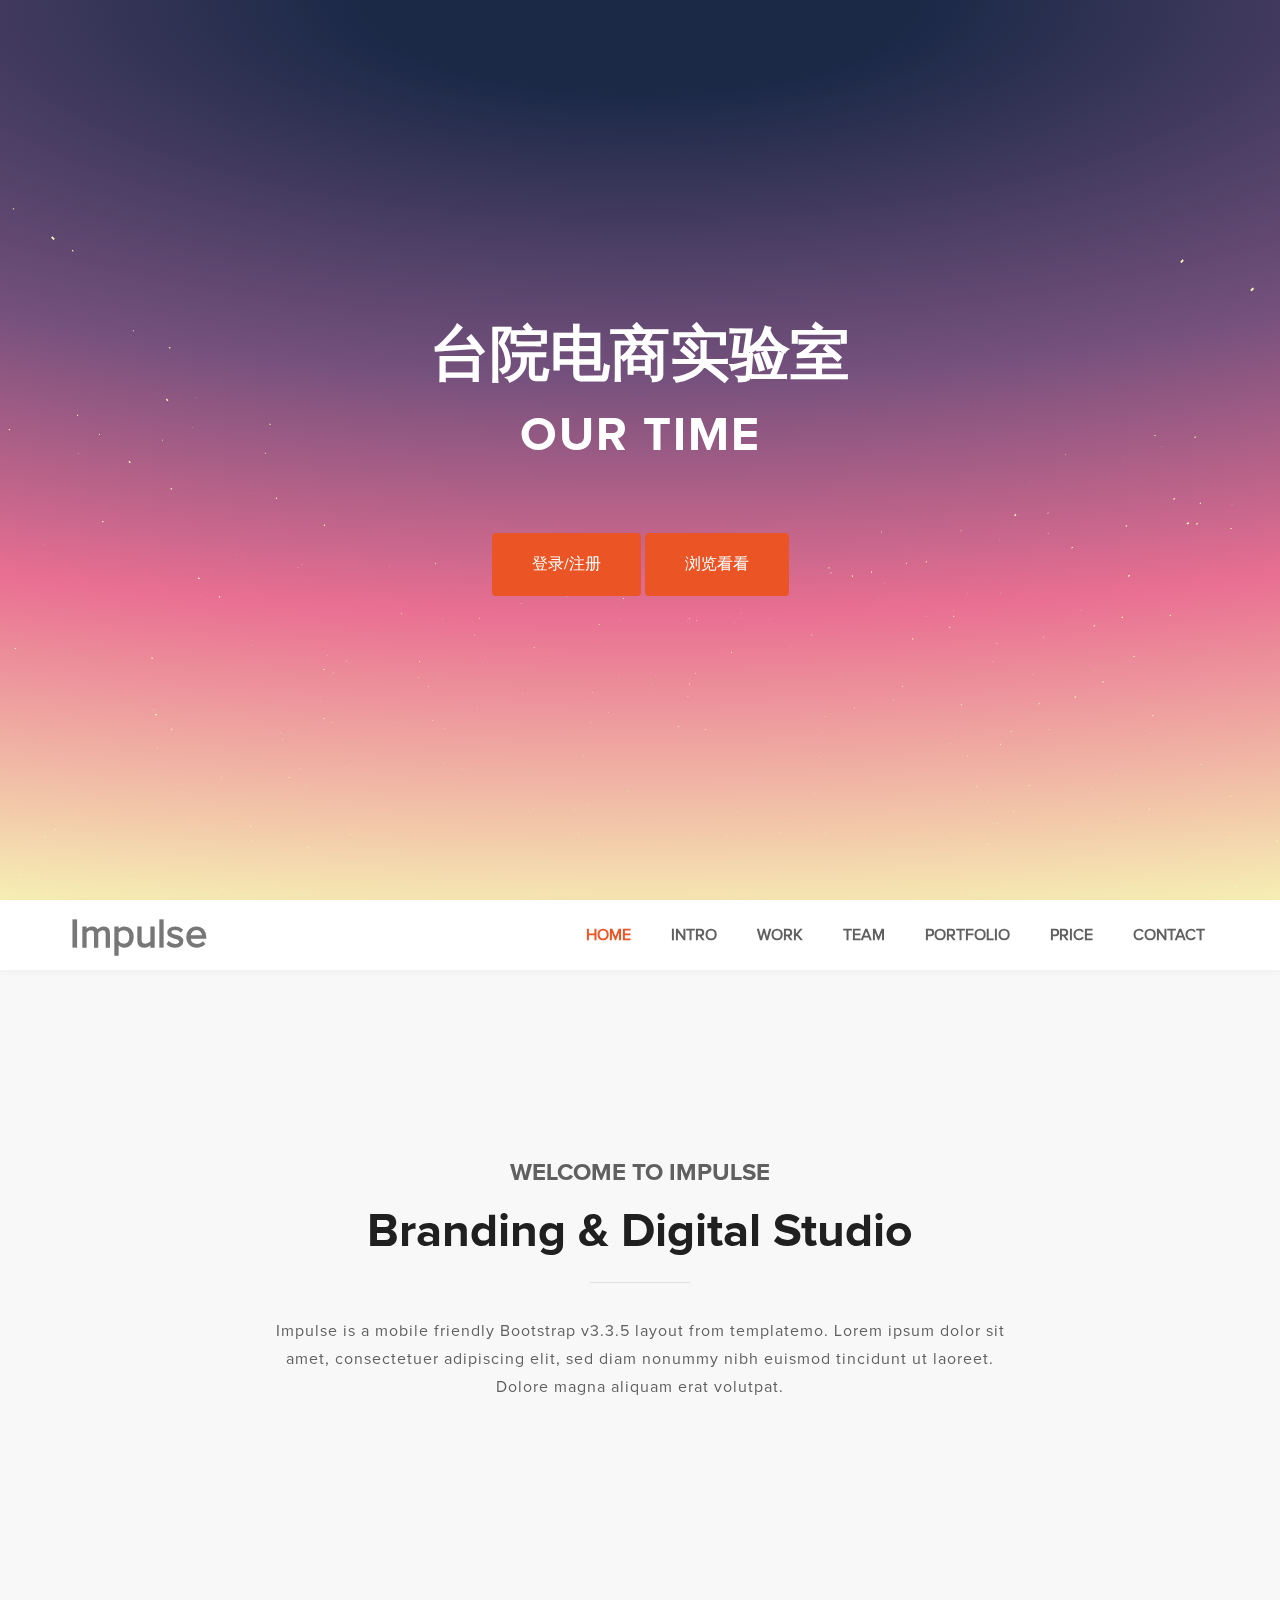
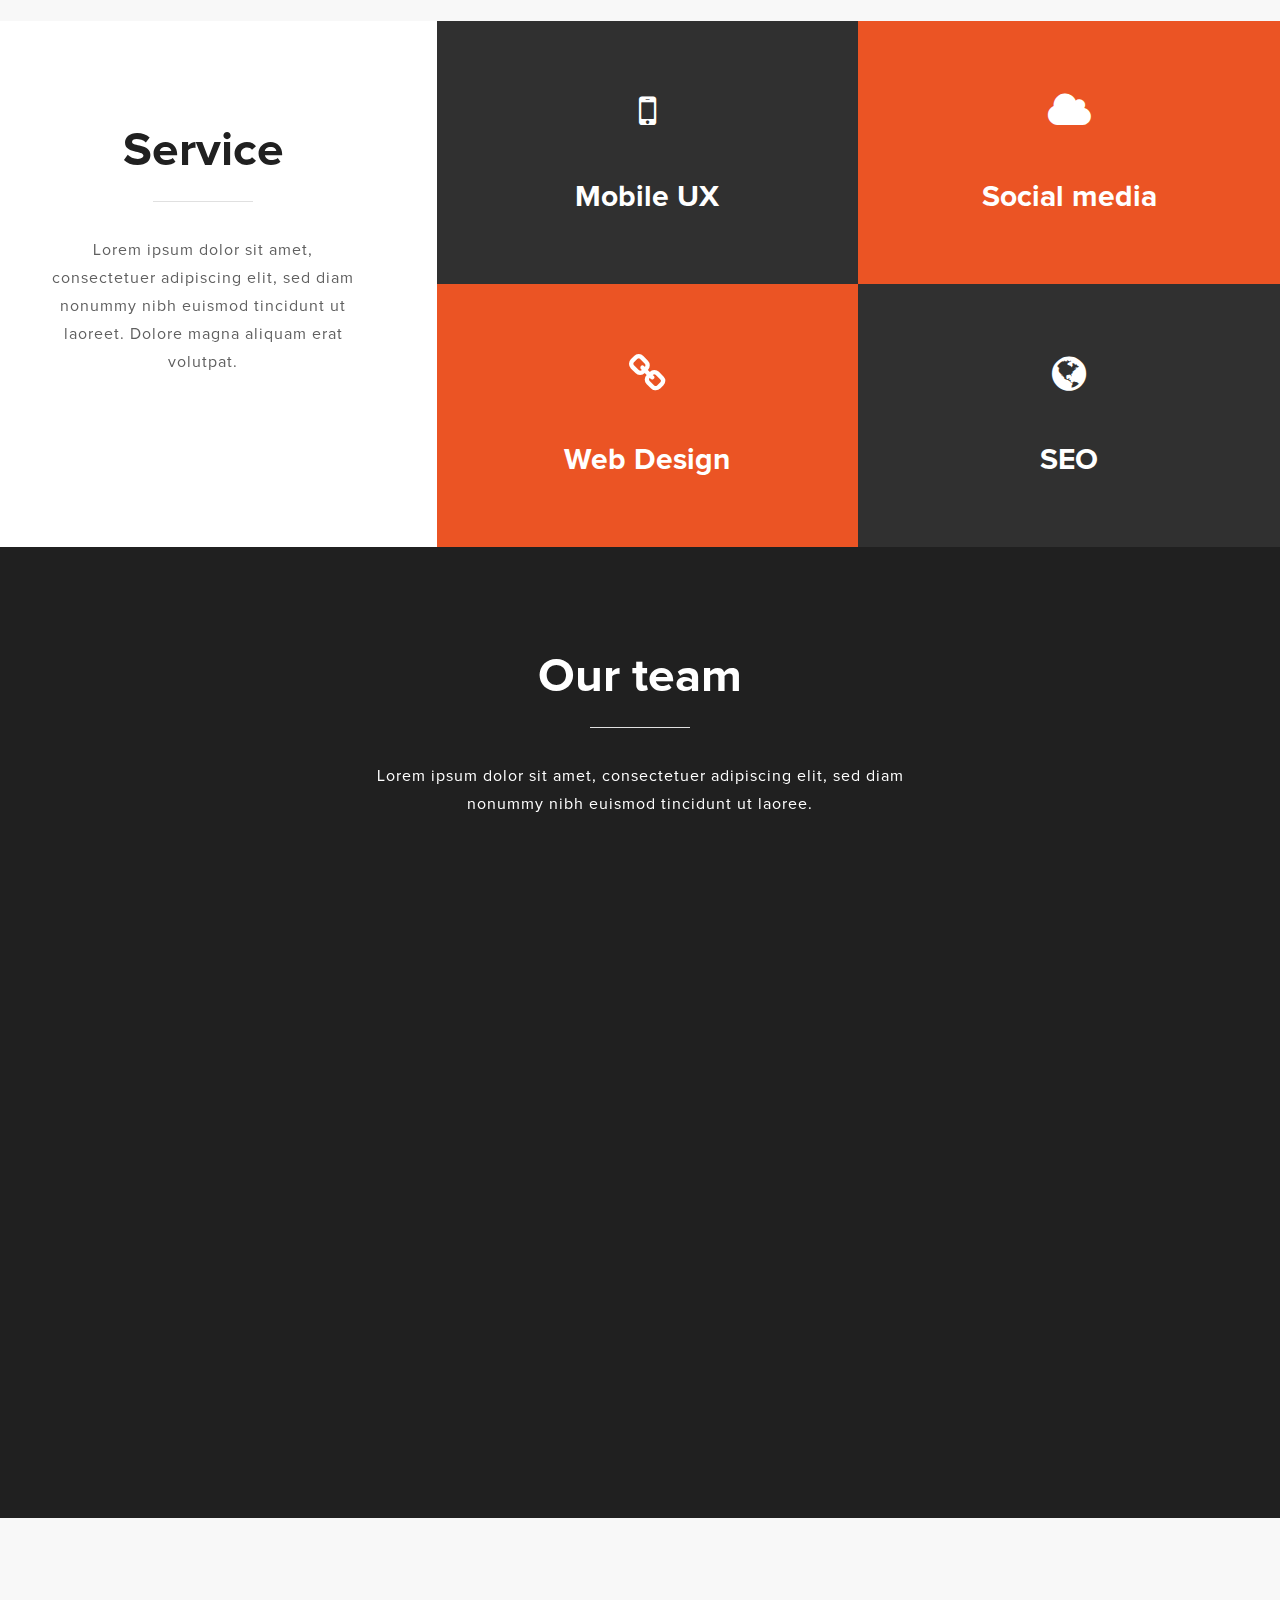
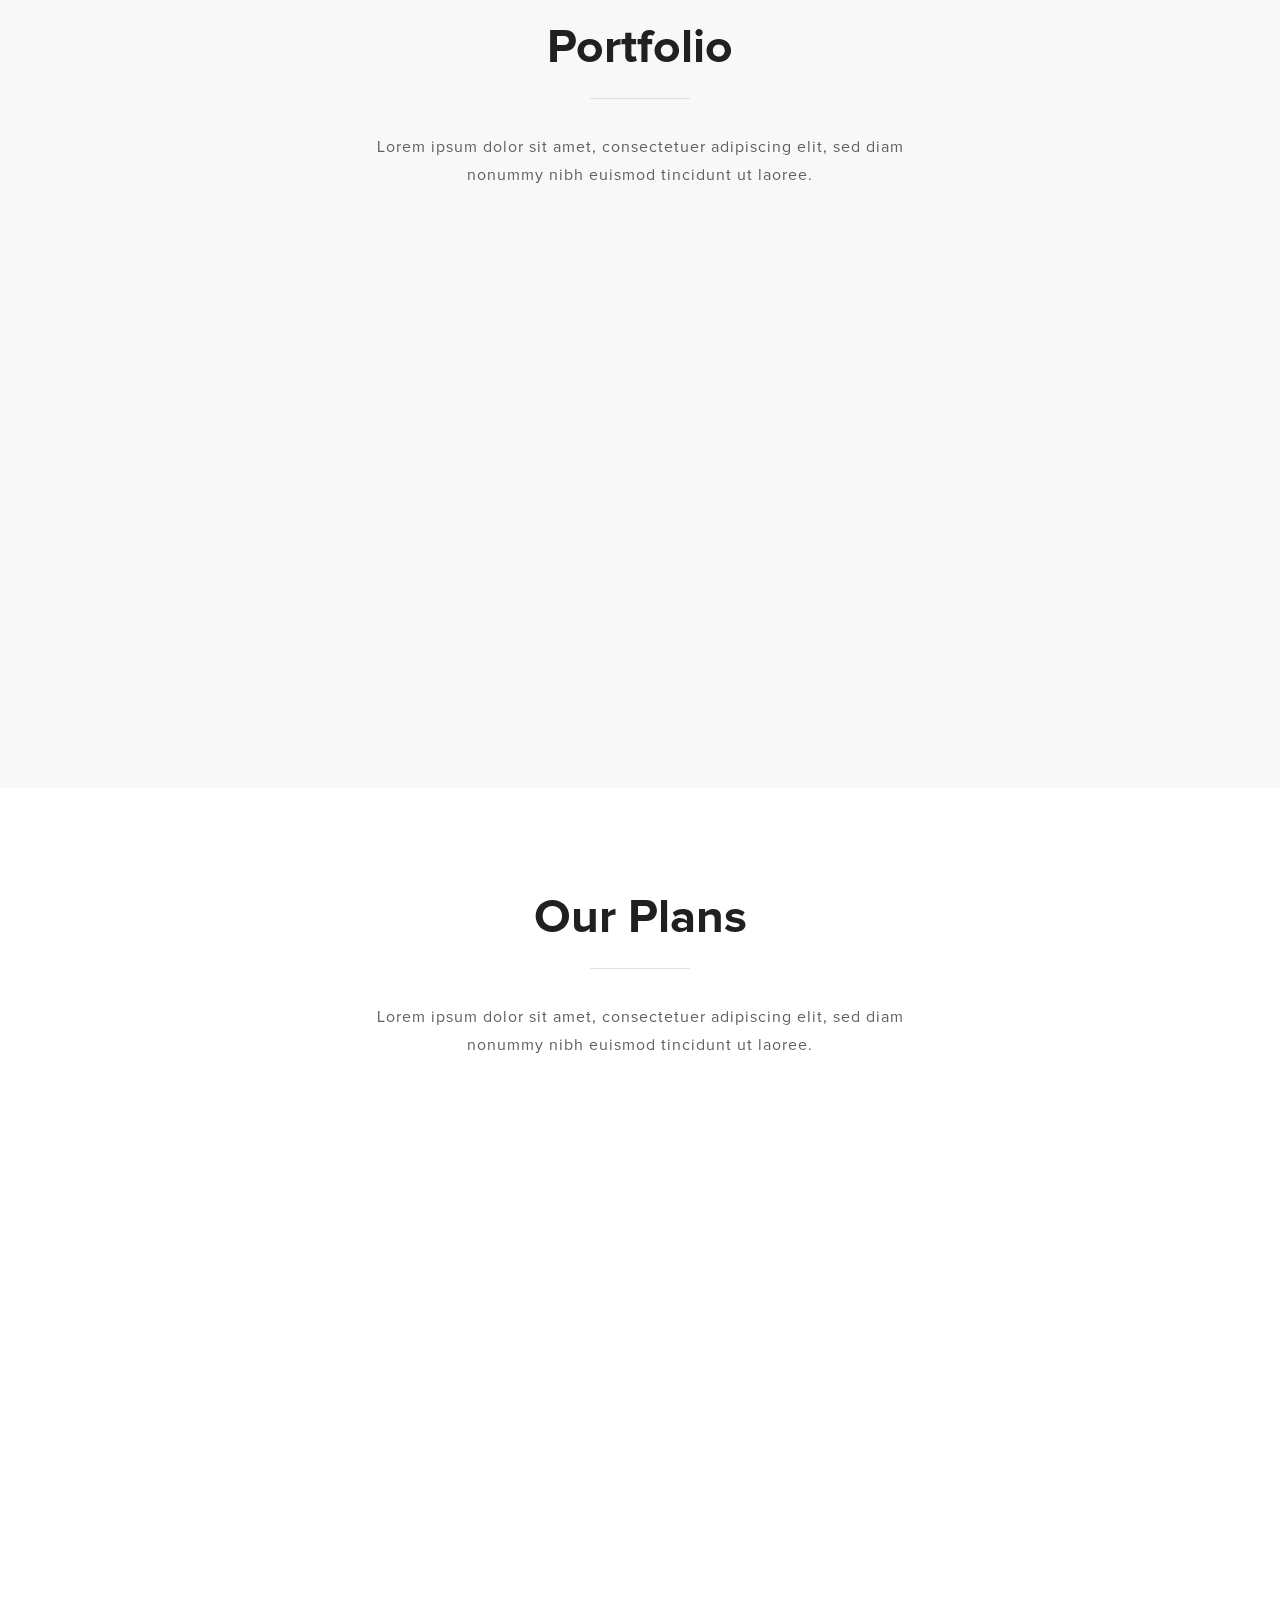
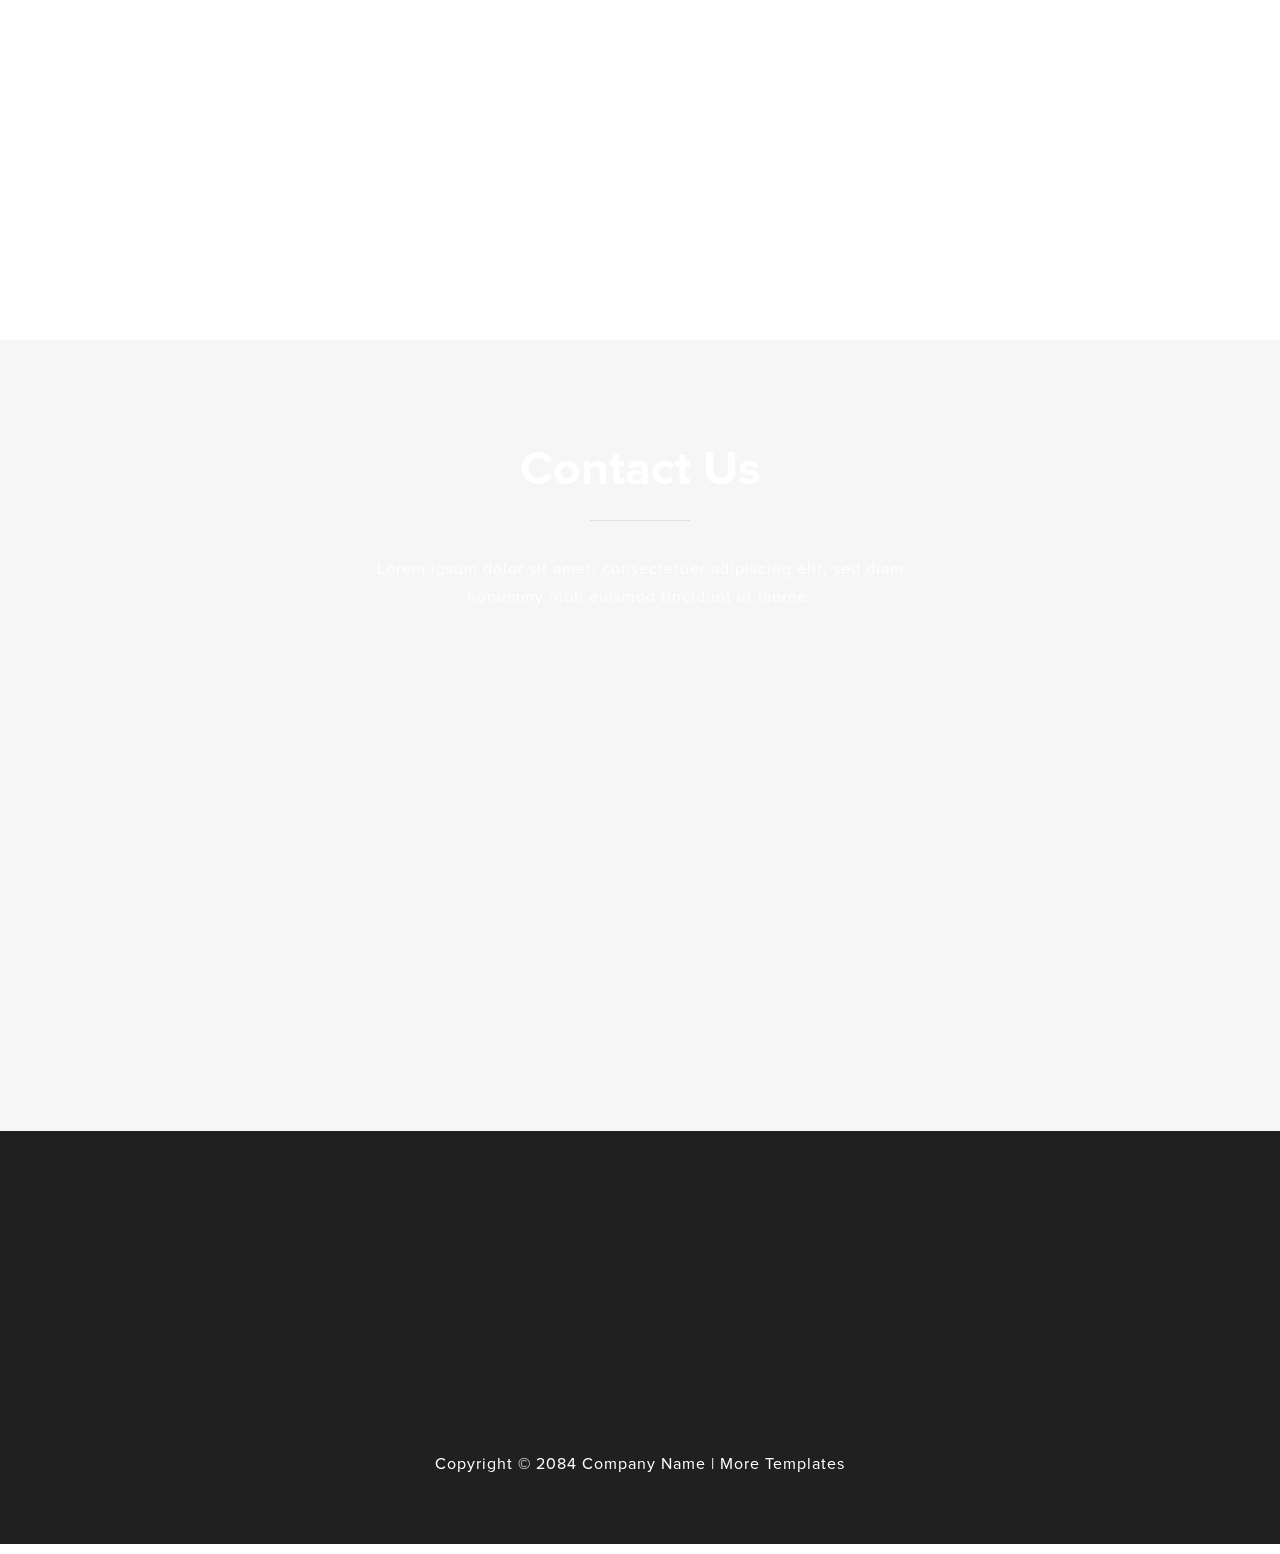
<file: tzcec_night/index.html>
<!DOCTYPE html>
<html lang="en">
<head>
<title>台州学院-电商实验室夜间版</title>
<meta charset="utf-8">
<meta http-equiv="X-UA-Compatible" content="IE=Edge">
<meta name="viewport" content="width=device-width, initial-scale=1">
<meta name="keywords" content="">
<meta name="description" content="">
<!-- STYLESHEET CSS FILES -->
<link rel="stylesheet" href="css/bootstrap.min.css">
<link rel="stylesheet" href="css/animate.min.css">
<link rel="stylesheet" href="css/font-awesome.min.css">
<link rel="stylesheet" href="css/nivo-lightbox.css">
<link rel="stylesheet" href="css/nivo_themes/default/default.css">
<link rel="stylesheet" href="css/stars.css" />
<link rel="stylesheet" href="css/templatemo-style.css">

</head>
<body data-spy="scroll" data-target=".navbar-collapse" data-offset="50">
<!-- preloader section -->
<div class="preloader">
  <div class="sk-spinner sk-spinner-rotating-plane"></div>
</div>
<!-- home section -->
<section id="home">
  	
  <div class="container">
    <div class="stars">
  		
  </div>
    <div class="row">
      <div class="col-md-12 col-sm-12">
        <h1 class="wow bounceInDown rotate">台院电商实验室</h1>
        <h2 class="wow bounce">OUR TIME</h2>
        <a href="#" class="btn btn-default smoothScroll">登录/注册</a>
        <a href="#intro" class="btn btn-default smoothScroll">浏览看看</a></div>
    </div>
  </div>
</section>
<!-- navigation section -->
<div class="navbar navbar-default navbar-static-top" role="navigation">
  <div class="container">
    <div class="navbar-header">
      <button class="navbar-toggle" data-toggle="collapse" data-target=".navbar-collapse"> <span class="icon icon-bar"></span> <span class="icon icon-bar"></span> <span class="icon icon-bar"></span> </button>
      <a href="#" class="navbar-brand">Impulse</a></div>
    <div class="collapse navbar-collapse">
      <ul class="nav navbar-nav navbar-right">
        <li><a href="#home" class="smoothScroll">HOME</a></li>
        <li><a href="#intro" class="smoothScroll">INTRO</a></li>
        <li><a href="#work" class="smoothScroll">WORK</a></li>
        <li><a href="#team" class="smoothScroll">TEAM</a></li>
        <li><a href="#portfolio" class="smoothScroll">PORTFOLIO</a></li>
        <li><a href="#price" class="smoothScroll">PRICE</a></li>
        <li><a href="#contact" class="smoothScroll">CONTACT</a></li>
      </ul>
    </div>
  </div>
</div>
<!-- intro section -->
<section id="intro">
  <div class="container">
    <div class="row">
      <div class="col-md-offset-2 col-md-8 col-sm-offset-1 col-sm-10 title">
        <h4>WELCOME TO IMPULSE</h4>
        <h2>Branding &amp; Digital Studio</h2>
        <hr>
        <p>Impulse is a mobile friendly Bootstrap v3.3.5 layout from templatemo. Lorem ipsum dolor sit amet, consectetuer adipiscing elit, sed diam nonummy nibh euismod tincidunt ut laoreet. Dolore magna aliquam erat volutpat.</p>
      </div>
    </div>
  </div>
</section>
<div class="copyrights">Collect from </div>
<!-- work section -->
<section id="work">
  <div class="container">
    <div class="row">
      <div class="col-md-4 col-sm-4 title">
        <h2>Service</h2>
        <hr>
        <p>Lorem ipsum dolor sit amet, consectetuer adipiscing elit, sed diam nonummy nibh euismod tincidunt ut laoreet. Dolore magna aliquam erat volutpat.</p>
      </div>
      <div class="col-md-8 col-sm-8">
        <div class="col-md-6 col-sm-6 bg-black"> <i class="fa fa-mobile"></i>
          <h3>Mobile UX</h3>
        </div>
        <div class="col-md-6 col-sm-6 bg-red"> <i class="fa fa-cloud"></i>
          <h3>Social media</h3>
        </div>
        <div class="col-md-6 col-sm-6 bg-red"> <i class="fa fa-link"></i>
          <h3>Web Design</h3>
        </div>
        <div class="col-md-6 col-sm-6 bg-black"> <i class="fa fa-globe"></i>
          <h3>SEO</h3>
        </div>
      </div>
    </div>
  </div>
</section>
<!-- team section -->
<section id="team">
  <div class="container">
    <div class="row">
      <div class="col-md-offset-3 col-md-6 col-sm-offset-2 col-sm-8 title">
        <h2>Our team</h2>
        <hr>
        <p>Lorem ipsum dolor sit amet, consectetuer adipiscing elit, sed diam nonummy nibh euismod tincidunt ut laoree.</p>
      </div>
      <div class="col-md-4 col-sm-4 col-xs-6 wow fadeIn" data-wow-delay="0.9s"><img src="img/team1.jpg" class="img-responsive" alt="team img">
        <div class="team-des">
          <h4>Tracy</h4>
          <h3>Designer</h3>
        </div>
      </div>
      <div class="col-md-4 col-sm-4 col-xs-6 wow fadeIn" data-wow-delay="1.3s"><img src="img/team2.jpg" class="img-responsive" alt="team img">
        <div class="team-des">
          <h4>Linda</h4>
          <h3>Manager</h3>
        </div>
      </div>
      <div class="col-md-4 col-sm-4 col-xs-6 wow fadeIn" data-wow-delay="1.6s"><img src="img/team3.jpg" class="img-responsive" alt="team img">
        <div class="team-des">
          <h4>Mary</h4>
          <h3>Developer</h3>
        </div>
      </div>
    </div>
  </div>
</section>
<!-- portfolio section -->
<div id="portfolio">
  <div class="container">
    <div class="row">
      <div class="col-md-offset-3 col-md-6 col-sm-offset-2 col-sm-8 title">
        <h2>Portfolio</h2>
        <hr>
        <p>Lorem ipsum dolor sit amet, consectetuer adipiscing elit, sed diam nonummy nibh euismod tincidunt ut laoree.</p>
      </div>
      <div class="col-md-12 col-sm-12"></div>
      <div class="col-md-3 col-sm-3 wow fadeIn" data-wow-delay="0.6s"><a href="img/portfolio-img1.jpg" data-lightbox-gallery="portfolio-gallery"><img src="img/portfolio-img1.jpg" alt="portfolio img"></a></div>
      <div class="col-md-3 col-sm-3 wow fadeIn" data-wow-delay="0.6s"><a href="img/portfolio-img2.jpg" data-lightbox-gallery="portfolio-gallery"><img src="img/portfolio-img2.jpg" alt="portfolio img"></a></div>
      <div class="col-md-3 col-sm-3 wow fadeIn" data-wow-delay="0.6s"><a href="img/portfolio-img3.jpg" data-lightbox-gallery="portfolio-gallery"><img src="img/portfolio-img3.jpg" alt="portfolio img"></a></div>
      <div class="col-md-3 col-sm-3 wow fadeIn" data-wow-delay="0.6s"><a href="img/portfolio-img4.jpg" data-lightbox-gallery="portfolio-gallery"><img src="img/portfolio-img4.jpg" alt="portfolio img"></a></div>
      <div class="col-md-3 col-sm-3 wow fadeIn" data-wow-delay="0.6s"><a href="img/portfolio-img5.jpg" data-lightbox-gallery="portfolio-gallery"><img src="img/portfolio-img5.jpg" alt="portfolio img"></a></div>
      <div class="col-md-3 col-sm-3 wow fadeIn" data-wow-delay="0.6s"><a href="img/portfolio-img6.jpg" data-lightbox-gallery="portfolio-gallery"><img src="img/portfolio-img6.jpg" alt="portfolio img"></a></div>
      <div class="col-md-3 col-sm-3 wow fadeIn" data-wow-delay="0.6s"><a href="img/portfolio-img7.jpg" data-lightbox-gallery="portfolio-gallery"><img src="img/portfolio-img7.jpg" alt="portfolio img"></a></div>
      <div class="col-md-3 col-sm-3 wow fadeIn" data-wow-delay="0.6s"><a href="img/portfolio-img8.jpg" data-lightbox-gallery="portfolio-gallery"><img src="img/portfolio-img8.jpg" alt="portfolio img"></a></div>
    </div>
  </div>
</div>
<!-- price section -->
<div id="price">
  <div class="container">
    <div class="col-md-offset-3 col-md-6 col-sm-offset-2 col-sm-8 title">
      <h2>Our Plans</h2>
      <hr>
      <p>Lorem ipsum dolor sit amet, consectetuer adipiscing elit, sed diam nonummy nibh euismod tincidunt ut laoree.</p>
    </div>
    <div class="col-md-4 col-sm-6">
      <div class="plan wow bounceIn" data-wow-delay="0.3s">
        <div class="plan_title">
          <h3>Basic</h3>
        </div>
        <div class="plan_sub_title">
          <h2>$ 25</h2>
          <small>Per month</small> </div>
        <ul>
          <li>5 ACCOUNTS</li>
          <li>20 GB SPACE</li>
          <li>20 BASIC THEMES</li>
        </ul>
        <button class="btn btn-warning">Get started</button>
      </div>
    </div>
    <div class="col-md-4 col-sm-6">
      <div class="plan wow bounceIn" data-wow-delay="0.6s">
        <div class="plan_title">
          <h3>Business</h3>
        </div>
        <div class="plan_sub_title">
          <h2>$ 50</h2>
          <small>per month</small> </div>
        <ul>
          <li>10 ACCOUNTS</li>
          <li>50 GB SPACE</li>
          <li>30 PRO THEMES</li>
        </ul>
        <button class="btn btn-warning">Get started</button>
      </div>
    </div>
    <div class="col-md-4 col-sm-6">
      <div class="plan wow bounceIn" data-wow-delay="0.9s">
        <div class="plan_title">
          <h3>Professional</h3>
        </div>
        <div class="plan_sub_title">
          <h2>$ 75</h2>
          <small>per month</small> </div>
        <ul>
          <li>20 ACCOUNTS</li>
          <li>100 GB SPACE</li>
          <li>60 PRO THEMES</li>
        </ul>
        <button class="btn btn-warning">Get started</button>
      </div>
    </div>
  </div>
</div>
<!-- contact section -->
<section id="contact">
  <div class="container">
    <div class="row">
      <div class="col-md-offset-3 col-md-6 col-sm-offset-2 col-sm-8 title">
        <h2>Contact Us</h2>
        <hr>
        <p>Lorem ipsum dolor sit amet, consectetuer adipiscing elit, sed diam nonummy nibh euismod tincidunt ut laoree.</p>
      </div>
      <div class="col-md-offset-3 col-md-6 col-sm-offset-2 col-sm-8 contact-form wow fadeInUp" data-wow-delay="0.9s">
        <form action="#" method="post">
          <input type="text" class="form-control" placeholder="Name">
          <input type="email" class="form-control" placeholder="Email">
          <textarea class="form-control" placeholder="Message" rows="6"></textarea>
          <input type="submit" class="form-control" value="SEND EMAIL">
        </form>
      </div>
    </div>
  </div>
</section>
<!-- google map section -->
<!-- footer section -->
<footer>
  <div class="container">
    <div class="row">
      <div class="col-md-12 col-sm-12">
        <h2 class="wow fadeIn" data-wow-delay="0.9s">Follow Us</h2>
        <ul class="social-icon">
          <li><a href="#" class="fa fa-facebook wow bounceIn" data-wow-delay="0.3s"></a></li>
          <li><a href="#" class="fa fa-twitter wow bounceIn" data-wow-delay="0.6s"></a></li>
          <li><a href="#" class="fa fa-behance wow bounceIn" data-wow-delay="0.9s"></a></li>
          <li><a href="#" class="fa fa-dribbble wow bounceIn" data-wow-delay="0.9s"></a></li>
          <li><a href="#" class="fa fa-github wow bounceIn" data-wow-delay="0.9s"></a></li>
          <li><a href="#" class="fa fa-android wow bounceIn" data-wow-delay="0.9s"></a></li>
          <li><a href="#" class="fa fa-phone wow bounceIn" data-wow-delay="0.9s"></a></li>
        </ul>
      </div>
      <div class="col-md-12 col-sm-12 copyright">
        <p>Copyright © 2084 Company Name | More Templates </p>
      </div>
    </div>
  </div>
</footer>
<!-- JAVASCRIPT JS FILES --> 
<script src="js/jquery.js"></script> 
<script src="js/bootstrap.min.js"></script> 
<script src="js/nivo-lightbox.min.js"></script> 
<script src="js/smoothscroll.js"></script> 
<script src="js/jquery.sticky.js"></script> 
<script src="js/jquery.parallax.js"></script> 
<script src="js/wow.min.js"></script>
<script src="js/app.js"></script>
<script src="js/custom.js"></script>
</body>
</html>
</file>
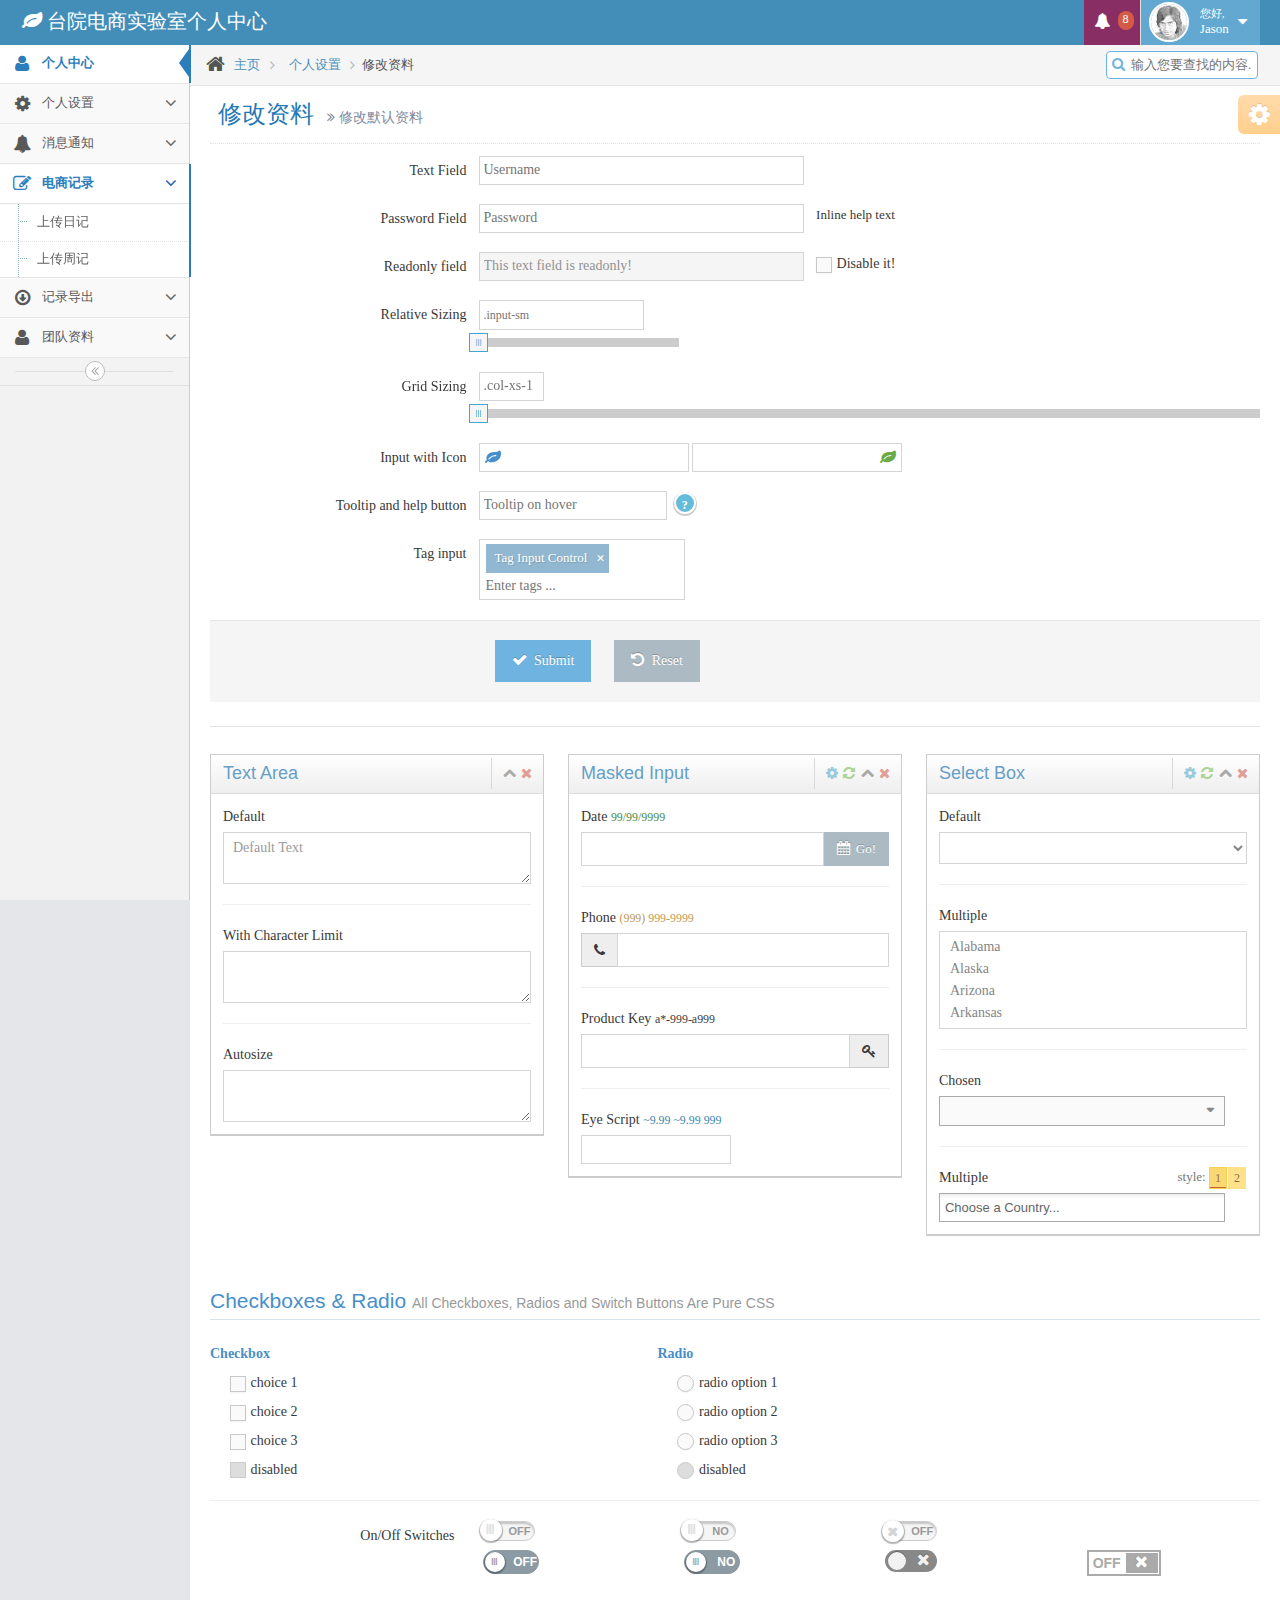
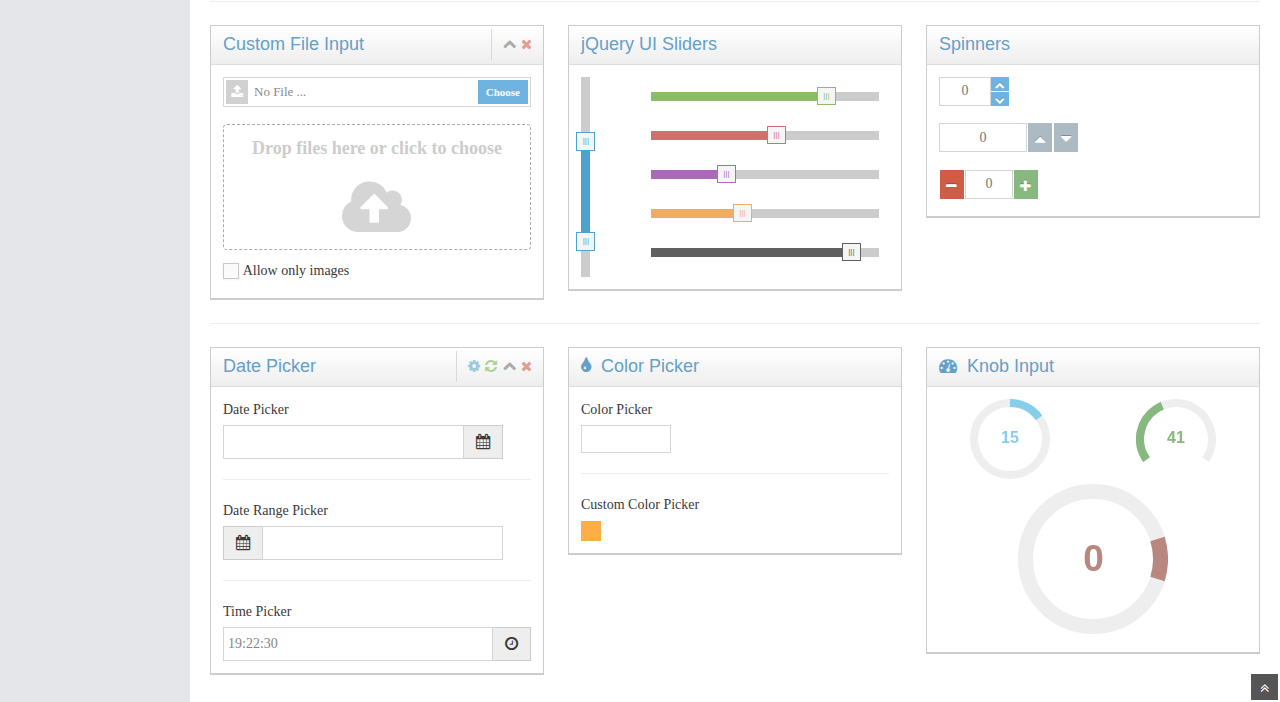
<file: tzcecBackAdmin/tzc_1_2.html>
<!DOCTYPE html>
<html lang="en">
	<head>
		<meta charset="utf-8" />
		<title>台院电商实验室-个人中心</title>
		<meta name="keywords" content="Bootstrap模版,Bootstrap模版下载,Bootstrap教程,Bootstrap中文" />
		<meta name="description" content="台州学院,电子商务,电子商务实验室,实验室,理成庚" />
		<meta name="viewport" content="width=device-width, initial-scale=1.0" />
		<link rel="stylesheet" href="assets/css/bootstrap.min.css" />
		<link rel="stylesheet" href="assets/css/font-awesome.min.css" />
		<!-- page specific plugin styles -->

		<link rel="stylesheet" href="assets/css/jquery-ui-1.10.3.custom.min.css" />
		<link rel="stylesheet" href="assets/css/chosen.css" />
		<link rel="stylesheet" href="assets/css/datepicker.css" />
		<link rel="stylesheet" href="assets/css/bootstrap-timepicker.css" />
		<link rel="stylesheet" href="assets/css/daterangepicker.css" />
		<link rel="stylesheet" href="assets/css/colorpicker.css" />

		<!-- fonts -->
		<link rel="stylesheet" href="assets/css/ace.min.css" />
		<link rel="stylesheet" href="assets/css/ace-rtl.min.css" />
		<link rel="stylesheet" href="assets/css/ace-skins.min.css" />
		<script src="assets/js/ace-extra.min.js"></script>
	</head>

	<body>
		<div class="navbar navbar-default" id="navbar">
			<script type="text/javascript">
				try{ace.settings.check('navbar' , 'fixed')}catch(e){}
			</script>

			<div class="navbar-container" id="navbar-container">
				<div class="navbar-header pull-left">
					<a href="#" class="navbar-brand">
						<small>
							<i class="icon-leaf"></i>
							台院电商实验室个人中心
						</small>
					</a><!-- /.brand -->
				</div><!-- /.navbar-header -->

				<div class="navbar-header pull-right" role="navigation">
					<ul class="nav ace-nav">

						<li class="purple">
							<a data-toggle="dropdown" class="dropdown-toggle" href="javascript:void(0)">
								<i class="icon-bell-alt "></i>
								<span class="badge badge-important">8</span>
							</a>

							<ul class="pull-right dropdown-navbar navbar-pink dropdown-menu dropdown-caret dropdown-close">
								<li class="dropdown-header">
									<i class="icon-warning-sign"></i>
									8 条通知
								</li>

								<li>
									<a href="#">
										<div class="clearfix">
											<span class="pull-left">
												<i class="btn btn-xs no-hover btn-pink icon-tasks"></i>
												本周任务
											</span>
											<span class="pull-right badge badge-info">+12</span>
										</div>
									</a>
								</li>

								<li>
									<a href="#">
										<div class="clearfix">
											<span class="pull-left">
												<i class="btn btn-xs no-hover btn-success icon-group"></i>
												团队动态
											</span>
											<span class="pull-right badge badge-success">+8</span>
										</div>
									</a>
								</li>
								<li>
									<a href="#">
										<div class="clearfix">
											<span class="pull-left">
												<i class="btn btn-xs no-hover btn-success icon-envelope"></i>
												回复消息
											</span>
											<span class="pull-right badge badge-success">+3</span>
										</div>
									</a>
								</li>
							</ul>
						</li>


						<li class="light-blue">
							<a data-toggle="dropdown" href="javascript:void(0)" class="dropdown-toggle">
								<img class="nav-user-photo" src="assets/avatars/user.jpg" alt="Jason's Photo" />
								<span class="user-info">
									<small>您好,</small>
									Jason
								</span>

								<i class="icon-caret-down"></i>
							</a>

							<ul class="user-menu pull-right dropdown-menu dropdown-yellow dropdown-caret dropdown-close">
								<li>
									<a href="#">
										<i class="icon-cog"></i>
										个人设置
									</a>
								</li>

								<li>
									<a href="#">
										<i class="icon-user"></i>
										账户
									</a>
								</li>

								<li class="divider"></li>

								<li>
									<a href="#">
										<i class="icon-off"></i>
										退出
									</a>
								</li>
							</ul>
						</li>
					</ul><!-- /.ace-nav -->
				</div><!-- /.navbar-header -->
			</div><!-- /.container -->
		</div>

		<div class="main-container" id="main-container">
			<script type="text/javascript">
				try{ace.settings.check('main-container' , 'fixed')}catch(e){}
			</script>

			<div class="main-container-inner">
				<a class="menu-toggler" id="menu-toggler" href="#">
					<span class="menu-text"></span>
				</a>

				<div class="sidebar" id="sidebar">
					<script type="text/javascript">
						try{ace.settings.check('sidebar' , 'fixed')}catch(e){}
					</script>

					

					<ul class="nav nav-list">
						<li class="active">
							<a href="index.html">
								<i class="icon-user"></i>
								<span class="menu-text"> 个人中心 </span>
							</a>
						</li>

						<li>
							<a href="#" class="dropdown-toggle">
								<i class="icon-cog"></i>
								<span class="menu-text"> 个人设置 </span>

								<b class="arrow icon-angle-down"></b>
							</a>

							<ul class="submenu">
								<li>
									<a href="elements.html">
										<i class="icon-double-angle-right"></i>
										更换头像
									</a>
								</li>

								<li>
									<a href="buttons.html">
										<i class="icon-double-angle-right"></i>
										修改资料
									</a>
								</li>

							</ul>
						</li>

						<li>
							<a href="#" class="dropdown-toggle">
								<i class="icon-bell-alt"></i>
								<span class="menu-text"> 消息通知 </span>

								<b class="arrow icon-angle-down"></b>
							</a>

							<ul class="submenu">
								<li>
									<a href="tables.html">
										<i class="icon-double-angle-right"></i>
										本周任务
									</a>
								</li>

								<li>
									<a href="jqgrid.html">
										<i class="icon-double-angle-right"></i>
										团队动态
									</a>
								</li>
								<li>
									<a href="jqgrid.html">
										<i class="icon-double-angle-right"></i>
										回复消息
									</a>
								</li>
								<li>
									<a href="jqgrid.html">
										<i class="icon-double-angle-right"></i>
										资料更新
									</a>
								</li>
							</ul>
						</li>

						<li class="active open">
							<a href="#" class="dropdown-toggle">
								<i class="icon-edit"></i>
								<span class="menu-text"> 电商记录 </span>

								<b class="arrow icon-angle-down"></b>
							</a>

							<ul class="submenu">
								<li>
									<a href="form-elements.html">
										<i class="icon-double-angle-right"></i>
										上传日记
									</a>
								</li>

								<li>
									<a href="form-wizard.html">
										<i class="icon-double-angle-right"></i>
										上传周记
									</a>
								</li>

							</ul>
						</li>


						<li>
							<a href="#" class="dropdown-toggle">
								<i class="icon-download"></i>
								<span class="menu-text"> 记录导出 </span>

								<b class="arrow icon-angle-down"></b>
							</a>

							<ul class="submenu">
								<li>
									<a href="profile.html">
										<i class="icon-double-angle-right"></i>
										日记下载
									</a>
								</li>

								<li>
									<a href="inbox.html">
										<i class="icon-double-angle-right"></i>
										周记下载
									</a>
								</li>

							</ul>
						</li>

						<li>
							<a href="#" class="dropdown-toggle">
								<i class="icon-user"></i>

								<span class="menu-text">
									团队资料
								</span>

								<b class="arrow icon-angle-down"></b>
							</a>

							<ul class="submenu">
								<li>
									<a href="faq.html">
										<i class="icon-double-angle-right"></i>
										团队排行榜
									</a>
								</li>

								<li>
									<a href="error-404.html">
										<i class="icon-double-angle-right"></i>
										团队首页照片
									</a>
								</li>

								<li>
									<a href="error-500.html">
										<i class="icon-double-angle-right"></i>
										团队首页资料
									</a>
								</li>

								
							</ul>
						</li>
					</ul><!-- /.nav-list -->

					<div class="sidebar-collapse" id="sidebar-collapse">
						<i class="icon-double-angle-left" data-icon1="icon-double-angle-left" data-icon2="icon-double-angle-right"></i>
					</div>

					<script type="text/javascript">
						try{ace.settings.check('sidebar' , 'collapsed')}catch(e){}
					</script>
				</div>

				<div class="main-content">
					<div class="breadcrumbs" id="breadcrumbs">
						<script type="text/javascript">
							try{ace.settings.check('breadcrumbs' , 'fixed')}catch(e){}
						</script>

						<ul class="breadcrumb">
							<li>
								<i class="icon-home home-icon"></i>
								<a href="#">主页</a>
							</li>

							<li>
								<a href="#">个人设置</a>
							</li>
							<li class="active">修改资料</li>
						</ul><!-- .breadcrumb -->

						<div class="nav-search" id="nav-search">
							<form class="form-search">
								<span class="input-icon">
									<input type="text" placeholder="输入您要查找的内容..." class="nav-search-input" id="nav-search-input" autocomplete="off" />
									<i class="icon-search nav-search-icon"></i>
								</span>
							</form>
						</div><!-- #nav-search -->
					</div>

					<div class="page-content">
						<!-- 修改资料标题开始 -->
						<div class="page-header">
							<h1>
								修改资料
								<small>
									<i class="icon-double-angle-right"></i>
									修改默认资料
								</small>
							</h1>
						</div>
						<!-- 修改资料标题结束 -->
						<div class="row">
							<div class="col-xs-12">
								<!-- 内容区域开始 -->
								<!-- 个人设置	 -->
								<!-- 修改资料开始 -->
																<form class="form-horizontal" role="form">
									<div class="form-group">
										<label class="col-sm-3 control-label no-padding-right" for="form-field-1"> Text Field </label>

										<div class="col-sm-9">
											<input type="text" id="form-field-1" placeholder="Username" class="col-xs-10 col-sm-5" />
										</div>
									</div>

									<div class="space-4"></div>

									<div class="form-group">
										<label class="col-sm-3 control-label no-padding-right" for="form-field-2"> Password Field </label>

										<div class="col-sm-9">
											<input type="password" id="form-field-2" placeholder="Password" class="col-xs-10 col-sm-5" />
											<span class="help-inline col-xs-12 col-sm-7">
												<span class="middle">Inline help text</span>
											</span>
										</div>
									</div>

									<div class="space-4"></div>

									<div class="form-group">
										<label class="col-sm-3 control-label no-padding-right" for="form-input-readonly"> Readonly field </label>

										<div class="col-sm-9">
											<input readonly="" type="text" class="col-xs-10 col-sm-5" id="form-input-readonly" value="This text field is readonly!" />
											<span class="help-inline col-xs-12 col-sm-7">
												<label class="middle">
													<input class="ace" type="checkbox" id="id-disable-check" />
													<span class="lbl"> Disable it!</span>
												</label>
											</span>
										</div>
									</div>

									<div class="space-4"></div>

									<div class="form-group">
										<label class="col-sm-3 control-label no-padding-right" for="form-field-4">Relative Sizing</label>

										<div class="col-sm-9">
											<input class="input-sm" type="text" id="form-field-4" placeholder=".input-sm" />
											<div class="space-2"></div>

											<div class="help-block" id="input-size-slider"></div>
										</div>
									</div>

									<div class="form-group">
										<label class="col-sm-3 control-label no-padding-right" for="form-field-5">Grid Sizing</label>

										<div class="col-sm-9">
											<div class="clearfix">
												<input class="col-xs-1" type="text" id="form-field-5" placeholder=".col-xs-1" />
											</div>

											<div class="space-2"></div>

											<div class="help-block" id="input-span-slider"></div>
										</div>
									</div>

									<div class="form-group">
										<label class="col-sm-3 control-label no-padding-right">Input with Icon</label>

										<div class="col-sm-9">
											<span class="input-icon">
												<input type="text" id="form-field-icon-1" />
												<i class="icon-leaf blue"></i>
											</span>

											<span class="input-icon input-icon-right">
												<input type="text" id="form-field-icon-2" />
												<i class="icon-leaf green"></i>
											</span>
										</div>
									</div>

									<div class="space-4"></div>

									<div class="form-group">
										<label class="col-sm-3 control-label no-padding-right" for="form-field-6">Tooltip and help button</label>

										<div class="col-sm-9">
											<input data-rel="tooltip" type="text" id="form-field-6" placeholder="Tooltip on hover" title="Hello Tooltip!" data-placement="bottom" />
											<span class="help-button" data-rel="popover" data-trigger="hover" data-placement="left" data-content="More details." title="Popover on hover">?</span>
										</div>
									</div>

									<div class="space-4"></div>

									<div class="form-group">
										<label class="col-sm-3 control-label no-padding-right" for="form-field-tags">Tag input</label>

										<div class="col-sm-9">
											<input type="text" name="tags" id="form-field-tags" value="Tag Input Control" placeholder="Enter tags ..." />
										</div>
									</div>

									<div class="clearfix form-actions">
										<div class="col-md-offset-3 col-md-9">
											<button class="btn btn-info" type="button">
												<i class="icon-ok bigger-110"></i>
												Submit
											</button>

											&nbsp; &nbsp; &nbsp;
											<button class="btn" type="reset">
												<i class="icon-undo bigger-110"></i>
												Reset
											</button>
										</div>
									</div>

									<div class="hr hr-24"></div>

									<div class="row">
										<div class="col-xs-12 col-sm-4">
											<div class="widget-box">
												<div class="widget-header">
													<h4>Text Area</h4>

													<div class="widget-toolbar">
														<a href="#" data-action="collapse">
															<i class="icon-chevron-up"></i>
														</a>

														<a href="#" data-action="close">
															<i class="icon-remove"></i>
														</a>
													</div>
												</div>

												<div class="widget-body">
													<div class="widget-main">
														<div>
															<label for="form-field-8">Default</label>

															<textarea class="form-control" id="form-field-8" placeholder="Default Text"></textarea>
														</div>

														<hr />
														<div>
															<label for="form-field-9">With Character Limit</label>

															<textarea class="form-control limited" id="form-field-9" maxlength="50"></textarea>
														</div>

														<hr />
														<div>
															<label for="form-field-11">Autosize</label>

															<textarea id="form-field-11" class="autosize-transition form-control"></textarea>
														</div>
													</div>
												</div>
											</div>
										</div><!-- /span -->

										<div class="col-xs-12 col-sm-4">
											<div class="widget-box">
												<div class="widget-header">
													<h4>Masked Input</h4>

													<span class="widget-toolbar">
														<a href="#" data-action="settings">
															<i class="icon-cog"></i>
														</a>

														<a href="#" data-action="reload">
															<i class="icon-refresh"></i>
														</a>

														<a href="#" data-action="collapse">
															<i class="icon-chevron-up"></i>
														</a>

														<a href="#" data-action="close">
															<i class="icon-remove"></i>
														</a>
													</span>
												</div>

												<div class="widget-body">
													<div class="widget-main">
														<div>
															<label for="form-field-mask-1">
																Date
																<small class="text-success">99/99/9999</small>
															</label>

															<div class="input-group">
																<input class="form-control input-mask-date" type="text" id="form-field-mask-1" />
																<span class="input-group-btn">
																	<button class="btn btn-sm btn-default" type="button">
																		<i class="icon-calendar bigger-110"></i>
																		Go!
																	</button>
																</span>
															</div>
														</div>

														<hr />
														<div>
															<label for="form-field-mask-2">
																Phone
																<small class="text-warning">(999) 999-9999</small>
															</label>

															<div class="input-group">
																<span class="input-group-addon">
																	<i class="icon-phone"></i>
																</span>

																<input class="form-control input-mask-phone" type="text" id="form-field-mask-2" />
															</div>
														</div>

														<hr />
														<div>
															<label for="form-field-mask-3">
																Product Key
																<small class="text-error">a*-999-a999</small>
															</label>

															<div class="input-group">
																<input class="form-control input-mask-product" type="text" id="form-field-mask-3" />
																<span class="input-group-addon">
																	<i class="icon-key"></i>
																</span>
															</div>
														</div>

														<hr />
														<div>
															<label for="form-field-mask-4">
																Eye Script
																<small class="text-info">~9.99 ~9.99 999</small>
															</label>

															<div>
																<input class="input-medium input-mask-eyescript" type="text" id="form-field-mask-4" />
															</div>
														</div>
													</div>
												</div>
											</div>
										</div><!-- /span -->

										<div class="col-xs-12 col-sm-4">
											<div class="widget-box">
												<div class="widget-header">
													<h4>Select Box</h4>

													<span class="widget-toolbar">
														<a href="#" data-action="settings">
															<i class="icon-cog"></i>
														</a>

														<a href="#" data-action="reload">
															<i class="icon-refresh"></i>
														</a>

														<a href="#" data-action="collapse">
															<i class="icon-chevron-up"></i>
														</a>

														<a href="#" data-action="close">
															<i class="icon-remove"></i>
														</a>
													</span>
												</div>

												<div class="widget-body">
													<div class="widget-main">
														<div>
															<label for="form-field-select-1">Default</label>

															<select class="form-control" id="form-field-select-1">
																<option value="">&nbsp;</option>
																<option value="AL">Alabama</option>
																<option value="AK">Alaska</option>
																<option value="AZ">Arizona</option>
																<option value="AR">Arkansas</option>
																<option value="CA">California</option>
																<option value="CO">Colorado</option>
																<option value="CT">Connecticut</option>
																<option value="DE">Delaware</option>
																<option value="FL">Florida</option>
																<option value="GA">Georgia</option>
																<option value="HI">Hawaii</option>
																<option value="ID">Idaho</option>
																<option value="IL">Illinois</option>
																<option value="IN">Indiana</option>
																<option value="IA">Iowa</option>
																<option value="KS">Kansas</option>
																<option value="KY">Kentucky</option>
																<option value="LA">Louisiana</option>
																<option value="ME">Maine</option>
																<option value="MD">Maryland</option>
																<option value="MA">Massachusetts</option>
																<option value="MI">Michigan</option>
																<option value="MN">Minnesota</option>
																<option value="MS">Mississippi</option>
																<option value="MO">Missouri</option>
																<option value="MT">Montana</option>
																<option value="NE">Nebraska</option>
																<option value="NV">Nevada</option>
																<option value="NH">New Hampshire</option>
																<option value="NJ">New Jersey</option>
																<option value="NM">New Mexico</option>
																<option value="NY">New York</option>
																<option value="NC">North Carolina</option>
																<option value="ND">North Dakota</option>
																<option value="OH">Ohio</option>
																<option value="OK">Oklahoma</option>
																<option value="OR">Oregon</option>
																<option value="PA">Pennsylvania</option>
																<option value="RI">Rhode Island</option>
																<option value="SC">South Carolina</option>
																<option value="SD">South Dakota</option>
																<option value="TN">Tennessee</option>
																<option value="TX">Texas</option>
																<option value="UT">Utah</option>
																<option value="VT">Vermont</option>
																<option value="VA">Virginia</option>
																<option value="WA">Washington</option>
																<option value="WV">West Virginia</option>
																<option value="WI">Wisconsin</option>
																<option value="WY">Wyoming</option>
															</select>
														</div>

														<hr />
														<div>
															<label for="form-field-select-2">Multiple</label>

															<select class="form-control" id="form-field-select-2" multiple="multiple">
																<option value="AL">Alabama</option>
																<option value="AK">Alaska</option>
																<option value="AZ">Arizona</option>
																<option value="AR">Arkansas</option>
																<option value="CA">California</option>
																<option value="CO">Colorado</option>
																<option value="CT">Connecticut</option>
																<option value="DE">Delaware</option>
																<option value="FL">Florida</option>
																<option value="GA">Georgia</option>
																<option value="HI">Hawaii</option>
																<option value="ID">Idaho</option>
																<option value="IL">Illinois</option>
																<option value="IN">Indiana</option>
																<option value="IA">Iowa</option>
																<option value="KS">Kansas</option>
																<option value="KY">Kentucky</option>
																<option value="LA">Louisiana</option>
																<option value="ME">Maine</option>
																<option value="MD">Maryland</option>
																<option value="MA">Massachusetts</option>
																<option value="MI">Michigan</option>
																<option value="MN">Minnesota</option>
																<option value="MS">Mississippi</option>
																<option value="MO">Missouri</option>
																<option value="MT">Montana</option>
																<option value="NE">Nebraska</option>
																<option value="NV">Nevada</option>
																<option value="NH">New Hampshire</option>
																<option value="NJ">New Jersey</option>
																<option value="NM">New Mexico</option>
																<option value="NY">New York</option>
																<option value="NC">North Carolina</option>
																<option value="ND">North Dakota</option>
																<option value="OH">Ohio</option>
																<option value="OK">Oklahoma</option>
																<option value="OR">Oregon</option>
																<option value="PA">Pennsylvania</option>
																<option value="RI">Rhode Island</option>
																<option value="SC">South Carolina</option>
																<option value="SD">South Dakota</option>
																<option value="TN">Tennessee</option>
																<option value="TX">Texas</option>
																<option value="UT">Utah</option>
																<option value="VT">Vermont</option>
																<option value="VA">Virginia</option>
																<option value="WA">Washington</option>
																<option value="WV">West Virginia</option>
																<option value="WI">Wisconsin</option>
																<option value="WY">Wyoming</option>
															</select>
														</div>

														<hr />
														<div>
															<label for="form-field-select-3">Chosen</label>

															<br />
															<select class="width-80 chosen-select" id="form-field-select-3" data-placeholder="Choose a Country...">
																<option value="">&nbsp;</option>
																<option value="AL">Alabama</option>
																<option value="AK">Alaska</option>
																<option value="AZ">Arizona</option>
																<option value="AR">Arkansas</option>
																<option value="CA">California</option>
																<option value="CO">Colorado</option>
																<option value="CT">Connecticut</option>
																<option value="DE">Delaware</option>
																<option value="FL">Florida</option>
																<option value="GA">Georgia</option>
																<option value="HI">Hawaii</option>
																<option value="ID">Idaho</option>
																<option value="IL">Illinois</option>
																<option value="IN">Indiana</option>
																<option value="IA">Iowa</option>
																<option value="KS">Kansas</option>
																<option value="KY">Kentucky</option>
																<option value="LA">Louisiana</option>
																<option value="ME">Maine</option>
																<option value="MD">Maryland</option>
																<option value="MA">Massachusetts</option>
																<option value="MI">Michigan</option>
																<option value="MN">Minnesota</option>
																<option value="MS">Mississippi</option>
																<option value="MO">Missouri</option>
																<option value="MT">Montana</option>
																<option value="NE">Nebraska</option>
																<option value="NV">Nevada</option>
																<option value="NH">New Hampshire</option>
																<option value="NJ">New Jersey</option>
																<option value="NM">New Mexico</option>
																<option value="NY">New York</option>
																<option value="NC">North Carolina</option>
																<option value="ND">North Dakota</option>
																<option value="OH">Ohio</option>
																<option value="OK">Oklahoma</option>
																<option value="OR">Oregon</option>
																<option value="PA">Pennsylvania</option>
																<option value="RI">Rhode Island</option>
																<option value="SC">South Carolina</option>
																<option value="SD">South Dakota</option>
																<option value="TN">Tennessee</option>
																<option value="TX">Texas</option>
																<option value="UT">Utah</option>
																<option value="VT">Vermont</option>
																<option value="VA">Virginia</option>
																<option value="WA">Washington</option>
																<option value="WV">West Virginia</option>
																<option value="WI">Wisconsin</option>
																<option value="WY">Wyoming</option>
															</select>
														</div>

														<hr />
														<div>
															<div class="row">
																<div class="col-sm-6">
																	<span class="bigger-110">Multiple</span>
																</div><!-- /span -->

																<div class="col-sm-6">
																	<span class="pull-right inline">
																		<span class="grey">style:</span>

																		<span class="btn-toolbar inline middle no-margin">
																			<span id="chosen-multiple-style" data-toggle="buttons" class="btn-group no-margin">
																				<label class="btn btn-xs btn-yellow active">
																					1
																					<input type="radio" value="1" />
																				</label>

																				<label class="btn btn-xs btn-yellow">
																					2
																					<input type="radio" value="2" />
																				</label>
																			</span>
																		</span>
																	</span>
																</div><!-- /span -->
															</div>

															<div class="space-2"></div>

															<select multiple="" class="width-80 chosen-select" id="form-field-select-4" data-placeholder="Choose a Country...">
																<option value="">&nbsp;</option>
																<option value="AL">Alabama</option>
																<option value="AK">Alaska</option>
																<option value="AZ">Arizona</option>
																<option value="AR">Arkansas</option>
																<option value="CA">California</option>
																<option value="CO">Colorado</option>
																<option value="CT">Connecticut</option>
																<option value="DE">Delaware</option>
																<option value="FL">Florida</option>
																<option value="GA">Georgia</option>
																<option value="HI">Hawaii</option>
																<option value="ID">Idaho</option>
																<option value="IL">Illinois</option>
																<option value="IN">Indiana</option>
																<option value="IA">Iowa</option>
																<option value="KS">Kansas</option>
																<option value="KY">Kentucky</option>
																<option value="LA">Louisiana</option>
																<option value="ME">Maine</option>
																<option value="MD">Maryland</option>
																<option value="MA">Massachusetts</option>
																<option value="MI">Michigan</option>
																<option value="MN">Minnesota</option>
																<option value="MS">Mississippi</option>
																<option value="MO">Missouri</option>
																<option value="MT">Montana</option>
																<option value="NE">Nebraska</option>
																<option value="NV">Nevada</option>
																<option value="NH">New Hampshire</option>
																<option value="NJ">New Jersey</option>
																<option value="NM">New Mexico</option>
																<option value="NY">New York</option>
																<option value="NC">North Carolina</option>
																<option value="ND">North Dakota</option>
																<option value="OH">Ohio</option>
																<option value="OK">Oklahoma</option>
																<option value="OR">Oregon</option>
																<option value="PA">Pennsylvania</option>
																<option value="RI">Rhode Island</option>
																<option value="SC">South Carolina</option>
																<option value="SD">South Dakota</option>
																<option value="TN">Tennessee</option>
																<option value="TX">Texas</option>
																<option value="UT">Utah</option>
																<option value="VT">Vermont</option>
																<option value="VA">Virginia</option>
																<option value="WA">Washington</option>
																<option value="WV">West Virginia</option>
																<option value="WI">Wisconsin</option>
																<option value="WY">Wyoming</option>
															</select>
														</div>
													</div>
												</div>
											</div>
										</div><!-- /span -->
									</div><!-- /row -->

									<div class="space-24"></div>

									<h3 class="header smaller lighter blue">
										Checkboxes & Radio
										<small>All Checkboxes, Radios and Switch Buttons Are Pure CSS</small>
									</h3>

									<div class="row">
										<div class="col-xs-12 col-sm-5">
											<div class="control-group">
												<label class="control-label bolder blue">Checkbox</label>

												<div class="checkbox">
													<label>
														<input name="form-field-checkbox" type="checkbox" class="ace" />
														<span class="lbl"> choice 1</span>
													</label>
												</div>

												<div class="checkbox">
													<label>
														<input name="form-field-checkbox" type="checkbox" class="ace" />
														<span class="lbl"> choice 2</span>
													</label>
												</div>

												<div class="checkbox">
													<label>
														<input name="form-field-checkbox" class="ace ace-checkbox-2" type="checkbox" />
														<span class="lbl"> choice 3</span>
													</label>
												</div>

												<div class="checkbox">
													<label class="block">
														<input name="form-field-checkbox" disabled="" type="checkbox" class="ace" />
														<span class="lbl"> disabled</span>
													</label>
												</div>
											</div>
										</div>

										<div class="col-xs-12 col-sm-6">
											<div class="control-group">
												<label class="control-label bolder blue">Radio</label>

												<div class="radio">
													<label>
														<input name="form-field-radio" type="radio" class="ace" />
														<span class="lbl"> radio option 1</span>
													</label>
												</div>

												<div class="radio">
													<label>
														<input name="form-field-radio" type="radio" class="ace" />
														<span class="lbl"> radio option 2</span>
													</label>
												</div>

												<div class="radio">
													<label>
														<input name="form-field-radio" type="radio" class="ace" />
														<span class="lbl"> radio option 3</span>
													</label>
												</div>

												<div class="radio">
													<label>
														<input disabled="" name="form-field-radio" type="radio" class="ace" />
														<span class="lbl"> disabled</span>
													</label>
												</div>
											</div>
										</div>
									</div><!-- /row -->

									<hr />
									<div class="form-group">
										<label class="control-label col-xs-12 col-sm-3">On/Off Switches</label>

										<div class="controls col-xs-12 col-sm-9">
											<div class="row">
												<div class="col-xs-3">
													<label>
														<input name="switch-field-1" class="ace ace-switch" type="checkbox" />
														<span class="lbl"></span>
													</label>
												</div>

												<div class="col-xs-3">
													<label>
														<input name="switch-field-1" class="ace ace-switch ace-switch-2" type="checkbox" />
														<span class="lbl"></span>
													</label>
												</div>

												<div class="col-xs-3">
													<label>
														<input name="switch-field-1" class="ace ace-switch ace-switch-3" type="checkbox" />
														<span class="lbl"></span>
													</label>
												</div>
											</div>

											<div class="row">
												<div class="col-xs-3">
													<label>
														<input name="switch-field-1" class="ace ace-switch ace-switch-4" type="checkbox" />
														<span class="lbl"></span>
													</label>
												</div>

												<div class="col-xs-3">
													<label>
														<input name="switch-field-1" class="ace ace-switch ace-switch-5" type="checkbox" />
														<span class="lbl"></span>
													</label>
												</div>

												<div class="col-xs-3">
													<label>
														<input name="switch-field-1" class="ace ace-switch ace-switch-6" type="checkbox" />
														<span class="lbl"></span>
													</label>
												</div>

												<div class="col-xs-3">
													<label>
														<input name="switch-field-1" class="ace ace-switch ace-switch-7" type="checkbox" />
														<span class="lbl"></span>
													</label>
												</div>
											</div>
										</div>
									</div>

									<hr />
									<div class="row">
										<div class="col-sm-4">
											<div class="widget-box">
												<div class="widget-header">
													<h4>Custom File Input</h4>

													<span class="widget-toolbar">
														<a href="#" data-action="collapse">
															<i class="icon-chevron-up"></i>
														</a>

														<a href="#" data-action="close">
															<i class="icon-remove"></i>
														</a>
													</span>
												</div>

												<div class="widget-body">
													<div class="widget-main">
														<input type="file" id="id-input-file-2" />
														<input multiple="" type="file" id="id-input-file-3" />
														<label>
															<input type="checkbox" name="file-format" id="id-file-format" class="ace" />
															<span class="lbl"> Allow only images</span>
														</label>
													</div>
												</div>
											</div>
										</div>

										<div class="col-sm-4">
											<div class="widget-box">
												<div class="widget-header">
													<h4>jQuery UI Sliders</h4>
												</div>

												<div class="widget-body">
													<div class="widget-main">
														<div class="row">
															<div class="col-xs-3 col-md-2">
																<div id="slider-range"></div>
															</div>

															<div class="col-xs-9 col-md-10">
																<div id="eq">
																	<span class="ui-slider-green">77</span>
																	<span class="ui-slider-red">55</span>
																	<span class="ui-slider-purple">33</span>
																	<span class="ui-slider-orange">40</span>
																	<span class="ui-slider-dark">88</span>
																</div>
															</div>
														</div>
													</div>
												</div>
											</div>
										</div>

										<div class="col-sm-4">
											<div class="widget-box">
												<div class="widget-header">
													<h4>Spinners</h4>
												</div>

												<div class="widget-body">
													<div class="widget-main">
														<input type="text" class="input-mini" id="spinner1" />
														<div class="space-6"></div>

														<input type="text" class="input-mini" id="spinner2" />
														<div class="space-6"></div>

														<input type="text" class="input-mini" id="spinner3" />
													</div>
												</div>
											</div>
										</div>
									</div>

									<hr />
									<div class="row">
										<div class="col-sm-4">
											<div class="widget-box">
												<div class="widget-header">
													<h4>Date Picker</h4>

													<span class="widget-toolbar">
														<a href="#" data-action="settings">
															<i class="icon-cog"></i>
														</a>

														<a href="#" data-action="reload">
															<i class="icon-refresh"></i>
														</a>

														<a href="#" data-action="collapse">
															<i class="icon-chevron-up"></i>
														</a>

														<a href="#" data-action="close">
															<i class="icon-remove"></i>
														</a>
													</span>
												</div>

												<div class="widget-body">
													<div class="widget-main">
														<label for="id-date-picker-1">Date Picker</label>

														<div class="row">
															<div class="col-xs-8 col-sm-11">
																<div class="input-group">
																	<input class="form-control date-picker" id="id-date-picker-1" type="text" data-date-format="dd-mm-yyyy" />
																	<span class="input-group-addon">
																		<i class="icon-calendar bigger-110"></i>
																	</span>
																</div>
															</div>
														</div>

														<hr />
														<label for="id-date-range-picker-1">Date Range Picker</label>

														<div class="row">
															<div class="col-xs-8 col-sm-11">
																<div class="input-group">
																	<span class="input-group-addon">
																		<i class="icon-calendar bigger-110"></i>
																	</span>

																	<input class="form-control" type="text" name="date-range-picker" id="id-date-range-picker-1" />
																</div>
															</div>
														</div>

														<hr />
														<label for="timepicker1">Time Picker</label>

														<div class="input-group bootstrap-timepicker">
															<input id="timepicker1" type="text" class="form-control" />
															<span class="input-group-addon">
																<i class="icon-time bigger-110"></i>
															</span>
														</div>
													</div>
												</div>
											</div>
										</div>

										<div class="col-sm-4">
											<div class="widget-box">
												<div class="widget-header">
													<h4>
														<i class="icon-tint"></i>
														Color Picker
													</h4>
												</div>

												<div class="widget-body">
													<div class="widget-main">
														<div class="row-fluid">
															<label for="colorpicker1">Color Picker</label>
														</div>

														<div class="control-group">
															<div class="bootstrap-colorpicker">
																<input id="colorpicker1" type="text" class="input-small" />
															</div>
														</div>

														<hr />
														<label for="simple-colorpicker-1">Custom Color Picker</label>

														<select id="simple-colorpicker-1" class="hide">
															<option value="#ac725e">#ac725e</option>
															<option value="#d06b64">#d06b64</option>
															<option value="#f83a22">#f83a22</option>
															<option value="#fa573c">#fa573c</option>
															<option value="#ff7537">#ff7537</option>
															<option value="#ffad46" selected="">#ffad46</option>
															<option value="#42d692">#42d692</option>
															<option value="#16a765">#16a765</option>
															<option value="#7bd148">#7bd148</option>
															<option value="#b3dc6c">#b3dc6c</option>
															<option value="#fbe983">#fbe983</option>
															<option value="#fad165">#fad165</option>
															<option value="#92e1c0">#92e1c0</option>
															<option value="#9fe1e7">#9fe1e7</option>
															<option value="#9fc6e7">#9fc6e7</option>
															<option value="#4986e7">#4986e7</option>
															<option value="#9a9cff">#9a9cff</option>
															<option value="#b99aff">#b99aff</option>
															<option value="#c2c2c2">#c2c2c2</option>
															<option value="#cabdbf">#cabdbf</option>
															<option value="#cca6ac">#cca6ac</option>
															<option value="#f691b2">#f691b2</option>
															<option value="#cd74e6">#cd74e6</option>
															<option value="#a47ae2">#a47ae2</option>
															<option value="#555">#555</option>
														</select>
													</div>
												</div>
											</div>
										</div>

										<div class="col-sm-4">
											<div class="widget-box">
												<div class="widget-header">
													<h4>
														<i class="icon-dashboard"></i>
														Knob Input
													</h4>
												</div>

												<div class="widget-body">
													<div class="widget-main">
														<div class="control-group">
															<div class="row">
																<div class="col-xs-6 center">
																	<div class="knob-container inline">
																		<input type="text" class="input-small knob" value="15" data-min="0" data-max="100" data-step="10" data-width="80" data-height="80" data-thickness=".2" />
																	</div>
																</div>

																<div class="col-xs-6  center">
																	<div class="knob-container inline">
																		<input type="text" class="input-small knob" value="41" data-min="0" data-max="100" data-width="80" data-height="80" data-thickness=".2" data-fgColor="#87B87F" data-displayPrevious="true" data-angleArc="250" data-angleOffset="-125" />
																	</div>
																</div>
															</div>

															<div class="row">
																<div class="col-xs-12 center">
																	<div class="knob-container inline">
																		<input type="text" class="input-small knob" data-min="0" data-max="10" data-width="150" data-height="150" data-thickness=".2" data-fgColor="#B8877F" data-angleOffset="90" data-cursor="true" />
																	</div>
																</div>
															</div>
														</div>
													</div>
												</div>
											</div>
										</div>
									</div>
								</form>
								<!-- 修改资料结束 -->
							</div><!-- /.col -->
						</div><!-- /.row -->
					</div><!-- /.page-content -->
				</div><!-- /.main-content -->
				<div class="ace-settings-container" id="ace-settings-container">
					<div class="btn btn-app btn-xs btn-warning ace-settings-btn" id="ace-settings-btn">
						<i class="icon-cog bigger-150"></i>
					</div>

					<div class="ace-settings-box" id="ace-settings-box">
						<div>
							<div class="pull-left">
								<select id="skin-colorpicker" class="hide">
									<option data-skin="default" value="#438EB9">#438EB9</option>
									<option data-skin="skin-1" value="#222A2D">#222A2D</option>
									<option data-skin="skin-2" value="#C6487E">#C6487E</option>
									<option data-skin="skin-3" value="#D0D0D0">#D0D0D0</option>
								</select>
							</div>
							<span>&nbsp; 选择更换的主题</span>
						</div>

						<div>
							<input type="checkbox" class="ace ace-checkbox-2" id="ace-settings-navbar" />
							<label class="lbl" for="ace-settings-navbar"> 固定导航栏</label>
						</div>

						<div>
							<input type="checkbox" class="ace ace-checkbox-2" id="ace-settings-sidebar" />
							<label class="lbl" for="ace-settings-sidebar"> 固定侧边栏</label>
						</div>

						<div>
							<input type="checkbox" class="ace ace-checkbox-2" id="ace-settings-breadcrumbs" />
							<label class="lbl" for="ace-settings-breadcrumbs"> 固定分级目录</label>
						</div>

					</div>
				</div><!-- /#ace-settings-container -->
			</div><!-- /.main-container-inner -->

			<a href="#" id="btn-scroll-up" class="btn-scroll-up btn btn-sm btn-inverse">
				<i class="icon-double-angle-up icon-only bigger-110"></i>
			</a>
		</div><!-- /.main-container -->
		<script src="assets/js/jquery.js"></script>
		<script type="text/javascript">
			window.jQuery || document.write("<script src='assets/js/jquery-2.0.3.min.js'>"+"<"+"/script>");
		</script>
		<script type="text/javascript">
			if("ontouchend" in document) document.write("<script src='assets/js/jquery.mobile.custom.min.js'>"+"<"+"/script>");
		</script>
		<script src="assets/js/bootstrap.min.js"></script>
		<script src="assets/js/typeahead-bs2.min.js"></script>
		<!-- page specific plugin scripts -->
		<script src="assets/js/jquery-ui-1.10.3.custom.min.js"></script>
		<script src="assets/js/jquery.ui.touch-punch.min.js"></script>
		<script src="assets/js/chosen.jquery.min.js"></script>
		<script src="assets/js/fuelux/fuelux.spinner.min.js"></script>
		<script src="assets/js/date-time/bootstrap-datepicker.min.js"></script>
		<script src="assets/js/date-time/bootstrap-timepicker.min.js"></script>
		<script src="assets/js/date-time/moment.min.js"></script>
		<script src="assets/js/date-time/daterangepicker.min.js"></script>
		<script src="assets/js/bootstrap-colorpicker.min.js"></script>
		<script src="assets/js/jquery.knob.min.js"></script>
		<script src="assets/js/jquery.autosize.min.js"></script>
		<script src="assets/js/jquery.inputlimiter.1.3.1.min.js"></script>
		<script src="assets/js/jquery.maskedinput.min.js"></script>
		<script src="assets/js/bootstrap-tag.min.js"></script>
		<!-- page specific plugin scripts -->
		<script src="assets/js/ace-elements.min.js"></script>
		<script src="assets/js/ace.min.js"></script>
		<!-- inline scripts related to this page -->

		<script type="text/javascript">
			jQuery(function($) {
				$('#id-disable-check').on('click', function() {
					var inp = $('#form-input-readonly').get(0);
					if(inp.hasAttribute('disabled')) {
						inp.setAttribute('readonly' , 'true');
						inp.removeAttribute('disabled');
						inp.value="This text field is readonly!";
					}
					else {
						inp.setAttribute('disabled' , 'disabled');
						inp.removeAttribute('readonly');
						inp.value="This text field is disabled!";
					}
				});
			
			
				$(".chosen-select").chosen(); 
				$('#chosen-multiple-style').on('click', function(e){
					var target = $(e.target).find('input[type=radio]');
					var which = parseInt(target.val());
					if(which == 2) $('#form-field-select-4').addClass('tag-input-style');
					 else $('#form-field-select-4').removeClass('tag-input-style');
				});
			
			
				$('[data-rel=tooltip]').tooltip({container:'body'});
				$('[data-rel=popover]').popover({container:'body'});
				
				$('textarea[class*=autosize]').autosize({append: "\n"});
				$('textarea.limited').inputlimiter({
					remText: '%n character%s remaining...',
					limitText: 'max allowed : %n.'
				});
			
				$.mask.definitions['~']='[+-]';
				$('.input-mask-date').mask('99/99/9999');
				$('.input-mask-phone').mask('(999) 999-9999');
				$('.input-mask-eyescript').mask('~9.99 ~9.99 999');
				$(".input-mask-product").mask("a*-999-a999",{placeholder:" ",completed:function(){alert("You typed the following: "+this.val());}});
			
			
			
				$( "#input-size-slider" ).css('width','200px').slider({
					value:1,
					range: "min",
					min: 1,
					max: 8,
					step: 1,
					slide: function( event, ui ) {
						var sizing = ['', 'input-sm', 'input-lg', 'input-mini', 'input-small', 'input-medium', 'input-large', 'input-xlarge', 'input-xxlarge'];
						var val = parseInt(ui.value);
						$('#form-field-4').attr('class', sizing[val]).val('.'+sizing[val]);
					}
				});
			
				$( "#input-span-slider" ).slider({
					value:1,
					range: "min",
					min: 1,
					max: 12,
					step: 1,
					slide: function( event, ui ) {
						var val = parseInt(ui.value);
						$('#form-field-5').attr('class', 'col-xs-'+val).val('.col-xs-'+val);
					}
				});
				
				
				$( "#slider-range" ).css('height','200px').slider({
					orientation: "vertical",
					range: true,
					min: 0,
					max: 100,
					values: [ 17, 67 ],
					slide: function( event, ui ) {
						var val = ui.values[$(ui.handle).index()-1]+"";
			
						if(! ui.handle.firstChild ) {
							$(ui.handle).append("<div class='tooltip right in' style='display:none;left:16px;top:-6px;'><div class='tooltip-arrow'></div><div class='tooltip-inner'></div></div>");
						}
						$(ui.handle.firstChild).show().children().eq(1).text(val);
					}
				}).find('a').on('blur', function(){
					$(this.firstChild).hide();
				});
				
				$( "#slider-range-max" ).slider({
					range: "max",
					min: 1,
					max: 10,
					value: 2
				});
				
				$( "#eq > span" ).css({width:'90%', 'float':'left', margin:'15px'}).each(function() {
					// read initial values from markup and remove that
					var value = parseInt( $( this ).text(), 10 );
					$( this ).empty().slider({
						value: value,
						range: "min",
						animate: true
						
					});
				});
			
				
				$('#id-input-file-1 , #id-input-file-2').ace_file_input({
					no_file:'No File ...',
					btn_choose:'Choose',
					btn_change:'Change',
					droppable:false,
					onchange:null,
					thumbnail:false //| true | large
					//whitelist:'gif|png|jpg|jpeg'
					//blacklist:'exe|php'
					//onchange:''
					//
				});
				
				$('#id-input-file-3').ace_file_input({
					style:'well',
					btn_choose:'Drop files here or click to choose',
					btn_change:null,
					no_icon:'icon-cloud-upload',
					droppable:true,
					thumbnail:'small'//large | fit
					//,icon_remove:null//set null, to hide remove/reset button
					/**,before_change:function(files, dropped) {
						//Check an example below
						//or examples/file-upload.html
						return true;
					}*/
					/**,before_remove : function() {
						return true;
					}*/
					,
					preview_error : function(filename, error_code) {
						//name of the file that failed
						//error_code values
						//1 = 'FILE_LOAD_FAILED',
						//2 = 'IMAGE_LOAD_FAILED',
						//3 = 'THUMBNAIL_FAILED'
						//alert(error_code);
					}
			
				}).on('change', function(){
					//console.log($(this).data('ace_input_files'));
					//console.log($(this).data('ace_input_method'));
				});
				
			
				//dynamically change allowed formats by changing before_change callback function
				$('#id-file-format').removeAttr('checked').on('change', function() {
					var before_change
					var btn_choose
					var no_icon
					if(this.checked) {
						btn_choose = "Drop images here or click to choose";
						no_icon = "icon-picture";
						before_change = function(files, dropped) {
							var allowed_files = [];
							for(var i = 0 ; i < files.length; i++) {
								var file = files[i];
								if(typeof file === "string") {
									//IE8 and browsers that don't support File Object
									if(! (/\.(jpe?g|png|gif|bmp)$/i).test(file) ) return false;
								}
								else {
									var type = $.trim(file.type);
									if( ( type.length > 0 && ! (/^image\/(jpe?g|png|gif|bmp)$/i).test(type) )
											|| ( type.length == 0 && ! (/\.(jpe?g|png|gif|bmp)$/i).test(file.name) )//for android's default browser which gives an empty string for file.type
										) continue;//not an image so don't keep this file
								}
								
								allowed_files.push(file);
							}
							if(allowed_files.length == 0) return false;
			
							return allowed_files;
						}
					}
					else {
						btn_choose = "Drop files here or click to choose";
						no_icon = "icon-cloud-upload";
						before_change = function(files, dropped) {
							return files;
						}
					}
					var file_input = $('#id-input-file-3');
					file_input.ace_file_input('update_settings', {'before_change':before_change, 'btn_choose': btn_choose, 'no_icon':no_icon})
					file_input.ace_file_input('reset_input');
				});
			
			
			
			
				$('#spinner1').ace_spinner({value:0,min:0,max:200,step:10, btn_up_class:'btn-info' , btn_down_class:'btn-info'})
				.on('change', function(){
					//alert(this.value)
				});
				$('#spinner2').ace_spinner({value:0,min:0,max:10000,step:100, touch_spinner: true, icon_up:'icon-caret-up', icon_down:'icon-caret-down'});
				$('#spinner3').ace_spinner({value:0,min:-100,max:100,step:10, on_sides: true, icon_up:'icon-plus smaller-75', icon_down:'icon-minus smaller-75', btn_up_class:'btn-success' , btn_down_class:'btn-danger'});
			
			
				
				$('.date-picker').datepicker({autoclose:true}).next().on(ace.click_event, function(){
					$(this).prev().focus();
				});
				$('input[name=date-range-picker]').daterangepicker().prev().on(ace.click_event, function(){
					$(this).next().focus();
				});
				
				$('#timepicker1').timepicker({
					minuteStep: 1,
					showSeconds: true,
					showMeridian: false
				}).next().on(ace.click_event, function(){
					$(this).prev().focus();
				});
				
				$('#colorpicker1').colorpicker();
				$('#simple-colorpicker-1').ace_colorpicker();
			
				
				$(".knob").knob();
				
				
				//we could just set the data-provide="tag" of the element inside HTML, but IE8 fails!
				var tag_input = $('#form-field-tags');
				if(! ( /msie\s*(8|7|6)/.test(navigator.userAgent.toLowerCase())) ) 
				{
					tag_input.tag(
					  {
						placeholder:tag_input.attr('placeholder'),
						//enable typeahead by specifying the source array
						source: ace.variable_US_STATES,//defined in ace.js >> ace.enable_search_ahead
					  }
					);
				}
				else {
					//display a textarea for old IE, because it doesn't support this plugin or another one I tried!
					tag_input.after('<textarea id="'+tag_input.attr('id')+'" name="'+tag_input.attr('name')+'" rows="3">'+tag_input.val()+'</textarea>').remove();
					//$('#form-field-tags').autosize({append: "\n"});
				}
				
				
				
			
				/////////
				$('#modal-form input[type=file]').ace_file_input({
					style:'well',
					btn_choose:'Drop files here or click to choose',
					btn_change:null,
					no_icon:'icon-cloud-upload',
					droppable:true,
					thumbnail:'large'
				})
				
				//chosen plugin inside a modal will have a zero width because the select element is originally hidden
				//and its width cannot be determined.
				//so we set the width after modal is show
				$('#modal-form').on('shown.bs.modal', function () {
					$(this).find('.chosen-container').each(function(){
						$(this).find('a:first-child').css('width' , '210px');
						$(this).find('.chosen-drop').css('width' , '210px');
						$(this).find('.chosen-search input').css('width' , '200px');
					});
				})
				/**
				//or you can activate the chosen plugin after modal is shown
				//this way select element becomes visible with dimensions and chosen works as expected
				$('#modal-form').on('shown', function () {
					$(this).find('.modal-chosen').chosen();
				})
				*/
			
			});
		</script>
</body>
</html>
</file>
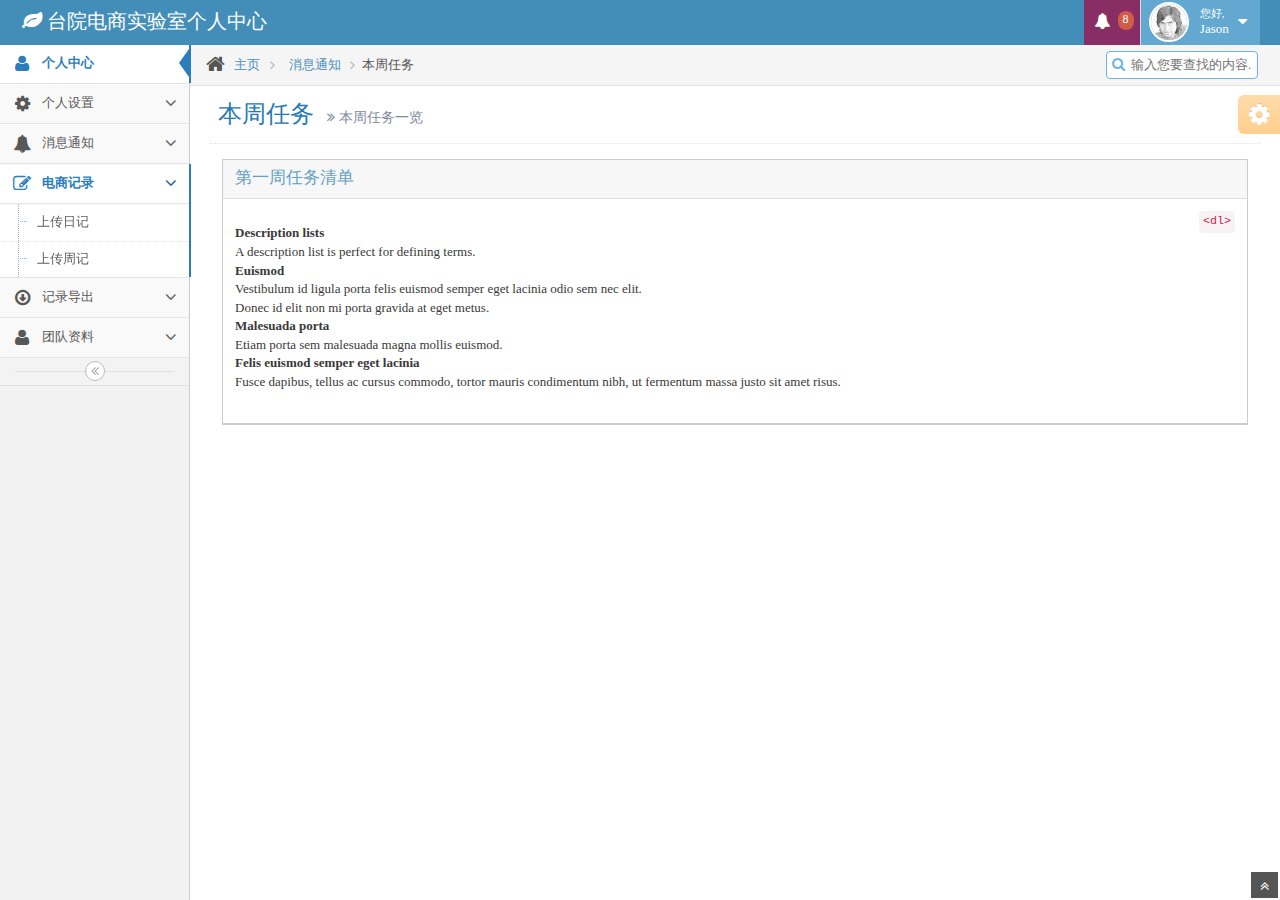
<file: tzcecBackAdmin/tzc_2_1.html>
<!DOCTYPE html>
<html lang="en">
	<head>
		<meta charset="utf-8" />
		<title>台院电商实验室-个人中心</title>
		<meta name="keywords" content="Bootstrap模版,Bootstrap模版下载,Bootstrap教程,Bootstrap中文" />
		<meta name="description" content="台州学院,电子商务,电子商务实验室,实验室,理成庚" />
		<meta name="viewport" content="width=device-width, initial-scale=1.0" />
		<link rel="stylesheet" href="assets/css/bootstrap.min.css" />
		<link rel="stylesheet" href="assets/css/font-awesome.min.css" />
		<link rel="stylesheet" href="assets/css/ace.min.css" />
		<link rel="stylesheet" href="assets/css/ace-rtl.min.css" />
		<link rel="stylesheet" href="assets/css/ace-skins.min.css" />
		<script src="assets/js/ace-extra.min.js"></script>
	</head>

	<body>
		<div class="navbar navbar-default" id="navbar">
			<script type="text/javascript">
				try{ace.settings.check('navbar' , 'fixed')}catch(e){}
			</script>

			<div class="navbar-container" id="navbar-container">
				<div class="navbar-header pull-left">
					<a href="#" class="navbar-brand">
						<small>
							<i class="icon-leaf"></i>
							台院电商实验室个人中心
						</small>
					</a><!-- /.brand -->
				</div><!-- /.navbar-header -->

				<div class="navbar-header pull-right" role="navigation">
					<ul class="nav ace-nav">

						<li class="purple">
							<a data-toggle="dropdown" class="dropdown-toggle" href="javascript:void(0)">
								<i class="icon-bell-alt "></i>
								<span class="badge badge-important">8</span>
							</a>

							<ul class="pull-right dropdown-navbar navbar-pink dropdown-menu dropdown-caret dropdown-close">
								<li class="dropdown-header">
									<i class="icon-warning-sign"></i>
									8 条通知
								</li>

								<li>
									<a href="#">
										<div class="clearfix">
											<span class="pull-left">
												<i class="btn btn-xs no-hover btn-pink icon-tasks"></i>
												本周任务
											</span>
											<span class="pull-right badge badge-info">+12</span>
										</div>
									</a>
								</li>

								<li>
									<a href="#">
										<div class="clearfix">
											<span class="pull-left">
												<i class="btn btn-xs no-hover btn-success icon-group"></i>
												团队动态
											</span>
											<span class="pull-right badge badge-success">+8</span>
										</div>
									</a>
								</li>
								<li>
									<a href="#">
										<div class="clearfix">
											<span class="pull-left">
												<i class="btn btn-xs no-hover btn-success icon-envelope"></i>
												回复消息
											</span>
											<span class="pull-right badge badge-success">+3</span>
										</div>
									</a>
								</li>							</ul>
						</li>


						<li class="light-blue">
							<a data-toggle="dropdown" href="javascript:void(0)" class="dropdown-toggle">
								<img class="nav-user-photo" src="assets/avatars/user.jpg" alt="Jason's Photo" />
								<span class="user-info">
									<small>您好,</small>
									Jason
								</span>

								<i class="icon-caret-down"></i>
							</a>

							<ul class="user-menu pull-right dropdown-menu dropdown-yellow dropdown-caret dropdown-close">
								<li>
									<a href="#">
										<i class="icon-cog"></i>
										个人设置
									</a>
								</li>

								<li>
									<a href="#">
										<i class="icon-user"></i>
										账户
									</a>
								</li>

								<li class="divider"></li>

								<li>
									<a href="#">
										<i class="icon-off"></i>
										退出
									</a>
								</li>
							</ul>
						</li>
					</ul><!-- /.ace-nav -->
				</div><!-- /.navbar-header -->
			</div><!-- /.container -->
		</div>

		<div class="main-container" id="main-container">
			<script type="text/javascript">
				try{ace.settings.check('main-container' , 'fixed')}catch(e){}
			</script>

			<div class="main-container-inner">
				<a class="menu-toggler" id="menu-toggler" href="#">
					<span class="menu-text"></span>
				</a>

				<div class="sidebar" id="sidebar">
					<script type="text/javascript">
						try{ace.settings.check('sidebar' , 'fixed')}catch(e){}
					</script>

					

					<ul class="nav nav-list">
						<li class="active">
							<a href="index.html">
								<i class="icon-user"></i>
								<span class="menu-text"> 个人中心 </span>
							</a>
						</li>

						<li>
							<a href="#" class="dropdown-toggle">
								<i class="icon-cog"></i>
								<span class="menu-text"> 个人设置 </span>

								<b class="arrow icon-angle-down"></b>
							</a>

							<ul class="submenu">
								<li>
									<a href="elements.html">
										<i class="icon-double-angle-right"></i>
										更换头像
									</a>
								</li>

								<li>
									<a href="buttons.html">
										<i class="icon-double-angle-right"></i>
										修改资料
									</a>
								</li>

							</ul>
						</li>

						<li>
							<a href="#" class="dropdown-toggle">
								<i class="icon-bell-alt"></i>
								<span class="menu-text"> 消息通知 </span>

								<b class="arrow icon-angle-down"></b>
							</a>

							<ul class="submenu">
								<li>
									<a href="tables.html">
										<i class="icon-double-angle-right"></i>
										本周任务
									</a>
								</li>

								<li>
									<a href="jqgrid.html">
										<i class="icon-double-angle-right"></i>
										团队动态
									</a>
								</li>
								<li>
									<a href="jqgrid.html">
										<i class="icon-double-angle-right"></i>
										回复消息
									</a>
								</li>
								<li>
									<a href="jqgrid.html">
										<i class="icon-double-angle-right"></i>
										资料更新
									</a>
								</li>
							</ul>
						</li>

						<li class="active open">
							<a href="#" class="dropdown-toggle">
								<i class="icon-edit"></i>
								<span class="menu-text"> 电商记录 </span>

								<b class="arrow icon-angle-down"></b>
							</a>

							<ul class="submenu">
								<li>
									<a href="form-elements.html">
										<i class="icon-double-angle-right"></i>
										上传日记
									</a>
								</li>

								<li>
									<a href="form-wizard.html">
										<i class="icon-double-angle-right"></i>
										上传周记
									</a>
								</li>

							</ul>
						</li>


						<li>
							<a href="#" class="dropdown-toggle">
								<i class="icon-download"></i>
								<span class="menu-text"> 记录导出 </span>

								<b class="arrow icon-angle-down"></b>
							</a>

							<ul class="submenu">
								<li>
									<a href="profile.html">
										<i class="icon-double-angle-right"></i>
										日记下载
									</a>
								</li>

								<li>
									<a href="inbox.html">
										<i class="icon-double-angle-right"></i>
										周记下载
									</a>
								</li>

							</ul>
						</li>

						<li>
							<a href="#" class="dropdown-toggle">
								<i class="icon-user"></i>

								<span class="menu-text">
									团队资料
								</span>

								<b class="arrow icon-angle-down"></b>
							</a>

							<ul class="submenu">
								<li>
									<a href="faq.html">
										<i class="icon-double-angle-right"></i>
										团队排行榜
									</a>
								</li>

								<li>
									<a href="error-404.html">
										<i class="icon-double-angle-right"></i>
										团队首页照片
									</a>
								</li>

								<li>
									<a href="error-500.html">
										<i class="icon-double-angle-right"></i>
										团队首页资料
									</a>
								</li>

								
							</ul>
						</li>
					</ul><!-- /.nav-list -->

					<div class="sidebar-collapse" id="sidebar-collapse">
						<i class="icon-double-angle-left" data-icon1="icon-double-angle-left" data-icon2="icon-double-angle-right"></i>
					</div>

					<script type="text/javascript">
						try{ace.settings.check('sidebar' , 'collapsed')}catch(e){}
					</script>
				</div>

				<div class="main-content">
					<div class="breadcrumbs" id="breadcrumbs">
						<script type="text/javascript">
							try{ace.settings.check('breadcrumbs' , 'fixed')}catch(e){}
						</script>

						<ul class="breadcrumb">
							<li>
								<i class="icon-home home-icon"></i>
								<a href="#">主页</a>
							</li>

							<li>
								<a href="#">消息通知</a>
							</li>
							<li class="active">本周任务</li>
						</ul><!-- .breadcrumb -->

						<div class="nav-search" id="nav-search">
							<form class="form-search">
								<span class="input-icon">
									<input type="text" placeholder="输入您要查找的内容..." class="nav-search-input" id="nav-search-input" autocomplete="off" />
									<i class="icon-search nav-search-icon"></i>
								</span>
							</form>
						</div><!-- #nav-search -->
					</div>

					<div class="page-content">
						<!-- 更换头像标题开始 -->
						<div class="page-header">
							<h1>
								本周任务
								<small>
									<i class="icon-double-angle-right"></i>
									本周任务一览
								</small>
							</h1>
						</div>
						<!-- 更换头像标题结束 -->
					<div class="row">
							<div class="col-xs-12">
								<!-- 内容区域开始 -->


								<!-- 消息通知	 -->
								<div class="col-sm-12">
										<div class="row">
											<div class="col-xs-12">
												<div class="widget-box">
													<div class="widget-header widget-header-flat">
														<h4 class="smaller">第一周任务清单</h4>
													</div>

													<div class="widget-body">
														<div class="widget-main">
															<code class="pull-right" id="dt-list-code">&lt;dl&gt;</code>

															<dl id="dt-list-1">
																<dt>Description lists</dt>
																<dd>A description list is perfect for defining terms.</dd>
																<dt>Euismod</dt>
																<dd>Vestibulum id ligula porta felis euismod semper eget lacinia odio sem nec elit.</dd>
																<dd>Donec id elit non mi porta gravida at eget metus.</dd>
																<dt>Malesuada porta</dt>
																<dd>Etiam porta sem malesuada magna mollis euismod.</dd>
																<dt>Felis euismod semper eget lacinia</dt>
																<dd>Fusce dapibus, tellus ac cursus commodo, tortor mauris condimentum nibh, ut fermentum massa justo sit amet risus.</dd>
															</dl>
														</div>
													</div>
												</div>
											</div>
										</div>

										<div class="space-6"></div>

									</div>
								<!-- 消息通知结束 -->
	
								<!-- 内容区域结束 -->
							</div><!-- /.col -->
						</div><!-- /.row -->
					</div><!-- /.page-content -->
				</div><!-- /.main-content -->

				


				<div class="ace-settings-container" id="ace-settings-container">
					<div class="btn btn-app btn-xs btn-warning ace-settings-btn" id="ace-settings-btn">
						<i class="icon-cog bigger-150"></i>
					</div>

					<div class="ace-settings-box" id="ace-settings-box">
						<div>
							<div class="pull-left">
								<select id="skin-colorpicker" class="hide">
									<option data-skin="default" value="#438EB9">#438EB9</option>
									<option data-skin="skin-1" value="#222A2D">#222A2D</option>
									<option data-skin="skin-2" value="#C6487E">#C6487E</option>
									<option data-skin="skin-3" value="#D0D0D0">#D0D0D0</option>
								</select>
							</div>
							<span>&nbsp; 选择更换的主题</span>
						</div>

						<div>
							<input type="checkbox" class="ace ace-checkbox-2" id="ace-settings-navbar" />
							<label class="lbl" for="ace-settings-navbar"> 固定导航栏</label>
						</div>

						<div>
							<input type="checkbox" class="ace ace-checkbox-2" id="ace-settings-sidebar" />
							<label class="lbl" for="ace-settings-sidebar"> 固定侧边栏</label>
						</div>

						<div>
							<input type="checkbox" class="ace ace-checkbox-2" id="ace-settings-breadcrumbs" />
							<label class="lbl" for="ace-settings-breadcrumbs"> 固定分级目录</label>
						</div>

					</div>
				</div><!-- /#ace-settings-container -->
			</div><!-- /.main-container-inner -->

			<a href="#" id="btn-scroll-up" class="btn-scroll-up btn btn-sm btn-inverse">
				<i class="icon-double-angle-up icon-only bigger-110"></i>
			</a>
		</div><!-- /.main-container -->

		<script src="assets/js/jquery.js"></script>
		<script type="text/javascript">
			window.jQuery || document.write("<script src='assets/js/jquery-2.0.3.min.js'>"+"<"+"/script>");
		</script>
		<script type="text/javascript">
			if("ontouchend" in document) document.write("<script src='assets/js/jquery.mobile.custom.min.js'>"+"<"+"/script>");
		</script>
		<script src="assets/js/bootstrap.min.js"></script>
		<script src="assets/js/typeahead-bs2.min.js"></script>
		<script src="assets/js/ace-elements.min.js"></script>
		<script src="assets/js/ace.min.js"></script>
</body>
</html>
</file>
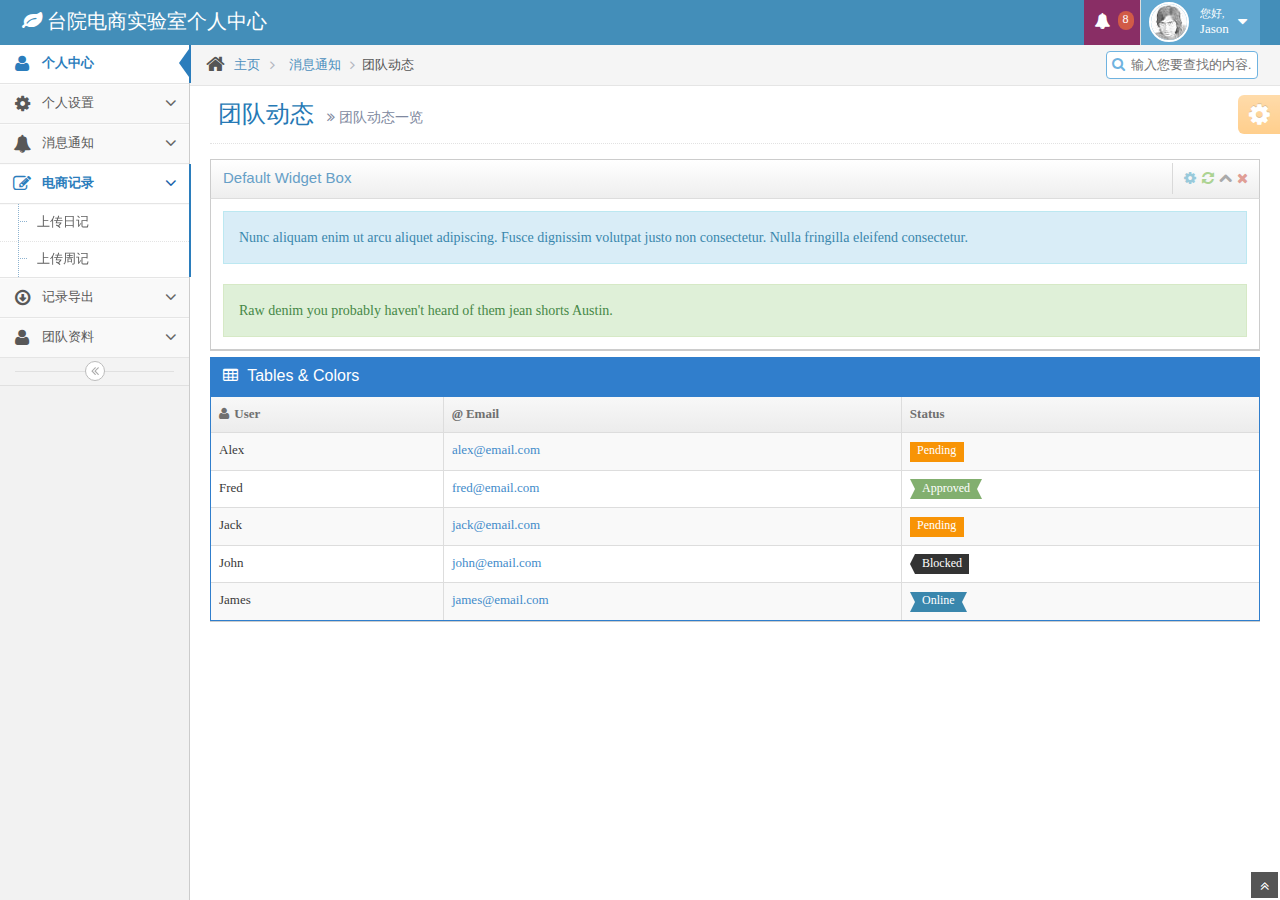
<file: tzcecBackAdmin/tzc_2_2.html>
<!DOCTYPE html>
<html lang="en">
	<head>
		<meta charset="utf-8" />
		<title>台院电商实验室-个人中心</title>
		<meta name="keywords" content="Bootstrap模版,Bootstrap模版下载,Bootstrap教程,Bootstrap中文" />
		<meta name="description" content="台州学院,电子商务,电子商务实验室,实验室,理成庚" />
		<meta name="viewport" content="width=device-width, initial-scale=1.0" />
		<link rel="stylesheet" href="assets/css/bootstrap.min.css" />
		<link rel="stylesheet" href="assets/css/font-awesome.min.css" />
		<link rel="stylesheet" href="assets/css/ace.min.css" />
		<link rel="stylesheet" href="assets/css/ace-rtl.min.css" />
		<link rel="stylesheet" href="assets/css/ace-skins.min.css" />
		<script src="assets/js/ace-extra.min.js"></script>
	</head>

	<body>
		<div class="navbar navbar-default" id="navbar">
			<script type="text/javascript">
				try{ace.settings.check('navbar' , 'fixed')}catch(e){}
			</script>

			<div class="navbar-container" id="navbar-container">
				<div class="navbar-header pull-left">
					<a href="#" class="navbar-brand">
						<small>
							<i class="icon-leaf"></i>
							台院电商实验室个人中心
						</small>
					</a><!-- /.brand -->
				</div><!-- /.navbar-header -->

				<div class="navbar-header pull-right" role="navigation">
					<ul class="nav ace-nav">

						<li class="purple">
							<a data-toggle="dropdown" class="dropdown-toggle" href="javascript:void(0)">
								<i class="icon-bell-alt "></i>
								<span class="badge badge-important">8</span>
							</a>

							<ul class="pull-right dropdown-navbar navbar-pink dropdown-menu dropdown-caret dropdown-close">
								<li class="dropdown-header">
									<i class="icon-warning-sign"></i>
									8 条通知
								</li>

								<li>
									<a href="#">
										<div class="clearfix">
											<span class="pull-left">
												<i class="btn btn-xs no-hover btn-pink icon-tasks"></i>
												本周任务
											</span>
											<span class="pull-right badge badge-info">+12</span>
										</div>
									</a>
								</li>

								<li>
									<a href="#">
										<div class="clearfix">
											<span class="pull-left">
												<i class="btn btn-xs no-hover btn-success icon-group"></i>
												团队动态
											</span>
											<span class="pull-right badge badge-success">+8</span>
										</div>
									</a>
								</li>
								<li>
									<a href="#">
										<div class="clearfix">
											<span class="pull-left">
												<i class="btn btn-xs no-hover btn-success icon-envelope"></i>
												回复消息
											</span>
											<span class="pull-right badge badge-success">+3</span>
										</div>
									</a>
								</li>							</ul>
						</li>


						<li class="light-blue">
							<a data-toggle="dropdown" href="javascript:void(0)" class="dropdown-toggle">
								<img class="nav-user-photo" src="assets/avatars/user.jpg" alt="Jason's Photo" />
								<span class="user-info">
									<small>您好,</small>
									Jason
								</span>

								<i class="icon-caret-down"></i>
							</a>

							<ul class="user-menu pull-right dropdown-menu dropdown-yellow dropdown-caret dropdown-close">
								<li>
									<a href="#">
										<i class="icon-cog"></i>
										个人设置
									</a>
								</li>

								<li>
									<a href="#">
										<i class="icon-user"></i>
										账户
									</a>
								</li>

								<li class="divider"></li>

								<li>
									<a href="#">
										<i class="icon-off"></i>
										退出
									</a>
								</li>
							</ul>
						</li>
					</ul><!-- /.ace-nav -->
				</div><!-- /.navbar-header -->
			</div><!-- /.container -->
		</div>

		<div class="main-container" id="main-container">
			<script type="text/javascript">
				try{ace.settings.check('main-container' , 'fixed')}catch(e){}
			</script>

			<div class="main-container-inner">
				<a class="menu-toggler" id="menu-toggler" href="#">
					<span class="menu-text"></span>
				</a>

				<div class="sidebar" id="sidebar">
					<script type="text/javascript">
						try{ace.settings.check('sidebar' , 'fixed')}catch(e){}
					</script>

					

					<ul class="nav nav-list">
						<li class="active">
							<a href="index.html">
								<i class="icon-user"></i>
								<span class="menu-text"> 个人中心 </span>
							</a>
						</li>

						<li>
							<a href="#" class="dropdown-toggle">
								<i class="icon-cog"></i>
								<span class="menu-text"> 个人设置 </span>

								<b class="arrow icon-angle-down"></b>
							</a>

							<ul class="submenu">
								<li>
									<a href="elements.html">
										<i class="icon-double-angle-right"></i>
										更换头像
									</a>
								</li>

								<li>
									<a href="buttons.html">
										<i class="icon-double-angle-right"></i>
										修改资料
									</a>
								</li>

							</ul>
						</li>

						<li>
							<a href="#" class="dropdown-toggle">
								<i class="icon-bell-alt"></i>
								<span class="menu-text"> 消息通知 </span>

								<b class="arrow icon-angle-down"></b>
							</a>

							<ul class="submenu">
								<li>
									<a href="tables.html">
										<i class="icon-double-angle-right"></i>
										本周任务
									</a>
								</li>

								<li>
									<a href="jqgrid.html">
										<i class="icon-double-angle-right"></i>
										团队动态
									</a>
								</li>
								<li>
									<a href="jqgrid.html">
										<i class="icon-double-angle-right"></i>
										回复消息
									</a>
								</li>
								<li>
									<a href="jqgrid.html">
										<i class="icon-double-angle-right"></i>
										资料更新
									</a>
								</li>
							</ul>
						</li>

						<li class="active open">
							<a href="#" class="dropdown-toggle">
								<i class="icon-edit"></i>
								<span class="menu-text"> 电商记录 </span>

								<b class="arrow icon-angle-down"></b>
							</a>

							<ul class="submenu">
								<li>
									<a href="form-elements.html">
										<i class="icon-double-angle-right"></i>
										上传日记
									</a>
								</li>

								<li>
									<a href="form-wizard.html">
										<i class="icon-double-angle-right"></i>
										上传周记
									</a>
								</li>

							</ul>
						</li>


						<li>
							<a href="#" class="dropdown-toggle">
								<i class="icon-download"></i>
								<span class="menu-text"> 记录导出 </span>

								<b class="arrow icon-angle-down"></b>
							</a>

							<ul class="submenu">
								<li>
									<a href="profile.html">
										<i class="icon-double-angle-right"></i>
										日记下载
									</a>
								</li>

								<li>
									<a href="inbox.html">
										<i class="icon-double-angle-right"></i>
										周记下载
									</a>
								</li>

							</ul>
						</li>

						<li>
							<a href="#" class="dropdown-toggle">
								<i class="icon-user"></i>

								<span class="menu-text">
									团队资料
								</span>

								<b class="arrow icon-angle-down"></b>
							</a>

							<ul class="submenu">
								<li>
									<a href="faq.html">
										<i class="icon-double-angle-right"></i>
										团队排行榜
									</a>
								</li>

								<li>
									<a href="error-404.html">
										<i class="icon-double-angle-right"></i>
										团队首页照片
									</a>
								</li>

								<li>
									<a href="error-500.html">
										<i class="icon-double-angle-right"></i>
										团队首页资料
									</a>
								</li>

								
							</ul>
						</li>
					</ul><!-- /.nav-list -->

					<div class="sidebar-collapse" id="sidebar-collapse">
						<i class="icon-double-angle-left" data-icon1="icon-double-angle-left" data-icon2="icon-double-angle-right"></i>
					</div>

					<script type="text/javascript">
						try{ace.settings.check('sidebar' , 'collapsed')}catch(e){}
					</script>
				</div>

				<div class="main-content">
					<div class="breadcrumbs" id="breadcrumbs">
						<script type="text/javascript">
							try{ace.settings.check('breadcrumbs' , 'fixed')}catch(e){}
						</script>

						<ul class="breadcrumb">
							<li>
								<i class="icon-home home-icon"></i>
								<a href="#">主页</a>
							</li>

							<li>
								<a href="#">消息通知</a>
							</li>
							<li class="active">团队动态</li>
						</ul><!-- .breadcrumb -->

						<div class="nav-search" id="nav-search">
							<form class="form-search">
								<span class="input-icon">
									<input type="text" placeholder="输入您要查找的内容..." class="nav-search-input" id="nav-search-input" autocomplete="off" />
									<i class="icon-search nav-search-icon"></i>
								</span>
							</form>
						</div><!-- #nav-search -->
					</div>

					<div class="page-content">
						<!-- 更换头像标题开始 -->
						<div class="page-header">
							<h1>
								团队动态
								<small>
									<i class="icon-double-angle-right"></i>
									团队动态一览
								</small>
							</h1>
						</div>
						<!-- 更换头像标题结束 -->
					<div class="row">
							<div class="col-xs-12">
								<!-- 内容区域开始 -->


								<!-- 消息通知	 -->
								<div class="row">
									<div class="col-xs-12 col-sm-12 widget-container-span">
										<div class="widget-box">
											<div class="widget-header">
												<h5>Default Widget Box</h5>

												<div class="widget-toolbar">
													<a href="#" data-action="settings">
														<i class="icon-cog"></i>
													</a>

													<a href="#" data-action="reload">
														<i class="icon-refresh"></i>
													</a>

													<a href="#" data-action="collapse">
														<i class="icon-chevron-up"></i>
													</a>

													<a href="#" data-action="close">
														<i class="icon-remove"></i>
													</a>
												</div>
											</div>

											<div class="widget-body">
												<div class="widget-main">
													<p class="alert alert-info">
														Nunc aliquam enim ut arcu aliquet adipiscing. Fusce dignissim volutpat justo non consectetur. Nulla fringilla eleifend consectetur.
													</p>
													<p class="alert alert-success">
														Raw denim you probably haven't heard of them jean shorts Austin.
													</p>
												</div>
											</div>
										</div>
									</div>

									<div class="col-xs-12 col-sm-12 widget-container-span">
										<div class="widget-box">
											<div class="widget-header header-color-blue">
												<h5 class="bigger lighter">
													<i class="icon-table"></i>
													Tables & Colors
												</h5>

												<div class="widget-toolbar widget-toolbar-light no-border">
													<select id="simple-colorpicker-1" class="hide">
														<option selected="" data-class="blue" value="#307ECC">#307ECC</option>
														<option data-class="blue2" value="#5090C1">#5090C1</option>
														<option data-class="blue3" value="#6379AA">#6379AA</option>
														<option data-class="green" value="#82AF6F">#82AF6F</option>
														<option data-class="green2" value="#2E8965">#2E8965</option>
														<option data-class="green3" value="#5FBC47">#5FBC47</option>
														<option data-class="red" value="#E2755F">#E2755F</option>
														<option data-class="red2" value="#E04141">#E04141</option>
														<option data-class="red3" value="#D15B47">#D15B47</option>
														<option data-class="orange" value="#FFC657">#FFC657</option>
														<option data-class="purple" value="#7E6EB0">#7E6EB0</option>
														<option data-class="pink" value="#CE6F9E">#CE6F9E</option>
														<option data-class="dark" value="#404040">#404040</option>
														<option data-class="grey" value="#848484">#848484</option>
														<option data-class="default" value="#EEE">#EEE</option>
													</select>
												</div>
											</div>

											<div class="widget-body">
												<div class="widget-main no-padding">
													<table class="table table-striped table-bordered table-hover">
														<thead class="thin-border-bottom">
															<tr>
																<th>
																	<i class="icon-user"></i>
																	User
																</th>

																<th>
																	<i>@</i>
																	Email
																</th>
																<th class="hidden-480">Status</th>
															</tr>
														</thead>

														<tbody>
															<tr>
																<td class="">Alex</td>

																<td>
																	<a href="#">alex@email.com</a>
																</td>

																<td class="hidden-480">
																	<span class="label label-warning">Pending</span>
																</td>
															</tr>

															<tr>
																<td class="">Fred</td>

																<td>
																	<a href="#">fred@email.com</a>
																</td>

																<td class="hidden-480">
																	<span class="label label-success arrowed-in arrowed-in-right">Approved</span>
																</td>
															</tr>

															<tr>
																<td class="">Jack</td>

																<td>
																	<a href="#">jack@email.com</a>
																</td>

																<td class="hidden-480">
																	<span class="label label-warning">Pending</span>
																</td>
															</tr>

															<tr>
																<td class="">John</td>

																<td>
																	<a href="#">john@email.com</a>
																</td>

																<td class="hidden-480">
																	<span class="label label-inverse arrowed">Blocked</span>
																</td>
															</tr>

															<tr>
																<td class="">James</td>

																<td>
																	<a href="#">james@email.com</a>
																</td>

																<td class="hidden-480">
																	<span class="label label-info arrowed-in arrowed-in-right">Online</span>
																</td>
															</tr>
														</tbody>
													</table>
												</div>
											</div>
										</div>
									</div><!-- /span -->
								</div><!-- /row -->
								<!-- 消息通知结束 -->
	
								<!-- 内容区域结束 -->
							</div><!-- /.col -->
						</div><!-- /.row -->
					</div><!-- /.page-content -->
				</div><!-- /.main-content -->

				


				<div class="ace-settings-container" id="ace-settings-container">
					<div class="btn btn-app btn-xs btn-warning ace-settings-btn" id="ace-settings-btn">
						<i class="icon-cog bigger-150"></i>
					</div>

					<div class="ace-settings-box" id="ace-settings-box">
						<div>
							<div class="pull-left">
								<select id="skin-colorpicker" class="hide">
									<option data-skin="default" value="#438EB9">#438EB9</option>
									<option data-skin="skin-1" value="#222A2D">#222A2D</option>
									<option data-skin="skin-2" value="#C6487E">#C6487E</option>
									<option data-skin="skin-3" value="#D0D0D0">#D0D0D0</option>
								</select>
							</div>
							<span>&nbsp; 选择更换的主题</span>
						</div>

						<div>
							<input type="checkbox" class="ace ace-checkbox-2" id="ace-settings-navbar" />
							<label class="lbl" for="ace-settings-navbar"> 固定导航栏</label>
						</div>

						<div>
							<input type="checkbox" class="ace ace-checkbox-2" id="ace-settings-sidebar" />
							<label class="lbl" for="ace-settings-sidebar"> 固定侧边栏</label>
						</div>

						<div>
							<input type="checkbox" class="ace ace-checkbox-2" id="ace-settings-breadcrumbs" />
							<label class="lbl" for="ace-settings-breadcrumbs"> 固定分级目录</label>
						</div>

					</div>
				</div><!-- /#ace-settings-container -->
			</div><!-- /.main-container-inner -->

			<a href="#" id="btn-scroll-up" class="btn-scroll-up btn btn-sm btn-inverse">
				<i class="icon-double-angle-up icon-only bigger-110"></i>
			</a>
		</div><!-- /.main-container -->

		<script src="assets/js/jquery.js"></script>
		<script type="text/javascript">
			window.jQuery || document.write("<script src='assets/js/jquery-2.0.3.min.js'>"+"<"+"/script>");
		</script>
		<script type="text/javascript">
			if("ontouchend" in document) document.write("<script src='assets/js/jquery.mobile.custom.min.js'>"+"<"+"/script>");
		</script>
		<script src="assets/js/bootstrap.min.js"></script>
		<script src="assets/js/typeahead-bs2.min.js"></script>
		<script src="assets/js/ace-elements.min.js"></script>
		<script src="assets/js/ace.min.js"></script>
</body>
</html>
</file>
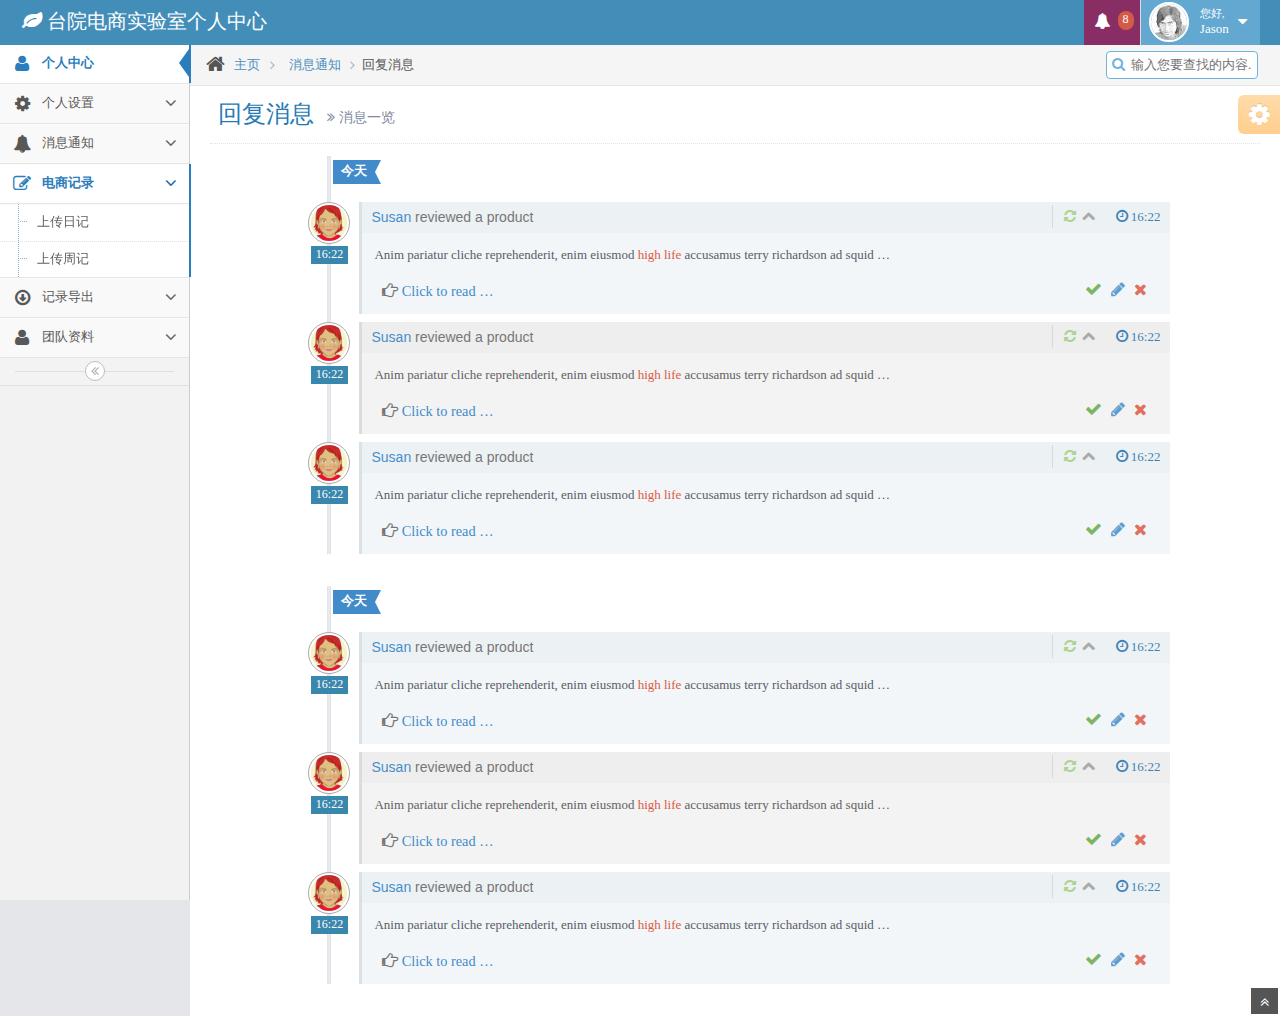
<file: tzcecBackAdmin/tzc_2_3.html>
<!DOCTYPE html>
<html lang="en">
	<head>
		<meta charset="utf-8" />
		<title>台院电商实验室-个人中心</title>
		<meta name="keywords" content="Bootstrap模版,Bootstrap模版下载,Bootstrap教程,Bootstrap中文" />
		<meta name="description" content="台州学院,电子商务,电子商务实验室,实验室,理成庚" />
		<meta name="viewport" content="width=device-width, initial-scale=1.0" />
		<link rel="stylesheet" href="assets/css/bootstrap.min.css" />
		<link rel="stylesheet" href="assets/css/font-awesome.min.css" />
		<link rel="stylesheet" href="assets/css/ace.min.css" />
		<link rel="stylesheet" href="assets/css/ace-rtl.min.css" />
		<link rel="stylesheet" href="assets/css/ace-skins.min.css" />
		<script src="assets/js/ace-extra.min.js"></script>
	</head>

	<body>
		<div class="navbar navbar-default" id="navbar">
			<script type="text/javascript">
				try{ace.settings.check('navbar' , 'fixed')}catch(e){}
			</script>

			<div class="navbar-container" id="navbar-container">
				<div class="navbar-header pull-left">
					<a href="#" class="navbar-brand">
						<small>
							<i class="icon-leaf"></i>
							台院电商实验室个人中心
						</small>
					</a><!-- /.brand -->
				</div><!-- /.navbar-header -->

				<div class="navbar-header pull-right" role="navigation">
					<ul class="nav ace-nav">

						<li class="purple">
							<a data-toggle="dropdown" class="dropdown-toggle" href="javascript:void(0)">
								<i class="icon-bell-alt "></i>
								<span class="badge badge-important">8</span>
							</a>

							<ul class="pull-right dropdown-navbar navbar-pink dropdown-menu dropdown-caret dropdown-close">
								<li class="dropdown-header">
									<i class="icon-warning-sign"></i>
									8 条通知
								</li>

								<li>
									<a href="#">
										<div class="clearfix">
											<span class="pull-left">
												<i class="btn btn-xs no-hover btn-pink icon-tasks"></i>
												本周任务
											</span>
											<span class="pull-right badge badge-info">+12</span>
										</div>
									</a>
								</li>

								<li>
									<a href="#">
										<div class="clearfix">
											<span class="pull-left">
												<i class="btn btn-xs no-hover btn-success icon-group"></i>
												团队动态
											</span>
											<span class="pull-right badge badge-success">+8</span>
										</div>
									</a>
								</li>
								<li>
									<a href="#">
										<div class="clearfix">
											<span class="pull-left">
												<i class="btn btn-xs no-hover btn-success icon-envelope"></i>
												回复消息
											</span>
											<span class="pull-right badge badge-success">+3</span>
										</div>
									</a>
								</li>							</ul>
						</li>


						<li class="light-blue">
							<a data-toggle="dropdown" href="javascript:void(0)" class="dropdown-toggle">
								<img class="nav-user-photo" src="assets/avatars/user.jpg" alt="Jason's Photo" />
								<span class="user-info">
									<small>您好,</small>
									Jason
								</span>

								<i class="icon-caret-down"></i>
							</a>

							<ul class="user-menu pull-right dropdown-menu dropdown-yellow dropdown-caret dropdown-close">
								<li>
									<a href="#">
										<i class="icon-cog"></i>
										个人设置
									</a>
								</li>

								<li>
									<a href="#">
										<i class="icon-user"></i>
										账户
									</a>
								</li>

								<li class="divider"></li>

								<li>
									<a href="#">
										<i class="icon-off"></i>
										退出
									</a>
								</li>
							</ul>
						</li>
					</ul><!-- /.ace-nav -->
				</div><!-- /.navbar-header -->
			</div><!-- /.container -->
		</div>

		<div class="main-container" id="main-container">
			<script type="text/javascript">
				try{ace.settings.check('main-container' , 'fixed')}catch(e){}
			</script>

			<div class="main-container-inner">
				<a class="menu-toggler" id="menu-toggler" href="#">
					<span class="menu-text"></span>
				</a>

				<div class="sidebar" id="sidebar">
					<script type="text/javascript">
						try{ace.settings.check('sidebar' , 'fixed')}catch(e){}
					</script>

					

					<ul class="nav nav-list">
						<li class="active">
							<a href="index.html">
								<i class="icon-user"></i>
								<span class="menu-text"> 个人中心 </span>
							</a>
						</li>

						<li>
							<a href="#" class="dropdown-toggle">
								<i class="icon-cog"></i>
								<span class="menu-text"> 个人设置 </span>

								<b class="arrow icon-angle-down"></b>
							</a>

							<ul class="submenu">
								<li>
									<a href="elements.html">
										<i class="icon-double-angle-right"></i>
										更换头像
									</a>
								</li>

								<li>
									<a href="buttons.html">
										<i class="icon-double-angle-right"></i>
										修改资料
									</a>
								</li>

							</ul>
						</li>

						<li>
							<a href="#" class="dropdown-toggle">
								<i class="icon-bell-alt"></i>
								<span class="menu-text"> 消息通知 </span>

								<b class="arrow icon-angle-down"></b>
							</a>

							<ul class="submenu">
								<li>
									<a href="tables.html">
										<i class="icon-double-angle-right"></i>
										本周任务
									</a>
								</li>

								<li>
									<a href="jqgrid.html">
										<i class="icon-double-angle-right"></i>
										团队动态
									</a>
								</li>
								<li>
									<a href="jqgrid.html">
										<i class="icon-double-angle-right"></i>
										回复消息
									</a>
								</li>
								<li>
									<a href="jqgrid.html">
										<i class="icon-double-angle-right"></i>
										资料更新
									</a>
								</li>
							</ul>
						</li>

						<li class="active open">
							<a href="#" class="dropdown-toggle">
								<i class="icon-edit"></i>
								<span class="menu-text"> 电商记录 </span>

								<b class="arrow icon-angle-down"></b>
							</a>

							<ul class="submenu">
								<li>
									<a href="form-elements.html">
										<i class="icon-double-angle-right"></i>
										上传日记
									</a>
								</li>

								<li>
									<a href="form-wizard.html">
										<i class="icon-double-angle-right"></i>
										上传周记
									</a>
								</li>

							</ul>
						</li>


						<li>
							<a href="#" class="dropdown-toggle">
								<i class="icon-download"></i>
								<span class="menu-text"> 记录导出 </span>

								<b class="arrow icon-angle-down"></b>
							</a>

							<ul class="submenu">
								<li>
									<a href="profile.html">
										<i class="icon-double-angle-right"></i>
										日记下载
									</a>
								</li>

								<li>
									<a href="inbox.html">
										<i class="icon-double-angle-right"></i>
										周记下载
									</a>
								</li>

							</ul>
						</li>

						<li>
							<a href="#" class="dropdown-toggle">
								<i class="icon-user"></i>

								<span class="menu-text">
									团队资料
								</span>

								<b class="arrow icon-angle-down"></b>
							</a>

							<ul class="submenu">
								<li>
									<a href="faq.html">
										<i class="icon-double-angle-right"></i>
										团队排行榜
									</a>
								</li>

								<li>
									<a href="error-404.html">
										<i class="icon-double-angle-right"></i>
										团队首页照片
									</a>
								</li>

								<li>
									<a href="error-500.html">
										<i class="icon-double-angle-right"></i>
										团队首页资料
									</a>
								</li>

								
							</ul>
						</li>
					</ul><!-- /.nav-list -->

					<div class="sidebar-collapse" id="sidebar-collapse">
						<i class="icon-double-angle-left" data-icon1="icon-double-angle-left" data-icon2="icon-double-angle-right"></i>
					</div>

					<script type="text/javascript">
						try{ace.settings.check('sidebar' , 'collapsed')}catch(e){}
					</script>
				</div>

				<div class="main-content">
					<div class="breadcrumbs" id="breadcrumbs">
						<script type="text/javascript">
							try{ace.settings.check('breadcrumbs' , 'fixed')}catch(e){}
						</script>

						<ul class="breadcrumb">
							<li>
								<i class="icon-home home-icon"></i>
								<a href="#">主页</a>
							</li>

							<li>
								<a href="#">消息通知</a>
							</li>
							<li class="active">回复消息</li>
						</ul><!-- .breadcrumb -->

						<div class="nav-search" id="nav-search">
							<form class="form-search">
								<span class="input-icon">
									<input type="text" placeholder="输入您要查找的内容..." class="nav-search-input" id="nav-search-input" autocomplete="off" />
									<i class="icon-search nav-search-icon"></i>
								</span>
							</form>
						</div><!-- #nav-search -->
					</div>

					<div class="page-content">
						<!-- 更换头像标题开始 -->
						<div class="page-header">
							<h1>
								回复消息
								<small>
									<i class="icon-double-angle-right"></i>
									消息一览
								</small>
							</h1>
						</div>
						<!-- 更换头像标题结束 -->
					<div class="row">
							<div class="col-xs-12">
								<!-- 内容区域开始 -->


								<!-- 消息通知	 -->
								<div id="timeline-1">
									<div class="row">
										<div class="col-xs-12 col-sm-10 col-sm-offset-1">
											<div class="timeline-container">
												<div class="timeline-label">
													<span class="label label-primary arrowed-in-right label-lg">
														<b>今天</b>
													</span>
												</div>

												<div class="timeline-items">
													<div class="timeline-item clearfix">
														<div class="timeline-info">
															<img alt="Susan't Avatar" src="assets/avatars/avatar1.png" />
															<span class="label label-info label-sm">16:22</span>
														</div>

														<div class="widget-box transparent">
															<div class="widget-header widget-header-small">
																<h5 class="smaller">
																	<a href="#" class="blue">Susan</a>
																	<span class="grey">reviewed a product</span>
																</h5>

																<span class="widget-toolbar no-border">
																	<i class="icon-time bigger-110"></i>
																	16:22
																</span>

																<span class="widget-toolbar">
																	<a href="#" data-action="reload">
																		<i class="icon-refresh"></i>
																	</a>

																	<a href="#" data-action="collapse">
																		<i class="icon-chevron-up"></i>
																	</a>
																</span>
															</div>

															<div class="widget-body">
																<div class="widget-main">
																	Anim pariatur cliche reprehenderit, enim eiusmod
																	<span class="red">high life</span>

																	accusamus terry richardson ad squid &hellip;
																	<div class="space-6"></div>

																	<div class="widget-toolbox clearfix">
																		<div class="pull-left">
																			<i class="icon-hand-right grey bigger-125"></i>
																			<a href="#" class="bigger-110">Click to read &hellip;</a>
																		</div>

																		<div class="pull-right action-buttons">
																			<a href="#">
																				<i class="icon-ok green bigger-130"></i>
																			</a>

																			<a href="#">
																				<i class="icon-pencil blue bigger-125"></i>
																			</a>

																			<a href="#">
																				<i class="icon-remove red bigger-125"></i>
																			</a>
																		</div>
																	</div>
																</div>
															</div>
														</div>
													</div>
													<div class="timeline-item clearfix">
														<div class="timeline-info">
															<img alt="Susan't Avatar" src="assets/avatars/avatar1.png" />
															<span class="label label-info label-sm">16:22</span>
														</div>

														<div class="widget-box transparent">
															<div class="widget-header widget-header-small">
																<h5 class="smaller">
																	<a href="#" class="blue">Susan</a>
																	<span class="grey">reviewed a product</span>
																</h5>

																<span class="widget-toolbar no-border">
																	<i class="icon-time bigger-110"></i>
																	16:22
																</span>

																<span class="widget-toolbar">
																	<a href="#" data-action="reload">
																		<i class="icon-refresh"></i>
																	</a>

																	<a href="#" data-action="collapse">
																		<i class="icon-chevron-up"></i>
																	</a>
																</span>
															</div>

															<div class="widget-body">
																<div class="widget-main">
																	Anim pariatur cliche reprehenderit, enim eiusmod
																	<span class="red">high life</span>

																	accusamus terry richardson ad squid &hellip;
																	<div class="space-6"></div>

																	<div class="widget-toolbox clearfix">
																		<div class="pull-left">
																			<i class="icon-hand-right grey bigger-125"></i>
																			<a href="#" class="bigger-110">Click to read &hellip;</a>
																		</div>

																		<div class="pull-right action-buttons">
																			<a href="#">
																				<i class="icon-ok green bigger-130"></i>
																			</a>

																			<a href="#">
																				<i class="icon-pencil blue bigger-125"></i>
																			</a>

																			<a href="#">
																				<i class="icon-remove red bigger-125"></i>
																			</a>
																		</div>
																	</div>
																</div>
															</div>
														</div>
													</div>
													<div class="timeline-item clearfix">
														<div class="timeline-info">
															<img alt="Susan't Avatar" src="assets/avatars/avatar1.png" />
															<span class="label label-info label-sm">16:22</span>
														</div>

														<div class="widget-box transparent">
															<div class="widget-header widget-header-small">
																<h5 class="smaller">
																	<a href="#" class="blue">Susan</a>
																	<span class="grey">reviewed a product</span>
																</h5>

																<span class="widget-toolbar no-border">
																	<i class="icon-time bigger-110"></i>
																	16:22
																</span>

																<span class="widget-toolbar">
																	<a href="#" data-action="reload">
																		<i class="icon-refresh"></i>
																	</a>

																	<a href="#" data-action="collapse">
																		<i class="icon-chevron-up"></i>
																	</a>
																</span>
															</div>

															<div class="widget-body">
																<div class="widget-main">
																	Anim pariatur cliche reprehenderit, enim eiusmod
																	<span class="red">high life</span>

																	accusamus terry richardson ad squid &hellip;
																	<div class="space-6"></div>

																	<div class="widget-toolbox clearfix">
																		<div class="pull-left">
																			<i class="icon-hand-right grey bigger-125"></i>
																			<a href="#" class="bigger-110">Click to read &hellip;</a>
																		</div>

																		<div class="pull-right action-buttons">
																			<a href="#">
																				<i class="icon-ok green bigger-130"></i>
																			</a>

																			<a href="#">
																				<i class="icon-pencil blue bigger-125"></i>
																			</a>

																			<a href="#">
																				<i class="icon-remove red bigger-125"></i>
																			</a>
																		</div>
																	</div>
																</div>
															</div>
														</div>
													</div>

												</div><!-- /.timeline-items -->
											</div><!-- /.timeline-container -->

											<div class="timeline-container">
												<div class="timeline-label">
													<span class="label label-primary arrowed-in-right label-lg">
														<b>今天</b>
													</span>
												</div>

												<div class="timeline-items">
													<div class="timeline-item clearfix">
														<div class="timeline-info">
															<img alt="Susan't Avatar" src="assets/avatars/avatar1.png" />
															<span class="label label-info label-sm">16:22</span>
														</div>

														<div class="widget-box transparent">
															<div class="widget-header widget-header-small">
																<h5 class="smaller">
																	<a href="#" class="blue">Susan</a>
																	<span class="grey">reviewed a product</span>
																</h5>

																<span class="widget-toolbar no-border">
																	<i class="icon-time bigger-110"></i>
																	16:22
																</span>

																<span class="widget-toolbar">
																	<a href="#" data-action="reload">
																		<i class="icon-refresh"></i>
																	</a>

																	<a href="#" data-action="collapse">
																		<i class="icon-chevron-up"></i>
																	</a>
																</span>
															</div>

															<div class="widget-body">
																<div class="widget-main">
																	Anim pariatur cliche reprehenderit, enim eiusmod
																	<span class="red">high life</span>

																	accusamus terry richardson ad squid &hellip;
																	<div class="space-6"></div>

																	<div class="widget-toolbox clearfix">
																		<div class="pull-left">
																			<i class="icon-hand-right grey bigger-125"></i>
																			<a href="#" class="bigger-110">Click to read &hellip;</a>
																		</div>

																		<div class="pull-right action-buttons">
																			<a href="#">
																				<i class="icon-ok green bigger-130"></i>
																			</a>

																			<a href="#">
																				<i class="icon-pencil blue bigger-125"></i>
																			</a>

																			<a href="#">
																				<i class="icon-remove red bigger-125"></i>
																			</a>
																		</div>
																	</div>
																</div>
															</div>
														</div>
													</div>
													<div class="timeline-item clearfix">
														<div class="timeline-info">
															<img alt="Susan't Avatar" src="assets/avatars/avatar1.png" />
															<span class="label label-info label-sm">16:22</span>
														</div>

														<div class="widget-box transparent">
															<div class="widget-header widget-header-small">
																<h5 class="smaller">
																	<a href="#" class="blue">Susan</a>
																	<span class="grey">reviewed a product</span>
																</h5>

																<span class="widget-toolbar no-border">
																	<i class="icon-time bigger-110"></i>
																	16:22
																</span>

																<span class="widget-toolbar">
																	<a href="#" data-action="reload">
																		<i class="icon-refresh"></i>
																	</a>

																	<a href="#" data-action="collapse">
																		<i class="icon-chevron-up"></i>
																	</a>
																</span>
															</div>

															<div class="widget-body">
																<div class="widget-main">
																	Anim pariatur cliche reprehenderit, enim eiusmod
																	<span class="red">high life</span>

																	accusamus terry richardson ad squid &hellip;
																	<div class="space-6"></div>

																	<div class="widget-toolbox clearfix">
																		<div class="pull-left">
																			<i class="icon-hand-right grey bigger-125"></i>
																			<a href="#" class="bigger-110">Click to read &hellip;</a>
																		</div>

																		<div class="pull-right action-buttons">
																			<a href="#">
																				<i class="icon-ok green bigger-130"></i>
																			</a>

																			<a href="#">
																				<i class="icon-pencil blue bigger-125"></i>
																			</a>

																			<a href="#">
																				<i class="icon-remove red bigger-125"></i>
																			</a>
																		</div>
																	</div>
																</div>
															</div>
														</div>
													</div>
													<div class="timeline-item clearfix">
														<div class="timeline-info">
															<img alt="Susan't Avatar" src="assets/avatars/avatar1.png" />
															<span class="label label-info label-sm">16:22</span>
														</div>

														<div class="widget-box transparent">
															<div class="widget-header widget-header-small">
																<h5 class="smaller">
																	<a href="#" class="blue">Susan</a>
																	<span class="grey">reviewed a product</span>
																</h5>

																<span class="widget-toolbar no-border">
																	<i class="icon-time bigger-110"></i>
																	16:22
																</span>

																<span class="widget-toolbar">
																	<a href="#" data-action="reload">
																		<i class="icon-refresh"></i>
																	</a>

																	<a href="#" data-action="collapse">
																		<i class="icon-chevron-up"></i>
																	</a>
																</span>
															</div>

															<div class="widget-body">
																<div class="widget-main">
																	Anim pariatur cliche reprehenderit, enim eiusmod
																	<span class="red">high life</span>

																	accusamus terry richardson ad squid &hellip;
																	<div class="space-6"></div>

																	<div class="widget-toolbox clearfix">
																		<div class="pull-left">
																			<i class="icon-hand-right grey bigger-125"></i>
																			<a href="#" class="bigger-110">Click to read &hellip;</a>
																		</div>

																		<div class="pull-right action-buttons">
																			<a href="#">
																				<i class="icon-ok green bigger-130"></i>
																			</a>

																			<a href="#">
																				<i class="icon-pencil blue bigger-125"></i>
																			</a>

																			<a href="#">
																				<i class="icon-remove red bigger-125"></i>
																			</a>
																		</div>
																	</div>
																</div>
															</div>
														</div>
													</div>

												</div><!-- /.timeline-items -->
											</div><!-- /.timeline-container -->

										</div>
									</div>
								</div>


								<!-- 消息通知结束 -->
	
								<!-- 内容区域结束 -->
							</div><!-- /.col -->
						</div><!-- /.row -->
					</div><!-- /.page-content -->
				</div><!-- /.main-content -->

				


				<div class="ace-settings-container" id="ace-settings-container">
					<div class="btn btn-app btn-xs btn-warning ace-settings-btn" id="ace-settings-btn">
						<i class="icon-cog bigger-150"></i>
					</div>

					<div class="ace-settings-box" id="ace-settings-box">
						<div>
							<div class="pull-left">
								<select id="skin-colorpicker" class="hide">
									<option data-skin="default" value="#438EB9">#438EB9</option>
									<option data-skin="skin-1" value="#222A2D">#222A2D</option>
									<option data-skin="skin-2" value="#C6487E">#C6487E</option>
									<option data-skin="skin-3" value="#D0D0D0">#D0D0D0</option>
								</select>
							</div>
							<span>&nbsp; 选择更换的主题</span>
						</div>

						<div>
							<input type="checkbox" class="ace ace-checkbox-2" id="ace-settings-navbar" />
							<label class="lbl" for="ace-settings-navbar"> 固定导航栏</label>
						</div>

						<div>
							<input type="checkbox" class="ace ace-checkbox-2" id="ace-settings-sidebar" />
							<label class="lbl" for="ace-settings-sidebar"> 固定侧边栏</label>
						</div>

						<div>
							<input type="checkbox" class="ace ace-checkbox-2" id="ace-settings-breadcrumbs" />
							<label class="lbl" for="ace-settings-breadcrumbs"> 固定分级目录</label>
						</div>

					</div>
				</div><!-- /#ace-settings-container -->
			</div><!-- /.main-container-inner -->

			<a href="#" id="btn-scroll-up" class="btn-scroll-up btn btn-sm btn-inverse">
				<i class="icon-double-angle-up icon-only bigger-110"></i>
			</a>
		</div><!-- /.main-container -->

		<script src="assets/js/jquery.js"></script>
		<script type="text/javascript">
			window.jQuery || document.write("<script src='assets/js/jquery-2.0.3.min.js'>"+"<"+"/script>");
		</script>
		<script type="text/javascript">
			if("ontouchend" in document) document.write("<script src='assets/js/jquery.mobile.custom.min.js'>"+"<"+"/script>");
		</script>
		<script src="assets/js/bootstrap.min.js"></script>
		<script src="assets/js/typeahead-bs2.min.js"></script>
		<script src="assets/js/ace-elements.min.js"></script>
		<script src="assets/js/ace.min.js"></script>
</body>
</html>
</file>
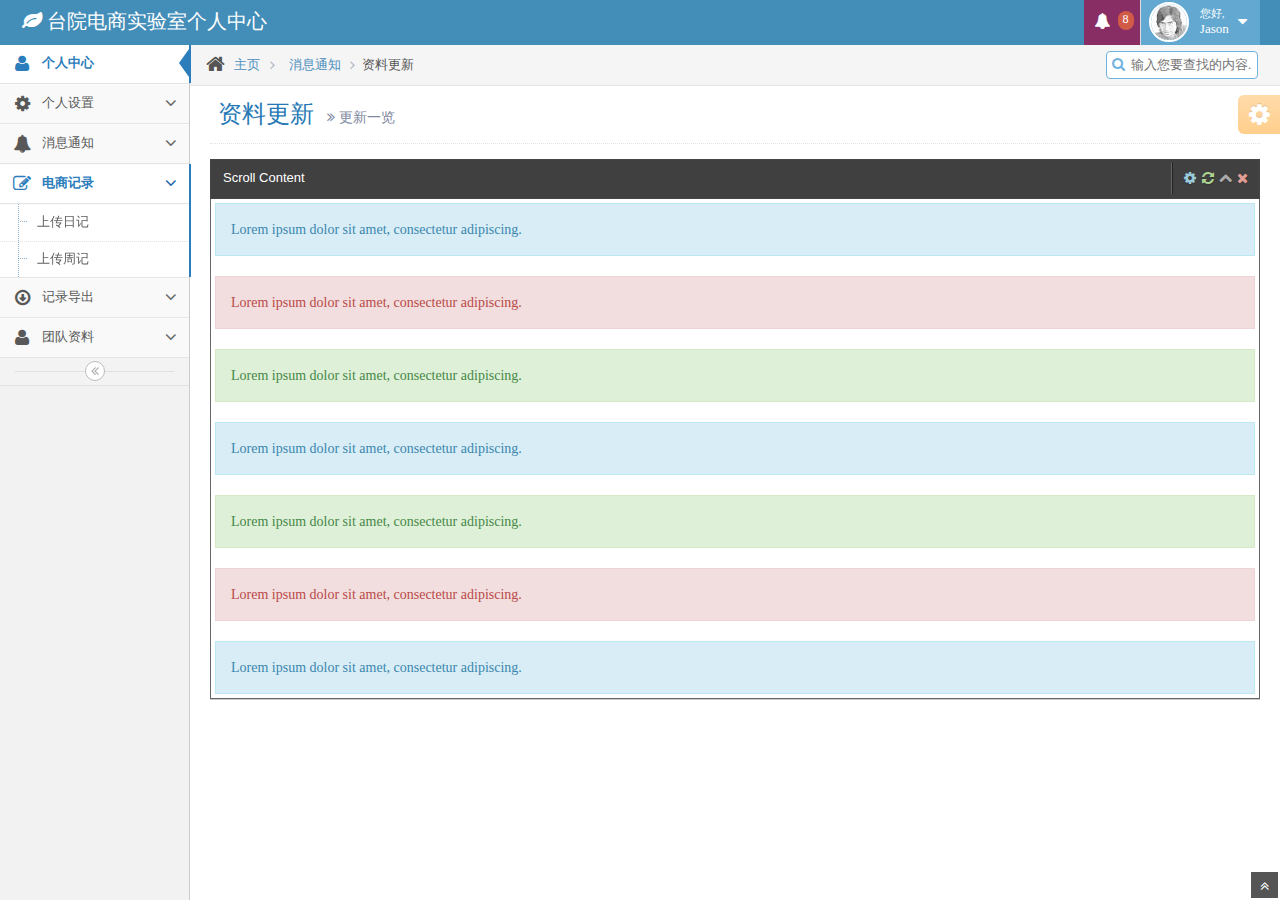
<file: tzcecBackAdmin/tzc_2_4.html>
<!DOCTYPE html>
<html lang="en">
	<head>
		<meta charset="utf-8" />
		<title>台院电商实验室-个人中心</title>
		<meta name="keywords" content="Bootstrap模版,Bootstrap模版下载,Bootstrap教程,Bootstrap中文" />
		<meta name="description" content="台州学院,电子商务,电子商务实验室,实验室,理成庚" />
		<meta name="viewport" content="width=device-width, initial-scale=1.0" />
		<link rel="stylesheet" href="assets/css/bootstrap.min.css" />
		<link rel="stylesheet" href="assets/css/font-awesome.min.css" />
		<link rel="stylesheet" href="assets/css/ace.min.css" />
		<link rel="stylesheet" href="assets/css/ace-rtl.min.css" />
		<link rel="stylesheet" href="assets/css/ace-skins.min.css" />
		<script src="assets/js/ace-extra.min.js"></script>
	</head>

	<body>
		<div class="navbar navbar-default" id="navbar">
			<script type="text/javascript">
				try{ace.settings.check('navbar' , 'fixed')}catch(e){}
			</script>

			<div class="navbar-container" id="navbar-container">
				<div class="navbar-header pull-left">
					<a href="#" class="navbar-brand">
						<small>
							<i class="icon-leaf"></i>
							台院电商实验室个人中心
						</small>
					</a><!-- /.brand -->
				</div><!-- /.navbar-header -->

				<div class="navbar-header pull-right" role="navigation">
					<ul class="nav ace-nav">

						<li class="purple">
							<a data-toggle="dropdown" class="dropdown-toggle" href="javascript:void(0)">
								<i class="icon-bell-alt "></i>
								<span class="badge badge-important">8</span>
							</a>

							<ul class="pull-right dropdown-navbar navbar-pink dropdown-menu dropdown-caret dropdown-close">
								<li class="dropdown-header">
									<i class="icon-warning-sign"></i>
									8 条通知
								</li>

								<li>
									<a href="#">
										<div class="clearfix">
											<span class="pull-left">
												<i class="btn btn-xs no-hover btn-pink icon-tasks"></i>
												本周任务
											</span>
											<span class="pull-right badge badge-info">+12</span>
										</div>
									</a>
								</li>

								<li>
									<a href="#">
										<div class="clearfix">
											<span class="pull-left">
												<i class="btn btn-xs no-hover btn-success icon-group"></i>
												团队动态
											</span>
											<span class="pull-right badge badge-success">+8</span>
										</div>
									</a>
								</li>
								<li>
									<a href="#">
										<div class="clearfix">
											<span class="pull-left">
												<i class="btn btn-xs no-hover btn-success icon-envelope"></i>
												回复消息
											</span>
											<span class="pull-right badge badge-success">+3</span>
										</div>
									</a>
								</li>							</ul>
						</li>


						<li class="light-blue">
							<a data-toggle="dropdown" href="javascript:void(0)" class="dropdown-toggle">
								<img class="nav-user-photo" src="assets/avatars/user.jpg" alt="Jason's Photo" />
								<span class="user-info">
									<small>您好,</small>
									Jason
								</span>

								<i class="icon-caret-down"></i>
							</a>

							<ul class="user-menu pull-right dropdown-menu dropdown-yellow dropdown-caret dropdown-close">
								<li>
									<a href="#">
										<i class="icon-cog"></i>
										个人设置
									</a>
								</li>

								<li>
									<a href="#">
										<i class="icon-user"></i>
										账户
									</a>
								</li>

								<li class="divider"></li>

								<li>
									<a href="#">
										<i class="icon-off"></i>
										退出
									</a>
								</li>
							</ul>
						</li>
					</ul><!-- /.ace-nav -->
				</div><!-- /.navbar-header -->
			</div><!-- /.container -->
		</div>

		<div class="main-container" id="main-container">
			<script type="text/javascript">
				try{ace.settings.check('main-container' , 'fixed')}catch(e){}
			</script>

			<div class="main-container-inner">
				<a class="menu-toggler" id="menu-toggler" href="#">
					<span class="menu-text"></span>
				</a>

				<div class="sidebar" id="sidebar">
					<script type="text/javascript">
						try{ace.settings.check('sidebar' , 'fixed')}catch(e){}
					</script>

					

					<ul class="nav nav-list">
						<li class="active">
							<a href="index.html">
								<i class="icon-user"></i>
								<span class="menu-text"> 个人中心 </span>
							</a>
						</li>

						<li>
							<a href="#" class="dropdown-toggle">
								<i class="icon-cog"></i>
								<span class="menu-text"> 个人设置 </span>

								<b class="arrow icon-angle-down"></b>
							</a>

							<ul class="submenu">
								<li>
									<a href="elements.html">
										<i class="icon-double-angle-right"></i>
										更换头像
									</a>
								</li>

								<li>
									<a href="buttons.html">
										<i class="icon-double-angle-right"></i>
										修改资料
									</a>
								</li>

							</ul>
						</li>

						<li>
							<a href="#" class="dropdown-toggle">
								<i class="icon-bell-alt"></i>
								<span class="menu-text"> 消息通知 </span>

								<b class="arrow icon-angle-down"></b>
							</a>

							<ul class="submenu">
								<li>
									<a href="tables.html">
										<i class="icon-double-angle-right"></i>
										本周任务
									</a>
								</li>

								<li>
									<a href="jqgrid.html">
										<i class="icon-double-angle-right"></i>
										团队动态
									</a>
								</li>
								<li>
									<a href="jqgrid.html">
										<i class="icon-double-angle-right"></i>
										回复消息
									</a>
								</li>
								<li>
									<a href="jqgrid.html">
										<i class="icon-double-angle-right"></i>
										资料更新
									</a>
								</li>
							</ul>
						</li>

						<li class="active open">
							<a href="#" class="dropdown-toggle">
								<i class="icon-edit"></i>
								<span class="menu-text"> 电商记录 </span>

								<b class="arrow icon-angle-down"></b>
							</a>

							<ul class="submenu">
								<li>
									<a href="form-elements.html">
										<i class="icon-double-angle-right"></i>
										上传日记
									</a>
								</li>

								<li>
									<a href="form-wizard.html">
										<i class="icon-double-angle-right"></i>
										上传周记
									</a>
								</li>

							</ul>
						</li>


						<li>
							<a href="#" class="dropdown-toggle">
								<i class="icon-download"></i>
								<span class="menu-text"> 记录导出 </span>

								<b class="arrow icon-angle-down"></b>
							</a>

							<ul class="submenu">
								<li>
									<a href="profile.html">
										<i class="icon-double-angle-right"></i>
										日记下载
									</a>
								</li>

								<li>
									<a href="inbox.html">
										<i class="icon-double-angle-right"></i>
										周记下载
									</a>
								</li>

							</ul>
						</li>

						<li>
							<a href="#" class="dropdown-toggle">
								<i class="icon-user"></i>

								<span class="menu-text">
									团队资料
								</span>

								<b class="arrow icon-angle-down"></b>
							</a>

							<ul class="submenu">
								<li>
									<a href="faq.html">
										<i class="icon-double-angle-right"></i>
										团队排行榜
									</a>
								</li>

								<li>
									<a href="error-404.html">
										<i class="icon-double-angle-right"></i>
										团队首页照片
									</a>
								</li>

								<li>
									<a href="error-500.html">
										<i class="icon-double-angle-right"></i>
										团队首页资料
									</a>
								</li>

								
							</ul>
						</li>
					</ul><!-- /.nav-list -->

					<div class="sidebar-collapse" id="sidebar-collapse">
						<i class="icon-double-angle-left" data-icon1="icon-double-angle-left" data-icon2="icon-double-angle-right"></i>
					</div>

					<script type="text/javascript">
						try{ace.settings.check('sidebar' , 'collapsed')}catch(e){}
					</script>
				</div>

				<div class="main-content">
					<div class="breadcrumbs" id="breadcrumbs">
						<script type="text/javascript">
							try{ace.settings.check('breadcrumbs' , 'fixed')}catch(e){}
						</script>

						<ul class="breadcrumb">
							<li>
								<i class="icon-home home-icon"></i>
								<a href="#">主页</a>
							</li>

							<li>
								<a href="#">消息通知</a>
							</li>
							<li class="active">资料更新</li>
						</ul><!-- .breadcrumb -->

						<div class="nav-search" id="nav-search">
							<form class="form-search">
								<span class="input-icon">
									<input type="text" placeholder="输入您要查找的内容..." class="nav-search-input" id="nav-search-input" autocomplete="off" />
									<i class="icon-search nav-search-icon"></i>
								</span>
							</form>
						</div><!-- #nav-search -->
					</div>

					<div class="page-content">
						<!-- 更换头像标题开始 -->
						<div class="page-header">
							<h1>
								资料更新
								<small>
									<i class="icon-double-angle-right"></i>
									更新一览
								</small>
							</h1>
						</div>
						<!-- 更换头像标题结束 -->
					<div class="row">
							<div class="col-xs-12">
								<!-- 内容区域开始 -->


								<!-- 消息通知	 -->
								<div class="row">
									

									<div class="col-sm-12 widget-container-span">
										<div class="widget-box">
											<div class="widget-header widget-hea1der-small header-color-dark">
												<h6>Scroll Content</h6>

												<div class="widget-toolbar">
													<a href="#" data-action="settings">
														<i class="icon-cog"></i>
													</a>

													<a href="#" data-action="reload">
														<i class="icon-refresh"></i>
													</a>

													<a href="#" data-action="collapse">
														<i class="icon-chevron-up"></i>
													</a>

													<a href="#" data-action="close">
														<i class="icon-remove"></i>
													</a>
												</div>
											</div>

											<div class="widget-body">
												<div class="widget-main padding-4">
													<div class="slim-scroll" data-height="125">
														<div class="content">
															<div class="alert alert-info">
																Lorem ipsum dolor sit amet, consectetur adipiscing.
															</div>
															<div class="alert alert-danger">
																Lorem ipsum dolor sit amet, consectetur adipiscing.
															</div>
															<div class="alert alert-success">
																Lorem ipsum dolor sit amet, consectetur adipiscing.
															</div>
															<div class="alert alert-info">
																Lorem ipsum dolor sit amet, consectetur adipiscing.
															</div>
															<div class="alert alert-success">
																Lorem ipsum dolor sit amet, consectetur adipiscing.
															</div>
															<div class="alert alert-danger">
																Lorem ipsum dolor sit amet, consectetur adipiscing.
															</div>
															<div class="alert alert-info">
																Lorem ipsum dolor sit amet, consectetur adipiscing.
															</div>
														</div>
													</div>
												</div>
											</div>
										</div>
									</div>
								</div>

								<!-- 消息通知结束 -->
	
								<!-- 内容区域结束 -->
							</div><!-- /.col -->
						</div><!-- /.row -->
					</div><!-- /.page-content -->
				</div><!-- /.main-content -->

				


				<div class="ace-settings-container" id="ace-settings-container">
					<div class="btn btn-app btn-xs btn-warning ace-settings-btn" id="ace-settings-btn">
						<i class="icon-cog bigger-150"></i>
					</div>

					<div class="ace-settings-box" id="ace-settings-box">
						<div>
							<div class="pull-left">
								<select id="skin-colorpicker" class="hide">
									<option data-skin="default" value="#438EB9">#438EB9</option>
									<option data-skin="skin-1" value="#222A2D">#222A2D</option>
									<option data-skin="skin-2" value="#C6487E">#C6487E</option>
									<option data-skin="skin-3" value="#D0D0D0">#D0D0D0</option>
								</select>
							</div>
							<span>&nbsp; 选择更换的主题</span>
						</div>

						<div>
							<input type="checkbox" class="ace ace-checkbox-2" id="ace-settings-navbar" />
							<label class="lbl" for="ace-settings-navbar"> 固定导航栏</label>
						</div>

						<div>
							<input type="checkbox" class="ace ace-checkbox-2" id="ace-settings-sidebar" />
							<label class="lbl" for="ace-settings-sidebar"> 固定侧边栏</label>
						</div>

						<div>
							<input type="checkbox" class="ace ace-checkbox-2" id="ace-settings-breadcrumbs" />
							<label class="lbl" for="ace-settings-breadcrumbs"> 固定分级目录</label>
						</div>

					</div>
				</div><!-- /#ace-settings-container -->
			</div><!-- /.main-container-inner -->

			<a href="#" id="btn-scroll-up" class="btn-scroll-up btn btn-sm btn-inverse">
				<i class="icon-double-angle-up icon-only bigger-110"></i>
			</a>
		</div><!-- /.main-container -->

		<script src="assets/js/jquery.js"></script>
		<script type="text/javascript">
			window.jQuery || document.write("<script src='assets/js/jquery-2.0.3.min.js'>"+"<"+"/script>");
		</script>
		<script type="text/javascript">
			if("ontouchend" in document) document.write("<script src='assets/js/jquery.mobile.custom.min.js'>"+"<"+"/script>");
		</script>
		<script src="assets/js/bootstrap.min.js"></script>
		<script src="assets/js/typeahead-bs2.min.js"></script>
		<script src="assets/js/ace-elements.min.js"></script>
		<script src="assets/js/ace.min.js"></script>
</body>
</html>
</file>
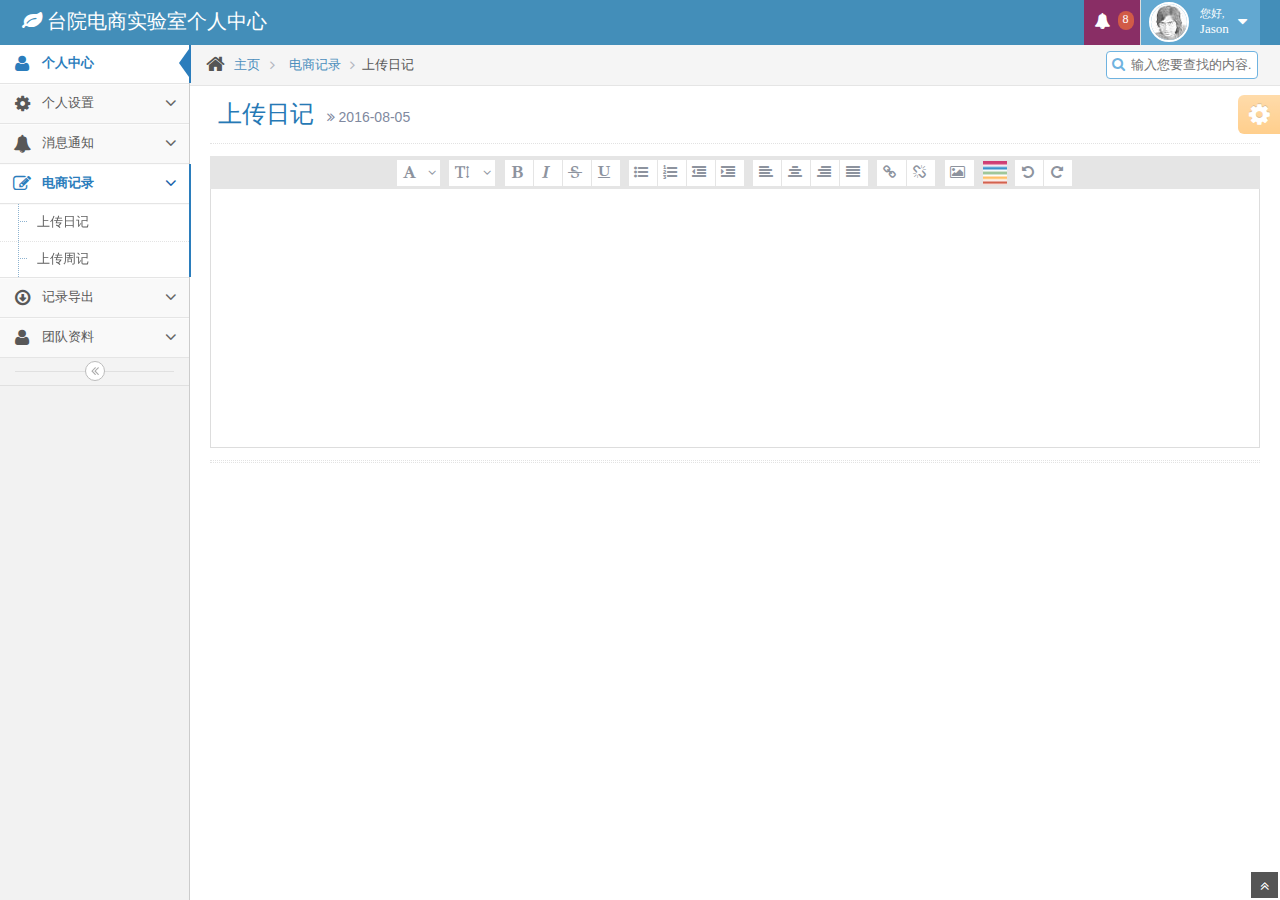
<file: tzcecBackAdmin/tzc_3_1.html>
<!DOCTYPE html>
<html lang="en">
<head>
	<meta charset="utf-8" />
	<title>台院电商实验室-个人中心</title>
	<meta name="keywords" content="Bootstrap模版,Bootstrap模版下载,Bootstrap教程,Bootstrap中文" />
	<meta name="description" content="台州学院,电子商务,电子商务实验室,实验室,理成庚" />
	<meta name="viewport" content="width=device-width, initial-scale=1.0" />
	<link rel="stylesheet" href="assets/css/bootstrap.min.css" />
	<link rel="stylesheet" href="assets/css/font-awesome.min.css" />
	<!-- page specific plugin styles -->


		<!-- fonts -->
	<link rel="stylesheet" href="assets/css/ace.min.css" />
	<link rel="stylesheet" href="assets/css/ace-rtl.min.css" />
	<link rel="stylesheet" href="assets/css/ace-skins.min.css" />
	<script src="assets/js/ace-extra.min.js"></script>
</head>

<body>
	<div class="navbar navbar-default" id="navbar">
		<script type="text/javascript">try{ace.settings.check('navbar' , 'fixed')}catch(e){}</script>

		<div class="navbar-container" id="navbar-container">
			<div class="navbar-header pull-left">
				<a href="#" class="navbar-brand">
					<small> <i class="icon-leaf"></i>
						台院电商实验室个人中心
					</small>
				</a>
				<!-- /.brand -->
			</div>
			<!-- /.navbar-header -->

			<div class="navbar-header pull-right" role="navigation">
				<ul class="nav ace-nav">

					<li class="purple">
						<a data-toggle="dropdown" class="dropdown-toggle" href="javascript:void(0)"> <i class="icon-bell-alt "></i>
							<span class="badge badge-important">8</span>
						</a>

						<ul class="pull-right dropdown-navbar navbar-pink dropdown-menu dropdown-caret dropdown-close">
							<li class="dropdown-header">
								<i class="icon-warning-sign"></i>
								8 条通知
							</li>

							<li>
								<a href="#">
									<div class="clearfix">
										<span class="pull-left">
											<i class="btn btn-xs no-hover btn-pink icon-tasks"></i>
											本周任务
										</span>
										<span class="pull-right badge badge-info">+12</span>
									</div>
								</a>
							</li>

							<li>
								<a href="#">
									<div class="clearfix">
										<span class="pull-left">
											<i class="btn btn-xs no-hover btn-success icon-group"></i>
											团队动态
										</span>
										<span class="pull-right badge badge-success">+8</span>
									</div>
								</a>
							</li>
							<li>
								<a href="#">
									<div class="clearfix">
										<span class="pull-left">
											<i class="btn btn-xs no-hover btn-success icon-envelope"></i>
											回复消息
										</span>
										<span class="pull-right badge badge-success">+3</span>
									</div>
								</a>
							</li>
						</ul>
					</li>

					<li class="light-blue">
						<a data-toggle="dropdown" href="javascript:void(0)" class="dropdown-toggle">
							<img class="nav-user-photo" src="assets/avatars/user.jpg" alt="Jason's Photo" />
							<span class="user-info">
								<small>您好,</small>
								Jason
							</span>

							<i class="icon-caret-down"></i>
						</a>

						<ul class="user-menu pull-right dropdown-menu dropdown-yellow dropdown-caret dropdown-close">
							<li>
								<a href="#">
									<i class="icon-cog"></i>
									个人设置
								</a>
							</li>

							<li>
								<a href="#">
									<i class="icon-user"></i>
									账户
								</a>
							</li>

							<li class="divider"></li>

							<li>
								<a href="#">
									<i class="icon-off"></i>
									退出
								</a>
							</li>
						</ul>
					</li>
				</ul>
				<!-- /.ace-nav -->
			</div>
			<!-- /.navbar-header -->
		</div>
		<!-- /.container -->
	</div>

	<div class="main-container" id="main-container">
		<script type="text/javascript">
				try{ace.settings.check('main-container' , 'fixed')}catch(e){}
			</script>

		<div class="main-container-inner">
			<a class="menu-toggler" id="menu-toggler" href="#">
				<span class="menu-text"></span>
			</a>

			<div class="sidebar" id="sidebar">
				<script type="text/javascript">try{ace.settings.check('sidebar' , 'fixed')}catch(e){}</script>

				<ul class="nav nav-list">
					<li class="active">
						<a href="index.html">
							<i class="icon-user"></i>
							<span class="menu-text">个人中心</span>
						</a>
					</li>

					<li>
						<a href="#" class="dropdown-toggle">
							<i class="icon-cog"></i>
							<span class="menu-text">个人设置</span> <b class="arrow icon-angle-down"></b>
						</a>

						<ul class="submenu">
							<li>
								<a href="elements.html">
									<i class="icon-double-angle-right"></i>
									更换头像
								</a>
							</li>

							<li>
								<a href="buttons.html">
									<i class="icon-double-angle-right"></i>
									修改资料
								</a>
							</li>

						</ul>
					</li>

					<li>
						<a href="#" class="dropdown-toggle">
							<i class="icon-bell-alt"></i>
							<span class="menu-text">消息通知</span> <b class="arrow icon-angle-down"></b>
						</a>

						<ul class="submenu">
							<li>
								<a href="tables.html">
									<i class="icon-double-angle-right"></i>
									本周任务
								</a>
							</li>

							<li>
								<a href="jqgrid.html">
									<i class="icon-double-angle-right"></i>
									团队动态
								</a>
							</li>
							<li>
								<a href="jqgrid.html">
									<i class="icon-double-angle-right"></i>
									回复消息
								</a>
							</li>
							<li>
								<a href="jqgrid.html">
									<i class="icon-double-angle-right"></i>
									资料更新
								</a>
							</li>
						</ul>
					</li>

					<li class="active open">
						<a href="#" class="dropdown-toggle">
							<i class="icon-edit"></i>
							<span class="menu-text">电商记录</span>

							<b class="arrow icon-angle-down"></b>
						</a>

						<ul class="submenu">
							<li>
								<a href="form-elements.html">
									<i class="icon-double-angle-right"></i>
									上传日记
								</a>
							</li>

							<li>
								<a href="form-wizard.html">
									<i class="icon-double-angle-right"></i>
									上传周记
								</a>
							</li>

						</ul>
					</li>

					<li>
						<a href="#" class="dropdown-toggle">
							<i class="icon-download"></i>
							<span class="menu-text">记录导出</span>

							<b class="arrow icon-angle-down"></b>
						</a>

						<ul class="submenu">
							<li>
								<a href="profile.html">
									<i class="icon-double-angle-right"></i>
									日记下载
								</a>
							</li>

							<li>
								<a href="inbox.html">
									<i class="icon-double-angle-right"></i>
									周记下载
								</a>
							</li>

						</ul>
					</li>

					<li>
						<a href="#" class="dropdown-toggle">
							<i class="icon-user"></i>

							<span class="menu-text">团队资料</span>

							<b class="arrow icon-angle-down"></b>
						</a>

						<ul class="submenu">
							<li>
								<a href="faq.html">
									<i class="icon-double-angle-right"></i>
									团队排行榜
								</a>
							</li>

							<li>
								<a href="error-404.html">
									<i class="icon-double-angle-right"></i>
									团队首页照片
								</a>
							</li>

							<li>
								<a href="error-500.html">
									<i class="icon-double-angle-right"></i>
									团队首页资料
								</a>
							</li>

						</ul>
					</li>
				</ul>
				<!-- /.nav-list -->

				<div class="sidebar-collapse" id="sidebar-collapse">
					<i class="icon-double-angle-left" data-icon1="icon-double-angle-left" data-icon2="icon-double-angle-right"></i>
				</div>

				<script type="text/javascript">try{ace.settings.check('sidebar' , 'collapsed')}catch(e){}</script>
			</div>

			<div class="main-content">
				<div class="breadcrumbs" id="breadcrumbs">
					<script type="text/javascript">try{ace.settings.check('breadcrumbs' , 'fixed')}catch(e){}</script>

					<ul class="breadcrumb">
						<li>
							<i class="icon-home home-icon"></i>
							<a href="#">主页</a>
						</li>

						<li>
							<a href="#">电商记录</a>
						</li>
						<li class="active">上传日记</li>
					</ul>
					<!-- .breadcrumb -->

					<div class="nav-search" id="nav-search">
						<form class="form-search">
							<span class="input-icon">
								<input type="text" placeholder="输入您要查找的内容..." class="nav-search-input" id="nav-search-input" autocomplete="off" />
								<i class="icon-search nav-search-icon"></i>
							</span>
						</form>
					</div>
					<!-- #nav-search -->
				</div>

				<div class="page-content">
					<!-- 更换头像标题开始 -->
					<div class="page-header">
						<h1>
							上传日记
							<small>
								<i class="icon-double-angle-right"></i>
								2016-08-05
							</small>
						</h1>
					</div>
					<!-- 更换头像标题结束 -->
					<div class="row">
						<div class="col-xs-12">
							<!-- 内容区域开始 -->
							<!-- 电商记录	 -->
							<div class="row">
								<div class="col-xs-12">
									<!-- PAGE CONTENT BEGINS -->

									<div class="wysiwyg-editor" id="editor1"></div>

									<div class="hr hr-double dotted"></div>


									<script type="text/javascript">
									var $path_assets = "assets";//this will be used in loading jQuery UI if needed!
								</script>

									<!-- PAGE CONTENT ENDS -->
								</div>
								<!-- /.col -->
							</div>
							<!-- /.row -->

							<!-- 电商记录 -->
							<!-- 内容区域结束 -->
						</div>
						<!-- /.col -->
					</div>
					<!-- /.row -->
				</div>
				<!-- /.page-content -->
			</div>
			<!-- /.main-content -->

			<div class="ace-settings-container" id="ace-settings-container">
				<div class="btn btn-app btn-xs btn-warning ace-settings-btn" id="ace-settings-btn">
					<i class="icon-cog bigger-150"></i>
				</div>

				<div class="ace-settings-box" id="ace-settings-box">
					<div>
						<div class="pull-left">
							<select id="skin-colorpicker" class="hide">
								<option data-skin="default" value="#438EB9">#438EB9</option>
								<option data-skin="skin-1" value="#222A2D">#222A2D</option>
								<option data-skin="skin-2" value="#C6487E">#C6487E</option>
								<option data-skin="skin-3" value="#D0D0D0">#D0D0D0</option>
							</select>
						</div>
						<span>&nbsp; 选择更换的主题</span>
					</div>

					<div>
						<input type="checkbox" class="ace ace-checkbox-2" id="ace-settings-navbar" />
						<label class="lbl" for="ace-settings-navbar">固定导航栏</label>
					</div>

					<div>
						<input type="checkbox" class="ace ace-checkbox-2" id="ace-settings-sidebar" />
						<label class="lbl" for="ace-settings-sidebar">固定侧边栏</label>
					</div>

					<div>
						<input type="checkbox" class="ace ace-checkbox-2" id="ace-settings-breadcrumbs" />
						<label class="lbl" for="ace-settings-breadcrumbs">固定分级目录</label>
					</div>

				</div>
			</div>
			<!-- /#ace-settings-container -->
		</div>
		<!-- /.main-container-inner -->

		<a href="#" id="btn-scroll-up" class="btn-scroll-up btn btn-sm btn-inverse">
			<i class="icon-double-angle-up icon-only bigger-110"></i>
		</a>
	</div>
	<!-- /.main-container -->

	<script src="assets/js/jquery.js"></script>
	<script type="text/javascript">
			window.jQuery || document.write("<script src='assets/js/jquery-2.0.3.min.js'>"+"<"+"/script>");</script>
	<script type="text/javascript">
				if("ontouchend" in document) document.write("<script src='assets/js/jquery.mobile.custom.min.js'>"+"<"+"/script>");</script>
	<script src="assets/js/bootstrap.min.js"></script>
	<script src="assets/js/typeahead-bs2.min.js"></script>
	<!-- page specific plugin scripts -->

		<script src="assets/js/jquery.hotkeys.min.js"></script>
		<script src="assets/js/bootstrap-wysiwyg.min.js"></script>
		<script src="assets/js/bootbox.min.js"></script>

		<!-- ace scripts -->
	<script src="assets/js/ace-elements.min.js"></script>
	<script src="assets/js/ace.min.js"></script>
	<!-- inline scripts related to this page -->

		<script type="text/javascript">
			jQuery(function($){
	
	function showErrorAlert (reason, detail) {
		var msg='';
		if (reason==='unsupported-file-type') { msg = "Unsupported format " +detail; }
		else {
			console.log("error uploading file", reason, detail);
		}
		$('<div class="alert"> <button type="button" class="close" data-dismiss="alert">&times;</button>'+ 
		 '<strong>File upload error</strong> '+msg+' </div>').prependTo('#alerts');
	}

	//$('#editor1').ace_wysiwyg();//this will create the default editor will all buttons

	//but we want to change a few buttons colors for the third style
	$('#editor1').ace_wysiwyg({
		toolbar:
		[
			'font',
			null,
			'fontSize',
			null,
			{name:'bold', className:'btn-info'},
			{name:'italic', className:'btn-info'},
			{name:'strikethrough', className:'btn-info'},
			{name:'underline', className:'btn-info'},
			null,
			{name:'insertunorderedlist', className:'btn-success'},
			{name:'insertorderedlist', className:'btn-success'},
			{name:'outdent', className:'btn-purple'},
			{name:'indent', className:'btn-purple'},
			null,
			{name:'justifyleft', className:'btn-primary'},
			{name:'justifycenter', className:'btn-primary'},
			{name:'justifyright', className:'btn-primary'},
			{name:'justifyfull', className:'btn-inverse'},
			null,
			{name:'createLink', className:'btn-pink'},
			{name:'unlink', className:'btn-pink'},
			null,
			{name:'insertImage', className:'btn-success'},
			null,
			'foreColor',
			null,
			{name:'undo', className:'btn-grey'},
			{name:'redo', className:'btn-grey'}
		],
		'wysiwyg': {
			fileUploadError: showErrorAlert
		}
	}).prev().addClass('wysiwyg-style2');

	

});
		</script>
</body>
</html>
</file>
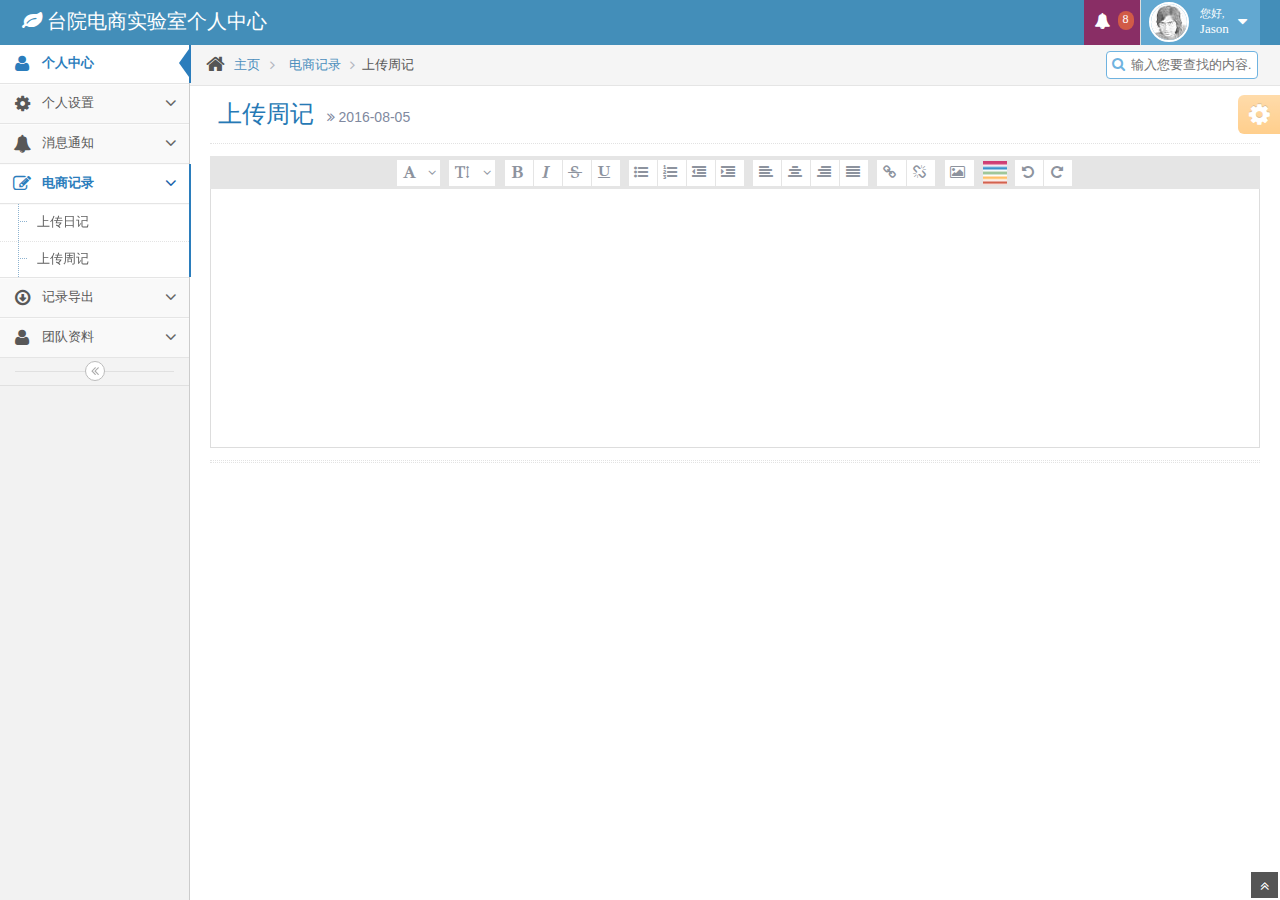
<file: tzcecBackAdmin/tzc_3_2.html>
<!DOCTYPE html>
<html lang="en">
<head>
	<meta charset="utf-8" />
	<title>台院电商实验室-个人中心</title>
	<meta name="keywords" content="Bootstrap模版,Bootstrap模版下载,Bootstrap教程,Bootstrap中文" />
	<meta name="description" content="台州学院,电子商务,电子商务实验室,实验室,理成庚" />
	<meta name="viewport" content="width=device-width, initial-scale=1.0" />
	<link rel="stylesheet" href="assets/css/bootstrap.min.css" />
	<link rel="stylesheet" href="assets/css/font-awesome.min.css" />
	<!-- page specific plugin styles -->


		<!-- fonts -->
	<link rel="stylesheet" href="assets/css/ace.min.css" />
	<link rel="stylesheet" href="assets/css/ace-rtl.min.css" />
	<link rel="stylesheet" href="assets/css/ace-skins.min.css" />
	<script src="assets/js/ace-extra.min.js"></script>
</head>

<body>
	<div class="navbar navbar-default" id="navbar">
		<script type="text/javascript">try{ace.settings.check('navbar' , 'fixed')}catch(e){}</script>

		<div class="navbar-container" id="navbar-container">
			<div class="navbar-header pull-left">
				<a href="#" class="navbar-brand">
					<small> <i class="icon-leaf"></i>
						台院电商实验室个人中心
					</small>
				</a>
				<!-- /.brand -->
			</div>
			<!-- /.navbar-header -->

			<div class="navbar-header pull-right" role="navigation">
				<ul class="nav ace-nav">

					<li class="purple">
						<a data-toggle="dropdown" class="dropdown-toggle" href="javascript:void(0)"> <i class="icon-bell-alt "></i>
							<span class="badge badge-important">8</span>
						</a>

						<ul class="pull-right dropdown-navbar navbar-pink dropdown-menu dropdown-caret dropdown-close">
							<li class="dropdown-header">
								<i class="icon-warning-sign"></i>
								8 条通知
							</li>

							<li>
								<a href="#">
									<div class="clearfix">
										<span class="pull-left">
											<i class="btn btn-xs no-hover btn-pink icon-tasks"></i>
											本周任务
										</span>
										<span class="pull-right badge badge-info">+12</span>
									</div>
								</a>
							</li>

							<li>
								<a href="#">
									<div class="clearfix">
										<span class="pull-left">
											<i class="btn btn-xs no-hover btn-success icon-group"></i>
											团队动态
										</span>
										<span class="pull-right badge badge-success">+8</span>
									</div>
								</a>
							</li>
							<li>
								<a href="#">
									<div class="clearfix">
										<span class="pull-left">
											<i class="btn btn-xs no-hover btn-success icon-envelope"></i>
											回复消息
										</span>
										<span class="pull-right badge badge-success">+3</span>
									</div>
								</a>
							</li>
						</ul>
					</li>

					<li class="light-blue">
						<a data-toggle="dropdown" href="javascript:void(0)" class="dropdown-toggle">
							<img class="nav-user-photo" src="assets/avatars/user.jpg" alt="Jason's Photo" />
							<span class="user-info">
								<small>您好,</small>
								Jason
							</span>

							<i class="icon-caret-down"></i>
						</a>

						<ul class="user-menu pull-right dropdown-menu dropdown-yellow dropdown-caret dropdown-close">
							<li>
								<a href="#">
									<i class="icon-cog"></i>
									个人设置
								</a>
							</li>

							<li>
								<a href="#">
									<i class="icon-user"></i>
									账户
								</a>
							</li>

							<li class="divider"></li>

							<li>
								<a href="#">
									<i class="icon-off"></i>
									退出
								</a>
							</li>
						</ul>
					</li>
				</ul>
				<!-- /.ace-nav -->
			</div>
			<!-- /.navbar-header -->
		</div>
		<!-- /.container -->
	</div>

	<div class="main-container" id="main-container">
		<script type="text/javascript">
				try{ace.settings.check('main-container' , 'fixed')}catch(e){}
			</script>

		<div class="main-container-inner">
			<a class="menu-toggler" id="menu-toggler" href="#">
				<span class="menu-text"></span>
			</a>

			<div class="sidebar" id="sidebar">
				<script type="text/javascript">try{ace.settings.check('sidebar' , 'fixed')}catch(e){}</script>

				<ul class="nav nav-list">
					<li class="active">
						<a href="index.html">
							<i class="icon-user"></i>
							<span class="menu-text">个人中心</span>
						</a>
					</li>

					<li>
						<a href="#" class="dropdown-toggle">
							<i class="icon-cog"></i>
							<span class="menu-text">个人设置</span> <b class="arrow icon-angle-down"></b>
						</a>

						<ul class="submenu">
							<li>
								<a href="elements.html">
									<i class="icon-double-angle-right"></i>
									更换头像
								</a>
							</li>

							<li>
								<a href="buttons.html">
									<i class="icon-double-angle-right"></i>
									修改资料
								</a>
							</li>

						</ul>
					</li>

					<li>
						<a href="#" class="dropdown-toggle">
							<i class="icon-bell-alt"></i>
							<span class="menu-text">消息通知</span> <b class="arrow icon-angle-down"></b>
						</a>

						<ul class="submenu">
							<li>
								<a href="tables.html">
									<i class="icon-double-angle-right"></i>
									本周任务
								</a>
							</li>

							<li>
								<a href="jqgrid.html">
									<i class="icon-double-angle-right"></i>
									团队动态
								</a>
							</li>
							<li>
								<a href="jqgrid.html">
									<i class="icon-double-angle-right"></i>
									回复消息
								</a>
							</li>
							<li>
								<a href="jqgrid.html">
									<i class="icon-double-angle-right"></i>
									资料更新
								</a>
							</li>
						</ul>
					</li>

					<li class="active open">
						<a href="#" class="dropdown-toggle">
							<i class="icon-edit"></i>
							<span class="menu-text">电商记录</span>

							<b class="arrow icon-angle-down"></b>
						</a>

						<ul class="submenu">
							<li>
								<a href="form-elements.html">
									<i class="icon-double-angle-right"></i>
									上传日记
								</a>
							</li>

							<li>
								<a href="form-wizard.html">
									<i class="icon-double-angle-right"></i>
									上传周记
								</a>
							</li>

						</ul>
					</li>

					<li>
						<a href="#" class="dropdown-toggle">
							<i class="icon-download"></i>
							<span class="menu-text">记录导出</span>

							<b class="arrow icon-angle-down"></b>
						</a>

						<ul class="submenu">
							<li>
								<a href="profile.html">
									<i class="icon-double-angle-right"></i>
									日记下载
								</a>
							</li>

							<li>
								<a href="inbox.html">
									<i class="icon-double-angle-right"></i>
									周记下载
								</a>
							</li>

						</ul>
					</li>

					<li>
						<a href="#" class="dropdown-toggle">
							<i class="icon-user"></i>

							<span class="menu-text">团队资料</span>

							<b class="arrow icon-angle-down"></b>
						</a>

						<ul class="submenu">
							<li>
								<a href="faq.html">
									<i class="icon-double-angle-right"></i>
									团队排行榜
								</a>
							</li>

							<li>
								<a href="error-404.html">
									<i class="icon-double-angle-right"></i>
									团队首页照片
								</a>
							</li>

							<li>
								<a href="error-500.html">
									<i class="icon-double-angle-right"></i>
									团队首页资料
								</a>
							</li>

						</ul>
					</li>
				</ul>
				<!-- /.nav-list -->

				<div class="sidebar-collapse" id="sidebar-collapse">
					<i class="icon-double-angle-left" data-icon1="icon-double-angle-left" data-icon2="icon-double-angle-right"></i>
				</div>

				<script type="text/javascript">try{ace.settings.check('sidebar' , 'collapsed')}catch(e){}</script>
			</div>

			<div class="main-content">
				<div class="breadcrumbs" id="breadcrumbs">
					<script type="text/javascript">try{ace.settings.check('breadcrumbs' , 'fixed')}catch(e){}</script>

					<ul class="breadcrumb">
						<li>
							<i class="icon-home home-icon"></i>
							<a href="#">主页</a>
						</li>

						<li>
							<a href="#">电商记录</a>
						</li>
						<li class="active">上传周记</li>
					</ul>
					<!-- .breadcrumb -->

					<div class="nav-search" id="nav-search">
						<form class="form-search">
							<span class="input-icon">
								<input type="text" placeholder="输入您要查找的内容..." class="nav-search-input" id="nav-search-input" autocomplete="off" />
								<i class="icon-search nav-search-icon"></i>
							</span>
						</form>
					</div>
					<!-- #nav-search -->
				</div>

				<div class="page-content">
					<!-- 更换头像标题开始 -->
					<div class="page-header">
						<h1>
							上传周记
							<small>
								<i class="icon-double-angle-right"></i>
								2016-08-05
							</small>
						</h1>
					</div>
					<!-- 更换头像标题结束 -->
					<div class="row">
						<div class="col-xs-12">
							<!-- 内容区域开始 -->
							<!-- 电商记录	 -->
							<div class="row">
								<div class="col-xs-12">
									<!-- PAGE CONTENT BEGINS -->

									<div class="wysiwyg-editor" id="editor1"></div>

									<div class="hr hr-double dotted"></div>


									<script type="text/javascript">
									var $path_assets = "assets";//this will be used in loading jQuery UI if needed!
								</script>

									<!-- PAGE CONTENT ENDS -->
								</div>
								<!-- /.col -->
							</div>
							<!-- /.row -->

							<!-- 电商记录 -->
							<!-- 内容区域结束 -->
						</div>
						<!-- /.col -->
					</div>
					<!-- /.row -->
				</div>
				<!-- /.page-content -->
			</div>
			<!-- /.main-content -->

			<div class="ace-settings-container" id="ace-settings-container">
				<div class="btn btn-app btn-xs btn-warning ace-settings-btn" id="ace-settings-btn">
					<i class="icon-cog bigger-150"></i>
				</div>

				<div class="ace-settings-box" id="ace-settings-box">
					<div>
						<div class="pull-left">
							<select id="skin-colorpicker" class="hide">
								<option data-skin="default" value="#438EB9">#438EB9</option>
								<option data-skin="skin-1" value="#222A2D">#222A2D</option>
								<option data-skin="skin-2" value="#C6487E">#C6487E</option>
								<option data-skin="skin-3" value="#D0D0D0">#D0D0D0</option>
							</select>
						</div>
						<span>&nbsp; 选择更换的主题</span>
					</div>

					<div>
						<input type="checkbox" class="ace ace-checkbox-2" id="ace-settings-navbar" />
						<label class="lbl" for="ace-settings-navbar">固定导航栏</label>
					</div>

					<div>
						<input type="checkbox" class="ace ace-checkbox-2" id="ace-settings-sidebar" />
						<label class="lbl" for="ace-settings-sidebar">固定侧边栏</label>
					</div>

					<div>
						<input type="checkbox" class="ace ace-checkbox-2" id="ace-settings-breadcrumbs" />
						<label class="lbl" for="ace-settings-breadcrumbs">固定分级目录</label>
					</div>

				</div>
			</div>
			<!-- /#ace-settings-container -->
		</div>
		<!-- /.main-container-inner -->

		<a href="#" id="btn-scroll-up" class="btn-scroll-up btn btn-sm btn-inverse">
			<i class="icon-double-angle-up icon-only bigger-110"></i>
		</a>
	</div>
	<!-- /.main-container -->

	<script src="assets/js/jquery.js"></script>
	<script type="text/javascript">
			window.jQuery || document.write("<script src='assets/js/jquery-2.0.3.min.js'>"+"<"+"/script>");</script>
	<script type="text/javascript">
				if("ontouchend" in document) document.write("<script src='assets/js/jquery.mobile.custom.min.js'>"+"<"+"/script>");</script>
	<script src="assets/js/bootstrap.min.js"></script>
	<script src="assets/js/typeahead-bs2.min.js"></script>
	<!-- page specific plugin scripts -->

		<script src="assets/js/jquery.hotkeys.min.js"></script>
		<script src="assets/js/bootstrap-wysiwyg.min.js"></script>
		<script src="assets/js/bootbox.min.js"></script>

		<!-- ace scripts -->
	<script src="assets/js/ace-elements.min.js"></script>
	<script src="assets/js/ace.min.js"></script>
	<!-- inline scripts related to this page -->

		<script type="text/javascript">
			jQuery(function($){
	
	function showErrorAlert (reason, detail) {
		var msg='';
		if (reason==='unsupported-file-type') { msg = "Unsupported format " +detail; }
		else {
			console.log("error uploading file", reason, detail);
		}
		$('<div class="alert"> <button type="button" class="close" data-dismiss="alert">&times;</button>'+ 
		 '<strong>File upload error</strong> '+msg+' </div>').prependTo('#alerts');
	}

	//$('#editor1').ace_wysiwyg();//this will create the default editor will all buttons

	//but we want to change a few buttons colors for the third style
	$('#editor1').ace_wysiwyg({
		toolbar:
		[
			'font',
			null,
			'fontSize',
			null,
			{name:'bold', className:'btn-info'},
			{name:'italic', className:'btn-info'},
			{name:'strikethrough', className:'btn-info'},
			{name:'underline', className:'btn-info'},
			null,
			{name:'insertunorderedlist', className:'btn-success'},
			{name:'insertorderedlist', className:'btn-success'},
			{name:'outdent', className:'btn-purple'},
			{name:'indent', className:'btn-purple'},
			null,
			{name:'justifyleft', className:'btn-primary'},
			{name:'justifycenter', className:'btn-primary'},
			{name:'justifyright', className:'btn-primary'},
			{name:'justifyfull', className:'btn-inverse'},
			null,
			{name:'createLink', className:'btn-pink'},
			{name:'unlink', className:'btn-pink'},
			null,
			{name:'insertImage', className:'btn-success'},
			null,
			'foreColor',
			null,
			{name:'undo', className:'btn-grey'},
			{name:'redo', className:'btn-grey'}
		],
		'wysiwyg': {
			fileUploadError: showErrorAlert
		}
	}).prev().addClass('wysiwyg-style2');

	

});
		</script>
</body>
</html>
</file>
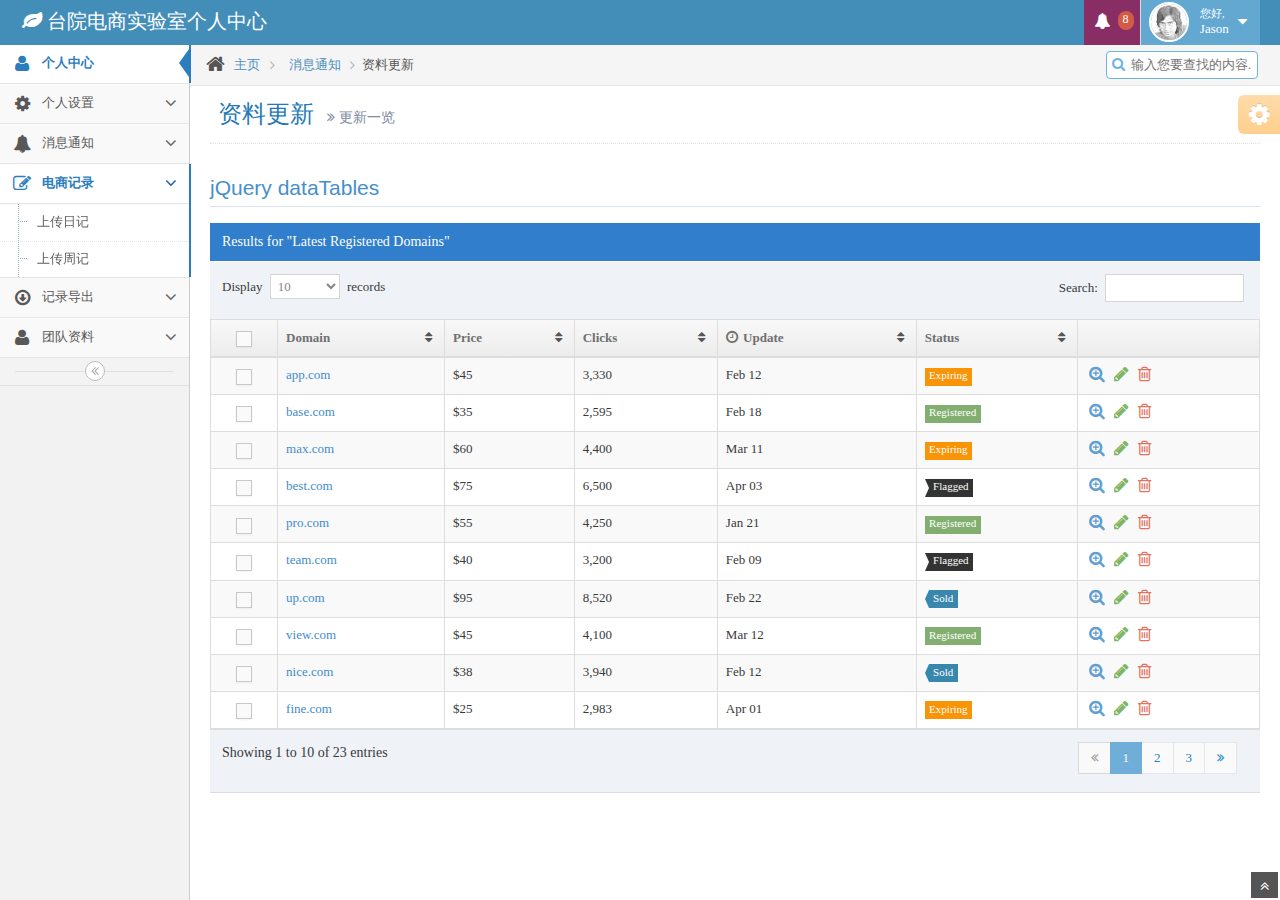
<file: tzcecBackAdmin/tzc_4_1.html>
<!DOCTYPE html>
<html lang="en">
	<head>
		<meta charset="utf-8" />
		<title>台院电商实验室-个人中心</title>
		<meta name="keywords" content="Bootstrap模版,Bootstrap模版下载,Bootstrap教程,Bootstrap中文" />
		<meta name="description" content="台州学院,电子商务,电子商务实验室,实验室,理成庚" />
		<meta name="viewport" content="width=device-width, initial-scale=1.0" />
		<link rel="stylesheet" href="assets/css/bootstrap.min.css" />
		<link rel="stylesheet" href="assets/css/font-awesome.min.css" />
		<link rel="stylesheet" href="assets/css/ace.min.css" />
		<link rel="stylesheet" href="assets/css/ace-rtl.min.css" />
		<link rel="stylesheet" href="assets/css/ace-skins.min.css" />
		<script src="assets/js/ace-extra.min.js"></script>
	</head>

	<body>
		<div class="navbar navbar-default" id="navbar">
			<script type="text/javascript">
				try{ace.settings.check('navbar' , 'fixed')}catch(e){}
			</script>

			<div class="navbar-container" id="navbar-container">
				<div class="navbar-header pull-left">
					<a href="#" class="navbar-brand">
						<small>
							<i class="icon-leaf"></i>
							台院电商实验室个人中心
						</small>
					</a><!-- /.brand -->
				</div><!-- /.navbar-header -->

				<div class="navbar-header pull-right" role="navigation">
					<ul class="nav ace-nav">

						<li class="purple">
							<a data-toggle="dropdown" class="dropdown-toggle" href="javascript:void(0)">
								<i class="icon-bell-alt "></i>
								<span class="badge badge-important">8</span>
							</a>

							<ul class="pull-right dropdown-navbar navbar-pink dropdown-menu dropdown-caret dropdown-close">
								<li class="dropdown-header">
									<i class="icon-warning-sign"></i>
									8 条通知
								</li>

								<li>
									<a href="#">
										<div class="clearfix">
											<span class="pull-left">
												<i class="btn btn-xs no-hover btn-pink icon-tasks"></i>
												本周任务
											</span>
											<span class="pull-right badge badge-info">+12</span>
										</div>
									</a>
								</li>

								<li>
									<a href="#">
										<div class="clearfix">
											<span class="pull-left">
												<i class="btn btn-xs no-hover btn-success icon-group"></i>
												团队动态
											</span>
											<span class="pull-right badge badge-success">+8</span>
										</div>
									</a>
								</li>
								<li>
									<a href="#">
										<div class="clearfix">
											<span class="pull-left">
												<i class="btn btn-xs no-hover btn-success icon-envelope"></i>
												回复消息
											</span>
											<span class="pull-right badge badge-success">+3</span>
										</div>
									</a>
								</li>							</ul>
						</li>


						<li class="light-blue">
							<a data-toggle="dropdown" href="javascript:void(0)" class="dropdown-toggle">
								<img class="nav-user-photo" src="assets/avatars/user.jpg" alt="Jason's Photo" />
								<span class="user-info">
									<small>您好,</small>
									Jason
								</span>

								<i class="icon-caret-down"></i>
							</a>

							<ul class="user-menu pull-right dropdown-menu dropdown-yellow dropdown-caret dropdown-close">
								<li>
									<a href="#">
										<i class="icon-cog"></i>
										个人设置
									</a>
								</li>

								<li>
									<a href="#">
										<i class="icon-user"></i>
										账户
									</a>
								</li>

								<li class="divider"></li>

								<li>
									<a href="#">
										<i class="icon-off"></i>
										退出
									</a>
								</li>
							</ul>
						</li>
					</ul><!-- /.ace-nav -->
				</div><!-- /.navbar-header -->
			</div><!-- /.container -->
		</div>

		<div class="main-container" id="main-container">
			<script type="text/javascript">
				try{ace.settings.check('main-container' , 'fixed')}catch(e){}
			</script>

			<div class="main-container-inner">
				<a class="menu-toggler" id="menu-toggler" href="#">
					<span class="menu-text"></span>
				</a>

				<div class="sidebar" id="sidebar">
					<script type="text/javascript">
						try{ace.settings.check('sidebar' , 'fixed')}catch(e){}
					</script>

					

					<ul class="nav nav-list">
						<li class="active">
							<a href="index.html">
								<i class="icon-user"></i>
								<span class="menu-text"> 个人中心 </span>
							</a>
						</li>

						<li>
							<a href="#" class="dropdown-toggle">
								<i class="icon-cog"></i>
								<span class="menu-text"> 个人设置 </span>

								<b class="arrow icon-angle-down"></b>
							</a>

							<ul class="submenu">
								<li>
									<a href="elements.html">
										<i class="icon-double-angle-right"></i>
										更换头像
									</a>
								</li>

								<li>
									<a href="buttons.html">
										<i class="icon-double-angle-right"></i>
										修改资料
									</a>
								</li>

							</ul>
						</li>

						<li>
							<a href="#" class="dropdown-toggle">
								<i class="icon-bell-alt"></i>
								<span class="menu-text"> 消息通知 </span>

								<b class="arrow icon-angle-down"></b>
							</a>

							<ul class="submenu">
								<li>
									<a href="tables.html">
										<i class="icon-double-angle-right"></i>
										本周任务
									</a>
								</li>

								<li>
									<a href="jqgrid.html">
										<i class="icon-double-angle-right"></i>
										团队动态
									</a>
								</li>
								<li>
									<a href="jqgrid.html">
										<i class="icon-double-angle-right"></i>
										回复消息
									</a>
								</li>
								<li>
									<a href="jqgrid.html">
										<i class="icon-double-angle-right"></i>
										资料更新
									</a>
								</li>
							</ul>
						</li>

						<li class="active open">
							<a href="#" class="dropdown-toggle">
								<i class="icon-edit"></i>
								<span class="menu-text"> 电商记录 </span>

								<b class="arrow icon-angle-down"></b>
							</a>

							<ul class="submenu">
								<li>
									<a href="form-elements.html">
										<i class="icon-double-angle-right"></i>
										上传日记
									</a>
								</li>

								<li>
									<a href="form-wizard.html">
										<i class="icon-double-angle-right"></i>
										上传周记
									</a>
								</li>

							</ul>
						</li>


						<li>
							<a href="#" class="dropdown-toggle">
								<i class="icon-download"></i>
								<span class="menu-text"> 记录导出 </span>

								<b class="arrow icon-angle-down"></b>
							</a>

							<ul class="submenu">
								<li>
									<a href="profile.html">
										<i class="icon-double-angle-right"></i>
										日记下载
									</a>
								</li>

								<li>
									<a href="inbox.html">
										<i class="icon-double-angle-right"></i>
										周记下载
									</a>
								</li>

							</ul>
						</li>

						<li>
							<a href="#" class="dropdown-toggle">
								<i class="icon-user"></i>

								<span class="menu-text">
									团队资料
								</span>

								<b class="arrow icon-angle-down"></b>
							</a>

							<ul class="submenu">
								<li>
									<a href="faq.html">
										<i class="icon-double-angle-right"></i>
										团队排行榜
									</a>
								</li>

								<li>
									<a href="error-404.html">
										<i class="icon-double-angle-right"></i>
										团队首页照片
									</a>
								</li>

								<li>
									<a href="error-500.html">
										<i class="icon-double-angle-right"></i>
										团队首页资料
									</a>
								</li>

								
							</ul>
						</li>
					</ul><!-- /.nav-list -->

					<div class="sidebar-collapse" id="sidebar-collapse">
						<i class="icon-double-angle-left" data-icon1="icon-double-angle-left" data-icon2="icon-double-angle-right"></i>
					</div>

					<script type="text/javascript">
						try{ace.settings.check('sidebar' , 'collapsed')}catch(e){}
					</script>
				</div>

				<div class="main-content">
					<div class="breadcrumbs" id="breadcrumbs">
						<script type="text/javascript">
							try{ace.settings.check('breadcrumbs' , 'fixed')}catch(e){}
						</script>

						<ul class="breadcrumb">
							<li>
								<i class="icon-home home-icon"></i>
								<a href="#">主页</a>
							</li>

							<li>
								<a href="#">消息通知</a>
							</li>
							<li class="active">资料更新</li>
						</ul><!-- .breadcrumb -->

						<div class="nav-search" id="nav-search">
							<form class="form-search">
								<span class="input-icon">
									<input type="text" placeholder="输入您要查找的内容..." class="nav-search-input" id="nav-search-input" autocomplete="off" />
									<i class="icon-search nav-search-icon"></i>
								</span>
							</form>
						</div><!-- #nav-search -->
					</div>

					<div class="page-content">
						<!-- 更换头像标题开始 -->
						<div class="page-header">
							<h1>
								资料更新
								<small>
									<i class="icon-double-angle-right"></i>
									更新一览
								</small>
							</h1>
						</div>
						<!-- 更换头像标题结束 -->
					<div class="row">
							<div class="col-xs-12">
								<!-- PAGE CONTENT BEGINS -->

								
								<div class="row">
									<div class="col-xs-12">
										<h3 class="header smaller lighter blue">jQuery dataTables</h3>
										<div class="table-header">
											Results for "Latest Registered Domains"
										</div>

										<div class="table-responsive">
											<table id="sample-table-2" class="table table-striped table-bordered table-hover">
												<thead>
													<tr>
														<th class="center">
															<label>
																<input type="checkbox" class="ace" />
																<span class="lbl"></span>
															</label>
														</th>
														<th>Domain</th>
														<th>Price</th>
														<th class="hidden-480">Clicks</th>

														<th>
															<i class="icon-time bigger-110 hidden-480"></i>
															Update
														</th>
														<th class="hidden-480">Status</th>

														<th></th>
													</tr>
												</thead>

												<tbody>
													<tr>
														<td class="center">
															<label>
																<input type="checkbox" class="ace" />
																<span class="lbl"></span>
															</label>
														</td>

														<td>
															<a href="#">app.com</a>
														</td>
														<td>$45</td>
														<td class="hidden-480">3,330</td>
														<td>Feb 12</td>

														<td class="hidden-480">
															<span class="label label-sm label-warning">Expiring</span>
														</td>

														<td>
															<div class="visible-md visible-lg hidden-sm hidden-xs action-buttons">
																<a class="blue" href="#">
																	<i class="icon-zoom-in bigger-130"></i>
																</a>

																<a class="green" href="#">
																	<i class="icon-pencil bigger-130"></i>
																</a>

																<a class="red" href="#">
																	<i class="icon-trash bigger-130"></i>
																</a>
															</div>

															<div class="visible-xs visible-sm hidden-md hidden-lg">
																<div class="inline position-relative">
																	<button class="btn btn-minier btn-yellow dropdown-toggle" data-toggle="dropdown">
																		<i class="icon-caret-down icon-only bigger-120"></i>
																	</button>

																	<ul class="dropdown-menu dropdown-only-icon dropdown-yellow pull-right dropdown-caret dropdown-close">
																		<li>
																			<a href="#" class="tooltip-info" data-rel="tooltip" title="View">
																				<span class="blue">
																					<i class="icon-zoom-in bigger-120"></i>
																				</span>
																			</a>
																		</li>

																		<li>
																			<a href="#" class="tooltip-success" data-rel="tooltip" title="Edit">
																				<span class="green">
																					<i class="icon-edit bigger-120"></i>
																				</span>
																			</a>
																		</li>

																		<li>
																			<a href="#" class="tooltip-error" data-rel="tooltip" title="Delete">
																				<span class="red">
																					<i class="icon-trash bigger-120"></i>
																				</span>
																			</a>
																		</li>
																	</ul>
																</div>
															</div>
														</td>
													</tr>

													<tr>
														<td class="center">
															<label>
																<input type="checkbox" class="ace" />
																<span class="lbl"></span>
															</label>
														</td>

														<td>
															<a href="#">base.com</a>
														</td>
														<td>$35</td>
														<td class="hidden-480">2,595</td>
														<td>Feb 18</td>

														<td class="hidden-480">
															<span class="label label-sm label-success">Registered</span>
														</td>

														<td>
															<div class="visible-md visible-lg hidden-sm hidden-xs action-buttons">
																<a class="blue" href="#">
																	<i class="icon-zoom-in bigger-130"></i>
																</a>

																<a class="green" href="#">
																	<i class="icon-pencil bigger-130"></i>
																</a>

																<a class="red" href="#">
																	<i class="icon-trash bigger-130"></i>
																</a>
															</div>

															<div class="visible-xs visible-sm hidden-md hidden-lg">
																<div class="inline position-relative">
																	<button class="btn btn-minier btn-yellow dropdown-toggle" data-toggle="dropdown">
																		<i class="icon-caret-down icon-only bigger-120"></i>
																	</button>

																	<ul class="dropdown-menu dropdown-only-icon dropdown-yellow pull-right dropdown-caret dropdown-close">
																		<li>
																			<a href="#" class="tooltip-info" data-rel="tooltip" title="View">
																				<span class="blue">
																					<i class="icon-zoom-in bigger-120"></i>
																				</span>
																			</a>
																		</li>

																		<li>
																			<a href="#" class="tooltip-success" data-rel="tooltip" title="Edit">
																				<span class="green">
																					<i class="icon-edit bigger-120"></i>
																				</span>
																			</a>
																		</li>

																		<li>
																			<a href="#" class="tooltip-error" data-rel="tooltip" title="Delete">
																				<span class="red">
																					<i class="icon-trash bigger-120"></i>
																				</span>
																			</a>
																		</li>
																	</ul>
																</div>
															</div>
														</td>
													</tr>

													<tr>
														<td class="center">
															<label>
																<input type="checkbox" class="ace" />
																<span class="lbl"></span>
															</label>
														</td>

														<td>
															<a href="#">max.com</a>
														</td>
														<td>$60</td>
														<td class="hidden-480">4,400</td>
														<td>Mar 11</td>

														<td class="hidden-480">
															<span class="label label-sm label-warning">Expiring</span>
														</td>

														<td>
															<div class="visible-md visible-lg hidden-sm hidden-xs action-buttons">
																<a class="blue" href="#">
																	<i class="icon-zoom-in bigger-130"></i>
																</a>

																<a class="green" href="#">
																	<i class="icon-pencil bigger-130"></i>
																</a>

																<a class="red" href="#">
																	<i class="icon-trash bigger-130"></i>
																</a>
															</div>

															<div class="visible-xs visible-sm hidden-md hidden-lg">
																<div class="inline position-relative">
																	<button class="btn btn-minier btn-yellow dropdown-toggle" data-toggle="dropdown">
																		<i class="icon-caret-down icon-only bigger-120"></i>
																	</button>

																	<ul class="dropdown-menu dropdown-only-icon dropdown-yellow pull-right dropdown-caret dropdown-close">
																		<li>
																			<a href="#" class="tooltip-info" data-rel="tooltip" title="View">
																				<span class="blue">
																					<i class="icon-zoom-in bigger-120"></i>
																				</span>
																			</a>
																		</li>

																		<li>
																			<a href="#" class="tooltip-success" data-rel="tooltip" title="Edit">
																				<span class="green">
																					<i class="icon-edit bigger-120"></i>
																				</span>
																			</a>
																		</li>

																		<li>
																			<a href="#" class="tooltip-error" data-rel="tooltip" title="Delete">
																				<span class="red">
																					<i class="icon-trash bigger-120"></i>
																				</span>
																			</a>
																		</li>
																	</ul>
																</div>
															</div>
														</td>
													</tr>

													<tr>
														<td class="center">
															<label>
																<input type="checkbox" class="ace" />
																<span class="lbl"></span>
															</label>
														</td>

														<td>
															<a href="#">best.com</a>
														</td>
														<td>$75</td>
														<td class="hidden-480">6,500</td>
														<td>Apr 03</td>

														<td class="hidden-480">
															<span class="label label-sm label-inverse arrowed-in">Flagged</span>
														</td>

														<td>
															<div class="visible-md visible-lg hidden-sm hidden-xs action-buttons">
																<a class="blue" href="#">
																	<i class="icon-zoom-in bigger-130"></i>
																</a>

																<a class="green" href="#">
																	<i class="icon-pencil bigger-130"></i>
																</a>

																<a class="red" href="#">
																	<i class="icon-trash bigger-130"></i>
																</a>
															</div>

															<div class="visible-xs visible-sm hidden-md hidden-lg">
																<div class="inline position-relative">
																	<button class="btn btn-minier btn-yellow dropdown-toggle" data-toggle="dropdown">
																		<i class="icon-caret-down icon-only bigger-120"></i>
																	</button>

																	<ul class="dropdown-menu dropdown-only-icon dropdown-yellow pull-right dropdown-caret dropdown-close">
																		<li>
																			<a href="#" class="tooltip-info" data-rel="tooltip" title="View">
																				<span class="blue">
																					<i class="icon-zoom-in bigger-120"></i>
																				</span>
																			</a>
																		</li>

																		<li>
																			<a href="#" class="tooltip-success" data-rel="tooltip" title="Edit">
																				<span class="green">
																					<i class="icon-edit bigger-120"></i>
																				</span>
																			</a>
																		</li>

																		<li>
																			<a href="#" class="tooltip-error" data-rel="tooltip" title="Delete">
																				<span class="red">
																					<i class="icon-trash bigger-120"></i>
																				</span>
																			</a>
																		</li>
																	</ul>
																</div>
															</div>
														</td>
													</tr>

													<tr>
														<td class="center">
															<label>
																<input type="checkbox" class="ace" />
																<span class="lbl"></span>
															</label>
														</td>

														<td>
															<a href="#">pro.com</a>
														</td>
														<td>$55</td>
														<td class="hidden-480">4,250</td>
														<td>Jan 21</td>

														<td class="hidden-480">
															<span class="label label-sm label-success">Registered</span>
														</td>

														<td>
															<div class="visible-md visible-lg hidden-sm hidden-xs action-buttons">
																<a class="blue" href="#">
																	<i class="icon-zoom-in bigger-130"></i>
																</a>

																<a class="green" href="#">
																	<i class="icon-pencil bigger-130"></i>
																</a>

																<a class="red" href="#">
																	<i class="icon-trash bigger-130"></i>
																</a>
															</div>

															<div class="visible-xs visible-sm hidden-md hidden-lg">
																<div class="inline position-relative">
																	<button class="btn btn-minier btn-yellow dropdown-toggle" data-toggle="dropdown">
																		<i class="icon-caret-down icon-only bigger-120"></i>
																	</button>

																	<ul class="dropdown-menu dropdown-only-icon dropdown-yellow pull-right dropdown-caret dropdown-close">
																		<li>
																			<a href="#" class="tooltip-info" data-rel="tooltip" title="View">
																				<span class="blue">
																					<i class="icon-zoom-in bigger-120"></i>
																				</span>
																			</a>
																		</li>

																		<li>
																			<a href="#" class="tooltip-success" data-rel="tooltip" title="Edit">
																				<span class="green">
																					<i class="icon-edit bigger-120"></i>
																				</span>
																			</a>
																		</li>

																		<li>
																			<a href="#" class="tooltip-error" data-rel="tooltip" title="Delete">
																				<span class="red">
																					<i class="icon-trash bigger-120"></i>
																				</span>
																			</a>
																		</li>
																	</ul>
																</div>
															</div>
														</td>
													</tr>

													<tr>
														<td class="center">
															<label>
																<input type="checkbox" class="ace" />
																<span class="lbl"></span>
															</label>
														</td>

														<td>
															<a href="#">team.com</a>
														</td>
														<td>$40</td>
														<td class="hidden-480">3,200</td>
														<td>Feb 09</td>

														<td class="hidden-480">
															<span class="label label-sm label-inverse arrowed-in">Flagged</span>
														</td>

														<td>
															<div class="visible-md visible-lg hidden-sm hidden-xs action-buttons">
																<a class="blue" href="#">
																	<i class="icon-zoom-in bigger-130"></i>
																</a>

																<a class="green" href="#">
																	<i class="icon-pencil bigger-130"></i>
																</a>

																<a class="red" href="#">
																	<i class="icon-trash bigger-130"></i>
																</a>
															</div>

															<div class="visible-xs visible-sm hidden-md hidden-lg">
																<div class="inline position-relative">
																	<button class="btn btn-minier btn-yellow dropdown-toggle" data-toggle="dropdown">
																		<i class="icon-caret-down icon-only bigger-120"></i>
																	</button>

																	<ul class="dropdown-menu dropdown-only-icon dropdown-yellow pull-right dropdown-caret dropdown-close">
																		<li>
																			<a href="#" class="tooltip-info" data-rel="tooltip" title="View">
																				<span class="blue">
																					<i class="icon-zoom-in bigger-120"></i>
																				</span>
																			</a>
																		</li>

																		<li>
																			<a href="#" class="tooltip-success" data-rel="tooltip" title="Edit">
																				<span class="green">
																					<i class="icon-edit bigger-120"></i>
																				</span>
																			</a>
																		</li>

																		<li>
																			<a href="#" class="tooltip-error" data-rel="tooltip" title="Delete">
																				<span class="red">
																					<i class="icon-trash bigger-120"></i>
																				</span>
																			</a>
																		</li>
																	</ul>
																</div>
															</div>
														</td>
													</tr>

													<tr>
														<td class="center">
															<label>
																<input type="checkbox" class="ace" />
																<span class="lbl"></span>
															</label>
														</td>

														<td>
															<a href="#">up.com</a>
														</td>
														<td>$95</td>
														<td class="hidden-480">8,520</td>
														<td>Feb 22</td>

														<td class="hidden-480">
															<span class="label label-sm label-info arrowed arrowed-righ">Sold</span>
														</td>

														<td>
															<div class="visible-md visible-lg hidden-sm hidden-xs action-buttons">
																<a class="blue" href="#">
																	<i class="icon-zoom-in bigger-130"></i>
																</a>

																<a class="green" href="#">
																	<i class="icon-pencil bigger-130"></i>
																</a>

																<a class="red" href="#">
																	<i class="icon-trash bigger-130"></i>
																</a>
															</div>

															<div class="visible-xs visible-sm hidden-md hidden-lg">
																<div class="inline position-relative">
																	<button class="btn btn-minier btn-yellow dropdown-toggle" data-toggle="dropdown">
																		<i class="icon-caret-down icon-only bigger-120"></i>
																	</button>

																	<ul class="dropdown-menu dropdown-only-icon dropdown-yellow pull-right dropdown-caret dropdown-close">
																		<li>
																			<a href="#" class="tooltip-info" data-rel="tooltip" title="View">
																				<span class="blue">
																					<i class="icon-zoom-in bigger-120"></i>
																				</span>
																			</a>
																		</li>

																		<li>
																			<a href="#" class="tooltip-success" data-rel="tooltip" title="Edit">
																				<span class="green">
																					<i class="icon-edit bigger-120"></i>
																				</span>
																			</a>
																		</li>

																		<li>
																			<a href="#" class="tooltip-error" data-rel="tooltip" title="Delete">
																				<span class="red">
																					<i class="icon-trash bigger-120"></i>
																				</span>
																			</a>
																		</li>
																	</ul>
																</div>
															</div>
														</td>
													</tr>

													<tr>
														<td class="center">
															<label>
																<input type="checkbox" class="ace" />
																<span class="lbl"></span>
															</label>
														</td>

														<td>
															<a href="#">view.com</a>
														</td>
														<td>$45</td>
														<td class="hidden-480">4,100</td>
														<td>Mar 12</td>

														<td class="hidden-480">
															<span class="label label-sm label-success">Registered</span>
														</td>

														<td>
															<div class="visible-md visible-lg hidden-sm hidden-xs action-buttons">
																<a class="blue" href="#">
																	<i class="icon-zoom-in bigger-130"></i>
																</a>

																<a class="green" href="#">
																	<i class="icon-pencil bigger-130"></i>
																</a>

																<a class="red" href="#">
																	<i class="icon-trash bigger-130"></i>
																</a>
															</div>

															<div class="visible-xs visible-sm hidden-md hidden-lg">
																<div class="inline position-relative">
																	<button class="btn btn-minier btn-yellow dropdown-toggle" data-toggle="dropdown">
																		<i class="icon-caret-down icon-only bigger-120"></i>
																	</button>

																	<ul class="dropdown-menu dropdown-only-icon dropdown-yellow pull-right dropdown-caret dropdown-close">
																		<li>
																			<a href="#" class="tooltip-info" data-rel="tooltip" title="View">
																				<span class="blue">
																					<i class="icon-zoom-in bigger-120"></i>
																				</span>
																			</a>
																		</li>

																		<li>
																			<a href="#" class="tooltip-success" data-rel="tooltip" title="Edit">
																				<span class="green">
																					<i class="icon-edit bigger-120"></i>
																				</span>
																			</a>
																		</li>

																		<li>
																			<a href="#" class="tooltip-error" data-rel="tooltip" title="Delete">
																				<span class="red">
																					<i class="icon-trash bigger-120"></i>
																				</span>
																			</a>
																		</li>
																	</ul>
																</div>
															</div>
														</td>
													</tr>

													<tr>
														<td class="center">
															<label>
																<input type="checkbox" class="ace" />
																<span class="lbl"></span>
															</label>
														</td>

														<td>
															<a href="#">nice.com</a>
														</td>
														<td>$38</td>
														<td class="hidden-480">3,940</td>
														<td>Feb 12</td>

														<td class="hidden-480">
															<span class="label label-sm label-info arrowed arrowed-righ">Sold</span>
														</td>

														<td>
															<div class="visible-md visible-lg hidden-sm hidden-xs action-buttons">
																<a class="blue" href="#">
																	<i class="icon-zoom-in bigger-130"></i>
																</a>

																<a class="green" href="#">
																	<i class="icon-pencil bigger-130"></i>
																</a>

																<a class="red" href="#">
																	<i class="icon-trash bigger-130"></i>
																</a>
															</div>

															<div class="visible-xs visible-sm hidden-md hidden-lg">
																<div class="inline position-relative">
																	<button class="btn btn-minier btn-yellow dropdown-toggle" data-toggle="dropdown">
																		<i class="icon-caret-down icon-only bigger-120"></i>
																	</button>

																	<ul class="dropdown-menu dropdown-only-icon dropdown-yellow pull-right dropdown-caret dropdown-close">
																		<li>
																			<a href="#" class="tooltip-info" data-rel="tooltip" title="View">
																				<span class="blue">
																					<i class="icon-zoom-in bigger-120"></i>
																				</span>
																			</a>
																		</li>

																		<li>
																			<a href="#" class="tooltip-success" data-rel="tooltip" title="Edit">
																				<span class="green">
																					<i class="icon-edit bigger-120"></i>
																				</span>
																			</a>
																		</li>

																		<li>
																			<a href="#" class="tooltip-error" data-rel="tooltip" title="Delete">
																				<span class="red">
																					<i class="icon-trash bigger-120"></i>
																				</span>
																			</a>
																		</li>
																	</ul>
																</div>
															</div>
														</td>
													</tr>

													<tr>
														<td class="center">
															<label>
																<input type="checkbox" class="ace" />
																<span class="lbl"></span>
															</label>
														</td>

														<td>
															<a href="#">fine.com</a>
														</td>
														<td>$25</td>
														<td class="hidden-480">2,983</td>
														<td>Apr 01</td>

														<td class="hidden-480">
															<span class="label label-sm label-warning">Expiring</span>
														</td>

														<td>
															<div class="visible-md visible-lg hidden-sm hidden-xs action-buttons">
																<a class="blue" href="#">
																	<i class="icon-zoom-in bigger-130"></i>
																</a>

																<a class="green" href="#">
																	<i class="icon-pencil bigger-130"></i>
																</a>

																<a class="red" href="#">
																	<i class="icon-trash bigger-130"></i>
																</a>
															</div>

															<div class="visible-xs visible-sm hidden-md hidden-lg">
																<div class="inline position-relative">
																	<button class="btn btn-minier btn-yellow dropdown-toggle" data-toggle="dropdown">
																		<i class="icon-caret-down icon-only bigger-120"></i>
																	</button>

																	<ul class="dropdown-menu dropdown-only-icon dropdown-yellow pull-right dropdown-caret dropdown-close">
																		<li>
																			<a href="#" class="tooltip-info" data-rel="tooltip" title="View">
																				<span class="blue">
																					<i class="icon-zoom-in bigger-120"></i>
																				</span>
																			</a>
																		</li>

																		<li>
																			<a href="#" class="tooltip-success" data-rel="tooltip" title="Edit">
																				<span class="green">
																					<i class="icon-edit bigger-120"></i>
																				</span>
																			</a>
																		</li>

																		<li>
																			<a href="#" class="tooltip-error" data-rel="tooltip" title="Delete">
																				<span class="red">
																					<i class="icon-trash bigger-120"></i>
																				</span>
																			</a>
																		</li>
																	</ul>
																</div>
															</div>
														</td>
													</tr>

													<tr>
														<td class="center">
															<label>
																<input type="checkbox" class="ace" />
																<span class="lbl"></span>
															</label>
														</td>

														<td>
															<a href="#">good.com</a>
														</td>
														<td>$50</td>
														<td class="hidden-480">6,500</td>
														<td>Feb 02</td>

														<td class="hidden-480">
															<span class="label label-sm label-inverse arrowed-in">Flagged</span>
														</td>

														<td>
															<div class="visible-md visible-lg hidden-sm hidden-xs action-buttons">
																<a class="blue" href="#">
																	<i class="icon-zoom-in bigger-130"></i>
																</a>

																<a class="green" href="#">
																	<i class="icon-pencil bigger-130"></i>
																</a>

																<a class="red" href="#">
																	<i class="icon-trash bigger-130"></i>
																</a>
															</div>

															<div class="visible-xs visible-sm hidden-md hidden-lg">
																<div class="inline position-relative">
																	<button class="btn btn-minier btn-yellow dropdown-toggle" data-toggle="dropdown">
																		<i class="icon-caret-down icon-only bigger-120"></i>
																	</button>

																	<ul class="dropdown-menu dropdown-only-icon dropdown-yellow pull-right dropdown-caret dropdown-close">
																		<li>
																			<a href="#" class="tooltip-info" data-rel="tooltip" title="View">
																				<span class="blue">
																					<i class="icon-zoom-in bigger-120"></i>
																				</span>
																			</a>
																		</li>

																		<li>
																			<a href="#" class="tooltip-success" data-rel="tooltip" title="Edit">
																				<span class="green">
																					<i class="icon-edit bigger-120"></i>
																				</span>
																			</a>
																		</li>

																		<li>
																			<a href="#" class="tooltip-error" data-rel="tooltip" title="Delete">
																				<span class="red">
																					<i class="icon-trash bigger-120"></i>
																				</span>
																			</a>
																		</li>
																	</ul>
																</div>
															</div>
														</td>
													</tr>

													<tr>
														<td class="center">
															<label>
																<input type="checkbox" class="ace" />
																<span class="lbl"></span>
															</label>
														</td>

														<td>
															<a href="#">great.com</a>
														</td>
														<td>$55</td>
														<td class="hidden-480">6,400</td>
														<td>Feb 24</td>

														<td class="hidden-480">
															<span class="label label-sm label-success">Registered</span>
														</td>

														<td>
															<div class="visible-md visible-lg hidden-sm hidden-xs action-buttons">
																<a class="blue" href="#">
																	<i class="icon-zoom-in bigger-130"></i>
																</a>

																<a class="green" href="#">
																	<i class="icon-pencil bigger-130"></i>
																</a>

																<a class="red" href="#">
																	<i class="icon-trash bigger-130"></i>
																</a>
															</div>

															<div class="visible-xs visible-sm hidden-md hidden-lg">
																<div class="inline position-relative">
																	<button class="btn btn-minier btn-yellow dropdown-toggle" data-toggle="dropdown">
																		<i class="icon-caret-down icon-only bigger-120"></i>
																	</button>

																	<ul class="dropdown-menu dropdown-only-icon dropdown-yellow pull-right dropdown-caret dropdown-close">
																		<li>
																			<a href="#" class="tooltip-info" data-rel="tooltip" title="View">
																				<span class="blue">
																					<i class="icon-zoom-in bigger-120"></i>
																				</span>
																			</a>
																		</li>

																		<li>
																			<a href="#" class="tooltip-success" data-rel="tooltip" title="Edit">
																				<span class="green">
																					<i class="icon-edit bigger-120"></i>
																				</span>
																			</a>
																		</li>

																		<li>
																			<a href="#" class="tooltip-error" data-rel="tooltip" title="Delete">
																				<span class="red">
																					<i class="icon-trash bigger-120"></i>
																				</span>
																			</a>
																		</li>
																	</ul>
																</div>
															</div>
														</td>
													</tr>

													<tr>
														<td class="center">
															<label>
																<input type="checkbox" class="ace" />
																<span class="lbl"></span>
															</label>
														</td>

														<td>
															<a href="#">shine.com</a>
														</td>
														<td>$25</td>
														<td class="hidden-480">2,200</td>
														<td>Apr 01</td>

														<td class="hidden-480">
															<span class="label label-sm label-inverse arrowed-in">Flagged</span>
														</td>

														<td>
															<div class="visible-md visible-lg hidden-sm hidden-xs action-buttons">
																<a class="blue" href="#">
																	<i class="icon-zoom-in bigger-130"></i>
																</a>

																<a class="green" href="#">
																	<i class="icon-pencil bigger-130"></i>
																</a>

																<a class="red" href="#">
																	<i class="icon-trash bigger-130"></i>
																</a>
															</div>

															<div class="visible-xs visible-sm hidden-md hidden-lg">
																<div class="inline position-relative">
																	<button class="btn btn-minier btn-yellow dropdown-toggle" data-toggle="dropdown">
																		<i class="icon-caret-down icon-only bigger-120"></i>
																	</button>

																	<ul class="dropdown-menu dropdown-only-icon dropdown-yellow pull-right dropdown-caret dropdown-close">
																		<li>
																			<a href="#" class="tooltip-info" data-rel="tooltip" title="View">
																				<span class="blue">
																					<i class="icon-zoom-in bigger-120"></i>
																				</span>
																			</a>
																		</li>

																		<li>
																			<a href="#" class="tooltip-success" data-rel="tooltip" title="Edit">
																				<span class="green">
																					<i class="icon-edit bigger-120"></i>
																				</span>
																			</a>
																		</li>

																		<li>
																			<a href="#" class="tooltip-error" data-rel="tooltip" title="Delete">
																				<span class="red">
																					<i class="icon-trash bigger-120"></i>
																				</span>
																			</a>
																		</li>
																	</ul>
																</div>
															</div>
														</td>
													</tr>

													<tr>
														<td class="center">
															<label>
																<input type="checkbox" class="ace" />
																<span class="lbl"></span>
															</label>
														</td>

														<td>
															<a href="#">rise.com</a>
														</td>
														<td>$42</td>
														<td class="hidden-480">3,900</td>
														<td>Feb 01</td>

														<td class="hidden-480">
															<span class="label label-sm label-info arrowed arrowed-righ">Sold</span>
														</td>

														<td>
															<div class="visible-md visible-lg hidden-sm hidden-xs action-buttons">
																<a class="blue" href="#">
																	<i class="icon-zoom-in bigger-130"></i>
																</a>

																<a class="green" href="#">
																	<i class="icon-pencil bigger-130"></i>
																</a>

																<a class="red" href="#">
																	<i class="icon-trash bigger-130"></i>
																</a>
															</div>

															<div class="visible-xs visible-sm hidden-md hidden-lg">
																<div class="inline position-relative">
																	<button class="btn btn-minier btn-yellow dropdown-toggle" data-toggle="dropdown">
																		<i class="icon-caret-down icon-only bigger-120"></i>
																	</button>

																	<ul class="dropdown-menu dropdown-only-icon dropdown-yellow pull-right dropdown-caret dropdown-close">
																		<li>
																			<a href="#" class="tooltip-info" data-rel="tooltip" title="View">
																				<span class="blue">
																					<i class="icon-zoom-in bigger-120"></i>
																				</span>
																			</a>
																		</li>

																		<li>
																			<a href="#" class="tooltip-success" data-rel="tooltip" title="Edit">
																				<span class="green">
																					<i class="icon-edit bigger-120"></i>
																				</span>
																			</a>
																		</li>

																		<li>
																			<a href="#" class="tooltip-error" data-rel="tooltip" title="Delete">
																				<span class="red">
																					<i class="icon-trash bigger-120"></i>
																				</span>
																			</a>
																		</li>
																	</ul>
																</div>
															</div>
														</td>
													</tr>

													<tr>
														<td class="center">
															<label>
																<input type="checkbox" class="ace" />
																<span class="lbl"></span>
															</label>
														</td>

														<td>
															<a href="#">above.com</a>
														</td>
														<td>$35</td>
														<td class="hidden-480">3,420</td>
														<td>Mar 12</td>

														<td class="hidden-480">
															<span class="label label-sm label-warning">Expiring</span>
														</td>

														<td>
															<div class="visible-md visible-lg hidden-sm hidden-xs action-buttons">
																<a class="blue" href="#">
																	<i class="icon-zoom-in bigger-130"></i>
																</a>

																<a class="green" href="#">
																	<i class="icon-pencil bigger-130"></i>
																</a>

																<a class="red" href="#">
																	<i class="icon-trash bigger-130"></i>
																</a>
															</div>

															<div class="visible-xs visible-sm hidden-md hidden-lg">
																<div class="inline position-relative">
																	<button class="btn btn-minier btn-yellow dropdown-toggle" data-toggle="dropdown">
																		<i class="icon-caret-down icon-only bigger-120"></i>
																	</button>

																	<ul class="dropdown-menu dropdown-only-icon dropdown-yellow pull-right dropdown-caret dropdown-close">
																		<li>
																			<a href="#" class="tooltip-info" data-rel="tooltip" title="View">
																				<span class="blue">
																					<i class="icon-zoom-in bigger-120"></i>
																				</span>
																			</a>
																		</li>

																		<li>
																			<a href="#" class="tooltip-success" data-rel="tooltip" title="Edit">
																				<span class="green">
																					<i class="icon-edit bigger-120"></i>
																				</span>
																			</a>
																		</li>

																		<li>
																			<a href="#" class="tooltip-error" data-rel="tooltip" title="Delete">
																				<span class="red">
																					<i class="icon-trash bigger-120"></i>
																				</span>
																			</a>
																		</li>
																	</ul>
																</div>
															</div>
														</td>
													</tr>

													<tr>
														<td class="center">
															<label>
																<input type="checkbox" class="ace" />
																<span class="lbl"></span>
															</label>
														</td>

														<td>
															<a href="#">share.com</a>
														</td>
														<td>$30</td>
														<td class="hidden-480">3,200</td>
														<td>Feb 11</td>

														<td class="hidden-480">
															<span class="label label-sm label-info arrowed arrowed-righ">Sold</span>
														</td>

														<td>
															<div class="visible-md visible-lg hidden-sm hidden-xs action-buttons">
																<a class="blue" href="#">
																	<i class="icon-zoom-in bigger-130"></i>
																</a>

																<a class="green" href="#">
																	<i class="icon-pencil bigger-130"></i>
																</a>

																<a class="red" href="#">
																	<i class="icon-trash bigger-130"></i>
																</a>
															</div>

															<div class="visible-xs visible-sm hidden-md hidden-lg">
																<div class="inline position-relative">
																	<button class="btn btn-minier btn-yellow dropdown-toggle" data-toggle="dropdown">
																		<i class="icon-caret-down icon-only bigger-120"></i>
																	</button>

																	<ul class="dropdown-menu dropdown-only-icon dropdown-yellow pull-right dropdown-caret dropdown-close">
																		<li>
																			<a href="#" class="tooltip-info" data-rel="tooltip" title="View">
																				<span class="blue">
																					<i class="icon-zoom-in bigger-120"></i>
																				</span>
																			</a>
																		</li>

																		<li>
																			<a href="#" class="tooltip-success" data-rel="tooltip" title="Edit">
																				<span class="green">
																					<i class="icon-edit bigger-120"></i>
																				</span>
																			</a>
																		</li>

																		<li>
																			<a href="#" class="tooltip-error" data-rel="tooltip" title="Delete">
																				<span class="red">
																					<i class="icon-trash bigger-120"></i>
																				</span>
																			</a>
																		</li>
																	</ul>
																</div>
															</div>
														</td>
													</tr>

													<tr>
														<td class="center">
															<label>
																<input type="checkbox" class="ace" />
																<span class="lbl"></span>
															</label>
														</td>

														<td>
															<a href="#">fair.com</a>
														</td>
														<td>$35</td>
														<td class="hidden-480">3,900</td>
														<td>Mar 26</td>

														<td class="hidden-480">
															<span class="label label-sm label-inverse arrowed-in">Flagged</span>
														</td>

														<td>
															<div class="visible-md visible-lg hidden-sm hidden-xs action-buttons">
																<a class="blue" href="#">
																	<i class="icon-zoom-in bigger-130"></i>
																</a>

																<a class="green" href="#">
																	<i class="icon-pencil bigger-130"></i>
																</a>

																<a class="red" href="#">
																	<i class="icon-trash bigger-130"></i>
																</a>
															</div>

															<div class="visible-xs visible-sm hidden-md hidden-lg">
																<div class="inline position-relative">
																	<button class="btn btn-minier btn-yellow dropdown-toggle" data-toggle="dropdown">
																		<i class="icon-caret-down icon-only bigger-120"></i>
																	</button>

																	<ul class="dropdown-menu dropdown-only-icon dropdown-yellow pull-right dropdown-caret dropdown-close">
																		<li>
																			<a href="#" class="tooltip-info" data-rel="tooltip" title="View">
																				<span class="blue">
																					<i class="icon-zoom-in bigger-120"></i>
																				</span>
																			</a>
																		</li>

																		<li>
																			<a href="#" class="tooltip-success" data-rel="tooltip" title="Edit">
																				<span class="green">
																					<i class="icon-edit bigger-120"></i>
																				</span>
																			</a>
																		</li>

																		<li>
																			<a href="#" class="tooltip-error" data-rel="tooltip" title="Delete">
																				<span class="red">
																					<i class="icon-trash bigger-120"></i>
																				</span>
																			</a>
																		</li>
																	</ul>
																</div>
															</div>
														</td>
													</tr>

													<tr>
														<td class="center">
															<label>
																<input type="checkbox" class="ace" />
																<span class="lbl"></span>
															</label>
														</td>

														<td>
															<a href="#">year.com</a>
														</td>
														<td>$48</td>
														<td class="hidden-480">3,990</td>
														<td>Feb 15</td>

														<td class="hidden-480">
															<span class="label label-sm label-warning">Expiring</span>
														</td>

														<td>
															<div class="visible-md visible-lg hidden-sm hidden-xs action-buttons">
																<a class="blue" href="#">
																	<i class="icon-zoom-in bigger-130"></i>
																</a>

																<a class="green" href="#">
																	<i class="icon-pencil bigger-130"></i>
																</a>

																<a class="red" href="#">
																	<i class="icon-trash bigger-130"></i>
																</a>
															</div>

															<div class="visible-xs visible-sm hidden-md hidden-lg">
																<div class="inline position-relative">
																	<button class="btn btn-minier btn-yellow dropdown-toggle" data-toggle="dropdown">
																		<i class="icon-caret-down icon-only bigger-120"></i>
																	</button>

																	<ul class="dropdown-menu dropdown-only-icon dropdown-yellow pull-right dropdown-caret dropdown-close">
																		<li>
																			<a href="#" class="tooltip-info" data-rel="tooltip" title="View">
																				<span class="blue">
																					<i class="icon-zoom-in bigger-120"></i>
																				</span>
																			</a>
																		</li>

																		<li>
																			<a href="#" class="tooltip-success" data-rel="tooltip" title="Edit">
																				<span class="green">
																					<i class="icon-edit bigger-120"></i>
																				</span>
																			</a>
																		</li>

																		<li>
																			<a href="#" class="tooltip-error" data-rel="tooltip" title="Delete">
																				<span class="red">
																					<i class="icon-trash bigger-120"></i>
																				</span>
																			</a>
																		</li>
																	</ul>
																</div>
															</div>
														</td>
													</tr>

													<tr>
														<td class="center">
															<label>
																<input type="checkbox" class="ace" />
																<span class="lbl"></span>
															</label>
														</td>

														<td>
															<a href="#">day.com</a>
														</td>
														<td>$55</td>
														<td class="hidden-480">5,600</td>
														<td>Jan 29</td>

														<td class="hidden-480">
															<span class="label label-sm label-info arrowed arrowed-righ">Sold</span>
														</td>

														<td>
															<div class="visible-md visible-lg hidden-sm hidden-xs action-buttons">
																<a class="blue" href="#">
																	<i class="icon-zoom-in bigger-130"></i>
																</a>

																<a class="green" href="#">
																	<i class="icon-pencil bigger-130"></i>
																</a>

																<a class="red" href="#">
																	<i class="icon-trash bigger-130"></i>
																</a>
															</div>

															<div class="visible-xs visible-sm hidden-md hidden-lg">
																<div class="inline position-relative">
																	<button class="btn btn-minier btn-yellow dropdown-toggle" data-toggle="dropdown">
																		<i class="icon-caret-down icon-only bigger-120"></i>
																	</button>

																	<ul class="dropdown-menu dropdown-only-icon dropdown-yellow pull-right dropdown-caret dropdown-close">
																		<li>
																			<a href="#" class="tooltip-info" data-rel="tooltip" title="View">
																				<span class="blue">
																					<i class="icon-zoom-in bigger-120"></i>
																				</span>
																			</a>
																		</li>

																		<li>
																			<a href="#" class="tooltip-success" data-rel="tooltip" title="Edit">
																				<span class="green">
																					<i class="icon-edit bigger-120"></i>
																				</span>
																			</a>
																		</li>

																		<li>
																			<a href="#" class="tooltip-error" data-rel="tooltip" title="Delete">
																				<span class="red">
																					<i class="icon-trash bigger-120"></i>
																				</span>
																			</a>
																		</li>
																	</ul>
																</div>
															</div>
														</td>
													</tr>

													<tr>
														<td class="center">
															<label>
																<input type="checkbox" class="ace" />
																<span class="lbl"></span>
															</label>
														</td>

														<td>
															<a href="#">light.com</a>
														</td>
														<td>$40</td>
														<td class="hidden-480">3,100</td>
														<td>Feb 17</td>

														<td class="hidden-480">
															<span class="label label-sm label-success">Registered</span>
														</td>

														<td>
															<div class="visible-md visible-lg hidden-sm hidden-xs action-buttons">
																<a class="blue" href="#">
																	<i class="icon-zoom-in bigger-130"></i>
																</a>

																<a class="green" href="#">
																	<i class="icon-pencil bigger-130"></i>
																</a>

																<a class="red" href="#">
																	<i class="icon-trash bigger-130"></i>
																</a>
															</div>

															<div class="visible-xs visible-sm hidden-md hidden-lg">
																<div class="inline position-relative">
																	<button class="btn btn-minier btn-yellow dropdown-toggle" data-toggle="dropdown">
																		<i class="icon-caret-down icon-only bigger-120"></i>
																	</button>

																	<ul class="dropdown-menu dropdown-only-icon dropdown-yellow pull-right dropdown-caret dropdown-close">
																		<li>
																			<a href="#" class="tooltip-info" data-rel="tooltip" title="View">
																				<span class="blue">
																					<i class="icon-zoom-in bigger-120"></i>
																				</span>
																			</a>
																		</li>

																		<li>
																			<a href="#" class="tooltip-success" data-rel="tooltip" title="Edit">
																				<span class="green">
																					<i class="icon-edit bigger-120"></i>
																				</span>
																			</a>
																		</li>

																		<li>
																			<a href="#" class="tooltip-error" data-rel="tooltip" title="Delete">
																				<span class="red">
																					<i class="icon-trash bigger-120"></i>
																				</span>
																			</a>
																		</li>
																	</ul>
																</div>
															</div>
														</td>
													</tr>

													<tr>
														<td class="center">
															<label>
																<input type="checkbox" class="ace" />
																<span class="lbl"></span>
															</label>
														</td>

														<td>
															<a href="#">sight.com</a>
														</td>
														<td>$58</td>
														<td class="hidden-480">6,100</td>
														<td>Feb 19</td>

														<td class="hidden-480">
															<span class="label label-sm label-inverse arrowed-in">Flagged</span>
														</td>

														<td>
															<div class="visible-md visible-lg hidden-sm hidden-xs action-buttons">
																<a class="blue" href="#">
																	<i class="icon-zoom-in bigger-130"></i>
																</a>

																<a class="green" href="#">
																	<i class="icon-pencil bigger-130"></i>
																</a>

																<a class="red" href="#">
																	<i class="icon-trash bigger-130"></i>
																</a>
															</div>

															<div class="visible-xs visible-sm hidden-md hidden-lg">
																<div class="inline position-relative">
																	<button class="btn btn-minier btn-yellow dropdown-toggle" data-toggle="dropdown">
																		<i class="icon-caret-down icon-only bigger-120"></i>
																	</button>

																	<ul class="dropdown-menu dropdown-only-icon dropdown-yellow pull-right dropdown-caret dropdown-close">
																		<li>
																			<a href="#" class="tooltip-info" data-rel="tooltip" title="View">
																				<span class="blue">
																					<i class="icon-zoom-in bigger-120"></i>
																				</span>
																			</a>
																		</li>

																		<li>
																			<a href="#" class="tooltip-success" data-rel="tooltip" title="Edit">
																				<span class="green">
																					<i class="icon-edit bigger-120"></i>
																				</span>
																			</a>
																		</li>

																		<li>
																			<a href="#" class="tooltip-error" data-rel="tooltip" title="Delete">
																				<span class="red">
																					<i class="icon-trash bigger-120"></i>
																				</span>
																			</a>
																		</li>
																	</ul>
																</div>
															</div>
														</td>
													</tr>

													<tr>
														<td class="center">
															<label>
																<input type="checkbox" class="ace" />
																<span class="lbl"></span>
															</label>
														</td>

														<td>
															<a href="#">right.com</a>
														</td>
														<td>$50</td>
														<td class="hidden-480">4,400</td>
														<td>Apr 01</td>

														<td class="hidden-480">
															<span class="label label-sm label-warning">Expiring</span>
														</td>

														<td>
															<div class="visible-md visible-lg hidden-sm hidden-xs action-buttons">
																<a class="blue" href="#">
																	<i class="icon-zoom-in bigger-130"></i>
																</a>

																<a class="green" href="#">
																	<i class="icon-pencil bigger-130"></i>
																</a>

																<a class="red" href="#">
																	<i class="icon-trash bigger-130"></i>
																</a>
															</div>

															<div class="visible-xs visible-sm hidden-md hidden-lg">
																<div class="inline position-relative">
																	<button class="btn btn-minier btn-yellow dropdown-toggle" data-toggle="dropdown">
																		<i class="icon-caret-down icon-only bigger-120"></i>
																	</button>

																	<ul class="dropdown-menu dropdown-only-icon dropdown-yellow pull-right dropdown-caret dropdown-close">
																		<li>
																			<a href="#" class="tooltip-info" data-rel="tooltip" title="View">
																				<span class="blue">
																					<i class="icon-zoom-in bigger-120"></i>
																				</span>
																			</a>
																		</li>

																		<li>
																			<a href="#" class="tooltip-success" data-rel="tooltip" title="Edit">
																				<span class="green">
																					<i class="icon-edit bigger-120"></i>
																				</span>
																			</a>
																		</li>

																		<li>
																			<a href="#" class="tooltip-error" data-rel="tooltip" title="Delete">
																				<span class="red">
																					<i class="icon-trash bigger-120"></i>
																				</span>
																			</a>
																		</li>
																	</ul>
																</div>
															</div>
														</td>
													</tr>

													<tr>
														<td class="center">
															<label>
																<input type="checkbox" class="ace" />
																<span class="lbl"></span>
															</label>
														</td>

														<td>
															<a href="#">once.com</a>
														</td>
														<td>$20</td>
														<td class="hidden-480">1,400</td>
														<td>Apr 04</td>

														<td class="hidden-480">
															<span class="label label-sm label-info arrowed arrowed-righ">Sold</span>
														</td>

														<td>
															<div class="visible-md visible-lg hidden-sm hidden-xs action-buttons">
																<a class="blue" href="#">
																	<i class="icon-zoom-in bigger-130"></i>
																</a>

																<a class="green" href="#">
																	<i class="icon-pencil bigger-130"></i>
																</a>

																<a class="red" href="#">
																	<i class="icon-trash bigger-130"></i>
																</a>
															</div>

															<div class="visible-xs visible-sm hidden-md hidden-lg">
																<div class="inline position-relative">
																	<button class="btn btn-minier btn-yellow dropdown-toggle" data-toggle="dropdown">
																		<i class="icon-caret-down icon-only bigger-120"></i>
																	</button>

																	<ul class="dropdown-menu dropdown-only-icon dropdown-yellow pull-right dropdown-caret dropdown-close">
																		<li>
																			<a href="#" class="tooltip-info" data-rel="tooltip" title="View">
																				<span class="blue">
																					<i class="icon-zoom-in bigger-120"></i>
																				</span>
																			</a>
																		</li>

																		<li>
																			<a href="#" class="tooltip-success" data-rel="tooltip" title="Edit">
																				<span class="green">
																					<i class="icon-edit bigger-120"></i>
																				</span>
																			</a>
																		</li>

																		<li>
																			<a href="#" class="tooltip-error" data-rel="tooltip" title="Delete">
																				<span class="red">
																					<i class="icon-trash bigger-120"></i>
																				</span>
																			</a>
																		</li>
																	</ul>
																</div>
															</div>
														</td>
													</tr>
												</tbody>
											</table>
										</div>
									</div>
								</div>

								<div id="modal-table" class="modal fade" tabindex="-1">
									<div class="modal-dialog">
										<div class="modal-content">
											<div class="modal-header no-padding">
												<div class="table-header">
													<button type="button" class="close" data-dismiss="modal" aria-hidden="true">
														<span class="white">&times;</span>
													</button>
													Results for "Latest Registered Domains
												</div>
											</div>

											<div class="modal-body no-padding">
												<table class="table table-striped table-bordered table-hover no-margin-bottom no-border-top">
													<thead>
														<tr>
															<th>Domain</th>
															<th>Price</th>
															<th>Clicks</th>

															<th>
																<i class="icon-time bigger-110"></i>
																Update
															</th>
														</tr>
													</thead>

													<tbody>
														<tr>
															<td>
																<a href="#">ace.com</a>
															</td>
															<td>$45</td>
															<td>3,330</td>
															<td>Feb 12</td>
														</tr>

														<tr>
															<td>
																<a href="#">base.com</a>
															</td>
															<td>$35</td>
															<td>2,595</td>
															<td>Feb 18</td>
														</tr>

														<tr>
															<td>
																<a href="#">max.com</a>
															</td>
															<td>$60</td>
															<td>4,400</td>
															<td>Mar 11</td>
														</tr>

														<tr>
															<td>
																<a href="#">best.com</a>
															</td>
															<td>$75</td>
															<td>6,500</td>
															<td>Apr 03</td>
														</tr>

														<tr>
															<td>
																<a href="#">pro.com</a>
															</td>
															<td>$55</td>
															<td>4,250</td>
															<td>Jan 21</td>
														</tr>
													</tbody>
												</table>
											</div>

											<div class="modal-footer no-margin-top">
												<button class="btn btn-sm btn-danger pull-left" data-dismiss="modal">
													<i class="icon-remove"></i>
													Close
												</button>

												<ul class="pagination pull-right no-margin">
													<li class="prev disabled">
														<a href="#">
															<i class="icon-double-angle-left"></i>
														</a>
													</li>

													<li class="active">
														<a href="#">1</a>
													</li>

													<li>
														<a href="#">2</a>
													</li>

													<li>
														<a href="#">3</a>
													</li>

													<li class="next">
														<a href="#">
															<i class="icon-double-angle-right"></i>
														</a>
													</li>
												</ul>
											</div>
										</div><!-- /.modal-content -->
									</div><!-- /.modal-dialog -->
								</div><!-- PAGE CONTENT ENDS -->
							</div>
						</div><!-- /.row -->
					</div><!-- /.page-content -->
				</div><!-- /.main-content -->

				


				<div class="ace-settings-container" id="ace-settings-container">
					<div class="btn btn-app btn-xs btn-warning ace-settings-btn" id="ace-settings-btn">
						<i class="icon-cog bigger-150"></i>
					</div>

					<div class="ace-settings-box" id="ace-settings-box">
						<div>
							<div class="pull-left">
								<select id="skin-colorpicker" class="hide">
									<option data-skin="default" value="#438EB9">#438EB9</option>
									<option data-skin="skin-1" value="#222A2D">#222A2D</option>
									<option data-skin="skin-2" value="#C6487E">#C6487E</option>
									<option data-skin="skin-3" value="#D0D0D0">#D0D0D0</option>
								</select>
							</div>
							<span>&nbsp; 选择更换的主题</span>
						</div>

						<div>
							<input type="checkbox" class="ace ace-checkbox-2" id="ace-settings-navbar" />
							<label class="lbl" for="ace-settings-navbar"> 固定导航栏</label>
						</div>

						<div>
							<input type="checkbox" class="ace ace-checkbox-2" id="ace-settings-sidebar" />
							<label class="lbl" for="ace-settings-sidebar"> 固定侧边栏</label>
						</div>

						<div>
							<input type="checkbox" class="ace ace-checkbox-2" id="ace-settings-breadcrumbs" />
							<label class="lbl" for="ace-settings-breadcrumbs"> 固定分级目录</label>
						</div>

					</div>
				</div><!-- /#ace-settings-container -->
			</div><!-- /.main-container-inner -->

			<a href="#" id="btn-scroll-up" class="btn-scroll-up btn btn-sm btn-inverse">
				<i class="icon-double-angle-up icon-only bigger-110"></i>
			</a>
		</div><!-- /.main-container -->

		<script src="assets/js/jquery.js"></script>
		<script type="text/javascript">
			window.jQuery || document.write("<script src='assets/js/jquery-2.0.3.min.js'>"+"<"+"/script>");
		</script>
		<script type="text/javascript">
			if("ontouchend" in document) document.write("<script src='assets/js/jquery.mobile.custom.min.js'>"+"<"+"/script>");
		</script>
		<script src="assets/js/bootstrap.min.js"></script>
		<script src="assets/js/typeahead-bs2.min.js"></script>
		<!-- page specific plugin scripts -->

		<script src="assets/js/jquery.dataTables.min.js"></script>
		<script src="assets/js/jquery.dataTables.bootstrap.js"></script>

		<!-- ace scripts -->
		<script src="assets/js/ace-elements.min.js"></script>
		<script src="assets/js/ace.min.js"></script>
		<!-- inline scripts related to this page -->

		<script type="text/javascript">
			jQuery(function($) {
				var oTable1 = $('#sample-table-2').dataTable( {
				"aoColumns": [
			      { "bSortable": false },
			      null, null,null, null, null,
				  { "bSortable": false }
				] } );
				
				
				$('table th input:checkbox').on('click' , function(){
					var that = this;
					$(this).closest('table').find('tr > td:first-child input:checkbox')
					.each(function(){
						this.checked = that.checked;
						$(this).closest('tr').toggleClass('selected');
					});
						
				});
			
			
				$('[data-rel="tooltip"]').tooltip({placement: tooltip_placement});
				function tooltip_placement(context, source) {
					var $source = $(source);
					var $parent = $source.closest('table')
					var off1 = $parent.offset();
					var w1 = $parent.width();
			
					var off2 = $source.offset();
					var w2 = $source.width();
			
					if( parseInt(off2.left) < parseInt(off1.left) + parseInt(w1 / 2) ) return 'right';
					return 'left';
				}
			})
		</script>
</body>
</html>
</file>
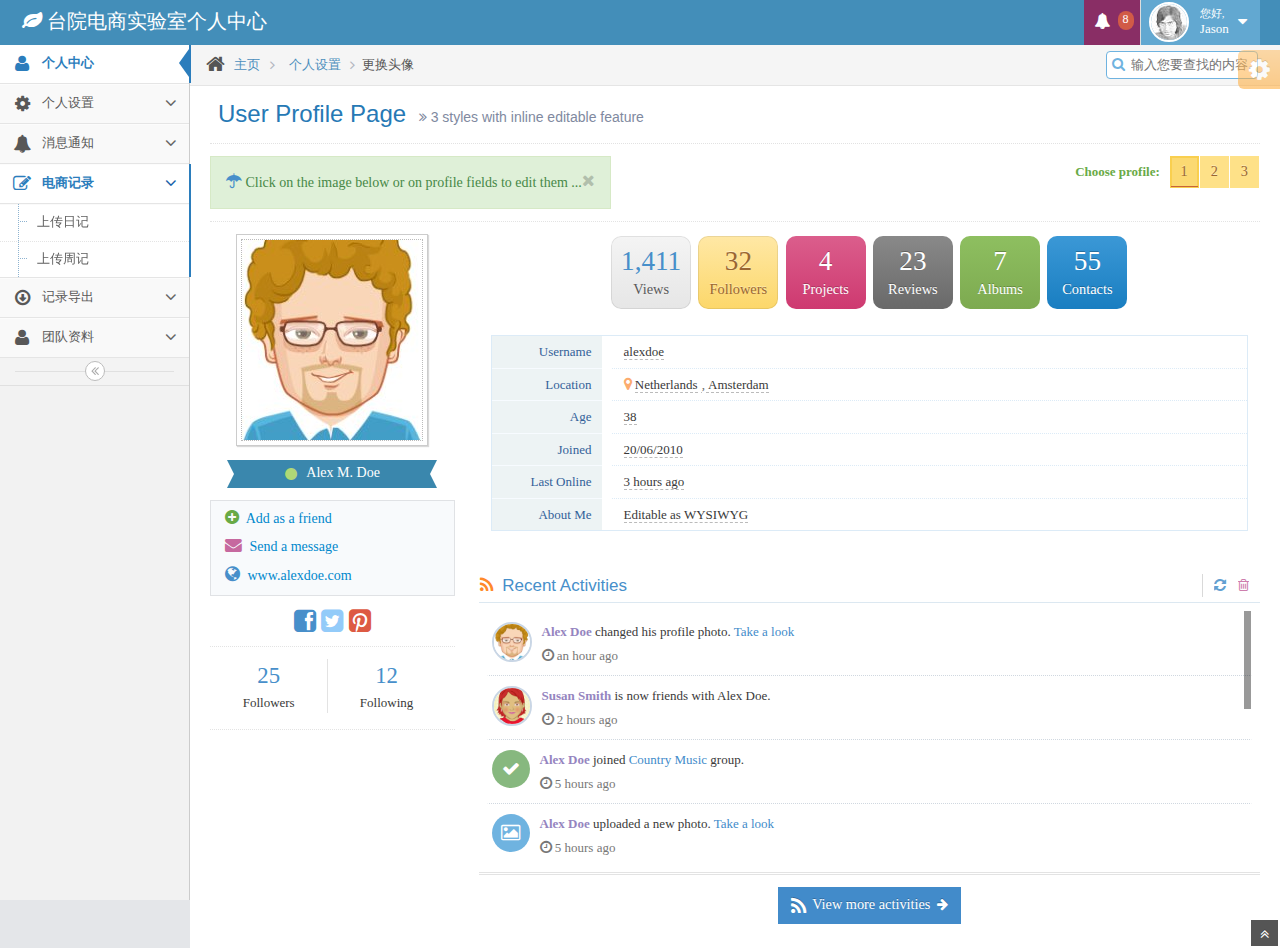
<file: tzcecBackAdmin/tzc_user.html>
<!DOCTYPE html>
<html lang="en">
<head>
	<meta charset="utf-8" />
	<title>台院电商实验室-个人中心</title>
	<meta name="keywords" content="Bootstrap模版,Bootstrap模版下载,Bootstrap教程,Bootstrap中文" />
	<meta name="description" content="台州学院,电子商务,电子商务实验室,实验室,理成庚" />
	<meta name="viewport" content="width=device-width, initial-scale=1.0" />
	<link rel="stylesheet" href="assets/css/bootstrap.min.css" />
	<link rel="stylesheet" href="assets/css/font-awesome.min.css" />
	<link rel="stylesheet" href="assets/css/ace.min.css" />
	<link rel="stylesheet" href="assets/css/ace-rtl.min.css" />
	<link rel="stylesheet" href="assets/css/ace-skins.min.css" />
	<script src="assets/js/ace-extra.min.js"></script>
</head>

<body>
	<div class="navbar navbar-default" id="navbar">
		<script type="text/javascript">try{ace.settings.check('navbar' , 'fixed')}catch(e){}</script>

		<div class="navbar-container" id="navbar-container">
			<div class="navbar-header pull-left">
				<a href="#" class="navbar-brand">
					<small> <i class="icon-leaf"></i>
						台院电商实验室个人中心
					</small>
				</a>
				<!-- /.brand -->
			</div>
			<!-- /.navbar-header -->

			<div class="navbar-header pull-right" role="navigation">
				<ul class="nav ace-nav">

					<li class="purple">
						<a data-toggle="dropdown" class="dropdown-toggle" href="javascript:void(0)"> <i class="icon-bell-alt "></i>
							<span class="badge badge-important">8</span>
						</a>

						<ul class="pull-right dropdown-navbar navbar-pink dropdown-menu dropdown-caret dropdown-close">
							<li class="dropdown-header">
								<i class="icon-warning-sign"></i>
								8 条通知
							</li>

							<li>
								<a href="#">
									<div class="clearfix">
										<span class="pull-left">
											<i class="btn btn-xs no-hover btn-pink icon-tasks"></i>
											本周任务
										</span>
										<span class="pull-right badge badge-info">+12</span>
									</div>
								</a>
							</li>

							<li>
								<a href="#">
									<div class="clearfix">
										<span class="pull-left">
											<i class="btn btn-xs no-hover btn-success icon-group"></i>
											团队动态
										</span>
										<span class="pull-right badge badge-success">+8</span>
									</div>
								</a>
							</li>
							<li>
								<a href="#">
									<div class="clearfix">
										<span class="pull-left">
											<i class="btn btn-xs no-hover btn-success icon-envelope"></i>
											回复消息
										</span>
										<span class="pull-right badge badge-success">+3</span>
									</div>
								</a>
							</li>
						</ul>
					</li>

					<li class="light-blue">
						<a data-toggle="dropdown" href="javascript:void(0)" class="dropdown-toggle">
							<img class="nav-user-photo" src="assets/avatars/user.jpg" alt="Jason's Photo" />
							<span class="user-info">
								<small>您好,</small>
								Jason
							</span>

							<i class="icon-caret-down"></i>
						</a>

						<ul class="user-menu pull-right dropdown-menu dropdown-yellow dropdown-caret dropdown-close">
							<li>
								<a href="#">
									<i class="icon-cog"></i>
									个人设置
								</a>
							</li>

							<li>
								<a href="#">
									<i class="icon-user"></i>
									账户
								</a>
							</li>

							<li class="divider"></li>

							<li>
								<a href="#">
									<i class="icon-off"></i>
									退出
								</a>
							</li>
						</ul>
					</li>
				</ul>
				<!-- /.ace-nav -->
			</div>
			<!-- /.navbar-header -->
		</div>
		<!-- /.container -->
	</div>

	<div class="main-container" id="main-container">
		<script type="text/javascript">
				try{ace.settings.check('main-container' , 'fixed')}catch(e){}
			</script>

		<div class="main-container-inner">
			<a class="menu-toggler" id="menu-toggler" href="#">
				<span class="menu-text"></span>
			</a>

			<div class="sidebar" id="sidebar">
				<script type="text/javascript">try{ace.settings.check('sidebar' , 'fixed')}catch(e){}</script>

				<ul class="nav nav-list">
					<li class="active">
						<a href="index.html">
							<i class="icon-user"></i>
							<span class="menu-text">个人中心</span>
						</a>
					</li>

					<li>
						<a href="#" class="dropdown-toggle">
							<i class="icon-cog"></i>
							<span class="menu-text">个人设置</span> <b class="arrow icon-angle-down"></b>
						</a>

						<ul class="submenu">
							<li>
								<a href="elements.html">
									<i class="icon-double-angle-right"></i>
									更换头像
								</a>
							</li>

							<li>
								<a href="buttons.html">
									<i class="icon-double-angle-right"></i>
									修改资料
								</a>
							</li>

						</ul>
					</li>

					<li>
						<a href="#" class="dropdown-toggle">
							<i class="icon-bell-alt"></i>
							<span class="menu-text">消息通知</span> <b class="arrow icon-angle-down"></b>
						</a>

						<ul class="submenu">
							<li>
								<a href="tables.html">
									<i class="icon-double-angle-right"></i>
									本周任务
								</a>
							</li>

							<li>
								<a href="jqgrid.html">
									<i class="icon-double-angle-right"></i>
									团队动态
								</a>
							</li>
							<li>
								<a href="jqgrid.html">
									<i class="icon-double-angle-right"></i>
									回复消息
								</a>
							</li>
							<li>
								<a href="jqgrid.html">
									<i class="icon-double-angle-right"></i>
									资料更新
								</a>
							</li>
						</ul>
					</li>

					<li class="active open">
						<a href="#" class="dropdown-toggle">
							<i class="icon-edit"></i>
							<span class="menu-text">电商记录</span>

							<b class="arrow icon-angle-down"></b>
						</a>

						<ul class="submenu">
							<li>
								<a href="form-elements.html">
									<i class="icon-double-angle-right"></i>
									上传日记
								</a>
							</li>

							<li>
								<a href="form-wizard.html">
									<i class="icon-double-angle-right"></i>
									上传周记
								</a>
							</li>

						</ul>
					</li>

					<li>
						<a href="#" class="dropdown-toggle">
							<i class="icon-download"></i>
							<span class="menu-text">记录导出</span>

							<b class="arrow icon-angle-down"></b>
						</a>

						<ul class="submenu">
							<li>
								<a href="profile.html">
									<i class="icon-double-angle-right"></i>
									日记下载
								</a>
							</li>

							<li>
								<a href="inbox.html">
									<i class="icon-double-angle-right"></i>
									周记下载
								</a>
							</li>

						</ul>
					</li>

					<li>
						<a href="#" class="dropdown-toggle">
							<i class="icon-user"></i>

							<span class="menu-text">团队资料</span>

							<b class="arrow icon-angle-down"></b>
						</a>

						<ul class="submenu">
							<li>
								<a href="faq.html">
									<i class="icon-double-angle-right"></i>
									团队排行榜
								</a>
							</li>

							<li>
								<a href="error-404.html">
									<i class="icon-double-angle-right"></i>
									团队首页照片
								</a>
							</li>

							<li>
								<a href="error-500.html">
									<i class="icon-double-angle-right"></i>
									团队首页资料
								</a>
							</li>

						</ul>
					</li>
				</ul>
				<!-- /.nav-list -->

				<div class="sidebar-collapse" id="sidebar-collapse">
					<i class="icon-double-angle-left" data-icon1="icon-double-angle-left" data-icon2="icon-double-angle-right"></i>
				</div>

				<script type="text/javascript">try{ace.settings.check('sidebar' , 'collapsed')}catch(e){}</script>
			</div>

			<div class="main-content">
				<div class="breadcrumbs" id="breadcrumbs">
					<script type="text/javascript">try{ace.settings.check('breadcrumbs' , 'fixed')}catch(e){}</script>

					<ul class="breadcrumb">
						<li>
							<i class="icon-home home-icon"></i>
							<a href="#">主页</a>
						</li>

						<li>
							<a href="#">个人设置</a>
						</li>
						<li class="active">更换头像</li>
					</ul>
					<!-- .breadcrumb -->

					<div class="nav-search" id="nav-search">
						<form class="form-search">
							<span class="input-icon">
								<input type="text" placeholder="输入您要查找的内容..." class="nav-search-input" id="nav-search-input" autocomplete="off" />
								<i class="icon-search nav-search-icon"></i>
							</span>
						</form>
					</div>
					<!-- #nav-search -->
				</div>

				<div class="page-content">
					<!-- 更换头像标题开始 -->
					<div class="page-header">
							<h1>
								User Profile Page
								<small>
									<i class="icon-double-angle-right"></i>
									3 styles with inline editable feature
								</small>
							</h1>
						</div><!-- /.page-header -->

						<div class="row">
							<div class="col-xs-12">
								<!-- PAGE CONTENT BEGINS -->

								<div class="clearfix">
									<div class="pull-left alert alert-success no-margin">
										<button type="button" class="close" data-dismiss="alert">
											<i class="icon-remove"></i>
										</button>

										<i class="icon-umbrella bigger-120 blue"></i>
										Click on the image below or on profile fields to edit them ...
									</div>

									<div class="pull-right">
										<span class="green middle bolder">Choose profile: &nbsp;</span>

										<div class="btn-toolbar inline middle no-margin">
											<div data-toggle="buttons" class="btn-group no-margin">
												<label class="btn btn-sm btn-yellow active">
													<span class="bigger-110">1</span>

													<input type="radio" value="1" />
												</label>

												<label class="btn btn-sm btn-yellow">
													<span class="bigger-110">2</span>

													<input type="radio" value="2" />
												</label>

												<label class="btn btn-sm btn-yellow">
													<span class="bigger-110">3</span>

													<input type="radio" value="3" />
												</label>
											</div>
										</div>
									</div>
								</div>

								<div class="hr dotted"></div>

								<div>
									<div id="user-profile-1" class="user-profile row">
										<div class="col-xs-12 col-sm-3 center">
											<div>
												<span class="profile-picture">
													<img id="avatar" class="editable img-responsive" alt="Alex's Avatar" src="assets/avatars/profile-pic.jpg" />
												</span>

												<div class="space-4"></div>

												<div class="width-80 label label-info label-xlg arrowed-in arrowed-in-right">
													<div class="inline position-relative">
														<a href="#" class="user-title-label dropdown-toggle" data-toggle="dropdown">
															<i class="icon-circle light-green middle"></i>
															&nbsp;
															<span class="white">Alex M. Doe</span>
														</a>

														<ul class="align-left dropdown-menu dropdown-caret dropdown-lighter">
															<li class="dropdown-header"> Change Status </li>

															<li>
																<a href="#">
																	<i class="icon-circle green"></i>
																	&nbsp;
																	<span class="green">Available</span>
																</a>
															</li>

															<li>
																<a href="#">
																	<i class="icon-circle red"></i>
																	&nbsp;
																	<span class="red">Busy</span>
																</a>
															</li>

															<li>
																<a href="#">
																	<i class="icon-circle grey"></i>
																	&nbsp;
																	<span class="grey">Invisible</span>
																</a>
															</li>
														</ul>
													</div>
												</div>
											</div>

											<div class="space-6"></div>

											<div class="profile-contact-info">
												<div class="profile-contact-links align-left">
													<a class="btn btn-link" href="#">
														<i class="icon-plus-sign bigger-120 green"></i>
														Add as a friend
													</a>

													<a class="btn btn-link" href="#">
														<i class="icon-envelope bigger-120 pink"></i>
														Send a message
													</a>

													<a class="btn btn-link" href="#">
														<i class="icon-globe bigger-125 blue"></i>
														www.alexdoe.com
													</a>
												</div>

												<div class="space-6"></div>

												<div class="profile-social-links center">
													<a href="#" class="tooltip-info" title="" data-original-title="Visit my Facebook">
														<i class="middle icon-facebook-sign icon-2x blue"></i>
													</a>

													<a href="#" class="tooltip-info" title="" data-original-title="Visit my Twitter">
														<i class="middle icon-twitter-sign icon-2x light-blue"></i>
													</a>

													<a href="#" class="tooltip-error" title="" data-original-title="Visit my Pinterest">
														<i class="middle icon-pinterest-sign icon-2x red"></i>
													</a>
												</div>
											</div>

											<div class="hr hr12 dotted"></div>

											<div class="clearfix">
												<div class="grid2">
													<span class="bigger-175 blue">25</span>

													<br />
													Followers
												</div>

												<div class="grid2">
													<span class="bigger-175 blue">12</span>

													<br />
													Following
												</div>
											</div>

											<div class="hr hr16 dotted"></div>
										</div>

										<div class="col-xs-12 col-sm-9">
											<div class="center">
												<span class="btn btn-app btn-sm btn-light no-hover">
													<span class="line-height-1 bigger-170 blue"> 1,411 </span>

													<br />
													<span class="line-height-1 smaller-90"> Views </span>
												</span>

												<span class="btn btn-app btn-sm btn-yellow no-hover">
													<span class="line-height-1 bigger-170"> 32 </span>

													<br />
													<span class="line-height-1 smaller-90"> Followers </span>
												</span>

												<span class="btn btn-app btn-sm btn-pink no-hover">
													<span class="line-height-1 bigger-170"> 4 </span>

													<br />
													<span class="line-height-1 smaller-90"> Projects </span>
												</span>

												<span class="btn btn-app btn-sm btn-grey no-hover">
													<span class="line-height-1 bigger-170"> 23 </span>

													<br />
													<span class="line-height-1 smaller-90"> Reviews </span>
												</span>

												<span class="btn btn-app btn-sm btn-success no-hover">
													<span class="line-height-1 bigger-170"> 7 </span>

													<br />
													<span class="line-height-1 smaller-90"> Albums </span>
												</span>

												<span class="btn btn-app btn-sm btn-primary no-hover">
													<span class="line-height-1 bigger-170"> 55 </span>

													<br />
													<span class="line-height-1 smaller-90"> Contacts </span>
												</span>
											</div>

											<div class="space-12"></div>

											<div class="profile-user-info profile-user-info-striped">
												<div class="profile-info-row">
													<div class="profile-info-name"> Username </div>

													<div class="profile-info-value">
														<span class="editable" id="username">alexdoe</span>
													</div>
												</div>

												<div class="profile-info-row">
													<div class="profile-info-name"> Location </div>

													<div class="profile-info-value">
														<i class="icon-map-marker light-orange bigger-110"></i>
														<span class="editable" id="country">Netherlands</span>
														<span class="editable" id="city">Amsterdam</span>
													</div>
												</div>

												<div class="profile-info-row">
													<div class="profile-info-name"> Age </div>

													<div class="profile-info-value">
														<span class="editable" id="age">38</span>
													</div>
												</div>

												<div class="profile-info-row">
													<div class="profile-info-name"> Joined </div>

													<div class="profile-info-value">
														<span class="editable" id="signup">20/06/2010</span>
													</div>
												</div>

												<div class="profile-info-row">
													<div class="profile-info-name"> Last Online </div>

													<div class="profile-info-value">
														<span class="editable" id="login">3 hours ago</span>
													</div>
												</div>

												<div class="profile-info-row">
													<div class="profile-info-name"> About Me </div>

													<div class="profile-info-value">
														<span class="editable" id="about">Editable as WYSIWYG</span>
													</div>
												</div>
											</div>

											<div class="space-20"></div>

											<div class="widget-box transparent">
												<div class="widget-header widget-header-small">
													<h4 class="blue smaller">
														<i class="icon-rss orange"></i>
														Recent Activities
													</h4>

													<div class="widget-toolbar action-buttons">
														<a href="#" data-action="reload">
															<i class="icon-refresh blue"></i>
														</a>

														&nbsp;
														<a href="#" class="pink">
															<i class="icon-trash"></i>
														</a>
													</div>
												</div>

												<div class="widget-body">
													<div class="widget-main padding-8">
														<div id="profile-feed-1" class="profile-feed">
															<div class="profile-activity clearfix">
																<div>
																	<img class="pull-left" alt="Alex Doe's avatar" src="assets/avatars/avatar5.png" />
																	<a class="user" href="#"> Alex Doe </a>
																	changed his profile photo.
																	<a href="#">Take a look</a>

																	<div class="time">
																		<i class="icon-time bigger-110"></i>
																		an hour ago
																	</div>
																</div>

																<div class="tools action-buttons">
																	<a href="#" class="blue">
																		<i class="icon-pencil bigger-125"></i>
																	</a>

																	<a href="#" class="red">
																		<i class="icon-remove bigger-125"></i>
																	</a>
																</div>
															</div>

															<div class="profile-activity clearfix">
																<div>
																	<img class="pull-left" alt="Susan Smith's avatar" src="assets/avatars/avatar1.png" />
																	<a class="user" href="#"> Susan Smith </a>

																	is now friends with Alex Doe.
																	<div class="time">
																		<i class="icon-time bigger-110"></i>
																		2 hours ago
																	</div>
																</div>

																<div class="tools action-buttons">
																	<a href="#" class="blue">
																		<i class="icon-pencil bigger-125"></i>
																	</a>

																	<a href="#" class="red">
																		<i class="icon-remove bigger-125"></i>
																	</a>
																</div>
															</div>

															<div class="profile-activity clearfix">
																<div>
																	<i class="pull-left thumbicon icon-ok btn-success no-hover"></i>
																	<a class="user" href="#"> Alex Doe </a>
																	joined
																	<a href="#">Country Music</a>

																	group.
																	<div class="time">
																		<i class="icon-time bigger-110"></i>
																		5 hours ago
																	</div>
																</div>

																<div class="tools action-buttons">
																	<a href="#" class="blue">
																		<i class="icon-pencil bigger-125"></i>
																	</a>

																	<a href="#" class="red">
																		<i class="icon-remove bigger-125"></i>
																	</a>
																</div>
															</div>

															<div class="profile-activity clearfix">
																<div>
																	<i class="pull-left thumbicon icon-picture btn-info no-hover"></i>
																	<a class="user" href="#"> Alex Doe </a>
																	uploaded a new photo.
																	<a href="#">Take a look</a>

																	<div class="time">
																		<i class="icon-time bigger-110"></i>
																		5 hours ago
																	</div>
																</div>

																<div class="tools action-buttons">
																	<a href="#" class="blue">
																		<i class="icon-pencil bigger-125"></i>
																	</a>

																	<a href="#" class="red">
																		<i class="icon-remove bigger-125"></i>
																	</a>
																</div>
															</div>

															<div class="profile-activity clearfix">
																<div>
																	<img class="pull-left" alt="David Palms's avatar" src="assets/avatars/avatar4.png" />
																	<a class="user" href="#"> David Palms </a>

																	left a comment on Alex's wall.
																	<div class="time">
																		<i class="icon-time bigger-110"></i>
																		8 hours ago
																	</div>
																</div>

																<div class="tools action-buttons">
																	<a href="#" class="blue">
																		<i class="icon-pencil bigger-125"></i>
																	</a>

																	<a href="#" class="red">
																		<i class="icon-remove bigger-125"></i>
																	</a>
																</div>
															</div>

															<div class="profile-activity clearfix">
																<div>
																	<i class="pull-left thumbicon icon-edit btn-pink no-hover"></i>
																	<a class="user" href="#"> Alex Doe </a>
																	published a new blog post.
																	<a href="#">Read now</a>

																	<div class="time">
																		<i class="icon-time bigger-110"></i>
																		11 hours ago
																	</div>
																</div>

																<div class="tools action-buttons">
																	<a href="#" class="blue">
																		<i class="icon-pencil bigger-125"></i>
																	</a>

																	<a href="#" class="red">
																		<i class="icon-remove bigger-125"></i>
																	</a>
																</div>
															</div>

															<div class="profile-activity clearfix">
																<div>
																	<img class="pull-left" alt="Alex Doe's avatar" src="assets/avatars/avatar5.png" />
																	<a class="user" href="#"> Alex Doe </a>

																	upgraded his skills.
																	<div class="time">
																		<i class="icon-time bigger-110"></i>
																		12 hours ago
																	</div>
																</div>

																<div class="tools action-buttons">
																	<a href="#" class="blue">
																		<i class="icon-pencil bigger-125"></i>
																	</a>

																	<a href="#" class="red">
																		<i class="icon-remove bigger-125"></i>
																	</a>
																</div>
															</div>

															<div class="profile-activity clearfix">
																<div>
																	<i class="pull-left thumbicon icon-key btn-info no-hover"></i>
																	<a class="user" href="#"> Alex Doe </a>

																	logged in.
																	<div class="time">
																		<i class="icon-time bigger-110"></i>
																		12 hours ago
																	</div>
																</div>

																<div class="tools action-buttons">
																	<a href="#" class="blue">
																		<i class="icon-pencil bigger-125"></i>
																	</a>

																	<a href="#" class="red">
																		<i class="icon-remove bigger-125"></i>
																	</a>
																</div>
															</div>

															<div class="profile-activity clearfix">
																<div>
																	<i class="pull-left thumbicon icon-off btn-inverse no-hover"></i>
																	<a class="user" href="#"> Alex Doe </a>

																	logged out.
																	<div class="time">
																		<i class="icon-time bigger-110"></i>
																		16 hours ago
																	</div>
																</div>

																<div class="tools action-buttons">
																	<a href="#" class="blue">
																		<i class="icon-pencil bigger-125"></i>
																	</a>

																	<a href="#" class="red">
																		<i class="icon-remove bigger-125"></i>
																	</a>
																</div>
															</div>

															<div class="profile-activity clearfix">
																<div>
																	<i class="pull-left thumbicon icon-key btn-info no-hover"></i>
																	<a class="user" href="#"> Alex Doe </a>

																	logged in.
																	<div class="time">
																		<i class="icon-time bigger-110"></i>
																		16 hours ago
																	</div>
																</div>

																<div class="tools action-buttons">
																	<a href="#" class="blue">
																		<i class="icon-pencil bigger-125"></i>
																	</a>

																	<a href="#" class="red">
																		<i class="icon-remove bigger-125"></i>
																	</a>
																</div>
															</div>
														</div>
													</div>
												</div>
											</div>

											<div class="hr hr2 hr-double"></div>

											<div class="space-6"></div>

											<div class="center">
												<a href="#" class="btn btn-sm btn-primary">
													<i class="icon-rss bigger-150 middle"></i>
													<span class="bigger-110">View more activities</span>

													<i class="icon-on-right icon-arrow-right"></i>
												</a>
											</div>
										</div>
									</div>
								</div>

								<div class="hide">
									<div id="user-profile-2" class="user-profile">
										<div class="tabbable">
											<ul class="nav nav-tabs padding-18">
												<li class="active">
													<a data-toggle="tab" href="#home">
														<i class="green icon-user bigger-120"></i>
														Profile
													</a>
												</li>

												<li>
													<a data-toggle="tab" href="#feed">
														<i class="orange icon-rss bigger-120"></i>
														Activity Feed
													</a>
												</li>

												<li>
													<a data-toggle="tab" href="#friends">
														<i class="blue icon-group bigger-120"></i>
														Friends
													</a>
												</li>

												<li>
													<a data-toggle="tab" href="#pictures">
														<i class="pink icon-picture bigger-120"></i>
														Pictures
													</a>
												</li>
											</ul>

											<div class="tab-content no-border padding-24">
												<div id="home" class="tab-pane in active">
													<div class="row">
														<div class="col-xs-12 col-sm-3 center">
															<span class="profile-picture">
																<img class="editable img-responsive" alt="Alex's Avatar" id="avatar2" src="assets/avatars/profile-pic.jpg" />
															</span>

															<div class="space space-4"></div>

															<a href="#" class="btn btn-sm btn-block btn-success">
																<i class="icon-plus-sign bigger-120"></i>
																<span class="bigger-110">Add as a friend</span>
															</a>

															<a href="#" class="btn btn-sm btn-block btn-primary">
																<i class="icon-envelope-alt bigger-110"></i>
																<span class="bigger-110">Send a message</span>
															</a>
														</div><!-- /span -->

														<div class="col-xs-12 col-sm-9">
															<h4 class="blue">
																<span class="middle">Alex M. Doe</span>

																<span class="label label-purple arrowed-in-right">
																	<i class="icon-circle smaller-80 align-middle"></i>
																	online
																</span>
															</h4>

															<div class="profile-user-info">
																<div class="profile-info-row">
																	<div class="profile-info-name"> Username </div>

																	<div class="profile-info-value">
																		<span>alexdoe</span>
																	</div>
																</div>

																<div class="profile-info-row">
																	<div class="profile-info-name"> Location </div>

																	<div class="profile-info-value">
																		<i class="icon-map-marker light-orange bigger-110"></i>
																		<span>Netherlands</span>
																		<span>Amsterdam</span>
																	</div>
																</div>

																<div class="profile-info-row">
																	<div class="profile-info-name"> Age </div>

																	<div class="profile-info-value">
																		<span>38</span>
																	</div>
																</div>

																<div class="profile-info-row">
																	<div class="profile-info-name"> Joined </div>

																	<div class="profile-info-value">
																		<span>20/06/2010</span>
																	</div>
																</div>

																<div class="profile-info-row">
																	<div class="profile-info-name"> Last Online </div>

																	<div class="profile-info-value">
																		<span>3 hours ago</span>
																	</div>
																</div>
															</div>

															<div class="hr hr-8 dotted"></div>

															<div class="profile-user-info">
																<div class="profile-info-row">
																	<div class="profile-info-name"> Website </div>

																	<div class="profile-info-value">
																		<a href="#" target="_blank">www.alexdoe.com</a>
																	</div>
																</div>

																<div class="profile-info-row">
																	<div class="profile-info-name">
																		<i class="middle icon-facebook-sign bigger-150 blue"></i>
																	</div>

																	<div class="profile-info-value">
																		<a href="#">Find me on Facebook</a>
																	</div>
																</div>

																<div class="profile-info-row">
																	<div class="profile-info-name">
																		<i class="middle icon-twitter-sign bigger-150 light-blue"></i>
																	</div>

																	<div class="profile-info-value">
																		<a href="#">Follow me on Twitter</a>
																	</div>
																</div>
															</div>
														</div><!-- /span -->
													</div><!-- /row-fluid -->

													<div class="space-20"></div>

													<div class="row">
														<div class="col-xs-12 col-sm-6">
															<div class="widget-box transparent">
																<div class="widget-header widget-header-small">
																	<h4 class="smaller">
																		<i class="icon-check bigger-110"></i>
																		Little About Me
																	</h4>
																</div>

																<div class="widget-body">
																	<div class="widget-main">
																		<p>
																			My job is mostly lorem ipsuming and dolor sit ameting as long as consectetur adipiscing elit.
																		</p>
																		<p>
																			Sometimes quisque commodo massa gets in the way and sed ipsum porttitor facilisis.
																		</p>
																		<p>
																			The best thing about my job is that vestibulum id ligula porta felis euismod and nullam quis risus eget urna mollis ornare.
																		</p>
																		<p>
																			Thanks for visiting my profile.
																		</p>
																	</div>
																</div>
															</div>
														</div>

														<div class="col-xs-12 col-sm-6">
															<div class="widget-box transparent">
																<div class="widget-header widget-header-small header-color-blue2">
																	<h4 class="smaller">
																		<i class="icon-lightbulb bigger-120"></i>
																		My Skills
																	</h4>
																</div>

																<div class="widget-body">
																	<div class="widget-main padding-16">
																		<div class="clearfix">
																			<div class="grid3 center">
																				<div class="easy-pie-chart percentage" data-percent="45" data-color="#CA5952">
																					<span class="percent">45</span>%
																				</div>

																				<div class="space-2"></div>
																				Graphic Design
																			</div>

																			<div class="grid3 center">
																				<div class="center easy-pie-chart percentage" data-percent="90" data-color="#59A84B">
																					<span class="percent">90</span>%
																				</div>

																				<div class="space-2"></div>
																				HTML5 & CSS3
																			</div>

																			<div class="grid3 center">
																				<div class="center easy-pie-chart percentage" data-percent="80" data-color="#9585BF">
																					<span class="percent">80</span>%
																				</div>

																				<div class="space-2"></div>
																				Javascript/jQuery
																			</div>
																		</div>

																		<div class="hr hr-16"></div>

																		<div class="profile-skills">
																			<div class="progress">
																				<div class="progress-bar" style="width:80%">
																					<span class="pull-left">HTML5 & CSS3</span>
																					<span class="pull-right">80%</span>
																				</div>
																			</div>

																			<div class="progress">
																				<div class="progress-bar progress-bar-success" style="width:72%">
																					<span class="pull-left">Javascript & jQuery</span>

																					<span class="pull-right">72%</span>
																				</div>
																			</div>

																			<div class="progress">
																				<div class="progress-bar progress-bar-purple" style="width:70%">
																					<span class="pull-left">PHP & MySQL</span>

																					<span class="pull-right">70%</span>
																				</div>
																			</div>

																			<div class="progress">
																				<div class="progress-bar progress-bar-warning" style="width:50%">
																					<span class="pull-left">Wordpress</span>

																					<span class="pull-right">50%</span>
																				</div>
																			</div>

																			<div class="progress">
																				<div class="progress-bar progress-bar-danger" style="width:35%">
																					<span class="pull-left">Photoshop</span>

																					<span class="pull-right">35%</span>
																				</div>
																			</div>
																		</div>
																	</div>
																</div>
															</div>
														</div>
													</div>
												</div><!-- #home -->

												<div id="feed" class="tab-pane">
													<div class="profile-feed row-fluid">
														<div class="span6">
															<div class="profile-activity clearfix">
																<div>
																	<img class="pull-left" alt="Alex Doe's avatar" src="assets/avatars/avatar5.png" />
																	<a class="user" href="#"> Alex Doe </a>
																	changed his profile photo.
																	<a href="#">Take a look</a>

																	<div class="time">
																		<i class="icon-time bigger-110"></i>
																		an hour ago
																	</div>
																</div>

																<div class="tools action-buttons">
																	<a href="#" class="blue">
																		<i class="icon-pencil bigger-125"></i>
																	</a>

																	<a href="#" class="red">
																		<i class="icon-remove bigger-125"></i>
																	</a>
																</div>
															</div>

															<div class="profile-activity clearfix">
																<div>
																	<img class="pull-left" alt="Susan Smith's avatar" src="assets/avatars/avatar1.png" />
																	<a class="user" href="#"> Susan Smith </a>

																	is now friends with Alex Doe.
																	<div class="time">
																		<i class="icon-time bigger-110"></i>
																		2 hours ago
																	</div>
																</div>

																<div class="tools action-buttons">
																	<a href="#" class="blue">
																		<i class="icon-pencil bigger-125"></i>
																	</a>

																	<a href="#" class="red">
																		<i class="icon-remove bigger-125"></i>
																	</a>
																</div>
															</div>

															<div class="profile-activity clearfix">
																<div>
																	<i class="pull-left thumbicon icon-ok btn-success no-hover"></i>
																	<a class="user" href="#"> Alex Doe </a>
																	joined
																	<a href="#">Country Music</a>

																	group.
																	<div class="time">
																		<i class="icon-time bigger-110"></i>
																		5 hours ago
																	</div>
																</div>

																<div class="tools action-buttons">
																	<a href="#" class="blue">
																		<i class="icon-pencil bigger-125"></i>
																	</a>

																	<a href="#" class="red">
																		<i class="icon-remove bigger-125"></i>
																	</a>
																</div>
															</div>

															<div class="profile-activity clearfix">
																<div>
																	<i class="pull-left thumbicon icon-picture btn-info no-hover"></i>
																	<a class="user" href="#"> Alex Doe </a>
																	uploaded a new photo.
																	<a href="#">Take a look</a>

																	<div class="time">
																		<i class="icon-time bigger-110"></i>
																		5 hours ago
																	</div>
																</div>

																<div class="tools action-buttons">
																	<a href="#" class="blue">
																		<i class="icon-pencil bigger-125"></i>
																	</a>

																	<a href="#" class="red">
																		<i class="icon-remove bigger-125"></i>
																	</a>
																</div>
															</div>

															<div class="profile-activity clearfix">
																<div>
																	<img class="pull-left" alt="David Palms's avatar" src="assets/avatars/avatar4.png" />
																	<a class="user" href="#"> David Palms </a>

																	left a comment on Alex's wall.
																	<div class="time">
																		<i class="icon-time bigger-110"></i>
																		8 hours ago
																	</div>
																</div>

																<div class="tools action-buttons">
																	<a href="#" class="blue">
																		<i class="icon-pencil bigger-125"></i>
																	</a>

																	<a href="#" class="red">
																		<i class="icon-remove bigger-125"></i>
																	</a>
																</div>
															</div>
														</div><!-- /span -->

														<div class="span6">
															<div class="profile-activity clearfix">
																<div>
																	<i class="pull-left thumbicon icon-edit btn-pink no-hover"></i>
																	<a class="user" href="#"> Alex Doe </a>
																	published a new blog post.
																	<a href="#">Read now</a>

																	<div class="time">
																		<i class="icon-time bigger-110"></i>
																		11 hours ago
																	</div>
																</div>

																<div class="tools action-buttons">
																	<a href="#" class="blue">
																		<i class="icon-pencil bigger-125"></i>
																	</a>

																	<a href="#" class="red">
																		<i class="icon-remove bigger-125"></i>
																	</a>
																</div>
															</div>

															<div class="profile-activity clearfix">
																<div>
																	<img class="pull-left" alt="Alex Doe's avatar" src="assets/avatars/avatar5.png" />
																	<a class="user" href="#"> Alex Doe </a>

																	upgraded his skills.
																	<div class="time">
																		<i class="icon-time bigger-110"></i>
																		12 hours ago
																	</div>
																</div>

																<div class="tools action-buttons">
																	<a href="#" class="blue">
																		<i class="icon-pencil bigger-125"></i>
																	</a>

																	<a href="#" class="red">
																		<i class="icon-remove bigger-125"></i>
																	</a>
																</div>
															</div>

															<div class="profile-activity clearfix">
																<div>
																	<i class="pull-left thumbicon icon-key btn-info no-hover"></i>
																	<a class="user" href="#"> Alex Doe </a>

																	logged in.
																	<div class="time">
																		<i class="icon-time bigger-110"></i>
																		12 hours ago
																	</div>
																</div>

																<div class="tools action-buttons">
																	<a href="#" class="blue">
																		<i class="icon-pencil bigger-125"></i>
																	</a>

																	<a href="#" class="red">
																		<i class="icon-remove bigger-125"></i>
																	</a>
																</div>
															</div>

															<div class="profile-activity clearfix">
																<div>
																	<i class="pull-left thumbicon icon-off btn-inverse no-hover"></i>
																	<a class="user" href="#"> Alex Doe </a>

																	logged out.
																	<div class="time">
																		<i class="icon-time bigger-110"></i>
																		16 hours ago
																	</div>
																</div>

																<div class="tools action-buttons">
																	<a href="#" class="blue">
																		<i class="icon-pencil bigger-125"></i>
																	</a>

																	<a href="#" class="red">
																		<i class="icon-remove bigger-125"></i>
																	</a>
																</div>
															</div>

															<div class="profile-activity clearfix">
																<div>
																	<i class="pull-left thumbicon icon-key btn-info no-hover"></i>
																	<a class="user" href="#"> Alex Doe </a>

																	logged in.
																	<div class="time">
																		<i class="icon-time bigger-110"></i>
																		16 hours ago
																	</div>
																</div>

																<div class="tools action-buttons">
																	<a href="#" class="blue">
																		<i class="icon-pencil bigger-125"></i>
																	</a>

																	<a href="#" class="red">
																		<i class="icon-remove bigger-125"></i>
																	</a>
																</div>
															</div>
														</div><!-- /span -->
													</div><!-- /row -->

													<div class="space-12"></div>

													<div class="center">
														<a href="#" class="btn btn-small btn-primary">
															<i class="icon-rss bigger-150 middle"></i>

															View more activities
															<i class="icon-on-right icon-arrow-right"></i>
														</a>
													</div>
												</div><!-- /#feed -->

												<div id="friends" class="tab-pane">
													<div class="profile-users clearfix">
														<div class="itemdiv memberdiv">
															<div class="inline position-relative">
																<div class="user">
																	<a href="#">
																		<img src="assets/avatars/avatar4.png" alt="Bob Doe's avatar" />
																	</a>
																</div>

																<div class="body">
																	<div class="name">
																		<a href="#">
																			<span class="user-status status-online"></span>
																			Bob Doe
																		</a>
																	</div>
																</div>

																<div class="popover">
																	<div class="arrow"></div>

																	<div class="popover-content">
																		<div class="bolder">Content Editor</div>

																		<div class="time">
																			<i class="icon-time middle bigger-120 orange"></i>
																			<span class="green"> 20 mins ago </span>
																		</div>

																		<div class="hr dotted hr-8"></div>

																		<div class="tools action-buttons">
																			<a href="#">
																				<i class="icon-facebook-sign blue bigger-150"></i>
																			</a>

																			<a href="#">
																				<i class="icon-twitter-sign light-blue bigger-150"></i>
																			</a>

																			<a href="#">
																				<i class="icon-google-plus-sign red bigger-150"></i>
																			</a>
																		</div>
																	</div>
																</div>
															</div>
														</div>

														<div class="itemdiv memberdiv">
															<div class="inline position-relative">
																<div class="user">
																	<a href="#">
																		<img src="assets/avatars/avatar1.png" alt="Rose Doe's avatar" />
																	</a>
																</div>

																<div class="body">
																	<div class="name">
																		<a href="#">
																			<span class="user-status status-offline"></span>
																			Rose Doe
																		</a>
																	</div>
																</div>

																<div class="popover">
																	<div class="arrow"></div>

																	<div class="popover-content">
																		<div class="bolder">Graphic Designer</div>

																		<div class="time">
																			<i class="icon-time middle bigger-120 grey"></i>
																			<span class="grey"> 30 min ago </span>
																		</div>

																		<div class="hr dotted hr-8"></div>

																		<div class="tools action-buttons">
																			<a href="#">
																				<i class="icon-facebook-sign blue bigger-150"></i>
																			</a>

																			<a href="#">
																				<i class="icon-twitter-sign light-blue bigger-150"></i>
																			</a>

																			<a href="#">
																				<i class="icon-google-plus-sign red bigger-150"></i>
																			</a>
																		</div>
																	</div>
																</div>
															</div>
														</div>

														<div class="itemdiv memberdiv">
															<div class="inline position-relative">
																<div class="user">
																	<a href="#">
																		<img src="assets/avatars/avatar.png" alt="Jim Doe's avatar" />
																	</a>
																</div>

																<div class="body">
																	<div class="name">
																		<a href="#">
																			<span class="user-status status-busy"></span>
																			Jim Doe
																		</a>
																	</div>
																</div>

																<div class="popover">
																	<div class="arrow"></div>

																	<div class="popover-content">
																		<div class="bolder">SEO &amp; Advertising</div>

																		<div class="time">
																			<i class="icon-time middle bigger-120 red"></i>
																			<span class="grey"> 1 hour ago </span>
																		</div>

																		<div class="hr dotted hr-8"></div>

																		<div class="tools action-buttons">
																			<a href="#">
																				<i class="icon-facebook-sign blue bigger-150"></i>
																			</a>

																			<a href="#">
																				<i class="icon-twitter-sign light-blue bigger-150"></i>
																			</a>

																			<a href="#">
																				<i class="icon-google-plus-sign red bigger-150"></i>
																			</a>
																		</div>
																	</div>
																</div>
															</div>
														</div>

														<div class="itemdiv memberdiv">
															<div class="inline position-relative">
																<div class="user">
																	<a href="#">
																		<img src="assets/avatars/avatar5.png" alt="Alex Doe's avatar" />
																	</a>
																</div>

																<div class="body">
																	<div class="name">
																		<a href="#">
																			<span class="user-status status-idle"></span>
																			Alex Doe
																		</a>
																	</div>
																</div>

																<div class="popover">
																	<div class="arrow"></div>

																	<div class="popover-content">
																		<div class="bolder">Marketing</div>

																		<div class="time">
																			<i class="icon-time middle bigger-120 orange"></i>
																			<span class=""> 40 minutes idle </span>
																		</div>

																		<div class="hr dotted hr-8"></div>

																		<div class="tools action-buttons">
																			<a href="#">
																				<i class="icon-facebook-sign blue bigger-150"></i>
																			</a>

																			<a href="#">
																				<i class="icon-twitter-sign light-blue bigger-150"></i>
																			</a>

																			<a href="#">
																				<i class="icon-google-plus-sign red bigger-150"></i>
																			</a>
																		</div>
																	</div>
																</div>
															</div>
														</div>

														<div class="itemdiv memberdiv">
															<div class="inline position-relative">
																<div class="user">
																	<a href="#">
																		<img src="assets/avatars/avatar2.png" alt="Phil Doe's avatar" />
																	</a>
																</div>

																<div class="body">
																	<div class="name">
																		<a href="#">
																			<span class="user-status status-online"></span>
																			Phil Doe
																		</a>
																	</div>
																</div>

																<div class="popover">
																	<div class="arrow"></div>

																	<div class="popover-content">
																		<div class="bolder">Public Relations</div>

																		<div class="time">
																			<i class="icon-time middle bigger-120 orange"></i>
																			<span class="green"> 2 hours ago </span>
																		</div>

																		<div class="hr dotted hr-8"></div>

																		<div class="tools action-buttons">
																			<a href="#">
																				<i class="icon-facebook-sign blue bigger-150"></i>
																			</a>

																			<a href="#">
																				<i class="icon-twitter-sign light-blue bigger-150"></i>
																			</a>

																			<a href="#">
																				<i class="icon-google-plus-sign red bigger-150"></i>
																			</a>
																		</div>
																	</div>
																</div>
															</div>
														</div>

														<div class="itemdiv memberdiv">
															<div class="inline position-relative">
																<div class="user">
																	<a href="#">
																		<img src="assets/avatars/avatar3.png" alt="Susan Doe's avatar" />
																	</a>
																</div>

																<div class="body">
																	<div class="name">
																		<a href="#">
																			<span class="user-status status-online"></span>
																			Susan Doe
																		</a>
																	</div>
																</div>

																<div class="popover">
																	<div class="arrow"></div>

																	<div class="popover-content">
																		<div class="bolder">HR Management</div>

																		<div class="time">
																			<i class="icon-time middle bigger-120 orange"></i>
																			<span class="green"> 20 mins ago </span>
																		</div>

																		<div class="hr dotted hr-8"></div>

																		<div class="tools action-buttons">
																			<a href="#">
																				<i class="icon-facebook-sign blue bigger-150"></i>
																			</a>

																			<a href="#">
																				<i class="icon-twitter-sign light-blue bigger-150"></i>
																			</a>

																			<a href="#">
																				<i class="icon-google-plus-sign red bigger-150"></i>
																			</a>
																		</div>
																	</div>
																</div>
															</div>
														</div>

														<div class="itemdiv memberdiv">
															<div class="inline position-relative">
																<div class="user">
																	<a href="#">
																		<img src="assets/avatars/avatar1.png" alt="Jennifer Doe's avatar" />
																	</a>
																</div>

																<div class="body">
																	<div class="name">
																		<a href="#">
																			<span class="user-status status-offline"></span>
																			Jennifer Doe
																		</a>
																	</div>
																</div>

																<div class="popover">
																	<div class="arrow"></div>

																	<div class="popover-content">
																		<div class="bolder">Graphic Designer</div>

																		<div class="time">
																			<i class="icon-time middle bigger-120 grey"></i>
																			<span class="grey"> 2 hours ago </span>
																		</div>

																		<div class="hr dotted hr-8"></div>

																		<div class="tools action-buttons">
																			<a href="#">
																				<i class="icon-facebook-sign blue bigger-150"></i>
																			</a>

																			<a href="#">
																				<i class="icon-twitter-sign light-blue bigger-150"></i>
																			</a>

																			<a href="#">
																				<i class="icon-google-plus-sign red bigger-150"></i>
																			</a>
																		</div>
																	</div>
																</div>
															</div>
														</div>

														<div class="itemdiv memberdiv">
															<div class="inline position-relative">
																<div class="user">
																	<a href="#">
																		<img src="assets/avatars/avatar3.png" alt="Alexa Doe's avatar" />
																	</a>
																</div>

																<div class="body">
																	<div class="name">
																		<a href="#">
																			<span class="user-status status-offline"></span>
																			Alexa Doe
																		</a>
																	</div>
																</div>

																<div class="popover">
																	<div class="arrow"></div>

																	<div class="popover-content">
																		<div class="bolder">Accounting</div>

																		<div class="time">
																			<i class="icon-time middle bigger-120 grey"></i>
																			<span class="grey"> 4 hours ago </span>
																		</div>

																		<div class="hr dotted hr-8"></div>

																		<div class="tools action-buttons">
																			<a href="#">
																				<i class="icon-facebook-sign blue bigger-150"></i>
																			</a>

																			<a href="#">
																				<i class="icon-twitter-sign light-blue bigger-150"></i>
																			</a>

																			<a href="#">
																				<i class="icon-google-plus-sign red bigger-150"></i>
																			</a>
																		</div>
																	</div>
																</div>
															</div>
														</div>
													</div>

													<div class="hr hr10 hr-double"></div>

													<ul class="pager pull-right">
														<li class="previous disabled">
															<a href="#">&larr; Prev</a>
														</li>

														<li class="next">
															<a href="#">Next &rarr;</a>
														</li>
													</ul>
												</div><!-- /#friends -->

												<div id="pictures" class="tab-pane">
													<ul class="ace-thumbnails">
														<li>
															<a href="#" data-rel="colorbox">
																<img alt="150x150" src="assets/images/gallery/thumb-1.jpg" />
																<div class="text">
																	<div class="inner">Sample Caption on Hover</div>
																</div>
															</a>

															<div class="tools tools-bottom">
																<a href="#">
																	<i class="icon-link"></i>
																</a>

																<a href="#">
																	<i class="icon-paper-clip"></i>
																</a>

																<a href="#">
																	<i class="icon-pencil"></i>
																</a>

																<a href="#">
																	<i class="icon-remove red"></i>
																</a>
															</div>
														</li>

														<li>
															<a href="#" data-rel="colorbox">
																<img alt="150x150" src="assets/images/gallery/thumb-2.jpg" />
																<div class="text">
																	<div class="inner">Sample Caption on Hover</div>
																</div>
															</a>

															<div class="tools tools-bottom">
																<a href="#">
																	<i class="icon-link"></i>
																</a>

																<a href="#">
																	<i class="icon-paper-clip"></i>
																</a>

																<a href="#">
																	<i class="icon-pencil"></i>
																</a>

																<a href="#">
																	<i class="icon-remove red"></i>
																</a>
															</div>
														</li>

														<li>
															<a href="#" data-rel="colorbox">
																<img alt="150x150" src="assets/images/gallery/thumb-3.jpg" />
																<div class="text">
																	<div class="inner">Sample Caption on Hover</div>
																</div>
															</a>

															<div class="tools tools-bottom">
																<a href="#">
																	<i class="icon-link"></i>
																</a>

																<a href="#">
																	<i class="icon-paper-clip"></i>
																</a>

																<a href="#">
																	<i class="icon-pencil"></i>
																</a>

																<a href="#">
																	<i class="icon-remove red"></i>
																</a>
															</div>
														</li>

														<li>
															<a href="#" data-rel="colorbox">
																<img alt="150x150" src="assets/images/gallery/thumb-4.jpg" />
																<div class="text">
																	<div class="inner">Sample Caption on Hover</div>
																</div>
															</a>

															<div class="tools tools-bottom">
																<a href="#">
																	<i class="icon-link"></i>
																</a>

																<a href="#">
																	<i class="icon-paper-clip"></i>
																</a>

																<a href="#">
																	<i class="icon-pencil"></i>
																</a>

																<a href="#">
																	<i class="icon-remove red"></i>
																</a>
															</div>
														</li>

														<li>
															<a href="#" data-rel="colorbox">
																<img alt="150x150" src="assets/images/gallery/thumb-5.jpg" />
																<div class="text">
																	<div class="inner">Sample Caption on Hover</div>
																</div>
															</a>

															<div class="tools tools-bottom">
																<a href="#">
																	<i class="icon-link"></i>
																</a>

																<a href="#">
																	<i class="icon-paper-clip"></i>
																</a>

																<a href="#">
																	<i class="icon-pencil"></i>
																</a>

																<a href="#">
																	<i class="icon-remove red"></i>
																</a>
															</div>
														</li>

														<li>
															<a href="#" data-rel="colorbox">
																<img alt="150x150" src="assets/images/gallery/thumb-6.jpg" />
																<div class="text">
																	<div class="inner">Sample Caption on Hover</div>
																</div>
															</a>

															<div class="tools tools-bottom">
																<a href="#">
																	<i class="icon-link"></i>
																</a>

																<a href="#">
																	<i class="icon-paper-clip"></i>
																</a>

																<a href="#">
																	<i class="icon-pencil"></i>
																</a>

																<a href="#">
																	<i class="icon-remove red"></i>
																</a>
															</div>
														</li>

														<li>
															<a href="#" data-rel="colorbox">
																<img alt="150x150" src="assets/images/gallery/thumb-1.jpg" />
																<div class="text">
																	<div class="inner">Sample Caption on Hover</div>
																</div>
															</a>

															<div class="tools tools-bottom">
																<a href="#">
																	<i class="icon-link"></i>
																</a>

																<a href="#">
																	<i class="icon-paper-clip"></i>
																</a>

																<a href="#">
																	<i class="icon-pencil"></i>
																</a>

																<a href="#">
																	<i class="icon-remove red"></i>
																</a>
															</div>
														</li>

														<li>
															<a href="#" data-rel="colorbox">
																<img alt="150x150" src="assets/images/gallery/thumb-2.jpg" />
																<div class="text">
																	<div class="inner">Sample Caption on Hover</div>
																</div>
															</a>

															<div class="tools tools-bottom">
																<a href="#">
																	<i class="icon-link"></i>
																</a>

																<a href="#">
																	<i class="icon-paper-clip"></i>
																</a>

																<a href="#">
																	<i class="icon-pencil"></i>
																</a>

																<a href="#">
																	<i class="icon-remove red"></i>
																</a>
															</div>
														</li>
													</ul>
												</div><!-- /#pictures -->
											</div>
										</div>
									</div>
								</div>

								<div class="hide">
									<div id="user-profile-3" class="user-profile row">
										<div class="col-sm-offset-1 col-sm-10">
											<div class="well well-sm">
												<button type="button" class="close" data-dismiss="alert">&times;</button>
												&nbsp;
												<div class="inline middle blue bigger-110"> Your profile is 70% complete </div>

												&nbsp; &nbsp; &nbsp;
												<div style="width:200px;" data-percent="70%" class="inline middle no-margin progress progress-striped active">
													<div class="progress-bar progress-bar-success" style="width:70%"></div>
												</div>
											</div><!-- /well -->

											<div class="space"></div>

											<form class="form-horizontal">
												<div class="tabbable">
													<ul class="nav nav-tabs padding-16">
														<li class="active">
															<a data-toggle="tab" href="#edit-basic">
																<i class="green icon-edit bigger-125"></i>
																Basic Info
															</a>
														</li>

														<li>
															<a data-toggle="tab" href="#edit-settings">
																<i class="purple icon-cog bigger-125"></i>
																Settings
															</a>
														</li>

														<li>
															<a data-toggle="tab" href="#edit-password">
																<i class="blue icon-key bigger-125"></i>
																Password
															</a>
														</li>
													</ul>

													<div class="tab-content profile-edit-tab-content">
														<div id="edit-basic" class="tab-pane in active">
															<h4 class="header blue bolder smaller">General</h4>

															<div class="row">
																<div class="col-xs-12 col-sm-4">
																	<input type="file" />
																</div>

																<div class="vspace-xs"></div>

																<div class="col-xs-12 col-sm-8">
																	<div class="form-group">
																		<label class="col-sm-4 control-label no-padding-right" for="form-field-username">Username</label>

																		<div class="col-sm-8">
																			<input class="col-xs-12 col-sm-10" type="text" id="form-field-username" placeholder="Username" value="alexdoe" />
																		</div>
																	</div>

																	<div class="space-4"></div>

																	<div class="form-group">
																		<label class="col-sm-4 control-label no-padding-right" for="form-field-first">Name</label>

																		<div class="col-sm-8">
																			<input class="input-small" type="text" id="form-field-first" placeholder="First Name" value="Alex" />
																			<input class="input-small" type="text" id="form-field-last" placeholder="Last Name" value="Doe" />
																		</div>
																	</div>
																</div>
															</div>

															<hr />
															<div class="form-group">
																<label class="col-sm-3 control-label no-padding-right" for="form-field-date">Birth Date</label>

																<div class="col-sm-9">
																	<div class="input-medium">
																		<div class="input-group">
																			<input class="input-medium date-picker" id="form-field-date" type="text" data-date-format="dd-mm-yyyy" placeholder="dd-mm-yyyy" />
																			<span class="input-group-addon">
																				<i class="icon-calendar"></i>
																			</span>
																		</div>
																	</div>
																</div>
															</div>

															<div class="space-4"></div>

															<div class="form-group">
																<label class="col-sm-3 control-label no-padding-right">Gender</label>

																<div class="col-sm-9">
																	<label class="inline">
																		<input name="form-field-radio" type="radio" class="ace" />
																		<span class="lbl"> Male</span>
																	</label>

																	&nbsp; &nbsp; &nbsp;
																	<label class="inline">
																		<input name="form-field-radio" type="radio" class="ace" />
																		<span class="lbl"> Female</span>
																	</label>
																</div>
															</div>

															<div class="space-4"></div>

															<div class="form-group">
																<label class="col-sm-3 control-label no-padding-right" for="form-field-comment">Comment</label>

																<div class="col-sm-9">
																	<textarea id="form-field-comment"></textarea>
																</div>
															</div>

															<div class="space"></div>
															<h4 class="header blue bolder smaller">Contact</h4>

															<div class="form-group">
																<label class="col-sm-3 control-label no-padding-right" for="form-field-email">Email</label>

																<div class="col-sm-9">
																	<span class="input-icon input-icon-right">
																		<input type="email" id="form-field-email" value="alexdoe@gmail.com" />
																		<i class="icon-envelope"></i>
																	</span>
																</div>
															</div>

															<div class="space-4"></div>

															<div class="form-group">
																<label class="col-sm-3 control-label no-padding-right" for="form-field-website">Website</label>

																<div class="col-sm-9">
																	<span class="input-icon input-icon-right">
																		<input type="url" id="form-field-website" value="http://www.alexdoe.com/" />
																		<i class="icon-globe"></i>
																	</span>
																</div>
															</div>

															<div class="space-4"></div>

															<div class="form-group">
																<label class="col-sm-3 control-label no-padding-right" for="form-field-phone">Phone</label>

																<div class="col-sm-9">
																	<span class="input-icon input-icon-right">
																		<input class="input-medium input-mask-phone" type="text" id="form-field-phone" />
																		<i class="icon-phone icon-flip-horizontal"></i>
																	</span>
																</div>
															</div>

															<div class="space"></div>
															<h4 class="header blue bolder smaller">Social</h4>

															<div class="form-group">
																<label class="col-sm-3 control-label no-padding-right" for="form-field-facebook">Facebook</label>

																<div class="col-sm-9">
																	<span class="input-icon">
																		<input type="text" value="facebook_alexdoe" id="form-field-facebook" />
																		<i class="icon-facebook blue"></i>
																	</span>
																</div>
															</div>

															<div class="space-4"></div>

															<div class="form-group">
																<label class="col-sm-3 control-label no-padding-right" for="form-field-twitter">Twitter</label>

																<div class="col-sm-9">
																	<span class="input-icon">
																		<input type="text" value="twitter_alexdoe" id="form-field-twitter" />
																		<i class="icon-twitter light-blue"></i>
																	</span>
																</div>
															</div>

															<div class="space-4"></div>

															<div class="form-group">
																<label class="col-sm-3 control-label no-padding-right" for="form-field-gplus">Google+</label>

																<div class="col-sm-9">
																	<span class="input-icon">
																		<input type="text" value="google_alexdoe" id="form-field-gplus" />
																		<i class="icon-google-plus red"></i>
																	</span>
																</div>
															</div>
														</div>

														<div id="edit-settings" class="tab-pane">
															<div class="space-10"></div>

															<div>
																<label class="inline">
																	<input type="checkbox" name="form-field-checkbox" class="ace" />
																	<span class="lbl"> Make my profile public</span>
																</label>
															</div>

															<div class="space-8"></div>

															<div>
																<label class="inline">
																	<input type="checkbox" name="form-field-checkbox" class="ace" />
																	<span class="lbl"> Email me new updates</span>
																</label>
															</div>

															<div class="space-8"></div>

															<div>
																<label class="inline">
																	<input type="checkbox" name="form-field-checkbox" class="ace" />
																	<span class="lbl"> Keep a history of my conversations</span>
																</label>

																<label class="inline">
																	<span class="space-2 block"></span>

																	for
																	<input type="text" class="input-mini" maxlength="3" />
																	days
																</label>
															</div>
														</div>

														<div id="edit-password" class="tab-pane">
															<div class="space-10"></div>

															<div class="form-group">
																<label class="col-sm-3 control-label no-padding-right" for="form-field-pass1">New Password</label>

																<div class="col-sm-9">
																	<input type="password" id="form-field-pass1" />
																</div>
															</div>

															<div class="space-4"></div>

															<div class="form-group">
																<label class="col-sm-3 control-label no-padding-right" for="form-field-pass2">Confirm Password</label>

																<div class="col-sm-9">
																	<input type="password" id="form-field-pass2" />
																</div>
															</div>
														</div>
													</div>
												</div>

												<div class="clearfix form-actions">
													<div class="col-md-offset-3 col-md-9">
														<button class="btn btn-info" type="button">
															<i class="icon-ok bigger-110"></i>
															Save
														</button>

														&nbsp; &nbsp;
														<button class="btn" type="reset">
															<i class="icon-undo bigger-110"></i>
															Reset
														</button>
													</div>
												</div>
											</form>
										</div><!-- /span -->
									</div><!-- /user-profile -->
								</div>

								<!-- PAGE CONTENT ENDS -->
							</div><!-- /.col -->
						</div><!-- /.row -->
	
					<!-- 更换头像结束 -->
				</div>
				<!-- /.col -->
			</div>
			<!-- /.row -->
		</div>
		<!-- /.page-content -->
	</div>
	<!-- /.main-content -->

	<div class="ace-settings-container" id="ace-settings-container">
		<div class="btn btn-app btn-xs btn-warning ace-settings-btn" id="ace-settings-btn">
			<i class="icon-cog bigger-150"></i>
		</div>

		<div class="ace-settings-box" id="ace-settings-box">
			<div>
				<div class="pull-left">
					<select id="skin-colorpicker" class="hide">
						<option data-skin="default" value="#438EB9">#438EB9</option>
						<option data-skin="skin-1" value="#222A2D">#222A2D</option>
						<option data-skin="skin-2" value="#C6487E">#C6487E</option>
						<option data-skin="skin-3" value="#D0D0D0">#D0D0D0</option>
					</select>
				</div>
				<span>&nbsp; 选择更换的主题</span>
			</div>

			<div>
				<input type="checkbox" class="ace ace-checkbox-2" id="ace-settings-navbar" />
				<label class="lbl" for="ace-settings-navbar">固定导航栏</label>
			</div>

			<div>
				<input type="checkbox" class="ace ace-checkbox-2" id="ace-settings-sidebar" />
				<label class="lbl" for="ace-settings-sidebar">固定侧边栏</label>
			</div>

			<div>
				<input type="checkbox" class="ace ace-checkbox-2" id="ace-settings-breadcrumbs" />
				<label class="lbl" for="ace-settings-breadcrumbs">固定分级目录</label>
			</div>

		</div>
	</div>
	<!-- /#ace-settings-container -->
</div>
<!-- /.main-container-inner -->

<a href="#" id="btn-scroll-up" class="btn-scroll-up btn btn-sm btn-inverse">
	<i class="icon-double-angle-up icon-only bigger-110"></i>
</a>
</div>
<!-- /.main-container -->
<script src="assets/js/jquery.js"></script>
<script type="text/javascript">
			window.jQuery || document.write("<script src='assets/js/jquery-2.0.3.min.js'>"+"<"+"/script>");</script>
<script type="text/javascript">
			if("ontouchend" in document) document.write("<script src='assets/js/jquery.mobile.custom.min.js'>"+"<"+"/script>");</script>
<script src="assets/js/bootstrap.min.js"></script>
<script src="assets/js/typeahead-bs2.min.js"></script>
<!-- page specific plugin scripts -->

		<!--[if lte IE 8]>
		  <script src="assets/js/excanvas.min.js"></script>
		<![endif]-->

		<script src="assets/js/jquery-ui-1.10.3.custom.min.js"></script>
		<script src="assets/js/jquery.ui.touch-punch.min.js"></script>
		<script src="assets/js/jquery.gritter.min.js"></script>
		<script src="assets/js/bootbox.min.js"></script>
		<script src="assets/js/jquery.slimscroll.min.js"></script>
		<script src="assets/js/jquery.easy-pie-chart.min.js"></script>
		<script src="assets/js/jquery.hotkeys.min.js"></script>
		<script src="assets/js/bootstrap-wysiwyg.min.js"></script>
		<script src="assets/js/select2.min.js"></script>
		<script src="assets/js/date-time/bootstrap-datepicker.min.js"></script>
		<script src="assets/js/fuelux/fuelux.spinner.min.js"></script>
		<script src="assets/js/x-editable/bootstrap-editable.min.js"></script>
		<script src="assets/js/x-editable/ace-editable.min.js"></script>
		<script src="assets/js/jquery.maskedinput.min.js"></script>

		<!-- ace scripts -->
<script src="assets/js/ace-elements.min.js"></script>
<script src="assets/js/ace.min.js"></script>

		<script type="text/javascript">
			jQuery(function($) {
			
				//editables on first profile page
				$.fn.editable.defaults.mode = 'inline';
				$.fn.editableform.loading = "<div class='editableform-loading'><i class='light-blue icon-2x icon-spinner icon-spin'></i></div>";
			    $.fn.editableform.buttons = '<button type="submit" class="btn btn-info editable-submit"><i class="icon-ok icon-white"></i></button>'+
			                                '<button type="button" class="btn editable-cancel"><i class="icon-remove"></i></button>';    
				
				//editables 
			    $('#username').editable({
					type: 'text',
					name: 'username'
			    });
			
			
				var countries = [];
			    $.each({ "CA": "Canada", "IN": "India", "NL": "Netherlands", "TR": "Turkey", "US": "United States"}, function(k, v) {
			        countries.push({id: k, text: v});
			    });
			
				var cities = [];
				cities["CA"] = [];
				$.each(["Toronto", "Ottawa", "Calgary", "Vancouver"] , function(k, v){
					cities["CA"].push({id: v, text: v});
				});
				cities["IN"] = [];
				$.each(["Delhi", "Mumbai", "Bangalore"] , function(k, v){
					cities["IN"].push({id: v, text: v});
				});
				cities["NL"] = [];
				$.each(["Amsterdam", "Rotterdam", "The Hague"] , function(k, v){
					cities["NL"].push({id: v, text: v});
				});
				cities["TR"] = [];
				$.each(["Ankara", "Istanbul", "Izmir"] , function(k, v){
					cities["TR"].push({id: v, text: v});
				});
				cities["US"] = [];
				$.each(["New York", "Miami", "Los Angeles", "Chicago", "Wysconsin"] , function(k, v){
					cities["US"].push({id: v, text: v});
				});
				
				var currentValue = "NL";
			    $('#country').editable({
					type: 'select2',
					value : 'NL',
			        source: countries,
					success: function(response, newValue) {
						if(currentValue == newValue) return;
						currentValue = newValue;
						
						var new_source = (!newValue || newValue == "") ? [] : cities[newValue];
						
						//the destroy method is causing errors in x-editable v1.4.6
						//it worked fine in v1.4.5
						/**			
						$('#city').editable('destroy').editable({
							type: 'select2',
							source: new_source
						}).editable('setValue', null);
						*/
						
						//so we remove it altogether and create a new element
						var city = $('#city').removeAttr('id').get(0);
						$(city).clone().attr('id', 'city').text('Select City').editable({
							type: 'select2',
							value : null,
							source: new_source
						}).insertAfter(city);//insert it after previous instance
						$(city).remove();//remove previous instance
						
					}
			    });
			
				$('#city').editable({
					type: 'select2',
					value : 'Amsterdam',
			        source: cities[currentValue]
			    });
			
			
			
				$('#signup').editable({
					type: 'date',
					format: 'yyyy-mm-dd',
					viewformat: 'dd/mm/yyyy',
					datepicker: {
						weekStart: 1
					}
				});
			
			    $('#age').editable({
			        type: 'spinner',
					name : 'age',
					spinner : {
						min : 16, max:99, step:1
					}
				});
				
				//var $range = document.createElement("INPUT");
				//$range.type = 'range';
			    $('#login').editable({
			        type: 'slider',//$range.type == 'range' ? 'range' : 'slider',
					name : 'login',
					slider : {
						min : 1, max:50, width:100
					},
					success: function(response, newValue) {
						if(parseInt(newValue) == 1)
							$(this).html(newValue + " hour ago");
						else $(this).html(newValue + " hours ago");
					}
				});
			
				$('#about').editable({
					mode: 'inline',
			        type: 'wysiwyg',
					name : 'about',
					wysiwyg : {
						//css : {'max-width':'300px'}
					},
					success: function(response, newValue) {
					}
				});
				
				
				
				// *** editable avatar *** //
				try {//ie8 throws some harmless exception, so let's catch it
			
					//it seems that editable plugin calls appendChild, and as Image doesn't have it, it causes errors on IE at unpredicted points
					//so let's have a fake appendChild for it!
					if( /msie\s*(8|7|6)/.test(navigator.userAgent.toLowerCase()) ) Image.prototype.appendChild = function(el){}
			
					var last_gritter
					$('#avatar').editable({
						type: 'image',
						name: 'avatar',
						value: null,
						image: {
							//specify ace file input plugin's options here
							btn_choose: 'Change Avatar',
							droppable: true,
							/**
							//this will override the default before_change that only accepts image files
							before_change: function(files, dropped) {
								return true;
							},
							*/
			
							//and a few extra ones here
							name: 'avatar',//put the field name here as well, will be used inside the custom plugin
							max_size: 110000,//~100Kb
							on_error : function(code) {//on_error function will be called when the selected file has a problem
								if(last_gritter) $.gritter.remove(last_gritter);
								if(code == 1) {//file format error
									last_gritter = $.gritter.add({
										title: 'File is not an image!',
										text: 'Please choose a jpg|gif|png image!',
										class_name: 'gritter-error gritter-center'
									});
								} else if(code == 2) {//file size rror
									last_gritter = $.gritter.add({
										title: 'File too big!',
										text: 'Image size should not exceed 100Kb!',
										class_name: 'gritter-error gritter-center'
									});
								}
								else {//other error
								}
							},
							on_success : function() {
								$.gritter.removeAll();
							}
						},
					    url: function(params) {
							// ***UPDATE AVATAR HERE*** //
							//You can replace the contents of this function with examples/profile-avatar-update.js for actual upload
			
			
							var deferred = new $.Deferred
			
							//if value is empty, means no valid files were selected
							//but it may still be submitted by the plugin, because "" (empty string) is different from previous non-empty value whatever it was
							//so we return just here to prevent problems
							var value = $('#avatar').next().find('input[type=hidden]:eq(0)').val();
							if(!value || value.length == 0) {
								deferred.resolve();
								return deferred.promise();
							}
			
			
							//dummy upload
							setTimeout(function(){
								if("FileReader" in window) {
									//for browsers that have a thumbnail of selected image
									var thumb = $('#avatar').next().find('img').data('thumb');
									if(thumb) $('#avatar').get(0).src = thumb;
								}
								
								deferred.resolve({'status':'OK'});
			
								if(last_gritter) $.gritter.remove(last_gritter);
								last_gritter = $.gritter.add({
									title: 'Avatar Updated!',
									text: 'Uploading to server can be easily implemented. A working example is included with the template.',
									class_name: 'gritter-info gritter-center'
								});
								
							 } , parseInt(Math.random() * 800 + 800))
			
							return deferred.promise();
						},
						
						success: function(response, newValue) {
						}
					})
				}catch(e) {}
				
				
			
				//another option is using modals
				$('#avatar2').on('click', function(){
					var modal = 
					'<div class="modal hide fade">\
						<div class="modal-header">\
							<button type="button" class="close" data-dismiss="modal">&times;</button>\
							<h4 class="blue">Change Avatar</h4>\
						</div>\
						\
						<form class="no-margin">\
						<div class="modal-body">\
							<div class="space-4"></div>\
							<div style="width:75%;margin-left:12%;"><input type="file" name="file-input" /></div>\
						</div>\
						\
						<div class="modal-footer center">\
							<button type="submit" class="btn btn-small btn-success"><i class="icon-ok"></i> Submit</button>\
							<button type="button" class="btn btn-small" data-dismiss="modal"><i class="icon-remove"></i> Cancel</button>\
						</div>\
						</form>\
					</div>';
					
					
					var modal = $(modal);
					modal.modal("show").on("hidden", function(){
						modal.remove();
					});
			
					var working = false;
			
					var form = modal.find('form:eq(0)');
					var file = form.find('input[type=file]').eq(0);
					file.ace_file_input({
						style:'well',
						btn_choose:'Click to choose new avatar',
						btn_change:null,
						no_icon:'icon-picture',
						thumbnail:'small',
						before_remove: function() {
							//don't remove/reset files while being uploaded
							return !working;
						},
						before_change: function(files, dropped) {
							var file = files[0];
							if(typeof file === "string") {
								//file is just a file name here (in browsers that don't support FileReader API)
								if(! (/\.(jpe?g|png|gif)$/i).test(file) ) return false;
							}
							else {//file is a File object
								var type = $.trim(file.type);
								if( ( type.length > 0 && ! (/^image\/(jpe?g|png|gif)$/i).test(type) )
										|| ( type.length == 0 && ! (/\.(jpe?g|png|gif)$/i).test(file.name) )//for android default browser!
									) return false;
			
								if( file.size > 110000 ) {//~100Kb
									return false;
								}
							}
			
							return true;
						}
					});
			
					form.on('submit', function(){
						if(!file.data('ace_input_files')) return false;
						
						file.ace_file_input('disable');
						form.find('button').attr('disabled', 'disabled');
						form.find('.modal-body').append("<div class='center'><i class='icon-spinner icon-spin bigger-150 orange'></i></div>");
						
						var deferred = new $.Deferred;
						working = true;
						deferred.done(function() {
							form.find('button').removeAttr('disabled');
							form.find('input[type=file]').ace_file_input('enable');
							form.find('.modal-body > :last-child').remove();
							
							modal.modal("hide");
			
							var thumb = file.next().find('img').data('thumb');
							if(thumb) $('#avatar2').get(0).src = thumb;
			
							working = false;
						});
						
						
						setTimeout(function(){
							deferred.resolve();
						} , parseInt(Math.random() * 800 + 800));
			
						return false;
					});
							
				});
			
				
			
				//////////////////////////////
				$('#profile-feed-1').slimScroll({
				height: '250px',
				alwaysVisible : true
				});
			
				$('.profile-social-links > a').tooltip();
			
				$('.easy-pie-chart.percentage').each(function(){
				var barColor = $(this).data('color') || '#555';
				var trackColor = '#E2E2E2';
				var size = parseInt($(this).data('size')) || 72;
				$(this).easyPieChart({
					barColor: barColor,
					trackColor: trackColor,
					scaleColor: false,
					lineCap: 'butt',
					lineWidth: parseInt(size/10),
					animate:false,
					size: size
				}).css('color', barColor);
				});
			  
				///////////////////////////////////////////
			
				//show the user info on right or left depending on its position
				$('#user-profile-2 .memberdiv').on('mouseenter', function(){
					var $this = $(this);
					var $parent = $this.closest('.tab-pane');
			
					var off1 = $parent.offset();
					var w1 = $parent.width();
			
					var off2 = $this.offset();
					var w2 = $this.width();
			
					var place = 'left';
					if( parseInt(off2.left) < parseInt(off1.left) + parseInt(w1 / 2) ) place = 'right';
					
					$this.find('.popover').removeClass('right left').addClass(place);
				}).on('click', function() {
					return false;
				});
			
			
				///////////////////////////////////////////
				$('#user-profile-3')
				.find('input[type=file]').ace_file_input({
					style:'well',
					btn_choose:'Change avatar',
					btn_change:null,
					no_icon:'icon-picture',
					thumbnail:'large',
					droppable:true,
					before_change: function(files, dropped) {
						var file = files[0];
						if(typeof file === "string") {//files is just a file name here (in browsers that don't support FileReader API)
							if(! (/\.(jpe?g|png|gif)$/i).test(file) ) return false;
						}
						else {//file is a File object
							var type = $.trim(file.type);
							if( ( type.length > 0 && ! (/^image\/(jpe?g|png|gif)$/i).test(type) )
									|| ( type.length == 0 && ! (/\.(jpe?g|png|gif)$/i).test(file.name) )//for android default browser!
								) return false;
			
							if( file.size > 110000 ) {//~100Kb
								return false;
							}
						}
			
						return true;
					}
				})
				.end().find('button[type=reset]').on(ace.click_event, function(){
					$('#user-profile-3 input[type=file]').ace_file_input('reset_input');
				})
				.end().find('.date-picker').datepicker().next().on(ace.click_event, function(){
					$(this).prev().focus();
				})
				$('.input-mask-phone').mask('(999) 999-9999');
			
			
			
				////////////////////
				//change profile
				$('[data-toggle="buttons"] .btn').on('click', function(e){
					var target = $(this).find('input[type=radio]');
					var which = parseInt(target.val());
					$('.user-profile').parent().addClass('hide');
					$('#user-profile-'+which).parent().removeClass('hide');
				});
			});
		</script>
</body>
</html>
</file>
<file: tzcec_night/css/stars.css>
/*
* @Author: Administrator
* @Date:   2016-08-04 12:38:35
* @Last Modified by:   Administrator
* @Last Modified time: 2016-08-04 14:21:33
*/
#home {
	margin: 0;
	min-width: 300px;
	min-height: 600px;
	background: radial-gradient(200% 100% at bottom center, #f7f7b6, #e96f92, #75517d, #1b2947);
	background: radial-gradient(220% 105% at top center, #1b2947 10%, #75517d 40%, #e96f92 65%, #f7f7b6);
	background-attachment: fixed;
	overflow: hidden;
	color: #ffffff;
	display: -webkit-box;
	display: -webkit-flex;
	display: -ms-flexbox;
	display: flex;
	-webkit-box-align: center;
	-webkit-align-items: center;
	-ms-flex-align: center;
	align-items: center;
	height: 100vh;
	text-align: center;
}
#home h1,h2{
	color:#fff;
}
@keyframes rotate {
	0% {
		transform: perspective(400px) rotateZ(20deg) rotateX(-40deg) rotateY(0);
	}
	100% {
		transform: perspective(400px) rotateZ(20deg) rotateX(-40deg) rotateY(-360deg);
	}
}
.stars {
	transform: perspective(500px);
	transform-style: preserve-3d;
	position: fixed;
	bottom: 0;
	perspective-origin: 50% 100%;
	left: 50%;
	animation: rotate 90s infinite linear;
}
.star {
	width: 2px;
	height: 2px;
	background: #F7F7B6;
	position: absolute;
	top: 0;
	left: 0;
	transform-origin: 0 0 -300px;
	transform: translate3d(0, 0, -300px);
	backface-visibility: hidden;
}
</file>
<file: tzcec_night/css/templatemo-style.css>
body {
	background: #f8f8f8;
	color: #606060;
	font-family: 'Proxima', sans-serif;
	font-size: 16px;
	font-weight: 400;
	position: relative;
}
html, body {
	-webkit-font-smoothing: antialiased;
	-moz-osx-font-smoothing: grayscale;
	overflow-x: hidden;
	text-align: center;
	vertical-align: middle;
}
@font-face {
	font-family: 'Proxima';
	src: url(../fonts/ProximaNova-Regular.otf);
}
@font-face {
	font-family: 'Proxima Bold';
	src: url(../fonts/ProximaNova-Bold.otf);
}
h1, h2, h3, h4, h5, h6 {
	font-family: "Proxima Bold";
	font-weight: bold;
}
p {
	letter-spacing: 1px;
	line-height: 28px;
}
hr {
	border-color: #e0e0e0;
	margin: 0 auto 20px auto;
	width: 100px !important;
}
h1 {
	font-size: 60px;
}
h2 {
	font-size: 48px;
}
h3 {
	font-size: 30px;
}
h4 {
	font-size: 24px;
}
h5 {
	font-size: 18px;
}
h6 {
	font-size: 16px;
}
.title {
	padding-bottom: 40px;
}
.title h2 {
	color: #202020;
	line-height: 20px;
	padding-bottom: 30px;
}
.title p {
	padding-top: 14px;
	padding-bottom: 30px;
}
.parallax-section {
	background-attachment: fixed !important;
	background-size: cover !important;
}
.copyrights{text-indent:-9999px;height:0;line-height:0;font-size:0;overflow:hidden;}
/* preloader section */
.preloader {
	position: fixed;
	top: 0;
	left: 0;
	width: 100%;
	height: 100%;
	z-index: 99999;
	display: -webkit-flex;
	display: -ms-flexbox;
	display: flex;
	-webkit-flex-flow: row nowrap;
	-ms-flex-flow: row nowrap;
	flex-flow: row nowrap;
	-webkit-justify-content: center;
	-ms-flex-pack: center;
	justify-content: center;
	-webkit-align-items: center;
	-ms-flex-align: center;
	align-items: center;
	background: none repeat scroll 0 0 #fff;
	background: none repeat scroll 0 0 #f9f9f9;
}
.sk-spinner-rotating-plane.sk-spinner {
	width: 40px;
	height: 40px;
	background-color: #eb5424;
	border-radius: 50%;
	-webkit-animation: sk-rotatePlane 1.2s infinite ease-in-out;
	animation: sk-rotatePlane 1.2s infinite ease-in-out;
}
@keyframes sk-rotatePlane {
0% {
-webkit-transform: perspective(120px) rotateX(0deg) rotateY(0deg);
transform: perspective(120px) rotateX(0deg) rotateY(0deg);
}
50% {
-webkit-transform: perspective(120px) rotateX(-180.1deg) rotateY(0deg);
transform: perspective(120px) rotateX(-180.1deg) rotateY(0deg);
}
100% {
-webkit-transform: perspective(120px) rotateX(-180deg) rotateY(-179.9deg);
transform: perspective(120px) rotateX(-180deg) rotateY(-179.9deg);
}
}
/* home section */

#home h2 {
	letter-spacing: 2px;
}
#home .btn {
	background: #eb5424;
	border-radius: 4px;
	border: none;
	color: #ffffff;
	font-size: 16px;
	padding: 20px 40px;
	margin-top: 60px;
}
#home .btn:hover {
	background: #fff;
	color: #eb5424;
	transition: all 0.4s ease-in-out;
}
/* navigation section */
.navbar-default {
	background: #fff;
	border: none;
	box-shadow: 0 2px 8px 0 rgba(50, 50, 50, 0.04);
	margin: 0 !important;
}
.navbar-default .navbar-brand {
	font-size: 40px;
	font-weight: bold;
	margin: 0;
	line-height: 40px !important;
}
.navbar-default .navbar-nav li a {
	color: #606060;
	font-weight: bold;
	padding-right: 20px;
	padding-left: 20px;
	line-height: 40px;
}
.navbar-default .navbar-nav li a:hover {
	color: #eb5424;
}
.navbar-default .navbar-nav > li > a:hover, .navbar-default .navbar-nav > li > a:focus {
	color: #606060;
	background-color: transparent;
}
.navbar-default .navbar-nav > .active > a, .navbar-default .navbar-nav > .active > a:hover, .navbar-default .navbar-nav > .active > a:focus {
	color: #eb5424;
	background-color: transparent;
}
.navbar-default .navbar-toggle {
	border: none;
	padding-top: 12px;
}
.navbar-default .navbar-toggle .icon-bar {
	background: #eb5424;
	border-color: transparent;
}
.navbar-default .navbar-toggle:hover, .navbar-default .navbar-toggle:focus {
	background-color: transparent;
}
/* intro section */
#intro {
	padding-top: 180px;
	padding-bottom: 140px;
}
#intro h4 {
	padding-bottom: 16px;
}
/* work section */
#work {
	background-color: #ffffff;
}
#work .container {
	width: 100%;
	padding: 0;
	margin: 0;
}
#work .title {
	padding: 100px 60px 60px 60px;
}
#work .bg-black {
	background-color: #303030;
	color: #ffffff;
}
#work .bg-red {
	background-color: #eb5424;
	color: #ffffff;
}
#work h3 {
	padding-bottom: 60px;
}
#work .fa {
	color: #ffffff;
	cursor: pointer;
	font-size: 40px;
	width: 100px;
	height: 100px;
	line-height: 100px;
	text-align: center;
	transition: all 0.4s ease-in-out;
	margin-top: 40px;
}
#work .fa:hover {
	background-color: #ffffff;
	border-radius: 50%;
	color: #303030;
}
/* team section */
#team {
	background: #202020 url('../img/team-bg.jpg') 50% 0 repeat-y fixed;
	color: #ffffff;
	padding-top: 100px;
	padding-bottom: 100px;
}
#team h2 {
	color: #ffffff;
}
#team h3 {
	font-size: 20px;
	line-height: 10px;
}
#team h4 {
	color: #202020;
	line-height: 10px;
	font-weight: bold;
}
#team .team-des {
	background-color: #eb5424;
	color: #ffffff;
	padding: 20px 12px;
	position: relative;
}
#team img {
	max-width: 100%;
	height: auto;
	padding-top: 60px;
}
/* portfolio section */
#portfolio {
	padding-top: 100px;
	padding-bottom: 100px;
}
#portfolio h2 {
	line-height: 20px;
}
#portfolio h3 {
	color: #eb5424;
	padding-bottom: 60px;
}
#portfolio a {
	text-decoration: none;
}
#portfolio img {
	border-radius: 1px;
	width: 100%;
	max-width: 100%;
	height: auto;
	opacity: 0.8;
	margin-bottom: 34px;
	opacity: 0.6;
	transition: all 0.4s ease-in-out;
}
#portfolio img:hover {
	opacity: 0.9;
}
/* price section */
#price {
	background: #fff;
	padding-top: 100px;
	padding-bottom: 120px;
}
#price .plan {
	background: #eb5424;
	color: #ffffff;
	padding: 0 0 60px 0;
}
#price .plan .plan_title {
	background-color: #f6f6f6;
	color: #202020;
	padding-top: 40px;
	padding-bottom: 40px;
}
#price .plan .plan_sub_title {
	border-bottom: 1px solid #ffffff;
	padding: 30px;
}
#price .plan ul {
	padding: 0;
}
#price .plan ul li {
	display: block;
	font-family: "Proxima";
	font-size: 16px;
	padding: 40px 0 10px 0;
}
#price .plan .btn {
	background: #ffffff;
	border: none;
	border-radius: 0;
	color: #202020;
	font-size: 16px;
	font-weight: bold;
	padding: 20px 40px;
	transition: all 0.4s ease-in-out;
	margin-top: 20px;
}
#price .plan .btn:hover {
	background: #202020;
	color: #ffffff;
}
/* google map section */
#map-canvas {
	border: none;
	width: 100%;
	height: 400px;
}
/* contact section */
#contact {
	background: #f6f6f6 url('../img/contact-bg.jpg') 50% 0 repeat-y fixed;
	color: #ffffff;
	padding-top: 100px;
	padding-bottom: 80px;
}
#contact h2 {
	color: #ffffff;
}
#contact .form-control {
	border-radius: 4px;
	border: none;
	box-shadow: none;
	margin-top: 12px;
	margin-bottom: 14px;
}
#contact input {
	height: 50px;
}
#contact input[type="submit"] {
	background-color: #eb5424;
	color: #ffffff;
	height: 60px;
	font-weight: bold;
	transition: all 0.4s ease-in-out;
}
#contact input[type="submit"]:hover {
	background-color: #202020;
}
/* footer section */
footer {
	background: #202020;
	color: #ffffff;
	border-bottom: 10px solid #ffffff;
	padding-top: 60px;
	padding-bottom: 60px;
}
footer h2 {
	padding-top: 40px;
	padding-bottom: 20px;
}
footer p {
	line-height: 20px;
}
footer .copyright a {
	color: #eb5424;
}
.social-icon {
	padding: 0;
	margin: 0;
	text-align: center;
	vertical-align: middle;
}
.social-icon li {
	list-style: none;
	display: inline-block;
}
.social-icon li a {
	background: #f8f8f8;
	border-radius: 100%;
	color: #eb5424;
	font-size: 32px;
	width: 80px;
	height: 80px;
	line-height: 80px;
	text-align: center;
	text-decoration: none;
	transition: all 0.4s ease-in-out;
	margin: 0 6px 40px 6px;
}
.social-icon li a:hover {
	background: #080808;
}
@media screen and (max-width:980px) {
.navbar-default .navbar-nav li a {
	padding-right: 14px;
	padding-left: 14px;
	font-size: 13px;
}
#intro h2 {
	font-size: 32px;
}
#work .title {
	padding: 80px 20px 20px 20px;
}
.portfolio-thumb .portfolio-overlay {
	padding-top: 24px;
}
}
@media (max-width:767px) {
.navbar-brand {
	padding-top: 6px;
}
}
@media (max-width:400px) {
#home h1 {
	font-size: 32px;
}
#home h2 {
	font-size: 22px;
}
#intro h2 {
	font-size: 20px;
}
.portfolio-thumb .portfolio-overlay {
	padding-top: 60px;
}
}
</file>
<file: tzcecBackAdmin/assets/css/chosen.css>
/* @group Base */
.chosen-container {
  position: relative;
  display: inline-block;
  vertical-align: middle;
  font-size: 13px;
  zoom: 1;
  *display: inline;
  -webkit-user-select: none;
  -moz-user-select: none;
  user-select: none;
}
.chosen-container .chosen-drop {
  position: absolute;
  top: 100%;
  left: -9999px;
  z-index: 1010;
  -webkit-box-sizing: border-box;
  -moz-box-sizing: border-box;
  box-sizing: border-box;
  width: 100%;
  border: 1px solid #aaa;
  border-top: 0;
  background: #fff;
  box-shadow: 0 4px 5px rgba(0, 0, 0, 0.15);
}
.chosen-container.chosen-with-drop .chosen-drop {
  left: 0;
}
.chosen-container a {
  cursor: pointer;
}

/* @end */
/* @group Single Chosen */
.chosen-container-single .chosen-single {
  position: relative;
  display: block;
  overflow: hidden;
  padding: 0 0 0 8px;
  height: 23px;
  border: 1px solid #aaa;
  border-radius: 5px;
  background-color: #fff;
  background: -webkit-gradient(linear, 50% 0%, 50% 100%, color-stop(20%, #ffffff), color-stop(50%, #f6f6f6), color-stop(52%, #eeeeee), color-stop(100%, #f4f4f4));
  background: -webkit-linear-gradient(top, #ffffff 20%, #f6f6f6 50%, #eeeeee 52%, #f4f4f4 100%);
  background: -moz-linear-gradient(top, #ffffff 20%, #f6f6f6 50%, #eeeeee 52%, #f4f4f4 100%);
  background: -o-linear-gradient(top, #ffffff 20%, #f6f6f6 50%, #eeeeee 52%, #f4f4f4 100%);
  background: linear-gradient(top, #ffffff 20%, #f6f6f6 50%, #eeeeee 52%, #f4f4f4 100%);
  background-clip: padding-box;
  box-shadow: 0 0 3px white inset, 0 1px 1px rgba(0, 0, 0, 0.1);
  color: #444;
  text-decoration: none;
  white-space: nowrap;
  line-height: 24px;
}
.chosen-container-single .chosen-default {
  color: #999;
}
.chosen-container-single .chosen-single span {
  display: block;
  overflow: hidden;
  margin-right: 26px;
  text-overflow: ellipsis;
  white-space: nowrap;
}
.chosen-container-single .chosen-single-with-deselect span {
  margin-right: 38px;
}
.chosen-container-single .chosen-single abbr {
  position: absolute;
  top: 6px;
  right: 26px;
  display: block;
  width: 12px;
  height: 12px;
  background: url('chosen-sprite.png') -42px 1px no-repeat;
  font-size: 1px;
}
.chosen-container-single .chosen-single abbr:hover {
  background-position: -42px -10px;
}
.chosen-container-single.chosen-disabled .chosen-single abbr:hover {
  background-position: -42px -10px;
}
.chosen-container-single .chosen-single div {
  position: absolute;
  top: 0;
  right: 0;
  display: block;
  width: 18px;
  height: 100%;
}
.chosen-container-single .chosen-single div b {
  display: block;
  width: 100%;
  height: 100%;
  background: url('chosen-sprite.png') no-repeat 0px 2px;
}
.chosen-container-single .chosen-search {
  position: relative;
  z-index: 1010;
  margin: 0;
  padding: 3px 4px;
  white-space: nowrap;
}
.chosen-container-single .chosen-search input[type="text"] {
  -webkit-box-sizing: border-box;
  -moz-box-sizing: border-box;
  box-sizing: border-box;
  margin: 1px 0;
  padding: 4px 20px 4px 5px;
  width: 100%;
  height: auto;
  outline: 0;
  border: 1px solid #aaa;
  background: white url('chosen-sprite.png') no-repeat 100% -20px;
  background: url('chosen-sprite.png') no-repeat 100% -20px, -webkit-gradient(linear, 50% 0%, 50% 100%, color-stop(1%, #eeeeee), color-stop(15%, #ffffff));
  background: url('chosen-sprite.png') no-repeat 100% -20px, -webkit-linear-gradient(#eeeeee 1%, #ffffff 15%);
  background: url('chosen-sprite.png') no-repeat 100% -20px, -moz-linear-gradient(#eeeeee 1%, #ffffff 15%);
  background: url('chosen-sprite.png') no-repeat 100% -20px, -o-linear-gradient(#eeeeee 1%, #ffffff 15%);
  background: url('chosen-sprite.png') no-repeat 100% -20px, linear-gradient(#eeeeee 1%, #ffffff 15%);
  font-size: 1em;
  font-family: sans-serif;
  line-height: normal;
  border-radius: 0;
}
.chosen-container-single .chosen-drop {
  margin-top: -1px;
  border-radius: 0 0 4px 4px;
  background-clip: padding-box;
}
.chosen-container-single.chosen-container-single-nosearch .chosen-search {
  position: absolute;
  left: -9999px;
}

/* @end */
/* @group Results */
.chosen-container .chosen-results {
  position: relative;
  overflow-x: hidden;
  overflow-y: auto;
  margin: 0 4px 4px 0;
  padding: 0 0 0 4px;
  max-height: 240px;
  -webkit-overflow-scrolling: touch;
}
.chosen-container .chosen-results li {
  display: none;
  margin: 0;
  padding: 5px 6px;
  list-style: none;
  line-height: 15px;
}
.chosen-container .chosen-results li.active-result {
  display: list-item;
  cursor: pointer;
}
.chosen-container .chosen-results li.disabled-result {
  display: list-item;
  color: #ccc;
  cursor: default;
}
.chosen-container .chosen-results li.highlighted {
  background-color: #3875d7;
  background-image: -webkit-gradient(linear, 50% 0%, 50% 100%, color-stop(20%, #3875d7), color-stop(90%, #2a62bc));
  background-image: -webkit-linear-gradient(#3875d7 20%, #2a62bc 90%);
  background-image: -moz-linear-gradient(#3875d7 20%, #2a62bc 90%);
  background-image: -o-linear-gradient(#3875d7 20%, #2a62bc 90%);
  background-image: linear-gradient(#3875d7 20%, #2a62bc 90%);
  color: #fff;
}
.chosen-container .chosen-results li.no-results {
  display: list-item;
  background: #f4f4f4;
}
.chosen-container .chosen-results li.group-result {
  display: list-item;
  font-weight: bold;
  cursor: default;
}
.chosen-container .chosen-results li.group-option {
  padding-left: 15px;
}
.chosen-container .chosen-results li em {
  font-style: normal;
  text-decoration: underline;
}

/* @end */
/* @group Multi Chosen */
.chosen-container-multi .chosen-choices {
  position: relative;
  overflow: hidden;
  -webkit-box-sizing: border-box;
  -moz-box-sizing: border-box;
  box-sizing: border-box;
  margin: 0;
  padding: 0;
  width: 100%;
  height: auto !important;
  height: 1%;
  border: 1px solid #aaa;
  background-color: #fff;
  background-image: -webkit-gradient(linear, 50% 0%, 50% 100%, color-stop(1%, #eeeeee), color-stop(15%, #ffffff));
  background-image: -webkit-linear-gradient(#eeeeee 1%, #ffffff 15%);
  background-image: -moz-linear-gradient(#eeeeee 1%, #ffffff 15%);
  background-image: -o-linear-gradient(#eeeeee 1%, #ffffff 15%);
  background-image: linear-gradient(#eeeeee 1%, #ffffff 15%);
  cursor: text;
}
.chosen-container-multi .chosen-choices li {
  float: left;
  list-style: none;
}
.chosen-container-multi .chosen-choices li.search-field {
  margin: 0;
  padding: 0;
  white-space: nowrap;
}
.chosen-container-multi .chosen-choices li.search-field input[type="text"] {
  margin: 1px 0;
  padding: 5px;
  height: 15px;
  outline: 0;
  border: 0 !important;
  background: transparent !important;
  box-shadow: none;
  color: #666;
  font-size: 100%;
  font-family: sans-serif;
  line-height: normal;
  border-radius: 0;
}
.chosen-container-multi .chosen-choices li.search-field .default {
  color: #999;
}
.chosen-container-multi .chosen-choices li.search-choice {
  position: relative;
  margin: 3px 0 3px 5px;
  padding: 3px 20px 3px 5px;
  border: 1px solid #aaa;
  border-radius: 3px;
  background-color: #e4e4e4;
  background-image: -webkit-gradient(linear, 50% 0%, 50% 100%, color-stop(20%, #f4f4f4), color-stop(50%, #f0f0f0), color-stop(52%, #e8e8e8), color-stop(100%, #eeeeee));
  background-image: -webkit-linear-gradient(#f4f4f4 20%, #f0f0f0 50%, #e8e8e8 52%, #eeeeee 100%);
  background-image: -moz-linear-gradient(#f4f4f4 20%, #f0f0f0 50%, #e8e8e8 52%, #eeeeee 100%);
  background-image: -o-linear-gradient(#f4f4f4 20%, #f0f0f0 50%, #e8e8e8 52%, #eeeeee 100%);
  background-image: linear-gradient(#f4f4f4 20%, #f0f0f0 50%, #e8e8e8 52%, #eeeeee 100%);
  background-clip: padding-box;
  box-shadow: 0 0 2px white inset, 0 1px 0 rgba(0, 0, 0, 0.05);
  color: #333;
  line-height: 13px;
  cursor: default;
}
.chosen-container-multi .chosen-choices li.search-choice .search-choice-close {
  position: absolute;
  top: 4px;
  right: 3px;
  display: block;
  width: 12px;
  height: 12px;
  background: url('chosen-sprite.png') -42px 1px no-repeat;
  font-size: 1px;
}
.chosen-container-multi .chosen-choices li.search-choice .search-choice-close:hover {
  background-position: -42px -10px;
}
.chosen-container-multi .chosen-choices li.search-choice-disabled {
  padding-right: 5px;
  border: 1px solid #ccc;
  background-color: #e4e4e4;
  background-image: -webkit-gradient(linear, 50% 0%, 50% 100%, color-stop(20%, #f4f4f4), color-stop(50%, #f0f0f0), color-stop(52%, #e8e8e8), color-stop(100%, #eeeeee));
  background-image: -webkit-linear-gradient(top, #f4f4f4 20%, #f0f0f0 50%, #e8e8e8 52%, #eeeeee 100%);
  background-image: -moz-linear-gradient(top, #f4f4f4 20%, #f0f0f0 50%, #e8e8e8 52%, #eeeeee 100%);
  background-image: -o-linear-gradient(top, #f4f4f4 20%, #f0f0f0 50%, #e8e8e8 52%, #eeeeee 100%);
  background-image: linear-gradient(top, #f4f4f4 20%, #f0f0f0 50%, #e8e8e8 52%, #eeeeee 100%);
  color: #666;
}
.chosen-container-multi .chosen-choices li.search-choice-focus {
  background: #d4d4d4;
}
.chosen-container-multi .chosen-choices li.search-choice-focus .search-choice-close {
  background-position: -42px -10px;
}
.chosen-container-multi .chosen-results {
  margin: 0;
  padding: 0;
}
.chosen-container-multi .chosen-drop .result-selected {
  display: list-item;
  color: #ccc;
  cursor: default;
}

/* @end */
/* @group Active  */
.chosen-container-active .chosen-single {
  border: 1px solid #5897fb;
  box-shadow: 0 0 5px rgba(0, 0, 0, 0.3);
}
.chosen-container-active.chosen-with-drop .chosen-single {
  border: 1px solid #aaa;
  -moz-border-radius-bottomright: 0;
  border-bottom-right-radius: 0;
  -moz-border-radius-bottomleft: 0;
  border-bottom-left-radius: 0;
  background-image: -webkit-gradient(linear, 50% 0%, 50% 100%, color-stop(20%, #eeeeee), color-stop(80%, #ffffff));
  background-image: -webkit-linear-gradient(#eeeeee 20%, #ffffff 80%);
  background-image: -moz-linear-gradient(#eeeeee 20%, #ffffff 80%);
  background-image: -o-linear-gradient(#eeeeee 20%, #ffffff 80%);
  background-image: linear-gradient(#eeeeee 20%, #ffffff 80%);
  box-shadow: 0 1px 0 #fff inset;
}
.chosen-container-active.chosen-with-drop .chosen-single div {
  border-left: none;
  background: transparent;
}
.chosen-container-active.chosen-with-drop .chosen-single div b {
  background-position: -18px 2px;
}
.chosen-container-active .chosen-choices {
  border: 1px solid #5897fb;
  box-shadow: 0 0 5px rgba(0, 0, 0, 0.3);
}
.chosen-container-active .chosen-choices li.search-field input[type="text"] {
  color: #111 !important;
}

/* @end */
/* @group Disabled Support */
.chosen-disabled {
  opacity: 0.5 !important;
  cursor: default;
}
.chosen-disabled .chosen-single {
  cursor: default;
}
.chosen-disabled .chosen-choices .search-choice .search-choice-close {
  cursor: default;
}

/* @end */
/* @group Right to Left */
.chosen-rtl {
  text-align: right;
}
.chosen-rtl .chosen-single {
  overflow: visible;
  padding: 0 8px 0 0;
}
.chosen-rtl .chosen-single span {
  margin-right: 0;
  margin-left: 26px;
  direction: rtl;
}
.chosen-rtl .chosen-single-with-deselect span {
  margin-left: 38px;
}
.chosen-rtl .chosen-single div {
  right: auto;
  left: 3px;
}
.chosen-rtl .chosen-single abbr {
  right: auto;
  left: 26px;
}
.chosen-rtl .chosen-choices li {
  float: right;
}
.chosen-rtl .chosen-choices li.search-field input[type="text"] {
  direction: rtl;
}
.chosen-rtl .chosen-choices li.search-choice {
  margin: 3px 5px 3px 0;
  padding: 3px 5px 3px 19px;
}
.chosen-rtl .chosen-choices li.search-choice .search-choice-close {
  right: auto;
  left: 4px;
}
.chosen-rtl.chosen-container-single-nosearch .chosen-search,
.chosen-rtl .chosen-drop {
  left: 9999px;
}
.chosen-rtl.chosen-container-single .chosen-results {
  margin: 0 0 4px 4px;
  padding: 0 4px 0 0;
}
.chosen-rtl .chosen-results li.group-option {
  padding-right: 15px;
  padding-left: 0;
}
.chosen-rtl.chosen-container-active.chosen-with-drop .chosen-single div {
  border-right: none;
}
.chosen-rtl .chosen-search input[type="text"] {
  padding: 4px 5px 4px 20px;
  background: white url('chosen-sprite.png') no-repeat -30px -20px;
  background: url('chosen-sprite.png') no-repeat -30px -20px, -webkit-gradient(linear, 50% 0%, 50% 100%, color-stop(1%, #eeeeee), color-stop(15%, #ffffff));
  background: url('chosen-sprite.png') no-repeat -30px -20px, -webkit-linear-gradient(#eeeeee 1%, #ffffff 15%);
  background: url('chosen-sprite.png') no-repeat -30px -20px, -moz-linear-gradient(#eeeeee 1%, #ffffff 15%);
  background: url('chosen-sprite.png') no-repeat -30px -20px, -o-linear-gradient(#eeeeee 1%, #ffffff 15%);
  background: url('chosen-sprite.png') no-repeat -30px -20px, linear-gradient(#eeeeee 1%, #ffffff 15%);
  direction: rtl;
}
.chosen-rtl.chosen-container-single .chosen-single div b {
  background-position: 6px 2px;
}
.chosen-rtl.chosen-container-single.chosen-with-drop .chosen-single div b {
  background-position: -12px 2px;
}

/* @end */
/* @group Retina compatibility */
@media only screen and (-webkit-min-device-pixel-ratio: 2), only screen and (min-resolution: 144dpi) {
  .chosen-rtl .chosen-search input[type="text"],
  .chosen-container-single .chosen-single abbr,
  .chosen-container-single .chosen-single div b,
  .chosen-container-single .chosen-search input[type="text"],
  .chosen-container-multi .chosen-choices .search-choice .search-choice-close,
  .chosen-container .chosen-results-scroll-down span,
  .chosen-container .chosen-results-scroll-up span {
    background-image: url('chosen-sprite@2x.png') !important;
    background-size: 52px 37px !important;
    background-repeat: no-repeat !important;
  }
}
/* @end */
</file>
<file: tzcec_night/css/nivo_themes/default/default.css>
.nivo-lightbox-theme-default.nivo-lightbox-overlay { 
	background: #666;
	background: rgba(0,0,0,0.6); 
}
.nivo-lightbox-theme-default .nivo-lightbox-content.nivo-lightbox-loading { background: url(loading.gif) no-repeat 50% 50%; }

.nivo-lightbox-theme-default .nivo-lightbox-nav {
	top: 10%;
	width: 8%;
	height: 80%;
	text-indent: -9999px;
	background-repeat: no-repeat;
	background-position: 50% 50%;
	opacity: 0.5;
}
.nivo-lightbox-theme-default .nivo-lightbox-nav:hover { 
	opacity: 1; 
	background-color: rgba(0,0,0,0.5);
}
.nivo-lightbox-theme-default .nivo-lightbox-prev { 
	background-image: url(prev.png); 
	border-radius: 0 3px 3px 0;
}
.nivo-lightbox-theme-default .nivo-lightbox-next { 
	background-image: url(next.png); 
	border-radius: 3px 0 0 3px;
}

.nivo-lightbox-theme-default .nivo-lightbox-close {
	display: block;
	background: url(close.png) no-repeat;
	width: 48px;
	height: 48px;
	text-indent: -9999px;
	padding: 5px;
	opacity: 0.5;
}
.nivo-lightbox-theme-default .nivo-lightbox-close:hover { opacity: 1; }

.nivo-lightbox-theme-default .nivo-lightbox-title-wrap { bottom: -7%; }
.nivo-lightbox-theme-default .nivo-lightbox-title {
	font: 14px/20px 'Helvetica Neue', Helvetica, Arial, sans-serif;
	font-style: normal;
	font-weight: normal;
	background: #000;
	color: #fff;
	padding: 7px 15px;
	border-radius: 30px;
}

.nivo-lightbox-theme-default .nivo-lightbox-image img {
	background: #fff;
	-webkit-box-shadow: 0px 1px 1px rgba(0,0,0,0.4);
	        box-shadow: 0px 1px 1px rgba(0,0,0,0.4);
}
.nivo-lightbox-theme-default .nivo-lightbox-ajax,
.nivo-lightbox-theme-default .nivo-lightbox-inline {
	background: #fff;
	padding: 40px;
	-webkit-box-shadow: 0px 1px 1px rgba(0,0,0,0.4);
	        box-shadow: 0px 1px 1px rgba(0,0,0,0.4);
}

@media (-webkit-min-device-pixel-ratio: 1.3),
       (-o-min-device-pixel-ratio: 2.6/2),
       (min--moz-device-pixel-ratio: 1.3),
       (min-device-pixel-ratio: 1.3),
       (min-resolution: 1.3dppx) {

	.nivo-lightbox-theme-default .nivo-lightbox-content.nivo-lightbox-loading { 
		background-image: url(loading@2x.gif); 
		-webkit-background-size: 32px 32px; 
		        background-size: 32px 32px;
	}
	.nivo-lightbox-theme-default .nivo-lightbox-prev { 
		background-image: url(prev@2x.png); 
		-webkit-background-size: 48px 48px; 
		        background-size: 48px 48px;
	}
	.nivo-lightbox-theme-default .nivo-lightbox-next { 
		background-image: url(next@2x.png); 
		-webkit-background-size: 48px 48px; 
		        background-size: 48px 48px;
	}
	.nivo-lightbox-theme-default .nivo-lightbox-close { 
		background-image: url(close@2x.png); 
		-webkit-background-size: 16px 16px; 
		        background-size: 16px 16px;
	}
	
}
</file>
<file: tzcecBackAdmin/assets/css/datepicker.css>
/*!
 * Datepicker for Bootstrap
 *
 * Copyright 2012 Stefan Petre
 * Improvements by Andrew Rowls
 * Licensed under the Apache License v2.0
 * http://www.apache.org/licenses/LICENSE-2.0
 *
 */
.datepicker {
  padding: 4px;
  -webkit-border-radius: 4px;
  -moz-border-radius: 4px;
  border-radius: 4px;
  direction: ltr;
  /*.dow {
		border-top: 1px solid #ddd !important;
	}*/

}
.datepicker-inline {
  width: 220px;
}
.datepicker.datepicker-rtl {
  direction: rtl;
}
.datepicker.datepicker-rtl table tr td span {
  float: right;
}
.datepicker-dropdown {
  top: 0;
  left: 0;
}
.datepicker-dropdown:before {
  content: '';
  display: inline-block;
  border-left: 7px solid transparent;
  border-right: 7px solid transparent;
  border-bottom: 7px solid #ccc;
  border-bottom-color: rgba(0, 0, 0, 0.2);
  position: absolute;
  top: -7px;
  left: 6px;
}
.datepicker-dropdown:after {
  content: '';
  display: inline-block;
  border-left: 6px solid transparent;
  border-right: 6px solid transparent;
  border-bottom: 6px solid #ffffff;
  position: absolute;
  top: -6px;
  left: 7px;
}
.datepicker > div {
  display: none;
}
.datepicker.days div.datepicker-days {
  display: block;
}
.datepicker.months div.datepicker-months {
  display: block;
}
.datepicker.years div.datepicker-years {
  display: block;
}
.datepicker table {
  margin: 0;
}
.datepicker td,
.datepicker th {
  text-align: center;
  width: 20px;
  height: 20px;
  -webkit-border-radius: 4px;
  -moz-border-radius: 4px;
  border-radius: 4px;
  border: none;
}
.table-striped .datepicker table tr td,
.table-striped .datepicker table tr th {
  background-color: transparent;
}
.datepicker table tr td.day:hover {
  background: #eeeeee;
  cursor: pointer;
}
.datepicker table tr td.old,
.datepicker table tr td.new {
  color: #999999;
}
.datepicker table tr td.disabled,
.datepicker table tr td.disabled:hover {
  background: none;
  color: #999999;
  cursor: default;
}
.datepicker table tr td.today,
.datepicker table tr td.today:hover,
.datepicker table tr td.today.disabled,
.datepicker table tr td.today.disabled:hover {
  background-color: #fde19a;
  background-image: -moz-linear-gradient(top, #fdd49a, #fdf59a);
  background-image: -ms-linear-gradient(top, #fdd49a, #fdf59a);
  background-image: -webkit-gradient(linear, 0 0, 0 100%, from(#fdd49a), to(#fdf59a));
  background-image: -webkit-linear-gradient(top, #fdd49a, #fdf59a);
  background-image: -o-linear-gradient(top, #fdd49a, #fdf59a);
  background-image: linear-gradient(top, #fdd49a, #fdf59a);
  background-repeat: repeat-x;
  filter: progid:DXImageTransform.Microsoft.gradient(startColorstr='#fdd49a', endColorstr='#fdf59a', GradientType=0);
  border-color: #fdf59a #fdf59a #fbed50;
  border-color: rgba(0, 0, 0, 0.1) rgba(0, 0, 0, 0.1) rgba(0, 0, 0, 0.25);
  filter: progid:DXImageTransform.Microsoft.gradient(enabled=false);
  color: #000 !important;
}
.datepicker table tr td.today:hover,
.datepicker table tr td.today:hover:hover,
.datepicker table tr td.today.disabled:hover,
.datepicker table tr td.today.disabled:hover:hover,
.datepicker table tr td.today:active,
.datepicker table tr td.today:hover:active,
.datepicker table tr td.today.disabled:active,
.datepicker table tr td.today.disabled:hover:active,
.datepicker table tr td.today.active,
.datepicker table tr td.today:hover.active,
.datepicker table tr td.today.disabled.active,
.datepicker table tr td.today.disabled:hover.active,
.datepicker table tr td.today.disabled,
.datepicker table tr td.today:hover.disabled,
.datepicker table tr td.today.disabled.disabled,
.datepicker table tr td.today.disabled:hover.disabled,
.datepicker table tr td.today[disabled],
.datepicker table tr td.today:hover[disabled],
.datepicker table tr td.today.disabled[disabled],
.datepicker table tr td.today.disabled:hover[disabled] {
  background-color: #fdf59a;
}
.datepicker table tr td.today:active,
.datepicker table tr td.today:hover:active,
.datepicker table tr td.today.disabled:active,
.datepicker table tr td.today.disabled:hover:active,
.datepicker table tr td.today.active,
.datepicker table tr td.today:hover.active,
.datepicker table tr td.today.disabled.active,
.datepicker table tr td.today.disabled:hover.active {
  background-color: #fbf069 \9;
}
.datepicker table tr td.active,
.datepicker table tr td.active:hover,
.datepicker table tr td.active.disabled,
.datepicker table tr td.active.disabled:hover {
  background-color: #006dcc;
  background-image: -moz-linear-gradient(top, #0088cc, #0044cc);
  background-image: -ms-linear-gradient(top, #0088cc, #0044cc);
  background-image: -webkit-gradient(linear, 0 0, 0 100%, from(#0088cc), to(#0044cc));
  background-image: -webkit-linear-gradient(top, #0088cc, #0044cc);
  background-image: -o-linear-gradient(top, #0088cc, #0044cc);
  background-image: linear-gradient(top, #0088cc, #0044cc);
  background-repeat: repeat-x;
  filter: progid:DXImageTransform.Microsoft.gradient(startColorstr='#0088cc', endColorstr='#0044cc', GradientType=0);
  border-color: #0044cc #0044cc #002a80;
  border-color: rgba(0, 0, 0, 0.1) rgba(0, 0, 0, 0.1) rgba(0, 0, 0, 0.25);
  filter: progid:DXImageTransform.Microsoft.gradient(enabled=false);
  color: #fff;
  text-shadow: 0 -1px 0 rgba(0, 0, 0, 0.25);
}
.datepicker table tr td.active:hover,
.datepicker table tr td.active:hover:hover,
.datepicker table tr td.active.disabled:hover,
.datepicker table tr td.active.disabled:hover:hover,
.datepicker table tr td.active:active,
.datepicker table tr td.active:hover:active,
.datepicker table tr td.active.disabled:active,
.datepicker table tr td.active.disabled:hover:active,
.datepicker table tr td.active.active,
.datepicker table tr td.active:hover.active,
.datepicker table tr td.active.disabled.active,
.datepicker table tr td.active.disabled:hover.active,
.datepicker table tr td.active.disabled,
.datepicker table tr td.active:hover.disabled,
.datepicker table tr td.active.disabled.disabled,
.datepicker table tr td.active.disabled:hover.disabled,
.datepicker table tr td.active[disabled],
.datepicker table tr td.active:hover[disabled],
.datepicker table tr td.active.disabled[disabled],
.datepicker table tr td.active.disabled:hover[disabled] {
  background-color: #0044cc;
}
.datepicker table tr td.active:active,
.datepicker table tr td.active:hover:active,
.datepicker table tr td.active.disabled:active,
.datepicker table tr td.active.disabled:hover:active,
.datepicker table tr td.active.active,
.datepicker table tr td.active:hover.active,
.datepicker table tr td.active.disabled.active,
.datepicker table tr td.active.disabled:hover.active {
  background-color: #003399 \9;
}
.datepicker table tr td span {
  display: block;
  width: 23%;
  height: 54px;
  line-height: 54px;
  float: left;
  margin: 1%;
  cursor: pointer;
  -webkit-border-radius: 4px;
  -moz-border-radius: 4px;
  border-radius: 4px;
}
.datepicker table tr td span:hover {
  background: #eeeeee;
}
.datepicker table tr td span.disabled,
.datepicker table tr td span.disabled:hover {
  background: none;
  color: #999999;
  cursor: default;
}
.datepicker table tr td span.active,
.datepicker table tr td span.active:hover,
.datepicker table tr td span.active.disabled,
.datepicker table tr td span.active.disabled:hover {
  background-color: #006dcc;
  background-image: -moz-linear-gradient(top, #0088cc, #0044cc);
  background-image: -ms-linear-gradient(top, #0088cc, #0044cc);
  background-image: -webkit-gradient(linear, 0 0, 0 100%, from(#0088cc), to(#0044cc));
  background-image: -webkit-linear-gradient(top, #0088cc, #0044cc);
  background-image: -o-linear-gradient(top, #0088cc, #0044cc);
  background-image: linear-gradient(top, #0088cc, #0044cc);
  background-repeat: repeat-x;
  filter: progid:DXImageTransform.Microsoft.gradient(startColorstr='#0088cc', endColorstr='#0044cc', GradientType=0);
  border-color: #0044cc #0044cc #002a80;
  border-color: rgba(0, 0, 0, 0.1) rgba(0, 0, 0, 0.1) rgba(0, 0, 0, 0.25);
  filter: progid:DXImageTransform.Microsoft.gradient(enabled=false);
  color: #fff;
  text-shadow: 0 -1px 0 rgba(0, 0, 0, 0.25);
}
.datepicker table tr td span.active:hover,
.datepicker table tr td span.active:hover:hover,
.datepicker table tr td span.active.disabled:hover,
.datepicker table tr td span.active.disabled:hover:hover,
.datepicker table tr td span.active:active,
.datepicker table tr td span.active:hover:active,
.datepicker table tr td span.active.disabled:active,
.datepicker table tr td span.active.disabled:hover:active,
.datepicker table tr td span.active.active,
.datepicker table tr td span.active:hover.active,
.datepicker table tr td span.active.disabled.active,
.datepicker table tr td span.active.disabled:hover.active,
.datepicker table tr td span.active.disabled,
.datepicker table tr td span.active:hover.disabled,
.datepicker table tr td span.active.disabled.disabled,
.datepicker table tr td span.active.disabled:hover.disabled,
.datepicker table tr td span.active[disabled],
.datepicker table tr td span.active:hover[disabled],
.datepicker table tr td span.active.disabled[disabled],
.datepicker table tr td span.active.disabled:hover[disabled] {
  background-color: #0044cc;
}
.datepicker table tr td span.active:active,
.datepicker table tr td span.active:hover:active,
.datepicker table tr td span.active.disabled:active,
.datepicker table tr td span.active.disabled:hover:active,
.datepicker table tr td span.active.active,
.datepicker table tr td span.active:hover.active,
.datepicker table tr td span.active.disabled.active,
.datepicker table tr td span.active.disabled:hover.active {
  background-color: #003399 \9;
}
.datepicker table tr td span.old {
  color: #999999;
}
.datepicker th.switch {
  width: 145px;
}
.datepicker thead tr:first-child th,
.datepicker tfoot tr:first-child th {
  cursor: pointer;
}
.datepicker thead tr:first-child th:hover,
.datepicker tfoot tr:first-child th:hover {
  background: #eeeeee;
}
.datepicker .cw {
  font-size: 10px;
  width: 12px;
  padding: 0 2px 0 5px;
  vertical-align: middle;
}
.datepicker thead tr:first-child th.cw {
  cursor: default;
  background-color: transparent;
}
.input-append.date .add-on i,
.input-prepend.date .add-on i {
  display: block;
  cursor: pointer;
  width: 16px;
  height: 16px;
}
</file>
<file: tzcecBackAdmin/assets/css/daterangepicker.css>
/*!
 * Stylesheet for the Date Range Picker, for use with Bootstrap 3.x
 *
 * Copyright 2013 Dan Grossman ( http://www.dangrossman.info )
 * Licensed under the Apache License v2.0
 * http://www.apache.org/licenses/LICENSE-2.0
 *
 * Built for http://www.improvely.com
 */

 .daterangepicker.dropdown-menu {
  max-width: none;
}

.daterangepicker.opensleft .ranges, .daterangepicker.opensleft .calendar {
  float: left;
  margin: 4px;
}

.daterangepicker.opensright .ranges, .daterangepicker.opensright .calendar {
  float: right;
  margin: 4px;
}

.daterangepicker .ranges {
  width: 160px;
  text-align: left;
}

.daterangepicker .ranges .range_inputs>div {
  float: left;
}

.daterangepicker .ranges .range_inputs>div:nth-child(2) {
  padding-left: 11px;
}

.daterangepicker .calendar {
  display: none;
  max-width: 270px;
}

.daterangepicker .calendar th, .daterangepicker .calendar td {
  font-family: 'Helvetica Neue', Helvetica, Arial, sans-serif;
  white-space: nowrap;
  text-align: center;
  min-width: 32px;
}

.daterangepicker .ranges label {
  color: #333;
  display: block;
  font-size: 11px;
  font-weight: normal;
  height: 20px;
  line-height: 20px;
  margin-bottom: 2px;
  text-shadow: #fff 1px 1px 0px;
  text-transform: uppercase;
  width: 74px;
}

.daterangepicker .ranges input {
  font-size: 11px;
}

.daterangepicker .ranges .input-mini {
  background-color: #eee;
  border: 1px solid #ccc;
  border-radius: 4px;
  color: #555;
  display: block;
  font-size: 11px;
  height: 30px;
  line-height: 30px;
  vertical-align: middle;
  margin: 0 0 10px 0;
  padding: 0 6px;
  width: 74px;
}

.daterangepicker .ranges ul {
  list-style: none;
  margin: 0;
  padding: 0;
}

.daterangepicker .ranges li {
  font-size: 13px;
  background: #f5f5f5;
  border: 1px solid #f5f5f5;
  color: #08c;
  padding: 3px 12px;
  margin-bottom: 8px;
  -webkit-border-radius: 5px;
  -moz-border-radius: 5px;
  border-radius: 5px;
  cursor: pointer;
}

.daterangepicker .ranges li.active, .daterangepicker .ranges li:hover {
  background: #08c;
  border: 1px solid #08c;
  color: #fff;
}

.daterangepicker .calendar-date {
  border: 1px solid #ddd;
  padding: 4px;
  border-radius: 4px;
  background: #fff;
}

.daterangepicker .calendar-time {
  text-align: center;
  margin: 8px auto 0 auto;
  line-height: 30px;
}

.daterangepicker {
  position: absolute;
  background: #fff;
  top: 100px;
  left: 20px;
  padding: 4px;
  margin-top: 1px;
  -webkit-border-radius: 4px;
  -moz-border-radius: 4px;
  border-radius: 4px;
}

.daterangepicker.opensleft:before {
  position: absolute;
  top: -7px;
  right: 9px;
  display: inline-block;
  border-right: 7px solid transparent;
  border-bottom: 7px solid #ccc;
  border-left: 7px solid transparent;
  border-bottom-color: rgba(0, 0, 0, 0.2);
  content: '';
}

.daterangepicker.opensleft:after {
  position: absolute;
  top: -6px;
  right: 10px;
  display: inline-block;
  border-right: 6px solid transparent;
  border-bottom: 6px solid #fff;
  border-left: 6px solid transparent;
  content: '';
}

.daterangepicker.opensright:before {
  position: absolute;
  top: -7px;
  left: 9px;
  display: inline-block;
  border-right: 7px solid transparent;
  border-bottom: 7px solid #ccc;
  border-left: 7px solid transparent;
  border-bottom-color: rgba(0, 0, 0, 0.2);
  content: '';
}

.daterangepicker.opensright:after {
  position: absolute;
  top: -6px;
  left: 10px;
  display: inline-block;
  border-right: 6px solid transparent;
  border-bottom: 6px solid #fff;
  border-left: 6px solid transparent;
  content: '';
}

.daterangepicker table {
  width: 100%;
  margin: 0;
}

.daterangepicker td, .daterangepicker th {
  text-align: center;
  width: 20px;
  height: 20px;
  -webkit-border-radius: 4px;
  -moz-border-radius: 4px;
  border-radius: 4px;
  cursor: pointer;
  white-space: nowrap;
}

.daterangepicker td.off {
  color: #999;
}

.daterangepicker td.disabled {
  color: #999;
}

.daterangepicker td.available:hover, .daterangepicker th.available:hover {
  background: #eee;
}

.daterangepicker td.in-range {
  background: #ebf4f8;
  -webkit-border-radius: 0;
  -moz-border-radius: 0;
  border-radius: 0;
}

.daterangepicker td.active, .daterangepicker td.active:hover {
  background-color: #357ebd;
  border-color: #3071a9;
  color: #fff;
}

.daterangepicker td.week, .daterangepicker th.week {
  font-size: 80%;
  color: #ccc;
}

.daterangepicker select.monthselect, .daterangepicker select.yearselect {
  font-size: 12px;
  padding: 1px;
  height: auto;
  margin: 0;
  cursor: default;
}

.daterangepicker select.monthselect {
  margin-right: 2%;
  width: 56%;
}

.daterangepicker select.yearselect {
  width: 40%;
}

.daterangepicker select.hourselect, .daterangepicker select.minuteselect, .daterangepicker select.ampmselect {
  width: 50px;
  margin-bottom: 0;
}
</file>
<file: tzcecBackAdmin/assets/css/colorpicker.css>
/*!
* Colorpicker for Bootstrap
*
* Copyright 2012 Stefan Petre
* Licensed under the Apache License v2.0
* http://www.apache.org/licenses/LICENSE-2.0
*
*/
.colorpicker-saturation {
	width: 100px;
	height: 100px;
	background-image: url(img/saturation.png);
	cursor: crosshair;
	float: left;
}
.colorpicker-saturation i {
	display: block;
	height: 5px;
	width: 5px;
	border: 1px solid #000;
	-webkit-border-radius: 5px;
	-moz-border-radius: 5px;
	border-radius: 5px;
	position: absolute;
	top: 0;
	left: 0;
	margin: -4px 0 0 -4px;
}
.colorpicker-saturation i b {
	display: block;
	height: 5px;
	width: 5px;
	border: 1px solid #fff;
	-webkit-border-radius: 5px;
	-moz-border-radius: 5px;
	border-radius: 5px;
}
.colorpicker-hue, .colorpicker-alpha {
	width: 15px;
	height: 100px;
	float: left;
	cursor: row-resize;
	margin-left: 4px;
	margin-bottom: 4px;
}
.colorpicker-hue i, .colorpicker-alpha i {
	display: block;
	height: 1px;
	background: #000;
	border-top: 1px solid #fff;
	position: absolute;
	top: 0;
	left: 0;
	width: 100%;
	margin-top: -1px;
}
.colorpicker-hue {
	background-image: url(img/hue.png);
}
.colorpicker-alpha {
	background-image: url(img/alpha.png);
	display: none;
}
.colorpicker {
	*zoom: 1;
	top: 0;
	left: 0;
	padding: 4px;
	min-width: 120px;
	margin-top: 1px;
	-webkit-border-radius: 4px;
	-moz-border-radius: 4px;
	border-radius: 4px;
}
.colorpicker:before, .colorpicker:after {
	display: table;
	content: "";
}
.colorpicker:after {
	clear: both;
}
.colorpicker:before {
	content: '';
	display: inline-block;
	border-left: 7px solid transparent;
	border-right: 7px solid transparent;
	border-bottom: 7px solid #ccc;
	border-bottom-color: rgba(0, 0, 0, 0.2);
	position: absolute;
	top: -7px;
	left: 6px;
}
.colorpicker:after {
	content: '';
	display: inline-block;
	border-left: 6px solid transparent;
	border-right: 6px solid transparent;
	border-bottom: 6px solid #ffffff;
	position: absolute;
	top: -6px;
	left: 7px;
}
.colorpicker div {
	position: relative;
}
.colorpicker.alpha {
	min-width: 140px;
}
.colorpicker.alpha .colorpicker-alpha {
	display: block;
}
.colorpicker-color {
	height: 10px;
	margin-top: 5px;
	clear: both;
	background-image: url(img/alpha.png);
	background-position: 0 100%;
}
.colorpicker-color div {
	height: 10px;
}
.input-append.color .add-on i, .input-prepend.color .add-on i {
	display: block;
	cursor: pointer;
	width: 16px;
	height: 16px;
}
</file>
<file: tzcecBackAdmin/assets/css/ace.min.css>
html{min-height:100%;position:relative}body{padding-bottom:0;background-color:#e4e6e9;min-height:100%;font-family:'Open Sans';font-size:13px;color:#393939;line-height:1.5}body.navbar-fixed{padding-top:45px}body.breadcrumbs-fixed{padding-top:86px}.main-container{position:static;padding:0}.main-container:after{background-color:#FFF;bottom:0;content:"";display:block;max-width:inherit;position:fixed;top:0;width:100%;z-index:-2}@media(min-width:768px){.container.main-container:after{-webkit-box-shadow:0 0 0 1px rgba(0,0,0,0.1);box-shadow:0 0 0 1px rgba(0,0,0,0.1)}}.main-container>.main-container-inner{position:relative}.container.main-container .sidebar.sidebar-fixed,.container.main-container .sidebar.sidebar-fixed:before{left:auto}.main-content{margin-left:190px;margin-right:0;margin-top:0;min-height:100%;padding:0}.page-content{background:#fff;margin:0;padding:8px 20px 24px}.page-header{margin:0 0 12px;border-bottom:1px dotted #e2e2e2;padding-bottom:16px;padding-top:7px}.page-header h1{padding:0;margin:0 8px;font-size:24px;font-weight:lighter;color:#2679b5}.page-header h1 small{margin:0 6px;font-size:14px;font-weight:normal;color:#8089a0}[class*=" icon-"],[class^="icon-"]{display:inline-block;text-align:center}a:focus,a:active{text-decoration:none}h1{font-size:32px;font-weight:normal;font-family:"Open Sans","Helvetica Neue",Helvetica,Arial,sans-serif}h1.smaller{font-size:31px}h1.bigger{font-size:33px}h1.block{margin-bottom:16px}h2{font-size:26px;font-weight:normal;font-family:"Open Sans","Helvetica Neue",Helvetica,Arial,sans-serif}h2.smaller{font-size:25px}h2.bigger{font-size:27px}h2.block{margin-bottom:16px}h3{font-size:22px;font-weight:normal;font-family:"Open Sans","Helvetica Neue",Helvetica,Arial,sans-serif}h3.smaller{font-size:21px}h3.bigger{font-size:23px}h3.block{margin-bottom:16px}h4{font-size:18px;font-weight:normal;font-family:"Open Sans","Helvetica Neue",Helvetica,Arial,sans-serif}h4.smaller{font-size:17px}h4.bigger{font-size:19px}h4.block{margin-bottom:16px}h5{font-size:15px;font-weight:normal;font-family:"Open Sans","Helvetica Neue",Helvetica,Arial,sans-serif}h5.smaller{font-size:14px}h5.bigger{font-size:16px}h5.block{margin-bottom:16px}h6{font-size:13px;font-weight:normal;font-family:"Open Sans","Helvetica Neue",Helvetica,Arial,sans-serif}h6.smaller{font-size:12px}h6.bigger{font-size:14px}h6.block{margin-bottom:16px}ul,ol{margin:0 0 10px 25px;padding:0}ul.margin-5,ol.margin-5{margin-left:5px}ul.margin-10,ol.margin-10{margin-left:10px}ul.margin-15,ol.margin-15{margin-left:15px}ul.margin-20,ol.margin-20{margin-left:20px}li>ul,li>ol{margin-left:18px}.list-unstyled,.list-inline{margin-left:0}.list-unstyled>li>[class*="icon-"]:first-child,.list-inline>li>[class*="icon-"]:first-child{width:18px;text-align:center}.spaced>li{margin-top:9px;margin-bottom:9px}.spaced2>li{margin-top:15px;margin-bottom:15px}li.divider{margin-top:3px;margin-bottom:3px;height:0;font-size:0}.spaced>li.divider{margin-top:5px;margin-bottom:5px}.spaced2>li.divider{margin-top:8px;margin-bottom:8px}li.divider:before{content:"";display:inline-block}blockquote,blockquote.pull-right{border-color:#e5eaf1}.modal-content{border-radius:0;-webkit-box-shadow:none;box-shadow:none}.modal-footer{padding-top:12px;padding-bottom:14px;border-top-color:#e4e9ee;-webkit-box-shadow:none;box-shadow:none;background-color:#eff3f8}.modal-header .close{font-size:32px}.well{border-radius:0}.well h1,.well h2,.well h3,.well h4,.well h5,.well h6{margin-top:0}.well h1,.well h2,.well h3{line-height:36px}.alert{font-size:14px;border-radius:0}.alert .close{font-size:16px}.alert-block p+p{margin-top:10px}.pagination>li>a,.pager>li>a,.pagination>li>span,.pager>li>span{border-width:1px;border-radius:0!important}.pagination>li>a,.pager>li>a{color:#2283c5;background-color:#fafafa;margin:0 -1px 0 0;border-color:#e0e8eb}.pagination>li>a:hover,.pager>li>a:hover{background-color:#eaeff2}.pagination>li>a:focus,.pager>li>a:focus{background-color:#eaeef2}.pagination>li.disabled>a,.pagination>li.disabled>a:hover,.pager>li.disabled>a,.pager>li.disabled>a:hover{background-color:#f9f9f9;border-color:#d9d9d9}.pagination>li.active>a,.pagination>li.active>a:hover{background-color:#6faed9;border-color:#6faed9;color:#fff;text-shadow:0 -1px 0 rgba(0,0,0,0.25)}.list-group-item{border-radius:0!important}.lighter{font-weight:lighter}.bolder{font-weight:bolder}.inline{display:inline-block!important}.block{display:block!important}.center,.align-center{text-align:center!important}.align-left{text-align:left!important}.align-right{text-align:right!important}.middle{vertical-align:middle}.align-middle{vertical-align:middle!important}.align-top{vertical-align:top!important}.align-bottom{vertical-align:bottom!important}.position-relative{position:relative}.position-absolute{position:absolute}.line-height-normal{line-height:normal!important}.line-height-1{line-height:1!important}.dark{color:#333!important}.white{color:#fff!important}.red{color:#dd5a43!important}.light-red{color:#f77!important}.blue{color:#478fca!important}.light-blue{color:#93cbf9!important}.green{color:#69aa46!important}.light-green{color:#b0d877!important}.orange{color:#ff892a!important}.light-orange{color:#fcac6f!important}.orange2{color:#feb902!important}.purple{color:#a069c3!important}.pink{color:#c6699f!important}.pink2{color:#d6487e!important}.brown{color:#a52a2a!important}.grey{color:#777!important}.light-grey{color:#bbb!important}.bigger-110{font-size:110%}.bigger-120{font-size:120%}.bigger-130{font-size:130%}.bigger-140{font-size:140%}.bigger-150{font-size:150%}.bigger-160{font-size:160%}.bigger-170{font-size:170%}.bigger-180{font-size:180%}.bigger-190{font-size:190%}.bigger-200{font-size:200%}.bigger-210{font-size:210%}.bigger-220{font-size:220%}.bigger-230{font-size:230%}.bigger-240{font-size:240%}.bigger-250{font-size:250%}.bigger-260{font-size:260%}.bigger-270{font-size:270%}.bigger-280{font-size:280%}.bigger-290{font-size:290%}.bigger-300{font-size:300%}.bigger-125{font-size:125%}.bigger-175{font-size:175%}.bigger-225{font-size:225%}.bigger-275{font-size:275%}.smaller-90{font-size:90%}.smaller-80{font-size:80%}.smaller-70{font-size:70%}.smaller-60{font-size:60%}.smaller-50{font-size:50%}.smaller-40{font-size:40%}.smaller-30{font-size:30%}.smaller-20{font-size:20%}.smaller-75{font-size:75%}.width-20{width:20%!important}.width-25{width:25%!important}.width-30{width:30%!important}.width-35{width:35%!important}.width-40{width:40%!important}.width-45{width:45%!important}.width-50{width:50%!important}.width-55{width:55%!important}.width-60{width:60%!important}.width-65{width:65%!important}.width-70{width:70%!important}.width-75{width:75%!important}.width-80{width:80%!important}.width-85{width:85%!important}.width-90{width:90%!important}.width-95{width:95%!important}.width-100{width:100%!important}.width-48{width:48%!important}.width-auto{width:auto!important}.height-auto{height:auto!important}.no-padding{padding:0!important}.no-padding-bottom{padding-bottom:0!important}.no-padding-top{padding-top:0!important}.no-padding-left{padding-left:0!important}.no-padding-right{padding-right:0!important}.no-margin{margin:0!important}.no-margin-bottom{margin-bottom:0!important}.no-margin-top{margin-top:0!important}.no-margin-left{margin-left:0!important}.no-margin-right{margin-right:0!important}.no-border{border:0}.no-border-bottom{border-bottom:0}.no-border-top{border-top:0}.no-border-left{border-left:none}.no-border-right{border-right:0}.no-underline{text-decoration:none!important}.no-hover-underline:hover{text-decoration:none!important}.no-shadow,.no-box-shadow{-webkit-box-shadow:none!important;box-shadow:none!important}.no-text-shadow{text-shadow:none!important}.overflow-hidden{overflow:hidden!important}.overflow-auto{overflow:auto!important}.overflow-scroll{overflow:scroll!important}.overflow-visible{overflow:visible!important}.hr{display:block;height:0;overflow:hidden;font-size:0;border-top:1px solid #e3e3e3;margin:12px 0}.hr-double{height:3px;border-top:1px solid #e3e3e3;border-bottom:1px solid #e3e3e3}.hr.dotted,.hr-dotted{border-top-style:dotted}.hr-double.dotted{border-bottom-style:dotted}.hr-32,.hr32{margin:32px 0}.hr-30,.hr30{margin:30px 0}.hr-28,.hr28{margin:28px 0}.hr-26,.hr26{margin:26px 0}.hr-24,.hr24{margin:24px 0}.hr-22,.hr22{margin:22px 0}.hr-20,.hr20{margin:20px 0}.hr-18,.hr18{margin:18px 0}.hr-16,.hr16{margin:16px 0}.hr-14,.hr14{margin:14px 0}.hr-12,.hr12{margin:12px 0}.hr-10,.hr10{margin:10px 0}.hr-8,.hr8{margin:8px 0}.hr-6,.hr6{margin:6px 0}.hr-4,.hr4{margin:4px 0}.hr-2,.hr2{margin:2px 0}.space{max-height:1px;min-height:1px;overflow:hidden;margin:12px 0}.vspace-xs,.vspace-sm,.vspace-md,.vspace-lg{max-height:1px;min-height:1px;overflow:hidden;display:none;margin:12px 0}.space-32{max-height:1px;min-height:1px;overflow:hidden;margin:12px 0;margin:32px 0 31px}.vspace-32,.vspace-xs-32,.vspace-sm-32,.vspace-md-32,.vspace-lg-32{max-height:1px;min-height:1px;overflow:hidden;margin:12px 0;margin:32px 0 31px 0}.space-30{max-height:1px;min-height:1px;overflow:hidden;margin:12px 0;margin:30px 0 29px}.vspace-30,.vspace-xs-30,.vspace-sm-30,.vspace-md-30,.vspace-lg-30{max-height:1px;min-height:1px;overflow:hidden;margin:12px 0;margin:30px 0 29px 0}.space-28{max-height:1px;min-height:1px;overflow:hidden;margin:12px 0;margin:28px 0 27px}.vspace-28,.vspace-xs-28,.vspace-sm-28,.vspace-md-28,.vspace-lg-28{max-height:1px;min-height:1px;overflow:hidden;margin:12px 0;margin:28px 0 27px 0}.space-26{max-height:1px;min-height:1px;overflow:hidden;margin:12px 0;margin:26px 0 25px}.vspace-26,.vspace-xs-26,.vspace-sm-26,.vspace-md-26,.vspace-lg-26{max-height:1px;min-height:1px;overflow:hidden;margin:12px 0;margin:26px 0 25px 0}.space-24{max-height:1px;min-height:1px;overflow:hidden;margin:12px 0;margin:24px 0 23px}.vspace-24,.vspace-xs-24,.vspace-sm-24,.vspace-md-24,.vspace-lg-24{max-height:1px;min-height:1px;overflow:hidden;margin:12px 0;margin:24px 0 23px 0}.space-22{max-height:1px;min-height:1px;overflow:hidden;margin:12px 0;margin:22px 0 21px}.vspace-22,.vspace-xs-22,.vspace-sm-22,.vspace-md-22,.vspace-lg-22{max-height:1px;min-height:1px;overflow:hidden;margin:12px 0;margin:22px 0 21px 0}.space-20{max-height:1px;min-height:1px;overflow:hidden;margin:12px 0;margin:20px 0 19px}.vspace-20,.vspace-xs-20,.vspace-sm-20,.vspace-md-20,.vspace-lg-20{max-height:1px;min-height:1px;overflow:hidden;margin:12px 0;margin:20px 0 19px 0}.space-18{max-height:1px;min-height:1px;overflow:hidden;margin:12px 0;margin:18px 0 17px}.vspace-18,.vspace-xs-18,.vspace-sm-18,.vspace-md-18,.vspace-lg-18{max-height:1px;min-height:1px;overflow:hidden;margin:12px 0;margin:18px 0 17px 0}.space-16{max-height:1px;min-height:1px;overflow:hidden;margin:12px 0;margin:16px 0 15px}.vspace-16,.vspace-xs-16,.vspace-sm-16,.vspace-md-16,.vspace-lg-16{max-height:1px;min-height:1px;overflow:hidden;margin:12px 0;margin:16px 0 15px 0}.space-14{max-height:1px;min-height:1px;overflow:hidden;margin:12px 0;margin:14px 0 13px}.vspace-14,.vspace-xs-14,.vspace-sm-14,.vspace-md-14,.vspace-lg-14{max-height:1px;min-height:1px;overflow:hidden;margin:12px 0;margin:14px 0 13px 0}.space-12{max-height:1px;min-height:1px;overflow:hidden;margin:12px 0;margin:12px 0 11px}.vspace-12,.vspace-xs-12,.vspace-sm-12,.vspace-md-12,.vspace-lg-12{max-height:1px;min-height:1px;overflow:hidden;margin:12px 0;margin:12px 0 11px 0}.space-10{max-height:1px;min-height:1px;overflow:hidden;margin:12px 0;margin:10px 0 9px}.vspace-10,.vspace-xs-10,.vspace-sm-10,.vspace-md-10,.vspace-lg-10{max-height:1px;min-height:1px;overflow:hidden;margin:12px 0;margin:10px 0 9px 0}.space-8{max-height:1px;min-height:1px;overflow:hidden;margin:12px 0;margin:8px 0 7px}.vspace-8,.vspace-xs-8,.vspace-sm-8,.vspace-md-8,.vspace-lg-8{max-height:1px;min-height:1px;overflow:hidden;margin:12px 0;margin:8px 0 7px 0}.space-6{max-height:1px;min-height:1px;overflow:hidden;margin:12px 0;margin:6px 0 5px}.vspace-6,.vspace-xs-6,.vspace-sm-6,.vspace-md-6,.vspace-lg-6{max-height:1px;min-height:1px;overflow:hidden;margin:12px 0;margin:6px 0 5px 0}.space-4{max-height:1px;min-height:1px;overflow:hidden;margin:12px 0;margin:4px 0 3px}.vspace-4,.vspace-xs-4,.vspace-sm-4,.vspace-md-4,.vspace-lg-4{max-height:1px;min-height:1px;overflow:hidden;margin:12px 0;margin:4px 0 3px 0}.space-2{max-height:1px;min-height:1px;overflow:hidden;margin:12px 0;margin:2px 0 1px}.vspace-2,.vspace-xs-2,.vspace-sm-2,.vspace-md-2,.vspace-lg-2{max-height:1px;min-height:1px;overflow:hidden;margin:12px 0;margin:2px 0 1px 0}.header{line-height:28px;margin-bottom:16px;margin-top:18px;padding-bottom:4px;border-bottom:1px solid #CCC}.header.blue{border-bottom-color:#d5e3ef}.header.green{border-bottom-color:#cce2c1}.header.purple{border-bottom-color:#e0d1ea}.header.orange{border-bottom-color:#fdd0ac}.header.orange2{border-bottom-color:#fbd36b}.header.red{border-bottom-color:#f3cdc6}.header.grey{border-bottom-color:#c3c3c3}.header.pink{border-bottom-color:#f2e0eb}.header.pink2{border-bottom-color:#e69eb9}.header.light-blue{border-bottom-color:#dceefc}.header.light-red{border-bottom-color:#fec5c5}.header.light-green{border-bottom-color:#d2e7b5}.header.brown{border-bottom-color:#df9393}.header>[class*="icon-"]{margin-right:2px}.no-radius{border-radius:0!important}.action-buttons a{margin:0 3px;display:inline-block;opacity:.85;-webkit-transition:all .1s;transition:all .1s}.action-buttons a:hover{text-decoration:none;-moz-transform:scale(1.2);-webkit-transform:scale(1.2);-o-transform:scale(1.2);-ms-transform:scale(1.2);transform:scale(1.2);opacity:1}.navbar{margin-bottom:0}.navbar{margin-left:0;margin-right:0;border:0;-webkit-box-shadow:none;box-shadow:none;border-radius:0;margin:0;padding-left:0;padding-right:0;min-height:45px;position:relative;background:#438eb9}.navbar>.container{padding-left:0;padding-right:0}.navbar .navbar-text,.navbar .navbar-link{color:#fff}.navbar .navbar-brand{color:#fff;font-size:24px;text-shadow:none;padding-top:10px;padding-bottom:10px}.navbar .navbar-brand:hover,.navbar .navbar-brand:focus{color:#fff}.navbar .navbar-header{margin:0!important}.navbar .navbar-nav>li>a,.navbar .navbar-nav>li>a:hover,.navbar .navbar-nav>li>a:focus{font-size:13px;text-shadow:none;color:#fff}.navbar-fixed-top,.navbar-fixed-bottom{position:fixed}.navbar-container{padding-left:10px;padding-right:20px}.navbar-container.container{padding-left:0;padding-right:0}.ace-nav{height:100%;margin:0!important}.ace-nav>li{line-height:45px;height:45px;border-left:1px solid #DDD;padding:0;position:relative;float:left!important}.ace-nav>li:first-child{border-left:none}.ace-nav>li>a{background-color:#2e6589;color:#FFF;display:block;line-height:inherit;text-align:center;height:100%;width:auto;min-width:50px;padding:0 8px;position:relative}.ace-nav>li>a>[class*="icon-"]{font-size:16px;color:#FFF;display:inline-block;width:20px;text-align:center}.ace-nav>li>a>.badge{position:relative;top:-4px;left:2px;padding-right:5px;padding-left:5px}.ace-nav>li>a:hover,.ace-nav>li>a:focus{background-color:#2c5976}.ace-nav>li.open>a{background-color:#2c5976!important}.ace-nav>li.open>a{color:#FFF!important}.ace-nav>li.grey>a{background-color:#555}.ace-nav>li.grey>a:hover,.ace-nav>li.grey>a:focus{background-color:#4b4b4b}.ace-nav>li.open.grey>a{background-color:#4b4b4b!important}.ace-nav>li.purple>a{background-color:#892e65}.ace-nav>li.purple>a:hover,.ace-nav>li.purple>a:focus{background-color:#762c59}.ace-nav>li.open.purple>a{background-color:#762c59!important}.ace-nav>li.green>a{background-color:#2e8965}.ace-nav>li.green>a:hover,.ace-nav>li.green>a:focus{background-color:#2c7659}.ace-nav>li.open.green>a{background-color:#2c7659!important}.ace-nav>li.light-blue>a{background-color:#62a8d1}.ace-nav>li.light-blue>a:hover,.ace-nav>li.light-blue>a:focus{background-color:#579ec8}.ace-nav>li.open.light-blue>a{background-color:#579ec8!important}.ace-nav>li.light-blue2>a{background-color:#42a8e1}.ace-nav>li.light-blue2>a:hover,.ace-nav>li.light-blue2>a:focus{background-color:#359fd9}.ace-nav>li.open.light-blue2>a{background-color:#359fd9!important}.ace-nav>li.red>a{background-color:#b74635}.ace-nav>li.red>a:hover,.ace-nav>li.red>a:focus{background-color:#a34335}.ace-nav>li.open.red>a{background-color:#a34335!important}.ace-nav>li.light-green>a{background-color:#9abc32}.ace-nav>li.light-green>a:hover,.ace-nav>li.light-green>a:focus{background-color:#8ba832}.ace-nav>li.open.light-green>a{background-color:#8ba832!important}.ace-nav>li.light-purple>a{background-color:#cb6fd7}.ace-nav>li.light-purple>a:hover,.ace-nav>li.light-purple>a:focus{background-color:#c263ce}.ace-nav>li.open.light-purple>a{background-color:#c263ce!important}.ace-nav>li.light-orange>a{background-color:#f79263}.ace-nav>li.light-orange>a:hover,.ace-nav>li.light-orange>a:focus{background-color:#f28653}.ace-nav>li.open.light-orange>a{background-color:#f28653!important}.ace-nav>li.light-pink>a{background-color:#f4dae5}.ace-nav>li.light-pink>a:hover,.ace-nav>li.light-pink>a:focus{background-color:#eeccda}.ace-nav>li.open.light-pink>a{background-color:#eeccda!important}.ace-nav>li.dark>a{background-color:#404040}.ace-nav>li.dark>a:hover,.ace-nav>li.dark>a:focus{background-color:#363636}.ace-nav>li.open.dark>a{background-color:#363636!important}.ace-nav>li.white-opaque>a{background-color:rgba(255,255,255,0.8)}.ace-nav>li.white-opaque>a:hover,.ace-nav>li.white-opaque>a:focus{background-color:rgba(245,245,245,0.8)}.ace-nav>li.open.white-opaque>a{background-color:rgba(245,245,245,0.8)!important}.ace-nav>li.dark-opaque>a{background-color:rgba(0,0,0,0.2)}.ace-nav>li.dark-opaque>a:hover,.ace-nav>li.dark-opaque>a:focus{background-color:rgba(0,0,0,0.2)}.ace-nav>li.open.dark-opaque>a{background-color:rgba(0,0,0,0.2)!important}.ace-nav>li.margin-4{margin-left:4px}.ace-nav>li.margin-3{margin-left:3px}.ace-nav>li.margin-2{margin-left:2px}.ace-nav>li.margin-1{margin-left:1px}.ace-nav>li.no-border{border:none!important}.ace-nav>li .dropdown-menu{z-index:1031}.ace-nav .nav-user-photo{margin:-4px 8px 0 0;border-radius:100%;border:2px solid #FFF;max-width:40px}.ace-nav li:last-child a [class^="icon-"]{display:inline-block;width:1.25em;text-align:center}@media only screen and (max-width:767px){.navbar-container{padding-left:0;padding-right:0}}@media only screen and (max-width:767px){.ace-nav>li:nth-last-child(4)>.dropdown-menu.pull-right{right:-80px}.ace-nav>li:nth-last-child(4)>.dropdown-menu.pull-right:before,.ace-nav>li:nth-last-child(4)>.dropdown-menu.pull-right:after{right:100px}.ace-nav>li:nth-last-child(3)>.dropdown-menu.pull-right{right:-40px}.ace-nav>li:nth-last-child(3)>.dropdown-menu.pull-right:before,.ace-nav>li:nth-last-child(3)>.dropdown-menu.pull-right:after{right:60px}.user-menu.dropdown-close.pull-right{right:0!important}}@media only screen and (max-width:480px){.ace-nav>li:nth-last-child(4)>.dropdown-menu.pull-right{right:-120px}.ace-nav>li:nth-last-child(4)>.dropdown-menu.pull-right:before,.ace-nav>li:nth-last-child(4)>.dropdown-menu.pull-right:after{right:140px}.ace-nav>li:nth-last-child(3)>.dropdown-menu.pull-right{right:-80px}.ace-nav>li:nth-last-child(3)>.dropdown-menu.pull-right:before,.ace-nav>li:nth-last-child(3)>.dropdown-menu.pull-right:after{right:100px}.ace-nav>li:nth-last-child(2)>.dropdown-menu.pull-right{right:-50px}.ace-nav>li:nth-last-child(2)>.dropdown-menu.pull-right:before,.ace-nav>li:nth-last-child(2)>.dropdown-menu.pull-right:after{right:70px}}@media only screen and (max-width:460px){.ace-nav>li:nth-last-child(4)>.dropdown-menu.pull-right{left:-5px;right:auto}.ace-nav>li:nth-last-child(4)>.dropdown-menu.pull-right:before,.ace-nav>li:nth-last-child(4)>.dropdown-menu.pull-right:after{right:auto;left:25px}.ace-nav>li:nth-last-child(3)>.dropdown-menu.pull-right{left:-60px;right:auto}.ace-nav>li:nth-last-child(3)>.dropdown-menu.pull-right:before,.ace-nav>li:nth-last-child(3)>.dropdown-menu.pull-right:after{left:80px;right:auto}.ace-nav>li:nth-last-child(2)>.dropdown-menu.pull-right{left:-110px;right:auto}.ace-nav>li:nth-last-child(2)>.dropdown-menu.pull-right:before,.ace-nav>li:nth-last-child(2)>.dropdown-menu.pull-right:after{left:130px;right:auto}}@media only screen and (max-width:460px){.navbar .navbar-header.pull-left{display:block;float:none!important}.navbar .navbar-header.pull-right{display:block;float:none!important}.ace-nav{display:block;float:none!important;text-align:center;background-color:#404040;border:1px solid #DDD;border-width:1px 0;letter-spacing:-3px}.ace-nav>li{display:inline-block;float:none!important;text-align:left;letter-spacing:normal}.ace-nav>li:first-child{border-left:1px solid #DDD}.ace-nav>li:last-child{border-right:1px solid #DDD}}@media only screen and (max-width:320px){.ace-nav>li>a{padding:0 5px!important}}.user-menu>li>a{padding:4px 12px}.user-menu>li>a>[class*="icon-"]{margin-right:6px;font-size:120%}.user-info{max-width:100px;display:inline-block;overflow:hidden;text-overflow:ellipsis;white-space:nowrap;text-align:left;vertical-align:top;line-height:15px;position:relative;top:6px}.user-info small{display:block}@media(min-width:461px) and (max-width:480px),(max-width:360px){.user-menu{padding-top:42px!important}.ace-nav .nav-user-photo{margin-right:0}.user-info{position:absolute!important;margin-top:40px;margin-left:1px;right:2px;z-index:1032;color:#777;font-size:14px;width:156px;max-width:156px;padding-left:8px;padding-right:8px;height:32px;line-height:26px!important;display:none;border-bottom:1px solid #e5e5e5;text-align:center;vertical-align:none;line-height:normal}.user-info>small{display:inline;opacity:1}li.open .user-info{display:inline-block}}.breadcrumbs{position:relative;border-bottom:1px solid #e5e5e5;background-color:#f5f5f5;min-height:41px;line-height:40px;padding:0 12px 0 0;display:block}.breadcrumbs.fixed,.breadcrumbs.breadcrumbs-fixed{position:fixed;right:0;left:190px;top:45px;z-index:1028}.breadcrumb{background-color:transparent;display:inline-block;line-height:24px;margin:0 22px 0 12px;padding:0;font-size:13px;color:#333;border-radius:0}.breadcrumb>li,.breadcrumb>li.active{color:#555}.breadcrumb>li>a{display:inline-block;padding:0 4px;color:#4c8fbd}.breadcrumb>li+li:before{font-family:FontAwesome;font-size:14px;content:"\f105";color:#b2b6bf;margin-right:2px;padding:0 5px 0 2px;position:relative;top:1px}.breadcrumb .home-icon{margin-left:4px;margin-right:2px;font-size:20px;position:relative;top:2px}@media only screen and (max-width:991px){.breadcrumb{margin-left:90px}.breadcrumbs.fixed,.breadcrumbs.breadcrumbs-fixed{position:relative!important;left:auto!important;right:auto!important;top:auto!important;z-index:auto!important}body.breadcrumbs-fixed .ace-settings-container{top:50px}}@media only screen and (max-width:480px){.breadcrumb>li>a{padding:0 1px}}@media only screen and (max-width:320px){.breadcrumb{margin-left:36px}}.container.main-container .breadcrumbs.breadcrumbs-fixed{left:auto!important;right:auto!important}@media(min-width:768px){.container.main-container .breadcrumbs.breadcrumbs-fixed{width:554px}.container.main-container .menu-min+.main-content .breadcrumbs.breadcrumbs-fixed{width:701px}}@media(min-width:992px){.container.main-container .breadcrumbs.breadcrumbs-fixed{width:774px}.container.main-container .menu-min+.main-content .breadcrumbs.breadcrumbs-fixed{width:921px}}@media(min-width:1200px){.container.main-container .breadcrumbs.breadcrumbs-fixed{width:974px}.container.main-container .menu-min+.main-content .breadcrumbs.breadcrumbs-fixed{width:1121px}}.nav-search{position:absolute;top:6px;right:22px;line-height:24px}.nav-search .form-search{margin-bottom:0}.nav-search .nav-search-input{border:1px solid #6fb3e0;width:152px;height:28px!important;border-radius:4px!important;font-size:13px;color:#666!important;z-index:11;-webkit-transition:width ease .15s;transition:width ease .15s}.nav-search .nav-search-input+.dropdown-menu{min-width:0;left:0;right:0}.nav-search .nav-search-input:focus,.nav-search .nav-search-input:hover{border-color:#6fb3e0}.nav-search .nav-search-icon{color:#6fb3e0!important;font-size:14px!important;line-height:24px!important}.nav-search.minimized .nav-search-input{width:0;opacity:0;filter:alpha(opacity=0);max-width:0}.nav-search.minimized:hover .nav-search-input,.nav-search.minimized .nav-search-btn:active+.nav-search-input,.nav-search.minimized .nav-search-input:focus,.nav-search.minimized .nav-search-input:hover,.nav-search.minimized .nav-search-input:active{opacity:1;filter:alpha(opacity=100);width:152px;max-width:152px}.nav-search.minimized .nav-search-icon{border:1px solid;border-radius:100%;background-color:#FFF;padding:0 5px!important}.nav-search.minimized:hover .nav-search-icon,.nav-search.minimized .nav-search-input:focus ~ .nav-search-icon,.nav-search.minimized .nav-search-input:hover ~ .nav-search-icon,.nav-search.minimized .nav-search-input:active ~ .nav-search-icon{border:0;border-radius:0;padding:0 3px!important}.nav-search-icon{border:0;border-radius:0;padding:0 3px!important}.sidebar>.nav-search{position:static;background-color:#fafafa;border-bottom:1px solid #DDD;text-align:center;height:35px;padding-top:6px}.sidebar>.nav-search .nav-search-input{width:162px!important;border-radius:0!important;max-width:162px!important;opacity:1!important;filter:alpha(opacity=100)!important}.sidebar>.nav-search .nav-search-input+.dropdown-menu{text-align:left}.sidebar.menu-min .nav-search .form-search{position:absolute;left:5px;z-index:14}.sidebar.menu-min .nav-search .nav-search-input{width:0!important;max-width:0!important;opacity:0!important;filter:alpha(opacity=0)!important}.sidebar.menu-min .nav-search .nav-search-input:hover,.sidebar.menu-min .nav-search .nav-search-input:focus,.sidebar.menu-min .nav-search .nav-search-input:active{width:162px!important;max-width:162px!important;opacity:1!important;filter:alpha(opacity=100)!important}.sidebar.menu-min .nav-search .nav-search-input:hover ~ #nav-search-icon,.sidebar.menu-min .nav-search .nav-search-input:focus ~ #nav-search-icon,.sidebar.menu-min .nav-search .nav-search-input:active ~ #nav-search-icon{border:0;border-radius:0;padding:0 3px!important}.sidebar.menu-min .nav-search:hover .nav-search-input{width:162px!important;max-width:162px!important;opacity:1!important;filter:alpha(opacity=100)!important}.sidebar.menu-min .nav-search:hover .nav-search-input ~ .nav-search-icon{border:0;border-radius:0;padding:0 3px!important}.sidebar.menu-min .nav-search .nav-search-icon{border:1px solid;border-radius:32px;background-color:#FFF;padding:0 5px!important}@media only screen and (max-width:767px){.nav-search{right:5px}.nav-search .nav-search-input{width:105px}.nav-search:hover .nav-search-input,.nav-search .nav-search-btn:active+.nav-search-input,.nav-search .nav-search-input:focus,.nav-search .nav-search-input:hover,.nav-search .nav-search-input:active{width:145px}}@media only screen and (max-width:480px){.nav-search .nav-search-input{width:0;opacity:0;filter:alpha(opacity=0);max-width:0}.nav-search:hover .nav-search-input,.nav-search .nav-search-btn:active+.nav-search-input,.nav-search .nav-search-input:focus,.nav-search .nav-search-input:hover,.nav-search .nav-search-input:active{opacity:1;filter:alpha(opacity=100);width:152px;max-width:152px}.nav-search .nav-search-icon{border:1px solid;border-radius:100%;background-color:#FFF;padding:0 5px!important}.nav-search:hover .nav-search-icon,.nav-search .nav-search-input:focus ~ .nav-search-icon,.nav-search .nav-search-input:hover ~ .nav-search-icon,.nav-search .nav-search-input:active ~ .nav-search-icon{border:0;border-radius:0;padding:0 3px!important}}.sidebar{width:190px;float:left;position:relative;border:1px solid #ccc;border-width:0 1px 0 0;background-color:#f2f2f2}.sidebar:before{content:"";display:block;width:190px;position:fixed;bottom:0;top:0;z-index:-1;background-color:#f2f2f2;border:1px solid #ccc;border-width:0 1px 0 0}.sidebar.fixed,.sidebar.sidebar-fixed{position:fixed;z-index:1029;top:45px;left:0}.sidebar.fixed:before,.sidebar.sidebar-fixed:before{left:0;right:auto}li [class^="icon-"],li [class*=" icon-"],.nav-list li [class^="icon-"],.nav-list li [class*=" icon-"]{width:auto}.nav-list{margin:0;padding:0;list-style:none}.nav-list .open>a,.nav-list .open>a:hover,.nav-list .open>a:focus{background-color:#fafafa}.nav-list>li>a,.nav-list .nav-header{margin:0}.nav-list>li{display:block;padding:0;margin:0;border:0;border-top:1px solid #fcfcfc;border-bottom:1px solid #e5e5e5;position:relative}.nav-list>li:first-child{border-top:0}.nav-list li>a:focus{outline:0}.nav-list>li>a{display:block;height:38px;line-height:36px;padding:0 16px 0 7px;background-color:#f9f9f9;color:#585858;text-shadow:none!important;font-size:13px;text-decoration:none}.nav-list>li>a>[class*="icon-"]:first-child{display:inline-block;vertical-align:middle;min-width:30px;text-align:center;font-size:18px;font-weight:normal;margin-right:2px}.nav-list>li>a:focus{background-color:#f9f9f9;color:#1963aa}.nav-list>li>a:hover{background-color:#FFF;color:#1963aa}.nav-list>li>a:hover:before{display:block;content:"";position:absolute;top:-1px;bottom:0;left:0;width:3px;max-width:3px;overflow:hidden;background-color:#3382af}.nav-list>li a>.arrow{display:inline-block;width:14px!important;height:14px;line-height:14px;text-shadow:none;font-size:18px;position:absolute;right:11px;top:11px;padding:0;color:#666}.nav-list>li a:hover>.arrow,.nav-list>li.active>a>.arrow,.nav-list>li.open>a>.arrow{color:#1963aa}.nav-list>li.separator{height:3px;background-color:transparent;position:static;margin:1px 0;-webkit-box-shadow:none;box-shadow:none}.nav-list>li.open>a{background-color:#fafafa;color:#1963aa}.nav-list>li.active{background-color:#fff}.nav-list>li.active>a,.nav-list>li.active>a:hover,.nav-list>li.active>a:focus,.nav-list>li.active>a:active{background-color:#fff;color:#2b7dbc;font-weight:bold;font-size:13px}.nav-list>li.active>a>[class*="icon-"]{font-weight:normal}.nav-list>li.active>a:hover:before{display:none}.nav-list>li.active:after{display:inline-block;content:"";position:absolute;right:-2px;top:-1px;bottom:0;z-index:1;border:2px solid #2b7dbc;border-width:0 2px 0 0}.nav-list>li.open{border-bottom-color:#e5e5e5}.nav-list>li.active .submenu{display:block}.nav-list>li .submenu{display:none;list-style:none;margin:0;padding:0;position:relative;background-color:#fff;border-top:1px solid #e5e5e5}.nav-list>li .submenu>li{margin-left:0;position:relative}.nav-list>li .submenu>li>a{display:block;position:relative;color:#616161;padding:7px 0 9px 37px;margin:0;border-top:1px dotted #e4e4e4}.nav-list>li .submenu>li>a:focus{text-decoration:none}.nav-list>li .submenu>li>a:hover{text-decoration:none;color:#4b88b7}.nav-list>li .submenu>li.active>a{color:#2b7dbc}.nav-list>li .submenu>li a>[class*="icon-"]:first-child{display:none;font-size:12px;font-weight:normal;width:18px;height:auto;line-height:12px;text-align:center;position:absolute;left:10px;top:11px;z-index:1;background-color:#FFF}.nav-list>li .submenu>li.active>a>[class*="icon-"]:first-child,.nav-list>li .submenu>li:hover>a>[class*="icon-"]:first-child{display:inline-block}.nav-list>li .submenu>li.active>a>[class*="icon-"]:first-child{color:#c86139}.nav-list>li>.submenu>li:before{content:"";display:inline-block;position:absolute;width:7px;left:20px;top:17px;border-top:1px dotted #9dbdd6}.nav-list>li>.submenu>li:first-child>a{border-top:1px solid #fafafa}.nav-list>li>.submenu:before{content:"";display:block;position:absolute;z-index:1;left:18px;top:0;bottom:0;border:1px dotted #9dbdd6;border-width:0 0 0 1px}.nav-list>li.active>.submenu>li:before{border-top-color:#8eb3d0}.nav-list>li.active>.submenu:before{border-left-color:#8eb3d0}.nav-list li .submenu{overflow:hidden}.nav-list li.active>a:after{display:block;content:"";position:absolute!important;right:0;top:4px;border:8px solid transparent;border-width:14px 10px;border-right-color:#2b7dbc}.nav-list li.open>a:after{display:none}.nav-list li.active.open>.submenu>li.active.open>a.dropdown-toggle:after{display:none}.nav-list li.active>.submenu>li.active>a:after{display:none}.nav-list li.active.open>.submenu>li.active>a:after{display:block}.nav-list li.active.no-active-child>a:after{display:inline-block!important}.nav-list a .badge,.nav-list a .label{font-size:12px;padding-left:6px;padding-right:6px;position:absolute;top:9px;right:11px;opacity:.88}.nav-list a .badge [class*="icon-"],.nav-list a .label [class*="icon-"]{vertical-align:middle;margin:0}.nav-list a.dropdown-toggle .badge,.nav-list a.dropdown-toggle .label{right:28px}.nav-list a:hover .badge,.nav-list a:hover .label{opacity:1}.nav-list .submenu .submenu a .badge,.nav-list .submenu .submenu a .label{top:6px}.sidebar-collapse{border-bottom:1px solid #e0e0e0;background-color:#f3f3f3;text-align:center;padding:3px 0;position:relative}.sidebar-collapse>[class*="icon-"]{display:inline-block;cursor:pointer;font-size:14px;color:#aaa;border:1px solid #bbb;padding:0 5px;line-height:18px;border-radius:16px;background-color:#fff;position:relative}.sidebar-collapse:before{content:"";display:inline-block;height:0;border-top:1px solid #e0e0e0;position:absolute;left:15px;right:15px;top:13px}.sidebar-shortcuts{background-color:#fafafa;border-bottom:1px solid #ddd;text-align:center;line-height:39px;max-height:41px;margin-bottom:0}.sidebar-shortcuts-large{padding-bottom:4px}.sidebar-shortcuts-large>.btn{width:41px;line-height:24px;margin-top:-2px;padding:0;border-width:4px;text-align:center}.sidebar-shortcuts-large>.btn>[class*="icon-"]{margin:0}.sidebar-shortcuts-mini{display:none;font-size:0;width:42px;line-height:18px;padding-top:2px;padding-bottom:2px;background-color:#fff}.sidebar-shortcuts-mini>.btn{border-width:0!important;font-size:0;line-height:0;padding:8px!important;margin:0 1px;border-radius:0!important;opacity:.85;filter:alpha(opacity=85)}@media screen and (-webkit-min-device-pixel-ratio:0){::safari-only,.sidebar-shortcuts-mini>.btn{margin:0}}.nav-list>li>.submenu li>.submenu{border-top:0;background-color:transparent;display:none}.nav-list>li>.submenu li.active>.submenu{display:block}.nav-list>li>.submenu a>.arrow{right:11px;top:10px;font-size:16px;color:#6b828e}.nav-list>li>.submenu .open>a,.nav-list>li>.submenu .open>a:hover,.nav-list>li>.submenu .open>a:focus{background-color:transparent;border-color:#e4e4e4}.nav-list>li>.submenu li>.submenu>li>a>.arrow{right:12px;top:9px}.nav-list>li>.submenu li>.submenu>li{line-height:16px}.nav-list>li>.submenu li>.submenu>li:before{display:none}.nav-list>li>.submenu li>.submenu>li>a{margin-left:20px;padding-left:22px}.nav-list>li>.submenu li>.submenu>li>.submenu>li>a{margin-left:20px;padding-left:38px}.nav-list>li>.submenu li>.submenu>li a>[class*="icon-"]:first-child{display:inline-block;color:inherit;font-size:14px;position:static;background-color:transparent;margin-right:1px}.nav-list>li>.submenu li>.submenu>li a{font-size:13px;color:#777}.nav-list>li>.submenu li>.submenu>li a:hover{color:#316292;text-decoration:underline}.nav-list>li>.submenu li>.submenu>li a:hover [class*="icon-"]{text-decoration:none;color:#316292}.nav-list>li>.submenu li.open>a{color:#25639e}.nav-list>li>.submenu li.open>a>[class*="icon-"]:first-child{display:inline-block}.nav-list>li>.submenu li.open>a .arrow{color:#25639e}.nav-list>li>.submenu li>.submenu li.open>a{color:#25639e}.nav-list>li>.submenu li>.submenu li.open>a>[class*="icon-"]:first-child{display:inline-block;color:#1963aa}.nav-list>li>.submenu li>.submenu li.open>a .arrow{color:#25639e}.nav-list>li>.submenu li>.submenu li.active>a{color:#347cb3}.nav-list>li>.submenu li>.submenu li.active>a>[class*="icon-"]:first-child{display:inline-block;color:#347cb3}.nav-list>li.active.open li.active>a:after{top:2px;border-width:14px 8px}.nav-list>li.active.open li.active.open li.active>a:after{top:0}.menu-min.sidebar{width:43px}.menu-min.sidebar:before{width:43px}.menu-min.sidebar+.main-content{margin-left:43px}.menu-min.sidebar+.main-content .breadcrumbs.fixed,.menu-min.sidebar+.main-content .breadcrumbs.breadcrumbs-fixed{left:43px}.menu-min .nav-list a .badge,.menu-min .nav-list a .label{position:relative;top:-1px;right:auto;left:4px}.menu-min .nav-list .submenu .submenu a .badge,.menu-min .nav-list .submenu .submenu a .label{top:0}.menu-min .nav-list>li>a{position:relative}.menu-min .nav-list>li>a>.menu-text{display:none;position:absolute;left:42px;top:-2px;width:174px;height:40px;line-height:38px;background-color:#f5f5f5;z-index:121;-webkit-box-shadow:2px 1px 2px 0 rgba(0,0,0,0.2);box-shadow:2px 1px 2px 0 rgba(0,0,0,0.2);border:1px solid #ccc;padding-left:12px}.menu-min .nav-list>li>a.dropdown-toggle>.menu-text{-webkit-box-shadow:none;box-shadow:none;border:0;top:-1px;left:43px;width:174px;border-bottom:1px solid #ddd}.menu-min .nav-list>li>a .arrow{display:none}.menu-min .nav-list>li>a:hover:before{width:2px}.menu-min .nav-list>li:hover>a{color:#1963aa}.menu-min .nav-list>li:hover>a>.menu-text{display:block}.menu-min .nav-list>li.active>a>.menu-text{border-left-color:#1963aa}.menu-min .nav-list>li.open>a{background-color:#fafafa;color:#585858}.menu-min .nav-list>li.open.active>a{background-color:#fff}.menu-min .nav-list>li.open:hover>a{color:#1963aa}.menu-min .nav-list>li.active>a{color:#2b7dbc}.menu-min .nav-list>li.active>a:after{border-width:10px 6px;top:8px}.menu-min .nav-list>li.active.open>a:after{display:block}.menu-min .nav-list>li.active.open li.active>a:after{display:none}.menu-min .nav-list>li>.submenu{background:#fff;position:absolute;z-index:120;left:42px;top:-2px;width:176px;border:1px solid #ccc;-webkit-box-shadow:2px 1px 2px 0 rgba(0,0,0,0.2);box-shadow:2px 1px 2px 0 rgba(0,0,0,0.2);padding-top:40px;padding-bottom:2px;display:none!important}.menu-min .nav-list>li>.submenu:before{display:none}.menu-min .nav-list>li>.submenu li:before{display:none}.menu-min .nav-list>li>.submenu li>a{margin-left:0;padding-left:24px}.menu-min .nav-list>li>.submenu li>a>[class*="icon-"]:first-child{left:4px}.menu-min .nav-list>li:hover>.submenu{display:block!important}.menu-min .nav-list>li.active>.submenu{border-left-color:#2b7dbc}.menu-min .sidebar-shortcuts{position:relative}.menu-min .sidebar-shortcuts-mini{display:block}.menu-min .sidebar-shortcuts-large{display:none;position:absolute;z-index:20;top:-1px;left:42px;width:182px;padding:0 2px 1px;background-color:#fff;-webkit-box-shadow:2px 1px 2px 0 rgba(0,0,0,0.2);box-shadow:2px 1px 2px 0 rgba(0,0,0,0.2);border:1px solid #ccc}.menu-min .sidebar-shortcuts:hover .sidebar-shortcuts-large{display:block}.menu-min .sidebar-collapse:before{left:5px;right:5px}.menu-min .sidebar-collapse>[class*="icon-"]{font-size:13px;padding:0 4px;line-height:15px;border-width:1px;border-color:#aeaeae}.menu-min .nav-list>li>.submenu li>.submenu>li>a{margin-left:0;padding-left:30px}.menu-min .nav-list>li>.submenu li>.submenu>li>.submenu>li>a{margin-left:0;padding-left:45px}.menu-min .nav-list>li>.submenu li.active>a:after{display:none}.menu-min .nav-list li.active.open>.submenu>li.active>a:after{display:none}.menu-toggler{display:none}@media only screen and (max-width:991px){.sidebar:before{display:none}.sidebar{display:none;float:none;position:absolute;z-index:999;left:0;bottom:auto;top:auto!important;margin-top:40px;border:1px solid #CCC;border-left-width:0;box-shadow:2px 1px 2px 0 rgba(0,0,0,0.2)}.sidebar.display{display:block}.menu-toggler{display:inline-block;position:absolute;left:0;z-index:998;width:52px;height:32px;margin-right:2px;line-height:normal;padding-left:33px;padding-top:7px;padding-bottom:1px;font-size:13px;font-weight:bold;text-transform:uppercase;background-color:#444;color:#f3f3f3;-webkit-box-sizing:content-box;-moz-box-sizing:content-box;box-sizing:content-box}.menu-toggler:hover{text-decoration:none}.menu-toggler:before{border-top:1px solid #87b87f;border-bottom:1px solid #6fb3e0;height:2px;width:24px;content:"";position:absolute;z-index:11;top:13px;left:4px;-webkit-transition:all .1s ease;transition:all .1s ease;-o-transition:none;-webkit-box-sizing:content-box;-moz-box-sizing:content-box;box-sizing:content-box}.menu-toggler:after{border-top:1px solid #ffa24d;border-bottom:1px solid #d15b47;content:"";height:2px;width:24px;position:absolute;top:19px;left:4px;-webkit-transition:all .1s ease;transition:all .1s ease;-o-transition:none;-webkit-box-sizing:content-box;-moz-box-sizing:content-box;box-sizing:content-box}.menu-toggler.display:before{height:4px;top:8px;border-width:2px}.menu-toggler.display:after{height:4px;top:20px;border-width:2px}.menu-toggler>.menu-text{display:block;position:absolute;bottom:-18px;left:0;border:1px solid transparent;border-width:9px 42px;border-top-color:#444}.menu-toggler>.menu-text:after{display:block;color:#FFF;content:"MENU";position:absolute;left:-8px;top:-41px}.nav-list>li.active:after{display:none}.nav-list li.active>a:after{display:none}.nav-list li.active.open>.submenu>li.active>a:after{display:none}.menu-min .nav-list>li.active:after{display:block}.menu-min .nav-list>li.active>a:after{display:block}}@media only screen and (max-width:320px){.menu-toggler{width:0}.menu-toggler>.menu-text{border-width:7px 16px;bottom:-14px}.menu-toggler>.menu-text:after{font-size:9px;font-weight:normal;color:#FFF;position:absolute;left:-13px;top:-42px}.menu-toggler:before,.menu-toggler:after{margin-top:8px}.menu-toggler.display:before,.menu-toggler.display:after{height:2px;border-width:1px}.menu-toggler.display:before{top:13px}.menu-toggler.display:after{top:19px}}.btn{display:inline-block;color:#FFF!important;text-shadow:0 -1px 0 rgba(0,0,0,0.25)!important;background-image:none!important;border:5px solid #FFF;border-radius:0;box-shadow:none!important;-webkit-transition:all ease .15s;transition:all ease .15s;cursor:pointer;vertical-align:middle;margin:0;position:relative}.btn-lg{border-width:5px;line-height:1.35;padding:7px 16px}.btn-sm{border-width:4px;font-size:13px;padding:4px 9px;line-height:1.39}.btn-xs{border-width:3px}.btn-minier{padding:0 4px;line-height:18px;border-width:2px;font-size:12px}button.btn:active{top:1px;left:1px}.btn,.btn-default,.btn:focus,.btn-default:focus{background-color:#abbac3!important;border-color:#abbac3}.btn:hover,.btn-default:hover,.open .btn.dropdown-toggle,.open .btn-default.dropdown-toggle{background-color:#8b9aa3!important;border-color:#abbac3}.btn.no-border:hover,.btn-default.no-border:hover{border-color:#8b9aa3}.btn.no-hover:hover,.btn-default.no-hover:hover{background-color:#abbac3!important}.btn.active,.btn-default.active{background-color:#9baab3!important;border-color:#8799a4}.btn.no-border.active,.btn-default.no-border.active{background-color:#92a3ac!important;border-color:#92a3ac}.btn.disabled,.btn-default.disabled,.btn[disabled],.btn-default[disabled],fieldset[disabled] .btn,fieldset[disabled] .btn-default,.btn.disabled:hover,.btn-default.disabled:hover,.btn[disabled]:hover,.btn-default[disabled]:hover,fieldset[disabled] .btn:hover,fieldset[disabled] .btn-default:hover,.btn.disabled:focus,.btn-default.disabled:focus,.btn[disabled]:focus,.btn-default[disabled]:focus,fieldset[disabled] .btn:focus,fieldset[disabled] .btn-default:focus,.btn.disabled:active,.btn-default.disabled:active,.btn[disabled]:active,.btn-default[disabled]:active,fieldset[disabled] .btn:active,fieldset[disabled] .btn-default:active,.btn.disabled.active,.btn-default.disabled.active,.btn[disabled].active,.btn-default[disabled].active,fieldset[disabled] .btn.active,fieldset[disabled] .btn-default.active{background-color:#abbac3!important;border-color:#abbac3}.btn-primary,.btn-primary:focus{background-color:#428bca!important;border-color:#428bca}.btn-primary:hover,.open .btn-primary.dropdown-toggle{background-color:#1b6aaa!important;border-color:#428bca}.btn-primary.no-border:hover{border-color:#1b6aaa}.btn-primary.no-hover:hover{background-color:#428bca!important}.btn-primary.active{background-color:#2f7bba!important;border-color:#27689d}.btn-primary.no-border.active{background-color:#2b72ae!important;border-color:#2b72ae}.btn-primary.disabled,.btn-primary[disabled],fieldset[disabled] .btn-primary,.btn-primary.disabled:hover,.btn-primary[disabled]:hover,fieldset[disabled] .btn-primary:hover,.btn-primary.disabled:focus,.btn-primary[disabled]:focus,fieldset[disabled] .btn-primary:focus,.btn-primary.disabled:active,.btn-primary[disabled]:active,fieldset[disabled] .btn-primary:active,.btn-primary.disabled.active,.btn-primary[disabled].active,fieldset[disabled] .btn-primary.active{background-color:#428bca!important;border-color:#428bca}.btn-info,.btn-info:focus{background-color:#6fb3e0!important;border-color:#6fb3e0}.btn-info:hover,.open .btn-info.dropdown-toggle{background-color:#4f99c6!important;border-color:#6fb3e0}.btn-info.no-border:hover{border-color:#4f99c6}.btn-info.no-hover:hover{background-color:#6fb3e0!important}.btn-info.active{background-color:#5fa6d3!important;border-color:#4396cb}.btn-info.no-border.active{background-color:#539fd0!important;border-color:#539fd0}.btn-info.disabled,.btn-info[disabled],fieldset[disabled] .btn-info,.btn-info.disabled:hover,.btn-info[disabled]:hover,fieldset[disabled] .btn-info:hover,.btn-info.disabled:focus,.btn-info[disabled]:focus,fieldset[disabled] .btn-info:focus,.btn-info.disabled:active,.btn-info[disabled]:active,fieldset[disabled] .btn-info:active,.btn-info.disabled.active,.btn-info[disabled].active,fieldset[disabled] .btn-info.active{background-color:#6fb3e0!important;border-color:#6fb3e0}.btn-success,.btn-success:focus{background-color:#87b87f!important;border-color:#87b87f}.btn-success:hover,.open .btn-success.dropdown-toggle{background-color:#629b58!important;border-color:#87b87f}.btn-success.no-border:hover{border-color:#629b58}.btn-success.no-hover:hover{background-color:#87b87f!important}.btn-success.active{background-color:#75aa6c!important;border-color:#629959}.btn-success.no-border.active{background-color:#6ba462!important;border-color:#6ba462}.btn-success.disabled,.btn-success[disabled],fieldset[disabled] .btn-success,.btn-success.disabled:hover,.btn-success[disabled]:hover,fieldset[disabled] .btn-success:hover,.btn-success.disabled:focus,.btn-success[disabled]:focus,fieldset[disabled] .btn-success:focus,.btn-success.disabled:active,.btn-success[disabled]:active,fieldset[disabled] .btn-success:active,.btn-success.disabled.active,.btn-success[disabled].active,fieldset[disabled] .btn-success.active{background-color:#87b87f!important;border-color:#87b87f}.btn-warning,.btn-warning:focus{background-color:#ffb752!important;border-color:#ffb752}.btn-warning:hover,.open .btn-warning.dropdown-toggle{background-color:#e59729!important;border-color:#ffb752}.btn-warning.no-border:hover{border-color:#e59729}.btn-warning.no-hover:hover{background-color:#ffb752!important}.btn-warning.active{background-color:#f2a73e!important;border-color:#f0981c}.btn-warning.no-border.active{background-color:#f1a02f!important;border-color:#f1a02f}.btn-warning.disabled,.btn-warning[disabled],fieldset[disabled] .btn-warning,.btn-warning.disabled:hover,.btn-warning[disabled]:hover,fieldset[disabled] .btn-warning:hover,.btn-warning.disabled:focus,.btn-warning[disabled]:focus,fieldset[disabled] .btn-warning:focus,.btn-warning.disabled:active,.btn-warning[disabled]:active,fieldset[disabled] .btn-warning:active,.btn-warning.disabled.active,.btn-warning[disabled].active,fieldset[disabled] .btn-warning.active{background-color:#ffb752!important;border-color:#ffb752}.btn-danger,.btn-danger:focus{background-color:#d15b47!important;border-color:#d15b47}.btn-danger:hover,.open .btn-danger.dropdown-toggle{background-color:#b74635!important;border-color:#d15b47}.btn-danger.no-border:hover{border-color:#b74635}.btn-danger.no-hover:hover{background-color:#d15b47!important}.btn-danger.active{background-color:#c4513e!important;border-color:#aa4434}.btn-danger.no-border.active{background-color:#ba4b39!important;border-color:#ba4b39}.btn-danger.disabled,.btn-danger[disabled],fieldset[disabled] .btn-danger,.btn-danger.disabled:hover,.btn-danger[disabled]:hover,fieldset[disabled] .btn-danger:hover,.btn-danger.disabled:focus,.btn-danger[disabled]:focus,fieldset[disabled] .btn-danger:focus,.btn-danger.disabled:active,.btn-danger[disabled]:active,fieldset[disabled] .btn-danger:active,.btn-danger.disabled.active,.btn-danger[disabled].active,fieldset[disabled] .btn-danger.active{background-color:#d15b47!important;border-color:#d15b47}.btn-inverse,.btn-inverse:focus{background-color:#555!important;border-color:#555}.btn-inverse:hover,.open .btn-inverse.dropdown-toggle{background-color:#303030!important;border-color:#555}.btn-inverse.no-border:hover{border-color:#303030}.btn-inverse.no-hover:hover{background-color:#555!important}.btn-inverse.active{background-color:#434343!important;border-color:#313131}.btn-inverse.no-border.active{background-color:#3b3b3b!important;border-color:#3b3b3b}.btn-inverse.disabled,.btn-inverse[disabled],fieldset[disabled] .btn-inverse,.btn-inverse.disabled:hover,.btn-inverse[disabled]:hover,fieldset[disabled] .btn-inverse:hover,.btn-inverse.disabled:focus,.btn-inverse[disabled]:focus,fieldset[disabled] .btn-inverse:focus,.btn-inverse.disabled:active,.btn-inverse[disabled]:active,fieldset[disabled] .btn-inverse:active,.btn-inverse.disabled.active,.btn-inverse[disabled].active,fieldset[disabled] .btn-inverse.active{background-color:#555!important;border-color:#555}.btn-pink,.btn-pink:focus{background-color:#d6487e!important;border-color:#d6487e}.btn-pink:hover,.open .btn-pink.dropdown-toggle{background-color:#b73766!important;border-color:#d6487e}.btn-pink.no-border:hover{border-color:#b73766}.btn-pink.no-hover:hover{background-color:#d6487e!important}.btn-pink.active{background-color:#c74072!important;border-color:#af3462}.btn-pink.no-border.active{background-color:#be386a!important;border-color:#be386a}.btn-pink.disabled,.btn-pink[disabled],fieldset[disabled] .btn-pink,.btn-pink.disabled:hover,.btn-pink[disabled]:hover,fieldset[disabled] .btn-pink:hover,.btn-pink.disabled:focus,.btn-pink[disabled]:focus,fieldset[disabled] .btn-pink:focus,.btn-pink.disabled:active,.btn-pink[disabled]:active,fieldset[disabled] .btn-pink:active,.btn-pink.disabled.active,.btn-pink[disabled].active,fieldset[disabled] .btn-pink.active{background-color:#d6487e!important;border-color:#d6487e}.btn-purple,.btn-purple:focus{background-color:#9585bf!important;border-color:#9585bf}.btn-purple:hover,.open .btn-purple.dropdown-toggle{background-color:#7461aa!important;border-color:#9585bf}.btn-purple.no-border:hover{border-color:#7461aa}.btn-purple.no-hover:hover{background-color:#9585bf!important}.btn-purple.active{background-color:#8573b5!important;border-color:#705ca8}.btn-purple.no-border.active{background-color:#7c69af!important;border-color:#7c69af}.btn-purple.disabled,.btn-purple[disabled],fieldset[disabled] .btn-purple,.btn-purple.disabled:hover,.btn-purple[disabled]:hover,fieldset[disabled] .btn-purple:hover,.btn-purple.disabled:focus,.btn-purple[disabled]:focus,fieldset[disabled] .btn-purple:focus,.btn-purple.disabled:active,.btn-purple[disabled]:active,fieldset[disabled] .btn-purple:active,.btn-purple.disabled.active,.btn-purple[disabled].active,fieldset[disabled] .btn-purple.active{background-color:#9585bf!important;border-color:#9585bf}.btn-grey,.btn-grey:focus{background-color:#a0a0a0!important;border-color:#a0a0a0}.btn-grey:hover,.open .btn-grey.dropdown-toggle{background-color:#888!important;border-color:#a0a0a0}.btn-grey.no-border:hover{border-color:#888}.btn-grey.no-hover:hover{background-color:#a0a0a0!important}.btn-grey.active{background-color:#949494!important;border-color:#828282}.btn-grey.no-border.active{background-color:#8c8c8c!important;border-color:#8c8c8c}.btn-grey.disabled,.btn-grey[disabled],fieldset[disabled] .btn-grey,.btn-grey.disabled:hover,.btn-grey[disabled]:hover,fieldset[disabled] .btn-grey:hover,.btn-grey.disabled:focus,.btn-grey[disabled]:focus,fieldset[disabled] .btn-grey:focus,.btn-grey.disabled:active,.btn-grey[disabled]:active,fieldset[disabled] .btn-grey:active,.btn-grey.disabled.active,.btn-grey[disabled].active,fieldset[disabled] .btn-grey.active{background-color:#a0a0a0!important;border-color:#a0a0a0}.btn-yellow{color:#963!important;text-shadow:0 -1px 0 rgba(255,255,255,0.4)!important}.btn-yellow,.btn-yellow:focus{background-color:#fee188!important;border-color:#fee188}.btn-yellow:hover,.open .btn-yellow.dropdown-toggle{background-color:#f7d05b!important;border-color:#fee188}.btn-yellow.no-border:hover{border-color:#f7d05b}.btn-yellow.no-hover:hover{background-color:#fee188!important}.btn-yellow.active{background-color:#fbd972!important;border-color:#f9cf4f}.btn-yellow.no-border.active{background-color:#fad463!important;border-color:#fad463}.btn-yellow.disabled,.btn-yellow[disabled],fieldset[disabled] .btn-yellow,.btn-yellow.disabled:hover,.btn-yellow[disabled]:hover,fieldset[disabled] .btn-yellow:hover,.btn-yellow.disabled:focus,.btn-yellow[disabled]:focus,fieldset[disabled] .btn-yellow:focus,.btn-yellow.disabled:active,.btn-yellow[disabled]:active,fieldset[disabled] .btn-yellow:active,.btn-yellow.disabled.active,.btn-yellow[disabled].active,fieldset[disabled] .btn-yellow.active{background-color:#fee188!important;border-color:#fee188}.btn-light{color:#888!important;text-shadow:0 -1px 0 rgba(250,250,250,0.25)!important}.btn-light,.btn-light:focus{background-color:#e7e7e7!important;border-color:#e7e7e7}.btn-light:hover,.open .btn-light.dropdown-toggle{background-color:#d9d9d9!important;border-color:#e7e7e7}.btn-light.no-border:hover{border-color:#d9d9d9}.btn-light.no-hover:hover{background-color:#e7e7e7!important}.btn-light.active{background-color:#e0e0e0!important;border-color:#cecece}.btn-light.no-border.active{background-color:#d8d8d8!important;border-color:#d8d8d8}.btn-light.disabled,.btn-light[disabled],fieldset[disabled] .btn-light,.btn-light.disabled:hover,.btn-light[disabled]:hover,fieldset[disabled] .btn-light:hover,.btn-light.disabled:focus,.btn-light[disabled]:focus,fieldset[disabled] .btn-light:focus,.btn-light.disabled:active,.btn-light[disabled]:active,fieldset[disabled] .btn-light:active,.btn-light.disabled.active,.btn-light[disabled].active,fieldset[disabled] .btn-light.active{background-color:#e7e7e7!important;border-color:#e7e7e7}.btn-light.btn-xs:after{left:-2px;right:-2px;top:-2px;bottom:-2px}.btn-light.btn-sm:after{left:-4px;right:-4px;top:-4px;bottom:-4px}.btn-light.btn-large:after{left:-6px;right:-6px;top:-6px;bottom:-6px}.btn.btn-white{border-width:1px;border-color:#CCC;color:#444!important;text-shadow:none!important;background-color:#FFF!important}.btn.btn-white:hover,.btn.btn-white:focus{background-color:#ebebeb!important}.btn.btn-white.no-border{border-color:#CCC}.btn.disabled.active,.btn[disabled].active,.btn.disabled:focus,.btn[disabled]:focus,.btn.disabled:active,.btn[disabled]:active{outline:0}.btn.disabled:active,.btn[disabled]:active{top:0;left:0}.btn.active{color:#efe5b5}.btn.active:after{display:inline-block;content:"";position:absolute;border-bottom:1px solid #efe5b5;left:-4px;right:-4px;bottom:-4px}.btn.active.btn-sm:after{left:-3px;right:-3px;bottom:-3px}.btn.active.btn-large:after{left:-5px;right:-5px;bottom:-5px}.btn.active.btn-xs:after,.btn.active.btn-minier:after{left:-1px;right:-1px;bottom:-2px}.btn.active.btn-minier:after{bottom:-1px}.btn.active.btn-yellow:after{border-bottom-color:#c96338}.btn.active.btn-light{color:#515151}.btn.active.btn-light:after{border-bottom-color:#b5b5b5}.btn>[class*="icon-"]{display:inline;margin-right:4px}.btn>[class*="icon-"].icon-on-right{margin-right:0;margin-left:4px}.btn>.icon-only[class*="icon-"]{margin:0;vertical-align:middle;text-align:center;padding:0}.btn-large>[class*="icon-"]{margin-right:6px}.btn-large>[class*="icon-"].icon-on-right{margin-right:0;margin-left:6px}.btn-sm>[class*="icon-"]{margin-right:3px}.btn-sm>[class*="icon-"].icon-on-right{margin-right:0;margin-left:3px}.btn-xs>[class*="icon-"],.btn-minier>[class*="icon-"]{margin-right:2px}.btn-xs>[class*="icon-"].icon-on-right,.btn-minier>[class*="icon-"].icon-on-right{margin-right:0;margin-left:2px}.btn.btn-link{border:none!important;background:transparent none!important;color:#08c!important;text-shadow:none!important;padding:4px 12px!important;line-height:20px!important}.btn.btn-link:hover{background:none!important;text-shadow:none!important}.btn.btn-link.active{background:none!important;text-decoration:underline;color:#009ceb!important}.btn.btn-link.active:after{display:none}.btn.btn-link.disabled,.btn.btn-link[disabled]{background:0;opacity:.65;filter:alpha(opacity=65)}.btn.btn-link.disabled:hover,.btn.btn-link[disabled]:hover{background:none!important;text-decoration:none!important}.btn.btn-no-border{border-width:0!important}.btn-group>.btn,.btn-group>.btn+.btn{margin:0 1px 0 0}.btn-group>.btn:first-child{margin:0 1px 0 0}.btn-group>.btn:first-child,.btn-group>.btn:last-child{border-radius:0}.btn-group>.btn>.caret{margin-top:15px;margin-left:1px;border-width:5px;border-top-color:#FFF}.btn-group>.btn.btn-sm>.caret{margin-top:10px;border-width:4px}.btn-group>.btn.btn-large>.caret{margin-top:18px;border-width:6px}.btn-group>.btn.btn-xs>.caret{margin-top:9px;border-width:4px}.btn-group>.btn.btn-minier>.caret{margin-top:7px;border-width:3px}.btn-group>.btn+.btn.dropdown-toggle{padding-right:3px;padding-left:3px}.btn-group>.btn+.btn-large.dropdown-toggle{padding-right:4px;padding-left:4px}.btn-group .dropdown-toggle{border-radius:0}.btn-group>.btn,.btn-group+.btn{margin:0 1px 0 0;border-width:3px}.btn-group>.btn.active:after,.btn-group+.btn.active:after{left:-2px;right:-2px;bottom:-2px;border-bottom-width:1px}.btn-group>.btn-large,.btn-group+.btn-large{border-width:4px}.btn-group>.btn-large.active:after,.btn-group+.btn-large.active:after{left:-3px;right:-3px;bottom:-3px;border-bottom-width:1px}.btn-group>.btn-sm,.btn-group+.btn-sm{border-width:2px}.btn-group>.btn-sm.active:after,.btn-group+.btn-sm.active:after{left:-1px;right:-1px;bottom:-1px;border-bottom-width:1px}.btn-group>.btn-xs,.btn-group+.btn-xs{border-width:1px}.btn-group>.btn-xs.active:after,.btn-group+.btn-xs.active:after{left:0;right:0;bottom:0;border-bottom-width:1px}.btn-group>.btn-minier,.btn-group+.btn-minier{border-width:1px}.btn-group>.btn-minier.active:after,.btn-group+.btn-minier.active:after{left:0;right:0;bottom:0;border-bottom-width:1px}.btn-group>.btn{border-radius:0!important}.btn-group-vertical>.btn,.btn-group-vertical>.btn+.btn{margin:1px 0 0}.btn-group-vertical>.btn:first-child{margin-right:0}.btn.btn-app{display:inline-block;width:100px;font-size:18px;font-weight:normal;color:#FFF;text-align:center;text-shadow:0 -1px -1px rgba(0,0,0,0.2)!important;border:0;border-radius:12px;padding:12px 0 8px;margin:2px;line-height:1.7;position:relative}.btn-app,.btn-app.btn-default,.btn-app.no-hover:hover,.btn-app.btn-default.no-hover:hover,.btn-app.disabled:hover,.btn-app.btn-default.disabled:hover{background:#b4c2cc!important;background-image:-webkit-gradient(linear,left 0,left 100%,from(#bcc9d5),to(#abbac3))!important;background-image:-webkit-linear-gradient(top,#bcc9d5,0%,#abbac3,100%)!important;background-image:-moz-linear-gradient(top,#bcc9d5 0,#abbac3 100%)!important;background-image:linear-gradient(to bottom,#bcc9d5 0,#abbac3 100%)!important;background-repeat:repeat-x!important;filter:progid:DXImageTransform.Microsoft.gradient(startColorstr='#ffbcc9d5',endColorstr='#ffabbac3',GradientType=0)!important}.btn-app:hover,.btn-app.btn-default:hover{background:#9baebc!important;background-image:-webkit-gradient(linear,left 0,left 100%,from(#a3b5c5),to(#93a6b2))!important;background-image:-webkit-linear-gradient(top,#a3b5c5,0%,#93a6b2,100%)!important;background-image:-moz-linear-gradient(top,#a3b5c5 0,#93a6b2 100%)!important;background-image:linear-gradient(to bottom,#a3b5c5 0,#93a6b2 100%)!important;background-repeat:repeat-x!important;filter:progid:DXImageTransform.Microsoft.gradient(startColorstr='#ffa3b5c5',endColorstr='#ff93a6b2',GradientType=0)!important}.btn-app.btn-primary,.btn-app.btn-primary.no-hover:hover,.btn-app.btn-primary.disabled:hover{background:#2a8bcc!important;background-image:-webkit-gradient(linear,left 0,left 100%,from(#3b98d6),to(#197ec1))!important;background-image:-webkit-linear-gradient(top,#3b98d6,0%,#197ec1,100%)!important;background-image:-moz-linear-gradient(top,#3b98d6 0,#197ec1 100%)!important;background-image:linear-gradient(to bottom,#3b98d6 0,#197ec1 100%)!important;background-repeat:repeat-x!important;filter:progid:DXImageTransform.Microsoft.gradient(startColorstr='#ff3b98d6',endColorstr='#ff197ec1',GradientType=0)!important}.btn-app.btn-primary:hover{background:#1d6fa6!important;background-image:-webkit-gradient(linear,left 0,left 100%,from(#267eb8),to(#136194))!important;background-image:-webkit-linear-gradient(top,#267eb8,0%,#136194,100%)!important;background-image:-moz-linear-gradient(top,#267eb8 0,#136194 100%)!important;background-image:linear-gradient(to bottom,#267eb8 0,#136194 100%)!important;background-repeat:repeat-x!important;filter:progid:DXImageTransform.Microsoft.gradient(startColorstr='#ff267eb8',endColorstr='#ff136194',GradientType=0)!important}.btn-app.btn-info,.btn-app.btn-info.no-hover:hover,.btn-app.btn-info.disabled:hover{background:#68adde!important;background-image:-webkit-gradient(linear,left 0,left 100%,from(#75b5e6),to(#5ba4d5))!important;background-image:-webkit-linear-gradient(top,#75b5e6,0%,#5ba4d5,100%)!important;background-image:-moz-linear-gradient(top,#75b5e6 0,#5ba4d5 100%)!important;background-image:linear-gradient(to bottom,#75b5e6 0,#5ba4d5 100%)!important;background-repeat:repeat-x!important;filter:progid:DXImageTransform.Microsoft.gradient(startColorstr='#ff75b5e6',endColorstr='#ff5ba4d5',GradientType=0)!important}.btn-app.btn-info:hover{background:#3f96d4!important;background-image:-webkit-gradient(linear,left 0,left 100%,from(#4a9ede),to(#348dc9))!important;background-image:-webkit-linear-gradient(top,#4a9ede,0%,#348dc9,100%)!important;background-image:-moz-linear-gradient(top,#4a9ede 0,#348dc9 100%)!important;background-image:linear-gradient(to bottom,#4a9ede 0,#348dc9 100%)!important;background-repeat:repeat-x!important;filter:progid:DXImageTransform.Microsoft.gradient(startColorstr='#ff4a9ede',endColorstr='#ff348dc9',GradientType=0)!important}.btn-app.btn-success,.btn-app.btn-success.no-hover:hover,.btn-app.btn-success.disabled:hover{background:#86b558!important;background-image:-webkit-gradient(linear,left 0,left 100%,from(#8ebf60),to(#7daa50))!important;background-image:-webkit-linear-gradient(top,#8ebf60,0%,#7daa50,100%)!important;background-image:-moz-linear-gradient(top,#8ebf60 0,#7daa50 100%)!important;background-image:linear-gradient(to bottom,#8ebf60 0,#7daa50 100%)!important;background-repeat:repeat-x!important;filter:progid:DXImageTransform.Microsoft.gradient(startColorstr='#ff8ebf60',endColorstr='#ff7daa50',GradientType=0)!important}.btn-app.btn-success:hover{background:#6c9842!important;background-image:-webkit-gradient(linear,left 0,left 100%,from(#74a844),to(#648740))!important;background-image:-webkit-linear-gradient(top,#74a844,0%,#648740,100%)!important;background-image:-moz-linear-gradient(top,#74a844 0,#648740 100%)!important;background-image:linear-gradient(to bottom,#74a844 0,#648740 100%)!important;background-repeat:repeat-x!important;filter:progid:DXImageTransform.Microsoft.gradient(startColorstr='#ff74a844',endColorstr='#ff648740',GradientType=0)!important}.btn-app.btn-danger,.btn-app.btn-danger.no-hover:hover,.btn-app.btn-danger.disabled:hover{background:#d3413b!important;background-image:-webkit-gradient(linear,left 0,left 100%,from(#d55b52),to(#d12723))!important;background-image:-webkit-linear-gradient(top,#d55b52,0%,#d12723,100%)!important;background-image:-moz-linear-gradient(top,#d55b52 0,#d12723 100%)!important;background-image:linear-gradient(to bottom,#d55b52 0,#d12723 100%)!important;background-repeat:repeat-x!important;filter:progid:DXImageTransform.Microsoft.gradient(startColorstr='#ffd55b52',endColorstr='#ffd12723',GradientType=0)!important}.btn-app.btn-danger:hover{background:#b52c26!important;background-image:-webkit-gradient(linear,left 0,left 100%,from(#c43a30),to(#a51f1c))!important;background-image:-webkit-linear-gradient(top,#c43a30,0%,#a51f1c,100%)!important;background-image:-moz-linear-gradient(top,#c43a30 0,#a51f1c 100%)!important;background-image:linear-gradient(to bottom,#c43a30 0,#a51f1c 100%)!important;background-repeat:repeat-x!important;filter:progid:DXImageTransform.Microsoft.gradient(startColorstr='#ffc43a30',endColorstr='#ffa51f1c',GradientType=0)!important}.btn-app.btn-warning,.btn-app.btn-warning.no-hover:hover,.btn-app.btn-warning.disabled:hover{background:#ffb44b!important;background-image:-webkit-gradient(linear,left 0,left 100%,from(#ffbf66),to(#ffa830))!important;background-image:-webkit-linear-gradient(top,#ffbf66,0%,#ffa830,100%)!important;background-image:-moz-linear-gradient(top,#ffbf66 0,#ffa830 100%)!important;background-image:linear-gradient(to bottom,#ffbf66 0,#ffa830 100%)!important;background-repeat:repeat-x!important;filter:progid:DXImageTransform.Microsoft.gradient(startColorstr='#ffffbf66',endColorstr='#ffffa830',GradientType=0)!important}.btn-app.btn-warning:hover{background:#fe9e19!important;background-image:-webkit-gradient(linear,left 0,left 100%,from(#fa3),to(#fc9200))!important;background-image:-webkit-linear-gradient(top,#fa3,0%,#fc9200,100%)!important;background-image:-moz-linear-gradient(top,#fa3 0,#fc9200 100%)!important;background-image:linear-gradient(to bottom,#fa3 0,#fc9200 100%)!important;background-repeat:repeat-x!important;filter:progid:DXImageTransform.Microsoft.gradient(startColorstr='#ffffaa33',endColorstr='#fffc9200',GradientType=0)!important}.btn-app.btn-purple,.btn-app.btn-purple.no-hover:hover,.btn-app.btn-purple.disabled:hover{background:#9889c1!important;background-image:-webkit-gradient(linear,left 0,left 100%,from(#a696ce),to(#8a7cb4))!important;background-image:-webkit-linear-gradient(top,#a696ce,0%,#8a7cb4,100%)!important;background-image:-moz-linear-gradient(top,#a696ce 0,#8a7cb4 100%)!important;background-image:linear-gradient(to bottom,#a696ce 0,#8a7cb4 100%)!important;background-repeat:repeat-x!important;filter:progid:DXImageTransform.Microsoft.gradient(startColorstr='#ffa696ce',endColorstr='#ff8a7cb4',GradientType=0)!important}.btn-app.btn-purple:hover{background:#7b68af!important;background-image:-webkit-gradient(linear,left 0,left 100%,from(#8973be),to(#6d5ca1))!important;background-image:-webkit-linear-gradient(top,#8973be,0%,#6d5ca1,100%)!important;background-image:-moz-linear-gradient(top,#8973be 0,#6d5ca1 100%)!important;background-image:linear-gradient(to bottom,#8973be 0,#6d5ca1 100%)!important;background-repeat:repeat-x!important;filter:progid:DXImageTransform.Microsoft.gradient(startColorstr='#ff8973be',endColorstr='#ff6d5ca1',GradientType=0)!important}.btn-app.btn-pink,.btn-app.btn-pink.no-hover:hover,.btn-app.btn-pink.disabled:hover{background:#d54c7e!important;background-image:-webkit-gradient(linear,left 0,left 100%,from(#db5e8c),to(#ce3970))!important;background-image:-webkit-linear-gradient(top,#db5e8c,0%,#ce3970,100%)!important;background-image:-moz-linear-gradient(top,#db5e8c 0,#ce3970 100%)!important;background-image:linear-gradient(to bottom,#db5e8c 0,#ce3970 100%)!important;background-repeat:repeat-x!important;filter:progid:DXImageTransform.Microsoft.gradient(startColorstr='#ffdb5e8c',endColorstr='#ffce3970',GradientType=0)!important}.btn-app.btn-pink:hover{background:#be2f64!important;background-image:-webkit-gradient(linear,left 0,left 100%,from(#d2346e),to(#aa2a59))!important;background-image:-webkit-linear-gradient(top,#d2346e,0%,#aa2a59,100%)!important;background-image:-moz-linear-gradient(top,#d2346e 0,#aa2a59 100%)!important;background-image:linear-gradient(to bottom,#d2346e 0,#aa2a59 100%)!important;background-repeat:repeat-x!important;filter:progid:DXImageTransform.Microsoft.gradient(startColorstr='#ffd2346e',endColorstr='#ffaa2a59',GradientType=0)!important}.btn-app.btn-inverse,.btn-app.btn-inverse.no-hover:hover,.btn-app.btn-inverse.disabled:hover{background:#444!important;background-image:-webkit-gradient(linear,left 0,left 100%,from(#555),to(#333))!important;background-image:-webkit-linear-gradient(top,#555,0%,#333,100%)!important;background-image:-moz-linear-gradient(top,#555 0,#333 100%)!important;background-image:linear-gradient(to bottom,#555 0,#333 100%)!important;background-repeat:repeat-x!important;filter:progid:DXImageTransform.Microsoft.gradient(startColorstr='#ff555555',endColorstr='#ff333333',GradientType=0)!important}.btn-app.btn-inverse:hover{background:#2b2b2b!important;background-image:-webkit-gradient(linear,left 0,left 100%,from(#3b3b3b),to(#1a1a1a))!important;background-image:-webkit-linear-gradient(top,#3b3b3b,0%,#1a1a1a,100%)!important;background-image:-moz-linear-gradient(top,#3b3b3b 0,#1a1a1a 100%)!important;background-image:linear-gradient(to bottom,#3b3b3b 0,#1a1a1a 100%)!important;background-repeat:repeat-x!important;filter:progid:DXImageTransform.Microsoft.gradient(startColorstr='#ff3b3b3b',endColorstr='#ff1a1a1a',GradientType=0)!important}.btn-app.btn-grey,.btn-app.btn-grey.no-hover:hover,.btn-app.btn-grey.disabled:hover{background:#797979!important;background-image:-webkit-gradient(linear,left 0,left 100%,from(#898989),to(#696969))!important;background-image:-webkit-linear-gradient(top,#898989,0%,#696969,100%)!important;background-image:-moz-linear-gradient(top,#898989 0,#696969 100%)!important;background-image:linear-gradient(to bottom,#898989 0,#696969 100%)!important;background-repeat:repeat-x!important;filter:progid:DXImageTransform.Microsoft.gradient(startColorstr='#ff898989',endColorstr='#ff696969',GradientType=0)!important}.btn-app.btn-grey:hover{background:#6c6c6c!important;background-image:-webkit-gradient(linear,left 0,left 100%,from(#7c7c7c),to(#5c5c5c))!important;background-image:-webkit-linear-gradient(top,#7c7c7c,0%,#5c5c5c,100%)!important;background-image:-moz-linear-gradient(top,#7c7c7c 0,#5c5c5c 100%)!important;background-image:linear-gradient(to bottom,#7c7c7c 0,#5c5c5c 100%)!important;background-repeat:repeat-x!important;filter:progid:DXImageTransform.Microsoft.gradient(startColorstr='#ff7c7c7c',endColorstr='#ff5c5c5c',GradientType=0)!important}.btn.btn-app.btn-light{color:#5a5a5a!important;text-shadow:0 1px 1px #EEE!important}.btn.btn-app.btn-light,.btn.btn-app.btn-light.no-hover:hover,.btn.btn-app.btn-light.disabled:hover{background:#ededed!important;background-image:-webkit-gradient(linear,left 0,left 100%,from(#f4f4f4),to(#e6e6e6))!important;background-image:-webkit-linear-gradient(top,#f4f4f4,0%,#e6e6e6,100%)!important;background-image:-moz-linear-gradient(top,#f4f4f4 0,#e6e6e6 100%)!important;background-image:linear-gradient(to bottom,#f4f4f4 0,#e6e6e6 100%)!important;background-repeat:repeat-x!important;filter:progid:DXImageTransform.Microsoft.gradient(startColorstr='#fff4f4f4',endColorstr='#ffe6e6e6',GradientType=0)!important}.btn.btn-app.btn-light:hover{background:#e0e0e0!important;background-image:-webkit-gradient(linear,left 0,left 100%,from(#e7e7e7),to(#d9d9d9))!important;background-image:-webkit-linear-gradient(top,#e7e7e7,0%,#d9d9d9,100%)!important;background-image:-moz-linear-gradient(top,#e7e7e7 0,#d9d9d9 100%)!important;background-image:linear-gradient(to bottom,#e7e7e7 0,#d9d9d9 100%)!important;background-repeat:repeat-x!important;filter:progid:DXImageTransform.Microsoft.gradient(startColorstr='#ffe7e7e7',endColorstr='#ffd9d9d9',GradientType=0)!important}.btn.btn-app.btn-yellow{color:#963!important;text-shadow:0 -1px 0 rgba(255,255,255,0.4)!important}.btn.btn-app.btn-yellow,.btn.btn-app.btn-yellow.no-hover:hover,.btn.btn-app.btn-yellow.disabled:hover{background:#fee088!important;background-image:-webkit-gradient(linear,left 0,left 100%,from(#ffe8a5),to(#fcd76a))!important;background-image:-webkit-linear-gradient(top,#ffe8a5,0%,#fcd76a,100%)!important;background-image:-moz-linear-gradient(top,#ffe8a5 0,#fcd76a 100%)!important;background-image:linear-gradient(to bottom,#ffe8a5 0,#fcd76a 100%)!important;background-repeat:repeat-x!important;filter:progid:DXImageTransform.Microsoft.gradient(startColorstr='#ffffe8a5',endColorstr='#fffcd76a',GradientType=0)!important}.btn.btn-app.btn-yellow:hover{background:#fdd96e!important;background-image:-webkit-gradient(linear,left 0,left 100%,from(#ffe18b),to(#fbd051))!important;background-image:-webkit-linear-gradient(top,#ffe18b,0%,#fbd051,100%)!important;background-image:-moz-linear-gradient(top,#ffe18b 0,#fbd051 100%)!important;background-image:linear-gradient(to bottom,#ffe18b 0,#fbd051 100%)!important;background-repeat:repeat-x!important;filter:progid:DXImageTransform.Microsoft.gradient(startColorstr='#ffffe18b',endColorstr='#fffbd051',GradientType=0)!important}.btn.btn-app.btn-sm{width:80px;font-size:16px;border-radius:10px;line-height:1.5}.btn.btn-app.btn-xs{width:64px;font-size:15px;border-radius:8px;padding-bottom:7px;padding-top:8px;line-height:1.45}.btn.btn-app>[class*=icon]{display:block;font-size:42px;margin:0 0 4px;line-height:36px;min-width:0;padding:0}.btn.btn-app.btn-sm>[class*=icon]{display:block;font-size:32px;line-height:30px;margin:0 0 3px}.btn.btn-app.btn-xs>[class*=icon]{display:block;font-size:24px;line-height:24px;margin:0}.btn.btn-app.no-radius{border-radius:0}.btn.btn-app.radius-4{border-radius:4px}.btn.btn-app>.badge,.btn.btn-app>.label{position:absolute!important;top:-2px;right:-2px;padding:1px 3px;text-align:center;font-size:12px}.btn.btn-app>.badge.badge-left,.btn.btn-app>.label.badge-left,.btn.btn-app>.badge.label-left,.btn.btn-app>.label.label-left{right:auto;left:-2px}.btn.btn-app>.label{padding:1px 6px 3px;font-size:13px}.btn.btn-app.radius-4>.badge,.btn.btn-app.no-radius>.badge{border-radius:3px}.btn.btn-app.radius-4>.badge.no-radius,.btn.btn-app.no-radius>.badge.no-radius{border-radius:0}.btn.btn-app.active{color:#fff}.btn.btn-app.active:after{display:none}.btn.btn-app.active.btn-yellow{color:#963;border-color:#fee188}.btn.btn-app.active.btn-light{color:#515151}.btn.btn-app.btn-light,.btn.btn-app.btn-yellow{-webkit-box-shadow:0 0 0 1px rgba(0,0,0,0.08) inset!important;box-shadow:0 0 0 1px rgba(0,0,0,0.08) inset!important}.label{border-radius:0;text-shadow:none;font-weight:normal;display:inline-block;background-color:#abbac3!important}.label[class*="col-"][class*="arrow"]{min-height:0}@media screen and (-webkit-min-device-pixel-ratio:0){::safari-only,.label:empty{display:inline-block}::safari-only,.badge:empty{display:inline-block}}.badge{text-shadow:none;font-size:12px;padding-top:1px;padding-bottom:3px;font-weight:normal;line-height:15px;background-color:#abbac3!important}.badge.no-radius{border-radius:0}.badge.radius-1{border-radius:1px}.badge.radius-2{border-radius:2px}.badge.radius-3{border-radius:3px}.badge.radius-4{border-radius:4px}.badge.radius-5{border-radius:5px}.badge.radius-6{border-radius:6px}.label-transparent,.badge-transparent{background-color:transparent!important}.label-grey,.badge-grey{background-color:#a0a0a0!important}.label-info,.badge-info{background-color:#3a87ad!important}.label-primary,.badge-primary{background-color:#428bca!important}.label-success,.badge-success{background-color:#82af6f!important}.label-danger,.badge-danger{background-color:#d15b47!important}.label-important,.badge-important{background-color:#d15b47!important}.label-inverse,.badge-inverse{background-color:#333!important}.label-warning,.badge-warning{background-color:#f89406!important}.label-pink,.badge-pink{background-color:#d6487e!important}.label-purple,.badge-purple{background-color:#9585bf!important}.label-yellow,.badge-yellow{background-color:#fee188!important}.label-light,.badge-light{background-color:#e7e7e7!important}.badge-yellow,.label-yellow{color:#963!important;border-color:#fee188}.badge-light,.label-light{color:#888!important}.label.arrowed,.label.arrowed-in{position:relative;z-index:1}.label.arrowed:before,.label.arrowed-in:before{display:inline-block;content:"";position:absolute;top:0;z-index:-1;border:1px solid transparent;border-right-color:#abbac3}.label.arrowed-in:before{border-color:#abbac3;border-left-color:transparent!important}.label.arrowed-right,.label.arrowed-in-right{position:relative;z-index:1}.label.arrowed-right:after,.label.arrowed-in-right:after{display:inline-block;content:"";position:absolute;top:0;z-index:-1;border:1px solid transparent;border-left-color:#abbac3}.label.arrowed-in-right:after{border-color:#abbac3;border-right-color:transparent!important}.label-info.arrowed:before{border-right-color:#3a87ad}.label-info.arrowed-in:before{border-color:#3a87ad}.label-info.arrowed-right:after{border-left-color:#3a87ad}.label-info.arrowed-in-right:after{border-color:#3a87ad}.label-primary.arrowed:before{border-right-color:#428bca}.label-primary.arrowed-in:before{border-color:#428bca}.label-primary.arrowed-right:after{border-left-color:#428bca}.label-primary.arrowed-in-right:after{border-color:#428bca}.label-success.arrowed:before{border-right-color:#82af6f}.label-success.arrowed-in:before{border-color:#82af6f}.label-success.arrowed-right:after{border-left-color:#82af6f}.label-success.arrowed-in-right:after{border-color:#82af6f}.label-warning.arrowed:before{border-right-color:#f89406}.label-warning.arrowed-in:before{border-color:#f89406}.label-warning.arrowed-right:after{border-left-color:#f89406}.label-warning.arrowed-in-right:after{border-color:#f89406}.label-important.arrowed:before{border-right-color:#d15b47}.label-important.arrowed-in:before{border-color:#d15b47}.label-important.arrowed-right:after{border-left-color:#d15b47}.label-important.arrowed-in-right:after{border-color:#d15b47}.label-danger.arrowed:before{border-right-color:#d15b47}.label-danger.arrowed-in:before{border-color:#d15b47}.label-danger.arrowed-right:after{border-left-color:#d15b47}.label-danger.arrowed-in-right:after{border-color:#d15b47}.label-inverse.arrowed:before{border-right-color:#333}.label-inverse.arrowed-in:before{border-color:#333}.label-inverse.arrowed-right:after{border-left-color:#333}.label-inverse.arrowed-in-right:after{border-color:#333}.label-pink.arrowed:before{border-right-color:#d6487e}.label-pink.arrowed-in:before{border-color:#d6487e}.label-pink.arrowed-right:after{border-left-color:#d6487e}.label-pink.arrowed-in-right:after{border-color:#d6487e}.label-purple.arrowed:before{border-right-color:#9585bf}.label-purple.arrowed-in:before{border-color:#9585bf}.label-purple.arrowed-right:after{border-left-color:#9585bf}.label-purple.arrowed-in-right:after{border-color:#9585bf}.label-yellow.arrowed:before{border-right-color:#fee188}.label-yellow.arrowed-in:before{border-color:#fee188}.label-yellow.arrowed-right:after{border-left-color:#fee188}.label-yellow.arrowed-in-right:after{border-color:#fee188}.label-light.arrowed:before{border-right-color:#e7e7e7}.label-light.arrowed-in:before{border-color:#e7e7e7}.label-light.arrowed-right:after{border-left-color:#e7e7e7}.label-light.arrowed-in-right:after{border-color:#e7e7e7}.label-grey.arrowed:before{border-right-color:#a0a0a0}.label-grey.arrowed-in:before{border-color:#a0a0a0}.label-grey.arrowed-right:after{border-left-color:#a0a0a0}.label-grey.arrowed-in-right:after{border-color:#a0a0a0}.label{font-size:12px;line-height:1.15;height:20px}.label.arrowed{margin-left:5px}.label.arrowed:before{left:-10px;border-width:10px 5px}.label.arrowed-in{margin-left:5px}.label.arrowed-in:before{left:-5px;border-width:10px 5px}.label.arrowed-right{margin-right:5px}.label.arrowed-right:after{right:-10px;border-width:10px 5px}.label.arrowed-in-right{margin-right:5px}.label.arrowed-in-right:after{right:-5px;border-width:10px 5px}.label-lg{padding:.3em .6em .4em;font-size:13px;line-height:1.1;height:24px}.label-lg.arrowed{margin-left:6px}.label-lg.arrowed:before{left:-12px;border-width:12px 6px}.label-lg.arrowed-in{margin-left:6px}.label-lg.arrowed-in:before{left:-6px;border-width:12px 6px}.label-lg.arrowed-right{margin-right:6px}.label-lg.arrowed-right:after{right:-12px;border-width:12px 6px}.label-lg.arrowed-in-right{margin-right:6px}.label-lg.arrowed-in-right:after{right:-6px;border-width:12px 6px}.label-xlg{padding:.3em .7em .4em;font-size:14px;line-height:1.3;height:28px}.label-xlg.arrowed{margin-left:7px}.label-xlg.arrowed:before{left:-14px;border-width:14px 7px}.label-xlg.arrowed-in{margin-left:7px}.label-xlg.arrowed-in:before{left:-7px;border-width:14px 7px}.label-xlg.arrowed-right{margin-right:7px}.label-xlg.arrowed-right:after{right:-14px;border-width:14px 7px}.label-xlg.arrowed-in-right{margin-right:7px}.label-xlg.arrowed-in-right:after{right:-7px;border-width:14px 7px}.label-sm{padding:.2em .4em .3em;font-size:11px;line-height:1;height:18px}.label-sm.arrowed{margin-left:4px}.label-sm.arrowed:before{left:-8px;border-width:9px 4px}.label-sm.arrowed-in{margin-left:4px}.label-sm.arrowed-in:before{left:-4px;border-width:9px 4px}.label-sm.arrowed-right{margin-right:4px}.label-sm.arrowed-right:after{right:-8px;border-width:9px 4px}.label-sm.arrowed-in-right{margin-right:4px}.label-sm.arrowed-in-right:after{right:-4px;border-width:9px 4px}.label>span,.label>[class*="icon-"]{line-height:1;vertical-align:bottom}.icon-white,.nav-pills>.active>a>[class^="icon-"],.nav-pills>.active>a>[class*=" icon-"],.nav-list>.active>a>[class^="icon-"],.nav-list>.active>a>[class*=" icon-"],.navbar-inverse .nav>.active>a>[class^="icon-"],.navbar-inverse .nav>.active>a>[class*=" icon-"],.dropdown-menu>li>a:hover>[class^="icon-"],.dropdown-menu>li>a:focus>[class^="icon-"],.dropdown-menu>li>a:hover>[class*=" icon-"],.dropdown-menu>li>a:focus>[class*=" icon-"],.dropdown-menu>.active>a>[class^="icon-"],.dropdown-menu>.active>a>[class*=" icon-"],.dropdown-submenu:hover>a>[class^="icon-"],.dropdown-submenu:focus>a>[class^="icon-"],.dropdown-submenu:hover>a>[class*=" icon-"],.dropdown-submenu:focus>a>[class*=" icon-"]{background-image:none}.dropdown-menu{border-radius:0!important;-webkit-box-shadow:0 2px 4px rgba(0,0,0,0.2);box-shadow:0 2px 4px rgba(0,0,0,0.2)}.dropdown-menu>li>a{font-size:13px;padding-left:11px;padding-right:11px;margin-bottom:1px;margin-top:1px}.dropdown-menu.dropdown-only-icon{min-width:50px}.dropdown-menu.dropdown-only-icon>li{float:left;margin:0 4px}.dropdown-menu.dropdown-only-icon>li>a [class*="icon-"]{width:18px;display:inline-block}.dropdown-menu.dropdown-only-icon>li>a .icon-2x{width:36px}.dropdown-menu li a:hover,.dropdown-menu li a:focus,.dropdown-menu li a:active,.dropdown-menu li.active a,.dropdown-menu li.active a:hover,.dropdown-menu .dropdown-submenu:hover>a,.nav-tabs .dropdown-menu li>a:focus{background:#4f99c6;color:#fff}.dropdown-default li a:hover,.dropdown-default li a:focus,.dropdown-default li a:active,.dropdown-default li.active a,.dropdown-default li.active a:hover,.dropdown-default .dropdown-submenu:hover>a,.nav-tabs .dropdown-default li>a:focus{background:#abbac3;color:#fff}.dropdown-info li a:hover,.dropdown-info li a:focus,.dropdown-info li a:active,.dropdown-info li.active a,.dropdown-info li.active a:hover,.dropdown-info .dropdown-submenu:hover>a,.nav-tabs .dropdown-info li>a:focus{background:#6fb3e0;color:#fff}.dropdown-primary li a:hover,.dropdown-primary li a:focus,.dropdown-primary li a:active,.dropdown-primary li.active a,.dropdown-primary li.active a:hover,.dropdown-primary .dropdown-submenu:hover>a,.nav-tabs .dropdown-primary li>a:focus{background:#428bca;color:#fff}.dropdown-success li a:hover,.dropdown-success li a:focus,.dropdown-success li a:active,.dropdown-success li.active a,.dropdown-success li.active a:hover,.dropdown-success .dropdown-submenu:hover>a,.nav-tabs .dropdown-success li>a:focus{background:#87b87f;color:#fff}.dropdown-warning li a:hover,.dropdown-warning li a:focus,.dropdown-warning li a:active,.dropdown-warning li.active a,.dropdown-warning li.active a:hover,.dropdown-warning .dropdown-submenu:hover>a,.nav-tabs .dropdown-warning li>a:focus{background:#ffa24d;color:#fff}.dropdown-danger li a:hover,.dropdown-danger li a:focus,.dropdown-danger li a:active,.dropdown-danger li.active a,.dropdown-danger li.active a:hover,.dropdown-danger .dropdown-submenu:hover>a,.nav-tabs .dropdown-danger li>a:focus{background:#d15b47;color:#fff}.dropdown-inverse li a:hover,.dropdown-inverse li a:focus,.dropdown-inverse li a:active,.dropdown-inverse li.active a,.dropdown-inverse li.active a:hover,.dropdown-inverse .dropdown-submenu:hover>a,.nav-tabs .dropdown-inverse li>a:focus{background:#555;color:#fff}.dropdown-purple li a:hover,.dropdown-purple li a:focus,.dropdown-purple li a:active,.dropdown-purple li.active a,.dropdown-purple li.active a:hover,.dropdown-purple .dropdown-submenu:hover>a,.nav-tabs .dropdown-purple li>a:focus{background:#9585bf;color:#fff}.dropdown-pink li a:hover,.dropdown-pink li a:focus,.dropdown-pink li a:active,.dropdown-pink li.active a,.dropdown-pink li.active a:hover,.dropdown-pink .dropdown-submenu:hover>a,.nav-tabs .dropdown-pink li>a:focus{background:#d6487e;color:#fff}.dropdown-grey li a:hover,.dropdown-grey li a:focus,.dropdown-grey li a:active,.dropdown-grey li.active a,.dropdown-grey li.active a:hover,.dropdown-grey .dropdown-submenu:hover>a,.nav-tabs .dropdown-grey li>a:focus{background:#a0a0a0;color:#fff}.dropdown-light li a:hover,.dropdown-light li a:focus,.dropdown-light li a:active,.dropdown-light li.active a,.dropdown-light li.active a:hover,.dropdown-light .dropdown-submenu:hover>a,.nav-tabs .dropdown-light li>a:focus{background:#e7e7e7;color:#333}.dropdown-lighter li a:hover,.dropdown-lighter li a:focus,.dropdown-lighter li a:active,.dropdown-lighter li.active a,.dropdown-lighter li.active a:hover,.dropdown-lighter .dropdown-submenu:hover>a,.nav-tabs .dropdown-lighter li>a:focus{background:#efefef;color:#444}.dropdown-lightest li a:hover,.dropdown-lightest li a:focus,.dropdown-lightest li a:active,.dropdown-lightest li.active a,.dropdown-lightest li.active a:hover,.dropdown-lightest .dropdown-submenu:hover>a,.nav-tabs .dropdown-lightest li>a:focus{background:#f3f3f3;color:#444}.dropdown-yellow li a:hover,.dropdown-yellow li a:focus,.dropdown-yellow li a:active,.dropdown-yellow li.active a,.dropdown-yellow li.active a:hover,.dropdown-yellow .dropdown-submenu:hover>a,.nav-tabs .dropdown-yellow li>a:focus{background:#fee188;color:#444}.dropdown-yellow2 li a:hover,.dropdown-yellow2 li a:focus,.dropdown-yellow2 li a:active,.dropdown-yellow2 li.active a,.dropdown-yellow2 li.active a:hover,.dropdown-yellow2 .dropdown-submenu:hover>a,.nav-tabs .dropdown-yellow2 li>a:focus{background:#f9e8b3;color:#444}.dropdown-light-blue li a:hover,.dropdown-light-blue li a:focus,.dropdown-light-blue li a:active,.dropdown-light-blue li.active a,.dropdown-light-blue li.active a:hover,.dropdown-light-blue .dropdown-submenu:hover>a,.nav-tabs .dropdown-light-blue li>a:focus{background:#ecf3f9;color:#456}.dropdown-light .dropdown-submenu:hover>a:after,.dropdown-lighter .dropdown-submenu:hover>a:after,.dropdown-lightest .dropdown-submenu:hover>a:after{border-left-color:#444}.dropdown-menu.dropdown-close{top:92%;left:-5px}.dropdown-menu.dropdown-close.pull-right{left:auto;right:-5px}.dropdown-menu.dropdown-closer{top:80%;left:-10px}.dropdown-menu.dropdown-closer.pull-right{right:-10px;left:auto}.dropdown-submenu>.dropdown-menu{border-radius:0}.dropdown-submenu>a:after{margin-right:-5px}.dropdown-colorpicker>.dropdown-menu{top:80%;left:-7px;padding:4px;min-width:130px;max-width:130px}.dropdown-colorpicker>.dropdown-menu.pull-right{right:-7px;left:auto}.dropdown-colorpicker>.dropdown-menu>li{display:block;float:left;width:20px;height:20px;margin:2px}.dropdown-colorpicker>.dropdown-menu>li>.colorpick-btn{display:block;width:20px;height:20px;margin:0;padding:0;border-radius:0;position:relative;-webkit-transition:all ease .1s;transition:all ease .1s}.dropdown-colorpicker>.dropdown-menu>li>.colorpick-btn:hover{text-decoration:none;opacity:.8;filter:alpha(opacity=80);-webkit-transform:scale(1.08);-ms-transform:scale(1.08);transform:scale(1.08)}.dropdown-colorpicker>.dropdown-menu>li>.colorpick-btn.selected:after{content:"\f00c";display:inline-block;font-family:FontAwesome;font-size:11px;color:#FFF;position:absolute;left:0;right:0;text-align:center;line-height:20px}.btn-colorpicker{display:inline-block;width:20px;height:20px;background-color:#DDD;vertical-align:middle;border-radius:0}.dropdown-navbar{padding:0;width:240px;-webkit-box-shadow:0 2px 4px rgba(30,30,100,0.25);box-shadow:0 2px 4px rgba(30,30,100,0.25);border-color:#bcd4e5}.dropdown-navbar>li{padding:0 8px;background-color:#fff}.dropdown-navbar>li.dropdown-header{text-shadow:none;padding-top:0;padding-bottom:0;line-height:34px;font-size:13px;font-weight:bold;text-transform:none;border-bottom:1px solid}.dropdown-navbar>li>[class*="icon-"],.dropdown-navbar>li>a>[class*="icon-"]{margin-right:5px!important;color:#555;font-size:14px}.dropdown-navbar>li>a{padding:10px 2px;margin:0;border-bottom:1px solid;font-size:12px;line-height:16px;color:#555}.dropdown-navbar>li>a:active,.dropdown-navbar>li>a:hover,.dropdown-navbar>li>a:focus{background-color:transparent!important;color:#555}.dropdown-navbar>li>a .progress{margin-bottom:0;margin-top:4px}.dropdown-navbar>li>a .badge{line-height:16px;padding-right:4px;padding-left:4px;font-size:12px}.dropdown-navbar>li:last-child>a{border-bottom:0 solid #DDD;border-top:1px dotted transparent;color:#4f99c6;text-align:center;font-size:13px}.dropdown-navbar>li:last-child>a:hover{background-color:#FFF;color:#4f99c6;text-decoration:underline}.dropdown-navbar>li:last-child>a:hover>[class*="icon-"]{text-decoration:none}.dropdown-navbar>li:hover{background-color:#f4f9fc!important}.dropdown-navbar>li.dropdown-header{background-color:#ecf2f7!important;color:#8090a0;border-bottom-color:#bcd4e5}.dropdown-navbar>li.dropdown-header>[class*="icon-"]{color:#8090a0}.dropdown-navbar>li>a{border-bottom-color:#e4ecf3}.dropdown-navbar.navbar-pink{border-color:#e5bcd4}.dropdown-navbar.navbar-pink>li:hover{background-color:#fcf4f9!important}.dropdown-navbar.navbar-pink>li.dropdown-header{background-color:#f7ecf2!important;color:#b471a0;border-bottom-color:#e5bcd4}.dropdown-navbar.navbar-pink>li.dropdown-header>[class*="icon-"]{color:#c06090}.dropdown-navbar.navbar-pink>li>a{border-bottom-color:#f3e4ec}.dropdown-navbar.navbar-grey{border-color:#e5e5e5}.dropdown-navbar.navbar-grey>li:hover{background-color:#f8f8f8!important}.dropdown-navbar.navbar-grey>li.dropdown-header{background-color:#f2f2f2!important;color:#3a87ad;border-bottom-color:#e5e5e5}.dropdown-navbar.navbar-grey>li.dropdown-header>[class*="icon-"]{color:#3a87ad}.dropdown-navbar.navbar-grey>li>a{border-bottom-color:#eee}.dropdown-navbar.navbar-green{border-color:#b4d5ac}.dropdown-navbar.navbar-green>li:hover{background-color:#f4f9ef!important}.dropdown-navbar.navbar-green>li.dropdown-header{background-color:#ebf7e4!important;color:#8a6;border-bottom-color:#b4d5ac}.dropdown-navbar.navbar-green>li.dropdown-header>[class*="icon-"]{color:#90c060}.dropdown-navbar.navbar-green>li>a{border-bottom-color:#ecf3e4}.dropdown-navbar [class*="btn"][class*="icon-"]{display:inline-block;margin:0 5px 0 0;width:24px;text-align:center;padding-left:0;padding-right:0}.dropdown-navbar .msg-photo{margin-right:6px;max-width:42px}.dropdown-navbar .msg-body{display:inline-block;line-height:20px;white-space:normal;vertical-align:middle;max-width:175px}.dropdown-navbar .msg-title{display:inline-block;line-height:14px}.dropdown-navbar .msg-time{display:block;font-size:11px;color:#777}.dropdown-navbar .msg-time>[class*="icon-"]{font-size:14px;color:#555}.dropdown-100{min-width:100px}.dropdown-125{min-width:125px}.dropdown-150{min-width:150px}.dropdown-hover{position:relative}.dropdown-hover:hover>.dropdown-menu{display:block}.form-line{margin-bottom:24px;padding-bottom:12px;border-bottom:1px solid #EEE}.form-actions{display:block;background-color:#f5f5f5;border-top:1px solid #e5e5e5;margin-bottom:20px;margin-top:20px;padding:19px 20px 20px}.help-button{display:inline-block;height:22px;width:22px;line-height:22px;text-align:center;padding:0;background-color:#65bcda;color:#FFF;font-size:12px;font-weight:bold;cursor:default;margin-left:4px;border-radius:100%;border-color:#FFF;border:2px solid #FFF;-webkit-box-shadow:0 1px 0 1px rgba(0,0,0,0.2);box-shadow:0 1px 0 1px rgba(0,0,0,0.2)}.help-button:hover{background-color:#65bcda;text-shadow:none}label{font-weight:normal;font-size:14px}.form-group>label[class*="col-"]{padding-top:4px;margin-bottom:4px}label,.lbl{vertical-align:middle}td>label,th>label,label.inline{margin-bottom:0;line-height:inherit}textarea,input[type="text"],input[type="password"],input[type="datetime"],input[type="datetime-local"],input[type="date"],input[type="month"],input[type="time"],input[type="week"],input[type="number"],input[type="email"],input[type="url"],input[type="search"],input[type="tel"],input[type="color"]{border-radius:0!important;color:#858585;background-color:#fff;border:1px solid #d5d5d5;padding:5px 4px;line-height:1.2;font-size:14px;font-family:inherit;-webkit-box-shadow:none!important;box-shadow:none!important;-webkit-transition-duration:.1s;transition-duration:.1s}textarea:hover,input[type="text"]:hover,input[type="password"]:hover,input[type="datetime"]:hover,input[type="datetime-local"]:hover,input[type="date"]:hover,input[type="month"]:hover,input[type="time"]:hover,input[type="week"]:hover,input[type="number"]:hover,input[type="email"]:hover,input[type="url"]:hover,input[type="search"]:hover,input[type="tel"]:hover,input[type="color"]:hover{border-color:#b5b5b5}textarea:focus,input[type="text"]:focus,input[type="password"]:focus,input[type="datetime"]:focus,input[type="datetime-local"]:focus,input[type="date"]:focus,input[type="month"]:focus,input[type="time"]:focus,input[type="week"]:focus,input[type="number"]:focus,input[type="email"]:focus,input[type="url"]:focus,input[type="search"]:focus,input[type="tel"]:focus,input[type="color"]:focus{-webkit-box-shadow:none;box-shadow:none;color:#696969;border-color:#f59942;background-color:#fff;outline:0}.form-control,select{border-radius:0;-webkit-box-shadow:none!important;box-shadow:none!important;color:#858585;background-color:#fff;border:1px solid #d5d5d5}.form-control:focus,select:focus{color:#696969;border-color:#f59942;background-color:#fff;outline:0}textarea.form-control{padding:5px 9px}select{padding:3px 4px;height:30px}select.form-control{padding:4px 6px;height:32px}select[multiple],select.form-control[multiple]{height:auto}input.block{display:block;margin-bottom:9px}textarea.autosize-transition{-webkit-transition-duration:"height 0.2s";transition-duration:"height 0.2s"}.limiterBox{border:1px solid #222;border-top:0;background-color:#333;padding:3px 6px;font-size:12px;color:#FFF;margin-top:6px}.limiterBox:after{display:none}.limiterBox:before{display:block;content:"";position:absolute;width:0;height:0;top:-8px;left:50%;margin-left:-5px;border-color:transparent;border-style:solid;border-bottom-color:#333;border-width:0 8px 8px}select option,select.form-control option{padding:3px 4px}select option:active,select.form-control option:active,select option:hover,select.form-control option:hover,select option:focus,select.form-control option:focus{background-color:#e5e9ee;color:#111}select option[value=""],select.form-control option[value=""]{padding:0}input[disabled]{color:#848484!important;background-color:#eee!important}input[disabled]:hover{border-color:#d5d5d5!important}input[readonly]{color:#939192;background:#f5f5f5!important;cursor:default}input[readonly]:hover{border-color:#c3c3c3}input[readonly]:focus{-webkit-box-shadow:none;box-shadow:none;border-color:#aaa;background-color:#f9f9f9}.help-inline{font-size:13px!important}.input-icon{position:relative}span.input-icon{display:inline-block}.input-icon>input{padding-left:24px;padding-right:6px}.input-icon.input-icon-right>input{padding-left:6px;padding-right:24px}.input-icon>[class*="icon-"]{padding:0 3px;z-index:2;position:absolute;top:1px;bottom:1px;left:3px;line-height:28px;display:inline-block;color:#909090;font-size:16px}.input-icon.input-icon-right>[class*="icon-"]{left:auto;right:3px}.input-icon>input:focus+[class*="icon-"]{color:#579}.input-icon ~ .help-inline{padding-left:8px}.form-search .radio [type=radio]+label,.form-inline .radio [type=radio]+label,.form-search .checkbox [type=checkbox]+label,.form-inline .checkbox [type=checkbox]+label{float:left;margin-left:-20px}.form-search .form-search .radio [type=radio]+label,.form-search .form-inline .radio [type=radio]+label,.form-search .form-search .checkbox [type=checkbox]+label,.form-search .form-inline .checkbox [type=checkbox]+label,.form-inline .form-search .radio [type=radio]+label,.form-inline .form-inline .radio [type=radio]+label,.form-inline .form-search .checkbox [type=checkbox]+label,.form-inline .form-inline .checkbox [type=checkbox]+label{margin-left:0;margin-right:3px}.form-search .input-append .search-query:focus,.form-search .input-prepend .search-query:focus{-webkit-box-shadow:none;box-shadow:none}.input-append input,.input-prepend input,.input-append select,.input-prepend select,.input-append .uneditable-input,.input-prepend .uneditable-input{border-radius:0}.input-mini{width:60px;max-width:100%}.input-small{width:90px;max-width:100%}.input-medium{width:150px;max-width:100%}.input-large{width:210px;max-width:100%}.input-xlarge{width:270px;max-width:100%}.input-xxlarge{width:530px;max-width:100%}input.input-lg{font-size:18px}input.input-sm{font-size:12px}input[type=checkbox].ace,input[type=radio].ace{opacity:0;position:absolute;z-index:12;width:18px;height:18px;cursor:pointer}input[type=checkbox].ace:checked,input[type=radio].ace:checked,input[type=checkbox].ace:focus,input[type=radio].ace:focus{outline:none!important}input[type=checkbox].ace+.lbl,input[type=radio].ace+.lbl{position:relative;z-index:11;display:inline-block;margin:0;line-height:20px;min-height:18px;min-width:18px;font-weight:normal}input[type=checkbox].ace+.lbl.padding-16::before,input[type=radio].ace+.lbl.padding-16::before{margin-right:16px}input[type=checkbox].ace+.lbl.padding-12::before,input[type=radio].ace+.lbl.padding-12::before{margin-right:12px}input[type=checkbox].ace+.lbl.padding-8::before,input[type=radio].ace+.lbl.padding-8::before{margin-right:8px}input[type=checkbox].ace+.lbl.padding-4::before,input[type=radio].ace+.lbl.padding-4::before{margin-right:4px}input[type=checkbox].ace+.lbl.padding-0::before,input[type=radio].ace+.lbl.padding-0::before{margin-right:0}input[type=checkbox].ace+.lbl::before,input[type=radio].ace+.lbl::before{font-family:fontAwesome;font-weight:normal;font-size:12px;color:#32a3ce;content:"\a0";background-color:#fafafa;border:1px solid #c8c8c8;box-shadow:0 1px 2px rgba(0,0,0,0.05);border-radius:0;display:inline-block;text-align:center;vertical-align:middle;height:16px;line-height:14px;min-width:16px;margin-right:1px}input[type=checkbox].ace:checked+.lbl::before,input[type=radio].ace:checked+.lbl::before{display:inline-block;content:'\f00c';background-color:#f5f8fc;border-color:#adb8c0;box-shadow:0 1px 2px rgba(0,0,0,0.05),inset 0 -15px 10px -12px rgba(0,0,0,0.05),inset 15px 10px -12px rgba(255,255,255,0.1)}input[type=checkbox].ace:hover+.lbl::before,input[type=radio].ace:hover+.lbl::before,input[type=checkbox].ace+.lbl:hover::before,input[type=radio].ace+.lbl:hover::before{border-color:#ff893c}input[type=checkbox].ace:active+.lbl::before,input[type=radio].ace:active+.lbl::before,input[type=checkbox].ace:checked:active+.lbl::before,input[type=radio].ace:checked:active+.lbl::before{box-shadow:0 1px 2px rgba(0,0,0,0.05),inset 0 1px 3px rgba(0,0,0,0.1)}input[type=checkbox].ace.ace-checkbox-2+.lbl::before,input[type=radio].ace.ace-checkbox-2+.lbl::before{box-shadow:none}input[type=checkbox].ace.ace-checkbox-2:checked+.lbl::before,input[type=radio].ace.ace-checkbox-2:checked+.lbl::before{background-color:#f9a021;border-color:#f9a021;color:#FFF}input[type=checkbox].ace:disabled+.lbl::before,input[type=radio].ace:disabled+.lbl::before,input[type=checkbox].ace[disabled]+.lbl::before,input[type=radio].ace[disabled]+.lbl::before,input[type=checkbox].ace.disabled+.lbl::before,input[type=radio].ace.disabled+.lbl::before{background-color:#DDD!important;border-color:#CCC!important;box-shadow:none!important;color:#BBB}input[type=radio].ace+.lbl::before{border-radius:100%;font-size:11px;font-family:FontAwesome;text-shadow:0 0 1px #32a3ce;line-height:15px;height:17px;min-width:17px}input[type=radio].ace:checked+.lbl::before{content:"\f111"}input[type=checkbox].ace.ace-switch{width:55px;height:25px}input[type=checkbox].ace.ace-switch+.lbl{margin:0 4px;min-height:24px}input[type=checkbox].ace.ace-switch+.lbl::before{font-family:Arial,Helvetica,sans-serif;content:"ON\a0\a0\a0\a0\a0\a0\a0\a0\a0OFF";color:#999;font-weight:bold;font-size:11px;line-height:18px;line-height:21px\9;height:20px;overflow:hidden;border-radius:12px;background-color:#f5f5f5;-webkit-box-shadow:inset 0 2px 2px 0 rgba(0,0,0,.2);box-shadow:inset 0 2px 2px 0 rgba(0,0,0,.2);border:1px solid #CCC;text-align:left;float:left;padding:0;width:52px;text-indent:-19px;text-indent:-21px\9;margin-right:0;-webkit-transition:text-indent .4s ease;transition:text-indent .4s ease}input[type=checkbox].ace.ace-switch+.lbl::after{font-family:Arial,Helvetica,sans-serif;content:'|||';font-size:10px;font-weight:lighter;color:#d5d5d5;background-color:#FFF;text-shadow:-1px 0 0 rgba(0,0,0,0.15);text-align:center;border-radius:100%;width:22px;height:22px;line-height:20px;position:absolute;top:-2px;left:-3px;padding:0;-webkit-box-shadow:0 1px 1px 1px rgba(0,0,0,.3);box-shadow:0 1px 1px 1px rgba(0,0,0,.3);-webkit-transition:left .4s ease;transition:left .4s ease}input[type=checkbox].ace.ace-switch:checked+.lbl::before{text-indent:9px;color:#FFF;background-color:#8ab2c9;border-color:#468fcc}input[type=checkbox].ace.ace-switch:checked+.lbl::after{left:34px;background-color:#FFF;color:#8ab2c9}input[type=checkbox].ace.ace-switch.ace-switch-2+.lbl::before{content:"YES\a0\a0\a0\a0\a0\a0\a0\a0NO"}input[type=checkbox].ace.ace-switch.ace-switch-3+.lbl::after{font-family:FontAwesome;font-size:13px;line-height:23px;content:"\f00d";top:-1px}input[type=checkbox].ace.ace-switch.ace-switch-3:checked+.lbl::after{content:"\f00c"}input[type=checkbox].ace.ace-switch.ace-switch-4+.lbl::before,input[type=checkbox].ace.ace-switch.ace-switch-5+.lbl::before{content:"ON\a0\a0\a0\a0\a0\a0\a0\a0\a0\a0\a0OFF";font-family:Arial,Helvetica,sans-serif;font-weight:bolder;font-size:12px;line-height:23px;height:24px;overflow:hidden;line-height:25px\9;border-radius:12px;background-color:#8b9aa3;border:1px solid #8b9aa3;color:#FFF;width:56px;text-indent:-25px;text-indent:-28px\9;display:inline-block;position:relative;box-shadow:none;-webkit-transition:all .4s ease;transition:all .4s ease}input[type=checkbox].ace.ace-switch.ace-switch-4+.lbl::after,input[type=checkbox].ace.ace-switch.ace-switch-5+.lbl::after{font-family:Helvetica,Arial,sans-serif;content:'|||';text-shadow:-1px 0 0 rgba(0,0,0,0.2);font-size:8px;font-weight:lighter;color:#8b9aa3;text-align:center;position:absolute;border-radius:12px;color:#5b6a73;top:2px;left:2px;width:20px;height:20px;line-height:18px;background-color:#FFF;-webkit-transition:all .4s ease;transition:all .4s ease}input[type=checkbox].ace.ace-switch.ace-switch-4:checked+.lbl::before,input[type=checkbox].ace.ace-switch.ace-switch-5:checked+.lbl::before{text-indent:9px;background-color:#468fcc;border-color:#468fcc}input[type=checkbox].ace.ace-switch.ace-switch-4:checked+.lbl::after,input[type=checkbox].ace.ace-switch.ace-switch-5:checked+.lbl::after{left:34px;background-color:#FFF}input[type=checkbox].ace.ace-switch.ace-switch-5+.lbl::before{content:"YES\a0\a0\a0\a0\a0\a0\a0\a0\a0\a0NO"}input[type=checkbox].ace.ace-switch.ace-switch-5:checked+.lbl::before{text-indent:8px}input[type=checkbox].ace.ace-switch.ace-switch-6+.lbl{position:relative}input[type=checkbox].ace.ace-switch.ace-switch-6+.lbl::before{font-family:FontAwesome;content:"\f00d";text-shadow:0 -1px 0 rgba(0,0,0,0.25);box-shadow:none;border:0;font-weight:lighter;font-size:16px;border-radius:12px;display:inline-block;background-color:#888;color:#f2f2f2;width:52px;height:22px;line-height:20px;text-indent:32px;-webkit-transition:background .1s ease;transition:background .1s ease}input[type=checkbox].ace.ace-switch.ace-switch-6+.lbl::after{content:'';text-shadow:0 -1px 0 rgba(0,0,0,0.25);position:absolute;top:2px;left:3px;border-radius:12px;box-shadow:0 -1px 0 rgba(0,0,0,0.25);width:18px;height:18px;text-align:center;background-color:#f2f2f2;border:4px solid #f2f2f2;-webkit-transition:left .2s ease;transition:left .2s ease}input[type=checkbox].ace.ace-switch.ace-switch-6:checked+.lbl::before{content:"\f00c";text-indent:6px;color:#FFF;border-color:#b7d3e5;background-color:#ff893c}input[type=checkbox].ace.ace-switch.ace-switch-6:checked+.lbl::after{left:32px;background-color:#FFF;border:4px solid #FFF;text-shadow:0 -1px 0 rgba(0,200,0,0.25)}input[type=checkbox].ace.ace-switch.ace-switch-7{width:75px}input[type=checkbox].ace.ace-switch.ace-switch-7+.lbl{position:relative}input[type=checkbox].ace.ace-switch.ace-switch-7+.lbl::before{content:"OFF\a0\a0\a0\a0\a0\a0\a0\a0\a0\a0\a0ON";font-weight:bolder;font-size:14px;line-height:20px;background-color:#FFF;border:2px solid #AAA;border-radius:0;box-shadow:none;color:#aaa;width:74px;height:26px;line-height:22px;overflow:hidden;text-indent:4px;display:inline-block;position:relative;-webkit-transition:all .2s ease;transition:all .2s ease}input[type=checkbox].ace.ace-switch.ace-switch-7+.lbl::after{content:'\f00d';font-family:FontAwesome;font-size:16px;position:absolute;top:3px;left:39px;width:32px;height:20px;line-height:18px;text-align:center;background-color:#aaa;color:#FFF;border-radius:0;box-shadow:none;-webkit-transition:all .2s ease-in-out;transition:all .2s ease-in-out}input[type=checkbox].ace.ace-switch.ace-switch-7:checked+.lbl::before{color:#468fcc;background-color:#FFF;text-indent:-33px;border-color:#6fb3e0}input[type=checkbox].ace.ace-switch.ace-switch-7:checked+.lbl::after{left:3px;content:'\f00c';background-color:#468fcc;color:#FFF}.input-group .input-group-addon{border-radius:0!important}.form-group.has-success .input-group .input-group-addon{border-color:#92bf65}.form-group.has-error .input-group .input-group-addon{border-color:#f09784}.form-group.has-warning .input-group .input-group-addon{border-color:#e0c43a}.form-group.has-info .input-group .input-group-addon{border-color:#64a6bc}.input-group>.btn{line-height:20px;padding:0 6px;border-radius:0!important}.input-group>.btn.btn-sm{line-height:22px}.input-group>.btn+.btn{margin-left:1px}.input-group>.btn-group>.btn{line-height:23px}.input-group>.btn-group>.btn.btn-sm{line-height:26px}.input-group>.btn>.caret,.input-group>.btn-group>.btn>.caret,.input-group>.btn.btn-sm>.caret,.input-group>.btn-group>.btn.btn-sm>.caret{margin-top:10px}.ace-file-input{position:relative;height:38px;line-height:38px;margin-bottom:9px}.ace-file-input input[type=file]{position:fixed;z-index:-2;opacity:0;filter:alpha(opacity=0)}.ace-file-input .file-label{display:block;position:absolute;top:0;left:0;right:0;height:30px;background-color:#fff;border:1px solid #d5d5d5;cursor:pointer;-webkit-box-shadow:none;box-shadow:none;-webkit-transition:all .15s;transition:all .15s}.ace-file-input .file-label:hover{-webkit-box-shadow:none;box-shadow:none;border-color:#f59942}.ace-file-input .file-label:before{display:inline-block;content:attr(data-title);position:absolute;right:0;top:0;bottom:0;padding:0 8px;line-height:24px;text-align:center;background-color:#6fb3e0;color:#FFF;font-size:11px;font-weight:bold;border:2px solid #FFF;border-left-width:4px;-webkit-transition:all .3s;transition:all .3s}.ace-file-input .file-label .file-name{display:inline-block;height:28px;max-width:80%;white-space:nowrap;overflow:hidden;line-height:28px;color:#888;font-size:13px;vertical-align:top;position:static;padding-left:30px}.ace-file-input .file-label .file-name:after{display:inline-block;content:attr(data-title)}.ace-file-input .file-label.selected{right:16px}.ace-file-input .file-label.selected .file-name{color:#666}.ace-file-input .file-label [class*="icon-"]{display:inline-block;position:absolute;left:0;top:0;bottom:0;line-height:24px;width:26px;text-align:center;font-family:FontAwesome;font-size:13px;border:2px solid #FFF;color:#FFF;-webkit-transition:all .1s;transition:all .1s;background-color:#d1d1d1}.ace-file-input .file-label.selected .file-name [class*="icon-"]{background-color:#efad62}.ace-file-input .file-label.selected .file-name .icon-picture{background-color:#bd7a9d}.ace-file-input .file-label.selected .file-name .icon-film{background-color:#87b87f}.ace-file-input .file-label.selected .file-name .icon-music{background-color:#8b7ac9}.ace-file-input .file-label.selected .file-name .icon-archive{background-color:#efad62}.ace-file-input .file-label.hide-placeholder:before{display:none}.ace-file-input a:hover{text-decoration:none}.ace-file-input .remove{position:absolute;right:-8px;top:6px;display:none;width:17px;text-align:center;height:17px;line-height:15px;font-size:11px;font-weight:normal;background-color:#fb7142;border-radius:100%;color:#FFF;text-decoration:none}.ace-file-input .file-label.selected+.remove{display:inline-block}.ace-file-multiple{height:auto}.ace-file-multiple .file-label{position:relative;height:auto;border:1px dashed #aaa;border-radius:4px;text-align:center}.ace-file-multiple .file-label:before{display:inline-block;content:attr(data-title);position:relative;right:0;left:0;margin:12px;line-height:22px;background-color:#FFF;color:#CCC;font-size:18px;font-weight:bold;border:0}.ace-file-multiple .file-label.selected .file-name [class*="icon-"]{display:inline-block;position:absolute;left:0;top:0;bottom:0;line-height:24px;width:26px;text-align:center;font-family:FontAwesome;font-size:13px;border:2px solid #FFF;color:#FFF;-webkit-transition:all .1s;transition:all .1s}.ace-file-multiple .file-label .file-name{position:relative;display:block;padding:0;height:auto;width:auto;max-width:100%;margin:0 4px;border-bottom:1px solid #DDD;text-align:left}.ace-file-multiple .file-label .file-name:first-child{margin-top:1px}.ace-file-multiple .file-label .file-name:last-child{border-bottom-width:0;margin-bottom:1px}.ace-file-multiple .file-label .file-name img{padding:2px;border:1px solid #d7d7d7;background-color:#FFF;background-repeat:no-repeat;background-position:center;margin:4px 8px 4px 1px}.ace-file-multiple .file-label .file-name:after{display:none}.ace-file-multiple .file-label.selected .file-name:after{display:inline-block;white-space:pre}.ace-file-multiple .file-label .file-name img+[class*="icon-"],.ace-file-multiple .file-label.selected .file-name img+[class*="icon-"]{display:none}.ace-file-multiple .remove{right:-11px;top:-11px;border:3px solid #BBB;border-radius:32px;background-color:#FFF;color:red;width:22px;height:22px;line-height:15px}.ace-file-multiple .file-label.selected+.remove:hover{border-color:#f4c0b1}.ace-file-multiple .file-label .file-name [class*="icon-"]{position:relative;display:block;text-align:center;height:auto;line-height:64px;width:auto;font-size:64px;color:#d5d5d5;margin:4px 0;background-color:transparent}.ace-file-multiple .file-label.selected:after{display:none}.ace-file-multiple .file-label.selected .file-name [class*="icon-"]{position:relative;margin-right:4px;margin-left:2px;line-height:24px}.ace-file-multiple .file-label .file-name.large{text-align:center;border-bottom:2px solid #222;margin:0 1px 3px}.ace-file-multiple .file-label .file-name.large:last-child{margin:0 1px;border-bottom-width:0}.ace-file-multiple .file-label .file-name.large:after{position:absolute;top:auto;bottom:0;left:0;right:0;padding:0 4px;background-color:#555;color:#FFF;opacity:.8;filter:alpha(opacity=80)}.ace-file-multiple .file-label .file-name.large img{border-width:0;margin:0;padding:0}.ace-file-input input[type=file].disabled+.file-label,.ace-file-input input[type=file][disabled]+.file-label,.ace-file-input input[type=file][readonly]+.file-label{cursor:not-allowed;background-color:#EEE}.ace-file-input input[type=file].disabled+.file-label:hover,.ace-file-input input[type=file][disabled]+.file-label:hover,.ace-file-input input[type=file][readonly]+.file-label:hover{-webkit-box-shadow:none;box-shadow:none;border-color:#e3e3e3}.ace-file-input input[type=file].disabled+.file-label:before,.ace-file-input input[type=file][disabled]+.file-label:before,.ace-file-input input[type=file][readonly]+.file-label:before{border-color:#EEE;background-color:#a1aaaf}.ace-file-input input[type=file][readonly]+.file-label{cursor:default}.ace-file-multiple input[type=file].disabled+.file-label:hover,.ace-file-multiple input[type=file][disabled]+.file-label:hover,.ace-file-multiple input[type=file][readonly]+.file-label:hover{border-color:#AAA}.ace-file-multiple input[type=file].disabled+.file-label:before,.ace-file-multiple input[type=file][disabled]+.file-label:before,.ace-file-multiple input[type=file][readonly]+.file-label:before{background-color:transparent}.ace-file-multiple input[type=file].disabled+.file-label [class*="icon-"],.ace-file-multiple input[type=file][disabled]+.file-label [class*="icon-"],.ace-file-multiple input[type=file][readonly]+.file-label [class*="icon-"]{border-color:#EEE}.ace-file-input input[type=file]{width:100% \0/;height:30px \0/;position:absolute \0/;z-index:1 \0/;filter:alpha(opacity=0);cursor:pointer \0/}.ace-file-input input[type=file]:hover+.file-label{border-color:#f59942 \0/}.ace-file-multiple input[type=file]{height:100%\0/}.ace-file-input .remove{z-index:2\0/}.form-group select,.form-group textarea,.form-group input[type="text"],.form-group input[type="password"],.form-group input[type="datetime"],.form-group input[type="datetime-local"],.form-group input[type="date"],.form-group input[type="month"],.form-group input[type="time"],.form-group input[type="week"],.form-group input[type="number"],.form-group input[type="email"],.form-group input[type="url"],.form-group input[type="search"],.form-group input[type="tel"],.form-group input[type="color"]{background:#FFF}.form-group.has-success input,.form-group.has-success select,.form-group.has-success textarea{border-color:#92bf65;color:#8bad4c;-webkit-box-shadow:none;box-shadow:none}.form-group.has-success input:focus,.form-group.has-success select:focus,.form-group.has-success textarea:focus{-webkit-box-shadow:0 0 0 2px rgba(130,188,58,0.3);box-shadow:0 0 0 2px rgba(130,188,58,0.3);color:#786;border-color:#81a85a}.form-group.has-success input:focus+[class*="icon-"],.form-group.has-success select:focus+[class*="icon-"],.form-group.has-success textarea:focus+[class*="icon-"]{color:#8bad4c}.form-group.has-success [class*="icon-"]{color:#8bad4c}.form-group.has-success .btn [class*="icon-"]{color:inherit}.form-group.has-success .control-label,.form-group.has-success .help-block,.form-group.has-success .help-inline{color:#7ba065}.form-group.has-info input,.form-group.has-info select,.form-group.has-info textarea{border-color:#64a6bc;color:#4b89aa;-webkit-box-shadow:none;box-shadow:none}.form-group.has-info input:focus,.form-group.has-info select:focus,.form-group.has-info textarea:focus{-webkit-box-shadow:0 0 0 2px rgba(58,120,188,0.3);box-shadow:0 0 0 2px rgba(58,120,188,0.3);color:#678;border-color:#5a81a8}.form-group.has-info input:focus+[class*="icon-"],.form-group.has-info select:focus+[class*="icon-"],.form-group.has-info textarea:focus+[class*="icon-"]{color:#4b89aa}.form-group.has-info [class*="icon-"]{color:#4b89aa}.form-group.has-info .btn [class*="icon-"]{color:inherit}.form-group.has-info .control-label,.form-group.has-info .help-block,.form-group.has-info .help-inline{color:#657ba0}.form-group.has-error input,.form-group.has-error select,.form-group.has-error textarea{border-color:#f09784;color:#d68273;-webkit-box-shadow:none;box-shadow:none}.form-group.has-error input:focus,.form-group.has-error select:focus,.form-group.has-error textarea:focus{-webkit-box-shadow:0 0 0 2px rgba(219,137,120,0.3);box-shadow:0 0 0 2px rgba(219,137,120,0.3);color:#866;border-color:#db8978}.form-group.has-error input:focus+[class*="icon-"],.form-group.has-error select:focus+[class*="icon-"],.form-group.has-error textarea:focus+[class*="icon-"]{color:#d68273}.form-group.has-error [class*="icon-"]{color:#d68273}.form-group.has-error .btn [class*="icon-"]{color:inherit}.form-group.has-error .control-label,.form-group.has-error .help-block,.form-group.has-error .help-inline{color:#d16e6c}.form-group.has-warning input,.form-group.has-warning select,.form-group.has-warning textarea{border-color:#e0c43a;color:#d3bd50;-webkit-box-shadow:none;box-shadow:none}.form-group.has-warning input:focus,.form-group.has-warning select:focus,.form-group.has-warning textarea:focus{-webkit-box-shadow:0 0 0 2px rgba(216,188,65,0.3);box-shadow:0 0 0 2px rgba(216,188,65,0.3);color:#875;border-color:#d8bc41}.form-group.has-warning input:focus+[class*="icon-"],.form-group.has-warning select:focus+[class*="icon-"],.form-group.has-warning textarea:focus+[class*="icon-"]{color:#d3bd50}.form-group.has-warning [class*="icon-"]{color:#d3bd50}.form-group.has-warning .btn [class*="icon-"]{color:inherit}.form-group.has-warning .control-label,.form-group.has-warning .help-block,.form-group.has-warning .help-inline{color:#d19d59}.form-group input[disabled],.form-group input:disabled{color:#848484!important;background-color:#eee!important}@media only screen and (max-width:767px){.help-inline,.input-icon+.help-inline{padding-left:0;display:block!important}}.tab-content{border:1px solid #c5d0dc;padding:16px 12px;position:relative;z-index:11}.tab-content.no-padding{padding:0}.tab-content.no-border{border:0;padding:12px}.tab-content.padding-32{padding:32px 24px}.tab-content.no-border.padding-32{padding:32px}.tab-content.padding-30{padding:30px 23px}.tab-content.no-border.padding-30{padding:30px}.tab-content.padding-28{padding:28px 21px}.tab-content.no-border.padding-28{padding:28px}.tab-content.padding-26{padding:26px 20px}.tab-content.no-border.padding-26{padding:26px}.tab-content.padding-24{padding:24px 18px}.tab-content.no-border.padding-24{padding:24px}.tab-content.padding-22{padding:22px 17px}.tab-content.no-border.padding-22{padding:22px}.tab-content.padding-20{padding:20px 15px}.tab-content.no-border.padding-20{padding:20px}.tab-content.padding-18{padding:18px 14px}.tab-content.no-border.padding-18{padding:18px}.tab-content.padding-16{padding:16px 12px}.tab-content.no-border.padding-16{padding:16px}.tab-content.padding-14{padding:14px 11px}.tab-content.no-border.padding-14{padding:14px}.tab-content.padding-12{padding:12px 9px}.tab-content.no-border.padding-12{padding:12px}.tab-content.padding-10{padding:10px 8px}.tab-content.no-border.padding-10{padding:10px}.tab-content.padding-8{padding:8px 6px}.tab-content.no-border.padding-8{padding:8px}.tab-content.padding-6{padding:6px 5px}.tab-content.no-border.padding-6{padding:6px}.tab-content.padding-4{padding:4px 3px}.tab-content.no-border.padding-4{padding:4px}.tab-content.padding-2{padding:2px 2px}.tab-content.no-border.padding-2{padding:2px}.tab-content.padding-0{padding:0}.tab-content.no-border.padding-0{padding:0}.nav-tabs.padding-32{padding-left:32px}.tabs-right>.nav-tabs.padding-32,.tabs-left>.nav-tabs.padding-32{padding-left:0;padding-top:32px}.nav-tabs.padding-30{padding-left:30px}.tabs-right>.nav-tabs.padding-30,.tabs-left>.nav-tabs.padding-30{padding-left:0;padding-top:30px}.nav-tabs.padding-28{padding-left:28px}.tabs-right>.nav-tabs.padding-28,.tabs-left>.nav-tabs.padding-28{padding-left:0;padding-top:28px}.nav-tabs.padding-26{padding-left:26px}.tabs-right>.nav-tabs.padding-26,.tabs-left>.nav-tabs.padding-26{padding-left:0;padding-top:26px}.nav-tabs.padding-24{padding-left:24px}.tabs-right>.nav-tabs.padding-24,.tabs-left>.nav-tabs.padding-24{padding-left:0;padding-top:24px}.nav-tabs.padding-22{padding-left:22px}.tabs-right>.nav-tabs.padding-22,.tabs-left>.nav-tabs.padding-22{padding-left:0;padding-top:22px}.nav-tabs.padding-20{padding-left:20px}.tabs-right>.nav-tabs.padding-20,.tabs-left>.nav-tabs.padding-20{padding-left:0;padding-top:20px}.nav-tabs.padding-18{padding-left:18px}.tabs-right>.nav-tabs.padding-18,.tabs-left>.nav-tabs.padding-18{padding-left:0;padding-top:18px}.nav-tabs.padding-16{padding-left:16px}.tabs-right>.nav-tabs.padding-16,.tabs-left>.nav-tabs.padding-16{padding-left:0;padding-top:16px}.nav-tabs.padding-14{padding-left:14px}.tabs-right>.nav-tabs.padding-14,.tabs-left>.nav-tabs.padding-14{padding-left:0;padding-top:14px}.nav-tabs.padding-12{padding-left:12px}.tabs-right>.nav-tabs.padding-12,.tabs-left>.nav-tabs.padding-12{padding-left:0;padding-top:12px}.nav-tabs.padding-10{padding-left:10px}.tabs-right>.nav-tabs.padding-10,.tabs-left>.nav-tabs.padding-10{padding-left:0;padding-top:10px}.nav-tabs.padding-8{padding-left:8px}.tabs-right>.nav-tabs.padding-8,.tabs-left>.nav-tabs.padding-8{padding-left:0;padding-top:8px}.nav-tabs.padding-6{padding-left:6px}.tabs-right>.nav-tabs.padding-6,.tabs-left>.nav-tabs.padding-6{padding-left:0;padding-top:6px}.nav-tabs.padding-4{padding-left:4px}.tabs-right>.nav-tabs.padding-4,.tabs-left>.nav-tabs.padding-4{padding-left:0;padding-top:4px}.nav-tabs.padding-2{padding-left:2px}.tabs-right>.nav-tabs.padding-2,.tabs-left>.nav-tabs.padding-2{padding-left:0;padding-top:2px}.nav-tabs{border-color:#c5d0dc;margin-bottom:0;margin-left:0;position:relative;top:1px}.nav-tabs>li>a{padding:8px 12px}.nav-tabs>li>a,.nav-tabs>li>a:focus{border-radius:0!important;background-color:#f9f9f9;color:#999;margin-right:-1px;line-height:16px;position:relative;z-index:11;border-color:#c5d0dc}.nav-tabs>li>a:hover{background-color:#FFF;color:#4c8fbd;border-color:#c5d0dc}.nav-tabs>li>a:active,.nav-tabs>li>a:focus{outline:none!important}.nav-tabs>li:first-child>a{margin-left:0}.nav-tabs>li.active>a,.nav-tabs>li.active>a:hover,.nav-tabs>li.active>a:focus{color:#576373;border-color:#c5d0dc;border-top:2px solid #4c8fbd;border-bottom-color:transparent;background-color:#FFF;z-index:12;line-height:16px;margin-top:-1px;box-shadow:0 -2px 3px 0 rgba(0,0,0,0.15)}.tabs-below>.nav-tabs{top:auto;margin-bottom:0;margin-top:-1px;border-color:#c5d0dc;border-bottom-width:0}.tabs-below>.nav-tabs>li>a,.tabs-below>.nav-tabs>li>a:hover,.tabs-below>.nav-tabs>li>a:focus{border-color:#c5d0dc}.tabs-below>.nav-tabs>li.active>a,.tabs-below>.nav-tabs>li.active>a:hover,.tabs-below>.nav-tabs>li.active>a:focus{border-color:#c5d0dc;border-top-width:1px;border-bottom:2px solid #4c8fbd;border-top-color:transparent;margin-top:0;box-shadow:0 2px 3px 0 rgba(0,0,0,0.15)}.tabs-left>.nav-tabs>li>a,.tabs-right>.nav-tabs>li>a{min-width:60px}.tabs-left>.nav-tabs{top:auto;margin-bottom:0;border-color:#c5d0dc;float:left}.tabs-left>.nav-tabs>li{float:none}.tabs-left>.nav-tabs>li>a,.tabs-left>.nav-tabs>li>a:focus,.tabs-left>.nav-tabs>li>a:hover{border-color:#c5d0dc;margin:0 -1px 0 0}.tabs-left>.nav-tabs>li.active>a,.tabs-left>.nav-tabs>li.active>a:focus,.tabs-left>.nav-tabs>li.active>a:hover{border-color:#c5d0dc;border-top-width:1px;border-left:2px solid #4c8fbd;border-right-color:transparent;margin:0 -1px 0 -1px;-webkit-box-shadow:-2px 0 3px 0 rgba(0,0,0,0.15);box-shadow:-2px 0 3px 0 rgba(0,0,0,0.15)}.tabs-right>.nav-tabs{top:auto;margin-bottom:0;border-color:#c5d0dc;float:right}.tabs-right>.nav-tabs>li{float:none}.tabs-right>.nav-tabs>li>a,.tabs-right>.nav-tabs>li>a:focus,.tabs-right>.nav-tabs>li>a:hover{border-color:#c5d0dc;margin:0 -1px}.tabs-right>.nav-tabs>li.active>a,.tabs-right>.nav-tabs>li.active>a:focus,.tabs-right>.nav-tabs>li.active>a:hover{border-color:#c5d0dc;border-top-width:1px;border-right:2px solid #4c8fbd;border-left-color:transparent;margin:0 -2px 0 -1px;-webkit-box-shadow:2px 0 3px 0 rgba(0,0,0,0.15);box-shadow:2px 0 3px 0 rgba(0,0,0,0.15)}.nav-tabs>li>a>.badge{padding:0 4px;line-height:15px;opacity:.7}.nav-tabs>li>a>[class*="icon-"]{opacity:.75}.nav-tabs>li.active>a>.badge,.nav-tabs>li.active>a>[class*="icon-"]{opacity:1}.nav-tabs li [class*=" icon-"],.nav-tabs li [class^="icon-"]{width:1.25em;display:inline-block;text-align:center}.nav-tabs>li.open .dropdown-toggle{background-color:#4f99c6;border-color:#4f99c6;color:#FFF}.nav-tabs>li.open .dropdown-toggle>[class*="icon-"]{color:#FFF!important}.tabs-left .tab-content,.tabs-right .tab-content{overflow:auto}.nav-pills .open .dropdown-toggle,.nav>li.dropdown.open.active>a:hover,.nav>li.dropdown.open.active>a:focus{background-color:#4f99c6;border-color:#4f99c6;color:#fff}.nav-pills .open .dropdown-toggle>[class*="icon-"],.nav>li.dropdown.open.active>a:hover>[class*="icon-"],.nav>li.dropdown.open.active>a:focus>[class*="icon-"]{color:#FFF!important}.nav-tabs>li:not(.active):not(.open)>a:not(:hover)>[class*="icon-"]:first-child.disabled{color:#909090!important}.nav-tabs.tab-size-bigger>li>a{padding-left:14px;padding-right:14px}.nav-tabs.tab-size-bigger>li>a>[class*="icon-"]:first-child{display:block;margin-bottom:6px;width:auto}.nav-tabs.tab-space-1>li>a{margin-right:1px}.nav-tabs.tab-space-2>li>a{margin-right:2px}.nav-tabs.tab-space-3>li>a{margin-right:3px}.nav-tabs.tab-space-4>li>a{margin-right:4px}.nav-tabs[class*="tab-color-"]>li>a,.nav-tabs[class*="tab-color-"]>li>a:focus,.nav-tabs[class*="tab-color-"]>li>a:hover{color:#FFF;border-color:transparent;margin-right:3px}.nav-tabs[class*="tab-color-"]>li>a>.badge{border-radius:2px}.nav-tabs[class*="tab-color-"]>li:not(.active)>a:hover{opacity:.85;border-color:rgba(0,0,0,0.15);border-bottom-color:transparent}.nav-tabs[class*="tab-color-"]>li:not(.active)>a>[class*="icon-"]:first-child{color:#FFF!important}.nav-tabs[class*="tab-color-"]>li:not(.active)>a>.badge{color:rgba(0,0,0,0.4)!important;background-color:#FFF!important;border-radius:2px}.nav-tabs.tab-color-blue>li>a,.nav-tabs.tab-color-blue>li>a:focus{background-color:#7db4d8}.nav-tabs[class*="tab-color-"]>li.active>a,.nav-tabs[class*="tab-color-"]>li.active>a:focus,.nav-tabs[class*="tab-color-"]>li.active>a:hover{background-color:#FFF;color:#4f80a0;box-shadow:none}.nav-tabs.tab-color-blue>li.active>a,.nav-tabs.tab-color-blue>li.active>a:focus,.nav-tabs.tab-color-blue>li.active>a:hover{color:#4c718a;border-color:#7db4d8 #7db4d8 transparent}.tabs-below .nav-tabs.tab-color-blue>li.active>a{border-color:transparent #7db4d8 #7db4d8}.nav-tabs.tab-color-blue{border-bottom-color:#c5d0dc}.nav-tabs.background-blue{padding-top:6px;background-color:#eff3f8;border:1px solid #c5d0dc}.tabs-below .nav-tabs.background-blue{padding-top:0;padding-bottom:6px}.tabs-below .nav-tabs.tab-color-blue{border-top:0;border-bottom-color:#c5d0dc}.accordion-style1.panel-group .panel{border-radius:0;border-color:#cdd8e3;background-color:#FFF;box-shadow:none}.accordion-style1.panel-group .panel:last-child{border-bottom-width:1px}.accordion-style1.panel-group .panel .collapse{background-color:#FFF}.accordion-style1.panel-group .panel+.panel{margin-top:2px}.accordion-style1.panel-group .panel-heading+.panel-collapse .panel-body{border-top-color:#cdd8e3!important}.accordion-style1.panel-group .panel-heading{padding:0}.accordion-style1.panel-group .panel-heading .accordion-toggle{color:#4c8fbd;background-color:#eef4f9;position:relative;font-weight:bold;font-size:13px;line-height:1;padding:10px;display:block}.accordion-style1.panel-group .panel-heading .accordion-toggle.collapsed{color:#478fca;font-weight:normal;background-color:#f9f9f9}.accordion-style1.panel-group .panel-heading .accordion-toggle:hover{color:#6ea6cc;background-color:#f1f8fd;text-decoration:none}.accordion-style1.panel-group .panel-heading .accordion-toggle:focus,.accordion-style1.panel-group .panel-heading .accordion-toggle:active{outline:0;text-decoration:none}.accordion-style1.panel-group .panel-heading .accordion-toggle>[class*="icon-"]:first-child{width:16px}.accordion-style1.panel-group .panel-heading .accordion-toggle:hover>[class*="icon-"]:first-child{text-decoration:none}.accordion-style1.panel-group .panel-body,.accordion-style1.panel-group .collapse.in>.panel-body{border-top:1px solid #cdd8e3}.accordion-style1.panel-group.no-padding{padding:0}.accordion-style2.panel-group .panel{border-width:0}.accordion-style2.panel-group .panel:last-child{border-bottom-width:0}.accordion-style2.panel-group .panel+.panel{margin-top:4px}.accordion-style2.panel-group .panel .panel-body{border-top:0}.accordion-style2.panel-group .panel-heading .accordion-toggle{background-color:#edf3f7;border:2px solid #6eaed1;border-width:0 0 0 2px}.accordion-style2.panel-group .panel-heading .accordion-toggle:hover{text-decoration:none}.accordion-style2.panel-group .panel-heading .accordion-toggle.collapsed{background-color:#f3f3f3;color:#606060;border-width:0 0 0 1px;border-color:#d9d9d9}.accordion-style2.panel-group .panel-heading .accordion-toggle.collapsed:hover{background-color:#f6f6f6;color:#438eb9;text-decoration:none}.accordion-style2.panel-group .panel-body,.accordion-style2.panel-group .collapse.in>.panel-body{border-top:0}.accordion-style2.panel-group .accordion-style2.panel-group .panel{border-bottom:1px dotted #d9d9d9}.accordion-style2.panel-group .accordion-style2.panel-group .panel:last-child{border-bottom:0}.accordion-style2.panel-group .accordion-style2.panel-group .panel .panel-heading,.accordion-style2.panel-group .accordion-style2.panel-group .panel .panel-heading .accordion-toggle{background-color:transparent;border-width:0;font-size:13px;padding-top:6px;padding-bottom:8px}.accordion-style2.panel-group .accordion-style2.panel-group .panel .panel-heading{padding-top:0;padding-bottom:0}th,td,.table-bordered{border-radius:0!important}.table thead tr{color:#707070;font-weight:normal;background:#f2f2f2;background-image:-webkit-gradient(linear,left 0,left 100%,from(#f8f8f8),to(#ececec));background-image:-webkit-linear-gradient(top,#f8f8f8,0%,#ececec,100%);background-image:-moz-linear-gradient(top,#f8f8f8 0,#ececec 100%);background-image:linear-gradient(to bottom,#f8f8f8 0,#ececec 100%);background-repeat:repeat-x;filter:progid:DXImageTransform.Microsoft.gradient(startColorstr='#fff8f8f8',endColorstr='#ffececec',GradientType=0)}.table thead tr th{border-color:#DDD;font-weight:bold}.table thead tr th [class*="icon-"]:first-child{margin-right:2px}.table thead tr th:first-child{border-left-color:#f1f1f1}.table thead tr th:left-child{border-right-color:#f1f1f1}.table.table-bordered thead tr th{vertical-align:middle}.table.table-bordered thead tr th:first-child{border-left-color:#DDD}th.center,td.center{text-align:center}th .lbl,td .lbl{margin-bottom:0}th .lbl:only-child,td .lbl:only-child{vertical-align:top}.table-header{background-color:#307ecc;color:#FFF;font-size:14px;line-height:38px;padding-left:12px;margin-bottom:1px}.table-header .close{margin-right:8px;margin-top:0;opacity:.45;filter:alpha(opacity=45)}.table-header .close:hover{opacity:.75;filter:alpha(opacity=75)}.dataTables_length select{width:70px;height:25px;padding:2px 3px}.dataTables_length label{font-weight:normal}.dataTables_filter{text-align:right}.dataTables_filter input[type=text]{width:125px;height:18px;line-height:18px;-webkit-box-sizing:content-box;-moz-box-sizing:content-box;box-sizing:content-box;padding:4px 6px}.dataTables_filter label{font-weight:normal}.dataTables_info{font-size:14px}.dataTables_paginate{text-align:right}.dataTables_paginate .pagination{margin:0 12px}.dataTables_wrapper label{display:inline-block;font-size:13px}.dataTables_wrapper input[type=text],.dataTables_wrapper select{margin-bottom:0!important;margin:0 4px}.dataTables_wrapper .row{margin:0}.dataTables_wrapper .row:first-child{padding-top:12px;padding-bottom:12px;background-color:#eff3f8}.dataTables_wrapper .row:first-child+.dataTable{border-top:1px solid #DDD;border-bottom:1px solid #DDD}.dataTables_wrapper .row:last-child{border-top:1px solid #DDD;padding-top:12px;padding-bottom:12px;background-color:#eff3f8;border-bottom:1px solid #DDD}.dataTable{margin-bottom:0}.dataTable th[class*=sort]{cursor:pointer}.dataTable th[class*=sort]:after{content:"\f0dc";display:inline-block;color:#555;font-family:FontAwesome;font-size:13px;font-weight:normal;float:right;margin-right:4px;position:relative}.dataTable th[class*=sort]:hover{color:#547ea8}.dataTable th[class*=sorting_]{color:#307ecc}.dataTable th.sorting_desc,.dataTable th.sorting_asc{background-image:-webkit-gradient(linear,left 0,left 100%,from(#eff3f8),to(#e3e7ed));background-image:-webkit-linear-gradient(top,#eff3f8,0%,#e3e7ed,100%);background-image:-moz-linear-gradient(top,#eff3f8 0,#e3e7ed 100%);background-image:linear-gradient(to bottom,#eff3f8 0,#e3e7ed 100%);background-repeat:repeat-x;filter:progid:DXImageTransform.Microsoft.gradient(startColorstr='#ffeff3f8',endColorstr='#ffe3e7ed',GradientType=0)}.dataTable th.sorting_desc:after{content:"\f0dd";top:-6px;color:#307ecc}.dataTable th.sorting_asc:after{content:"\f0de";top:4px;color:#307ecc}.dataTable th.sorting_disabled{cursor:inherit}.dataTable th.sorting_disabled:after{display:none}.widget-box{padding:0;-webkit-box-shadow:none;box-shadow:none;margin:3px 0;border-bottom:1px solid #CCC}@media only screen and (max-width:767px){.widget-box{margin-top:7px;margin-bottom:7px}}.widget-header{-webkit-box-sizing:content-box;-moz-box-sizing:content-box;box-sizing:content-box;position:relative;min-height:38px;background:#f7f7f7;background-image:-webkit-gradient(linear,left 0,left 100%,from(#fff),to(#eee));background-image:-webkit-linear-gradient(top,#fff,0%,#eee,100%);background-image:-moz-linear-gradient(top,#fff 0,#eee 100%);background-image:linear-gradient(to bottom,#fff 0,#eee 100%);background-repeat:repeat-x;filter:progid:DXImageTransform.Microsoft.gradient(startColorstr='#ffffffff',endColorstr='#ffeeeeee',GradientType=0);color:#669fc7;border:1px solid #CCC;border-bottom:1px solid #DDD;padding-left:12px}.widget-header:before,.widget-header:after{content:"";display:table;line-height:0}.widget-header:after{clear:right}.collapsed .widget-header{border-bottom-width:0}.collapsed .widget-body{display:none}.widget-header-flat{background:#f7f7f7;filter:progid:DXImageTransform.Microsoft.gradient(enabled=false)}.widget-header-large{min-height:49px;padding-left:18px}.widget-header-small{min-height:31px;padding-left:10px}.widget-header>.widget-caption,.widget-header>:first-child{line-height:36px;padding:0;margin:0;display:inline}.widget-header>.widget-caption>[class*="icon-"],.widget-header>:first-child>[class*="icon-"]{margin-right:5px;font-weight:normal;display:inline-block}.widget-header-large>.widget-caption,.widget-header-large>:first-child{line-height:48px}.widget-header-small>.widget-caption,.widget-header-small>:first-child{line-height:30px}.widget-toolbar{display:inline-block;padding:0 10px;line-height:37px;float:right;position:relative}.widget-header-large>.widget-toolbar{line-height:48px}.widget-header-small>.widget-toolbar{line-height:29px}.widget-toolbar.no-padding{padding:0}.widget-toolbar.padding-5{padding:0 5px}.widget-toolbar:before{display:inline-block;content:"";position:absolute;top:3px;bottom:3px;left:-1px;border:1px solid #d9d9d9;border-width:0 1px 0 0}.widget-header-large>.widget-toolbar:before{top:6px;bottom:6px}[class*="header-color-"]>.widget-toolbar:before{border-color:#EEE}.header-color-orange>.widget-toolbar:before{border-color:#FEA}.header-color-dark>.widget-toolbar:before{border-color:#222;box-shadow:-1px 0 0 rgba(255,255,255,0.2),inset 1px 0 0 rgba(255,255,255,0.1)}.widget-toolbar.no-border:before{display:none}.widget-toolbar label{display:inline-block;vertical-align:middle;margin-bottom:0}.widget-toolbar>a{font-size:14px;margin:0 1px;display:inline-block;padding:0;line-height:24px}.widget-toolbar>a:hover{text-decoration:none}.widget-header-large>.widget-toolbar>a{font-size:15px;margin:0 1px}.widget-toolbar>.btn{line-height:27px;margin-top:-2px}.widget-toolbar>.btn.smaller{line-height:26px}.widget-toolbar>.btn.bigger{line-height:28px}.widget-toolbar>.btn-sm{line-height:24px}.widget-toolbar>.btn-sm.smaller{line-height:23px}.widget-toolbar>.btn-sm.bigger{line-height:25px}.widget-toolbar>.btn-xs{line-height:22px}.widget-toolbar>.btn-xs.smaller{line-height:21px}.widget-toolbar>.btn-xs.bigger{line-height:23px}.widget-toolbar>.btn-minier{line-height:18px}.widget-toolbar>.btn-minier.smaller{line-height:17px}.widget-toolbar>.btn-minier.bigger{line-height:19px}.widget-toolbar>.btn-lg{line-height:36px}.widget-toolbar>.btn-lg.smaller{line-height:34px}.widget-toolbar>.btn-lg.bigger{line-height:38px}.widget-toolbar-dark{background:#444}.widget-toolbar-light{background:rgba(255,255,255,0.85)}.widget-toolbar>[data-action]>[class*="icon-"]{margin-right:0}.widget-toolbar>[data-action]:focus{text-decoration:none}[class*="header-color-"]>.widget-toolbar>[data-action]{text-shadow:0 1px 1px rgba(0,0,0,0.2)}[class*="header-color-"]>.widget-toolbar>[data-action="settings"]{color:#d3e4ed}[class*="header-color-"]>.widget-toolbar>[data-action="reload"]{color:#deead3}[class*="header-color-"]>.widget-toolbar>[data-action="collapse"]{color:#e2e2e2}[class*="header-color-"]>.widget-toolbar>[data-action="close"]{color:#ffd9d5}.header-color-orange>.widget-toolbar>[data-action]{text-shadow:none}.header-color-orange>.widget-toolbar>[data-action="settings"]{color:#559aab}.header-color-orange>.widget-toolbar>[data-action="reload"]{color:#7ca362}.header-color-orange>.widget-toolbar>[data-action="collapse"]{color:#777}.header-color-orange>.widget-toolbar>[data-action="close"]{color:#a05656}.widget-toolbar>[data-action="settings"],.header-color-dark>.widget-toolbar>[data-action="settings"]{color:#99cadb}.widget-toolbar>[data-action="reload"],.header-color-dark>.widget-toolbar>[data-action="reload"]{color:#acd392}.widget-toolbar>[data-action="collapse"],.header-color-dark>.widget-toolbar>[data-action="collapse"]{color:#aaa}.widget-toolbar>[data-action="close"],.header-color-dark>.widget-toolbar>[data-action="close"]{color:#e09e96}.widget-body{border:1px solid #CCC;border-top:0;background-color:#FFF}.widget-main{padding:12px}.widget-main.padding-32{padding:32px}.widget-main.padding-30{padding:30px}.widget-main.padding-28{padding:28px}.widget-main.padding-26{padding:26px}.widget-main.padding-24{padding:24px}.widget-main.padding-22{padding:22px}.widget-main.padding-20{padding:20px}.widget-main.padding-18{padding:18px}.widget-main.padding-16{padding:16px}.widget-main.padding-14{padding:14px}.widget-main.padding-12{padding:12px}.widget-main.padding-10{padding:10px}.widget-main.padding-8{padding:8px}.widget-main.padding-6{padding:6px}.widget-main.padding-4{padding:4px}.widget-main.padding-2{padding:2px}.widget-main.padding-0{padding:0}.widget-main.no-padding{padding:0}.widget-toolbar .progress{vertical-align:middle;display:inline-block;margin:0}.widget-toolbar>.dropdown,.widget-toolbar>.dropup{display:inline-block}.widget-toolbar>.dropdown>.dropdown-menu:before,.dropdown-menu.dropdown-caret:before{border-bottom:7px solid rgba(0,0,0,0.2);border-left:7px solid transparent;border-right:7px solid transparent;content:"";display:inline-block;left:9px;position:absolute;top:-7px}.widget-toolbar>.dropdown>.dropdown-menu:after,.dropdown-menu.dropdown-caret:after{border-bottom:6px solid #fff;border-left:6px solid transparent;border-right:6px solid transparent;content:"";display:inline-block;left:10px;position:absolute;top:-6px}.widget-toolbar>.dropdown>.dropdown-menu.pull-right:before,.dropdown-menu.pull-right.dropdown-caret:before{left:auto;right:9px}.widget-toolbar>.dropdown>.dropdown-menu.pull-right:after,.dropdown-menu.pull-right.dropdown-caret:after{left:auto;right:10px}.widget-header[class*="header-color-"]{color:#FFF;filter:progid:DXImageTransform.Microsoft.gradient(enabled=false)}.header-color-blue{background:#307ecc;border-color:#307ecc}.header-color-blue+.widget-body{border-color:#307ecc}.header-color-blue2{background:#5090c1;border-color:#5090c1}.header-color-blue2+.widget-body{border-color:#5090c1}.header-color-blue3{background:#6379aa;border-color:#6379aa}.header-color-blue3+.widget-body{border-color:#6379aa}.header-color-green{background:#82af6f;border-color:#82af6f}.header-color-green+.widget-body{border-color:#82af6f}.header-color-green2{background:#2e8965;border-color:#2e8965}.header-color-green2+.widget-body{border-color:#2e8965}.header-color-green3{background:#4ebc30;border-color:#4ebc30}.header-color-green3+.widget-body{border-color:#4ebc30}.header-color-red{background:#e2755f;border-color:#e2755f}.header-color-red+.widget-body{border-color:#e2755f}.header-color-red2{background:#e04141;border-color:#e04141}.header-color-red2+.widget-body{border-color:#e04141}.header-color-red3{background:#d15b47;border-color:#d15b47}.header-color-red3+.widget-body{border-color:#d15b47}.header-color-purple{background:#7e6eb0;border-color:#7e6eb0}.header-color-purple+.widget-body{border-color:#7e6eb0}.header-color-pink{background:#ce6f9e;border-color:#ce6f9e}.header-color-pink+.widget-body{border-color:#ce6f9e}.header-color-orange{background:#ffc657;border-color:#e8b10d;color:#855d10!important}.header-color-orange+.widget-body{border-color:#e8b10d}.header-color-dark{background:#404040;border-color:#454545}.header-color-dark+.widget-body{border-color:#666}.header-color-grey{background:#848484;border-color:#989898}.header-color-grey+.widget-body{border-color:#aaa}.widget-box.light-border>[class*="header-color-"]+.widget-body{border-color:#d6d6d6!important}.widget-box.no-border{border-bottom:0}.widget-box.no-border>.widget-body{border:0}.widget-box.transparent{border:0;box-shadow:none}.widget-box.transparent>.widget-header{background:0;filter:progid:DXImageTransform.Microsoft.gradient(enabled=false);border:0;border-bottom:1px solid #dce8f1;color:#4383b4;padding-left:3px}.widget-box.transparent>.widget-header-large{padding-left:5px}.widget-box.transparent>.widget-header-small{padding-left:1px}.widget-box.transparent .widget-body{border:0;background-color:transparent}.widget-box.transparent .widget-main.no-padding-left{padding-left:0}.widget-box.transparent .widget-main.no-padding-right{padding-right:0}.widget-box.transparent .widget-main.no-padding-top{padding-top:0}.widget-box.transparent .widget-main.no-padding-bottom{padding-bottom:0}.widget-body .table{border-top:1px solid #e5e5e5}.widget-body .table thead:first-child tr{background:#FFF}[class*="header-color-"]+.widget-body .table thead:first-child tr{background:#f2f2f2;background-image:-webkit-gradient(linear,left 0,left 100%,from(#f8f8f8),to(#ececec));background-image:-webkit-linear-gradient(top,#f8f8f8,0%,#ececec,100%);background-image:-moz-linear-gradient(top,#f8f8f8 0,#ececec 100%);background-image:linear-gradient(to bottom,#f8f8f8 0,#ececec 100%);background-repeat:repeat-x;filter:progid:DXImageTransform.Microsoft.gradient(startColorstr='#fff8f8f8',endColorstr='#ffececec',GradientType=0)}.widget-body .table.table-bordered thead:first-child>tr{border-top:0}.widget-main.no-padding .table,.widget-main.padding-0 .table{margin-bottom:0;border:0}.widget-main.no-padding .table-bordered th:first-child,.widget-main.padding-0 .table-bordered th:first-child,.widget-main.no-padding .table-bordered td:first-child,.widget-main.padding-0 .table-bordered td:first-child{border-left-width:0}.transparent .widget-main .table-bordered>thead>tr>th:last-child,.widget-main.no-padding .table-bordered>thead>tr>th:last-child,.transparent .widget-main .table-bordered>tbody>tr>td:last-child,.widget-main.no-padding .table-bordered>tbody>tr>td:last-child,.transparent .widget-main .table-bordered>tfoot>tr>td:last-child,.widget-main.no-padding .table-bordered>tfoot>tr>td:last-child{border-right-width:0!important}.transparent .widget-main .table-bordered>tbody>tr:last-child>td,.widget-main.no-padding .table-bordered>tbody>tr:last-child>td{border-bottom-width:0!important}.table-bordered>thead.thin-border-bottom>tr>th,.table-bordered>thead.thin-border-bottom>tr>td{border-bottom-width:1px}.widget-body .alert:last-child{margin-bottom:0}.widget-main .tab-content{border:0}.widget-toolbar>.nav-tabs{border-bottom:0;margin-bottom:0;position:relative;top:5px}.widget-toolbar>.nav-tabs>li>a{box-shadow:none}.widget-toolbar>.nav-tabs>li:not(.active)>a{border-color:transparent;background-color:transparent}.widget-toolbar>.nav-tabs>li:not(.active)>a:hover{background-color:transparent}.widget-toolbar>.nav-tabs>li.active>a{background-color:#FFF;border-bottom-color:transparent;box-shadow:none}.widget-header-small>.widget-toolbar>.nav-tabs{top:5px}.widget-header-small>.widget-toolbar>.nav-tabs>li>a{line-height:16px;padding-top:6px;padding-bottom:6px}.widget-header-small>.widget-toolbar>.nav-tabs>li.active>a{border-top-width:2px;margin-top:-1px}.widget-header-large>.widget-toolbar>.nav-tabs{top:8px}.widget-header-large>.widget-toolbar>.nav-tabs>li>a{line-height:22px;padding-top:9px;padding-bottom:9px}[class*="header-color-"]>.widget-toolbar>.nav-tabs>li>a{border-color:transparent;background-color:transparent;color:#FFF;margin-right:1px}[class*="header-color-"]>.widget-toolbar>.nav-tabs>li>a:hover{background-color:#FFF;color:#555;border-top-color:#FFF}[class*="header-color-"]>.widget-toolbar>.nav-tabs>li.active>a{background-color:#FFF;color:#555;border-top-width:1px;margin-top:0}.header-color-orange>.widget-toolbar>.nav-tabs>li>a{color:#855d10}.transparent .widget-toolbar>.nav-tabs>li>a{color:#555;background-color:transparent;border-right:1px solid transparent;border-left:1px solid transparent}.transparent .widget-toolbar>.nav-tabs>li.active>a{border-top-color:#4c8fbd;border-right:1px solid #c5d0dc;border-left:1px solid #c5d0dc;background-color:#FFF;box-shadow:none}.widget-toolbox{background-color:#EEE}.widget-toolbox:first-child{padding:2px;border-bottom:1px solid #CCC}.widget-toolbox:last-child{padding:2px;border-top:1px solid #CCC}.transparent .widget-toolbox:last-child{border:0;border-top:1px solid #CCC}.widget-toolbox>.btn-toolbar{margin:0;padding:0}.widget-toolbox.center{text-align:center}.widget-toolbox.padding-16{padding:16px}.widget-toolbox.padding-14{padding:14px}.widget-toolbox.padding-12{padding:12px}.widget-toolbox.padding-10{padding:10px}.widget-toolbox.padding-8{padding:8px}.widget-toolbox.padding-6{padding:6px}.widget-toolbox.padding-4{padding:4px}.widget-toolbox.padding-2{padding:2px}.widget-toolbox.padding-0{padding:0}.widget-box-overlay{position:absolute;top:0;bottom:0;right:0;left:0;background-color:rgba(0,0,0,0.3);z-index:21}.widget-box-overlay>[class*="icon-"]{position:absolute;top:15%;left:0;right:0;text-align:center}.widget-box.collapsed .widget-box-overlay>[class*="icon-"]{top:5%}.widget-box-overlay>.icon-spin{-moz-animation-duration:1.2s;-webkit-animation-duration:1.2s;-o-animation-duration:1.2s;-ms-animation-duration:1.2s;animation-duration:1.2s}.widget-main>form{margin-bottom:0}.widget-main>form .input-append,.widget-main>form .input-prepend{margin-bottom:0}.widget-main.no-padding>form>fieldset,.widget-main.padding-0>form>fieldset{padding:16px}.widget-main.no-padding>form>fieldset+.form-actions,.widget-main.padding-0>form>fieldset+.form-actions{padding:10px 0 12px}.widget-main.no-padding>form>.form-actions,.widget-main.padding-0>form>.form-actions{margin:0;padding:10px 12px 12px}.widget-placeholder{border:2px dashed #d9d9d9}.tooltip.in{opacity:1;filter:alpha(opacity=100)}.tooltip-inner{background-color:#333;color:#FFF;font-size:12px;text-shadow:1px 1px 0 rgba(42,45,50,0.5);border-radius:0;padding:5px 9px}.tooltip.top .tooltip-arrow{border-top-color:#333}.tooltip.right .tooltip-arrow{border-right-color:#333}.tooltip.left .tooltip-arrow{border-left-color:#333}.tooltip.bottom .tooltip-arrow{border-bottom-color:#333}.tooltip-error+.tooltip>.tooltip-inner{background-color:#c94d32;color:#FFF;text-shadow:1px 1px 0 rgba(100,60,20,0.3);border-radius:0}.tooltip-error+.tooltip.top .tooltip-arrow{border-top-color:#c94d32}.tooltip-error+.tooltip.right .tooltip-arrow{border-right-color:#c94d32}.tooltip-error+.tooltip.left .tooltip-arrow{border-left-color:#c94d32}.tooltip-error+.tooltip.bottom .tooltip-arrow{border-bottom-color:#c94d32}.tooltip-success+.tooltip>.tooltip-inner{background-color:#629b58;color:#FFF;text-shadow:1px 1px 0 rgba(60,100,20,0.3);border-radius:0}.tooltip-success+.tooltip.top .tooltip-arrow{border-top-color:#629b58}.tooltip-success+.tooltip.right .tooltip-arrow{border-right-color:#629b58}.tooltip-success+.tooltip.left .tooltip-arrow{border-left-color:#629b58}.tooltip-success+.tooltip.bottom .tooltip-arrow{border-bottom-color:#629b58}.tooltip-warning+.tooltip>.tooltip-inner{background-color:#ed9421;color:#FFF;text-shadow:1px 1px 0 rgba(100,90,10,0.3);border-radius:0}.tooltip-warning+.tooltip.top .tooltip-arrow{border-top-color:#ed9421}.tooltip-warning+.tooltip.right .tooltip-arrow{border-right-color:#ed9421}.tooltip-warning+.tooltip.left .tooltip-arrow{border-left-color:#ed9421}.tooltip-warning+.tooltip.bottom .tooltip-arrow{border-bottom-color:#ed9421}.tooltip-info+.tooltip>.tooltip-inner{background-color:#4b89aa;color:#FFF;text-shadow:1px 1px 0 rgba(40,50,100,0.3);border-radius:0}.tooltip-info+.tooltip.top .tooltip-arrow{border-top-color:#4b89aa}.tooltip-info+.tooltip.right .tooltip-arrow{border-right-color:#4b89aa}.tooltip-info+.tooltip.left .tooltip-arrow{border-left-color:#4b89aa}.tooltip-info+.tooltip.bottom .tooltip-arrow{border-bottom-color:#4b89aa}.popover{border-radius:0;padding:0;border-color:#ccc;border-width:1px;-webkit-box-shadow:0 0 4px 2px rgba(0,0,0,0.2);box-shadow:0 0 4px 2px rgba(0,0,0,0.2);color:#4d6883}.popover-title{border-radius:0;background-color:#eff3f8;color:#555;border-bottom:1px solid #dfe3e8;text-shadow:1px 1px 1px rgba(220,220,220,0.2)}.popover.bottom .arrow:after{top:1px;margin-left:-10px;border-bottom-color:#eff3f8;border-top-width:0}.tooltip-error+.popover{color:#555;border:1px solid #f7f0ef}.tooltip-error+.popover .popover-title{background-color:#f7f0ef;border-bottom-color:#e8e0df;color:#b75445;text-shadow:none}.tooltip-warning+.popover{color:#555;border:1px solid #f4eee3}.tooltip-warning+.popover .popover-title{background-color:#f4eee3;border-bottom-color:#e4dcd3;color:#d67e31;text-shadow:none}.tooltip-success+.popover{color:#555;border:1px solid #e8f2e3}.tooltip-success+.popover .popover-title{background-color:#e8f2e3;border-bottom-color:#d8e2d3;color:#629b58;text-shadow:none}.tooltip-info+.popover{color:#555;border:1px solid #e5edf8}.tooltip-info+.popover .popover-title{background-color:#e5edf8;border-bottom-color:#d5dde8;color:#3f79b6;text-shadow:none}.popover-notitle+.popover .popover-title{display:none}.popover-notitle+.popover.top .arrow:after{border-top-color:#FFF}.popover-notitle+.popover.bottom .arrow:after{border-bottom-color:#FFF}.popover-notitle+.popover.left .arrow:after{border-left-color:#FFF}.popover-notitle+.popover.right .arrow:after{border-left-color:#FFF}.progress{border-radius:0;-webkit-box-shadow:none;box-shadow:none;background:#dadada;height:18px}.progress .progress-bar{-webkit-box-shadow:none;box-shadow:none;line-height:18px}.progress[data-percent]{position:relative}.progress[data-percent]:after{display:inline-block;content:attr(data-percent);color:#FFF;position:absolute;left:0;right:0;top:0;bottom:0;line-height:16px;text-align:center;font-size:12px;font-family:Verdana}.progress.progress-yellow[data-percent]:after{color:#963}.progress.progress-small{height:12px}.progress.progress-small .progress-bar{line-height:10px;font-size:11px}.progress.progress-small[data-percent]:after{line-height:10px;font-size:11px}.progress.progress-mini{height:9px}.progress.progress-mini .progress-bar{line-height:8px;font-size:11px}.progress.progress-mini[data-percent]:after{line-height:8px;font-size:11px}.progress-bar{background-color:#2a91d8}.progress-striped .progress-bar{background-image:-webkit-gradient(linear,0 100%,100% 0,color-stop(0.25,rgba(255,255,255,0.15)),color-stop(0.25,transparent),color-stop(0.5,transparent),color-stop(0.5,rgba(255,255,255,0.15)),color-stop(0.75,rgba(255,255,255,0.15)),color-stop(0.75,transparent),to(transparent));background-image:-webkit-linear-gradient(45deg,rgba(255,255,255,0.15) 25%,transparent 25%,transparent 50%,rgba(255,255,255,0.15) 50%,rgba(255,255,255,0.15) 75%,transparent 75%,transparent);background-image:-moz-linear-gradient(45deg,rgba(255,255,255,0.15) 25%,transparent 25%,transparent 50%,rgba(255,255,255,0.15) 50%,rgba(255,255,255,0.15) 75%,transparent 75%,transparent);background-image:linear-gradient(45deg,rgba(255,255,255,0.15) 25%,transparent 25%,transparent 50%,rgba(255,255,255,0.15) 50%,rgba(255,255,255,0.15) 75%,transparent 75%,transparent)}.progress-bar-danger{background-color:#ca5952}.progress-striped .progress-bar-danger{background-image:-webkit-gradient(linear,0 100%,100% 0,color-stop(0.25,rgba(255,255,255,0.15)),color-stop(0.25,transparent),color-stop(0.5,transparent),color-stop(0.5,rgba(255,255,255,0.15)),color-stop(0.75,rgba(255,255,255,0.15)),color-stop(0.75,transparent),to(transparent));background-image:-webkit-linear-gradient(45deg,rgba(255,255,255,0.15) 25%,transparent 25%,transparent 50%,rgba(255,255,255,0.15) 50%,rgba(255,255,255,0.15) 75%,transparent 75%,transparent);background-image:-moz-linear-gradient(45deg,rgba(255,255,255,0.15) 25%,transparent 25%,transparent 50%,rgba(255,255,255,0.15) 50%,rgba(255,255,255,0.15) 75%,transparent 75%,transparent);background-image:linear-gradient(45deg,rgba(255,255,255,0.15) 25%,transparent 25%,transparent 50%,rgba(255,255,255,0.15) 50%,rgba(255,255,255,0.15) 75%,transparent 75%,transparent)}.progress-bar-success{background-color:#59a84b}.progress-striped .progress-bar-success{background-image:-webkit-gradient(linear,0 100%,100% 0,color-stop(0.25,rgba(255,255,255,0.15)),color-stop(0.25,transparent),color-stop(0.5,transparent),color-stop(0.5,rgba(255,255,255,0.15)),color-stop(0.75,rgba(255,255,255,0.15)),color-stop(0.75,transparent),to(transparent));background-image:-webkit-linear-gradient(45deg,rgba(255,255,255,0.15) 25%,transparent 25%,transparent 50%,rgba(255,255,255,0.15) 50%,rgba(255,255,255,0.15) 75%,transparent 75%,transparent);background-image:-moz-linear-gradient(45deg,rgba(255,255,255,0.15) 25%,transparent 25%,transparent 50%,rgba(255,255,255,0.15) 50%,rgba(255,255,255,0.15) 75%,transparent 75%,transparent);background-image:linear-gradient(45deg,rgba(255,255,255,0.15) 25%,transparent 25%,transparent 50%,rgba(255,255,255,0.15) 50%,rgba(255,255,255,0.15) 75%,transparent 75%,transparent)}.progress-bar-warning{background-color:#f2bb46}.progress-striped .progress-bar-warning{background-image:-webkit-gradient(linear,0 100%,100% 0,color-stop(0.25,rgba(255,255,255,0.15)),color-stop(0.25,transparent),color-stop(0.5,transparent),color-stop(0.5,rgba(255,255,255,0.15)),color-stop(0.75,rgba(255,255,255,0.15)),color-stop(0.75,transparent),to(transparent));background-image:-webkit-linear-gradient(45deg,rgba(255,255,255,0.15) 25%,transparent 25%,transparent 50%,rgba(255,255,255,0.15) 50%,rgba(255,255,255,0.15) 75%,transparent 75%,transparent);background-image:-moz-linear-gradient(45deg,rgba(255,255,255,0.15) 25%,transparent 25%,transparent 50%,rgba(255,255,255,0.15) 50%,rgba(255,255,255,0.15) 75%,transparent 75%,transparent);background-image:linear-gradient(45deg,rgba(255,255,255,0.15) 25%,transparent 25%,transparent 50%,rgba(255,255,255,0.15) 50%,rgba(255,255,255,0.15) 75%,transparent 75%,transparent)}.progress-bar-pink{background-color:#d6487e}.progress-striped .progress-bar-pink{background-image:-webkit-gradient(linear,0 100%,100% 0,color-stop(0.25,rgba(255,255,255,0.15)),color-stop(0.25,transparent),color-stop(0.5,transparent),color-stop(0.5,rgba(255,255,255,0.15)),color-stop(0.75,rgba(255,255,255,0.15)),color-stop(0.75,transparent),to(transparent));background-image:-webkit-linear-gradient(45deg,rgba(255,255,255,0.15) 25%,transparent 25%,transparent 50%,rgba(255,255,255,0.15) 50%,rgba(255,255,255,0.15) 75%,transparent 75%,transparent);background-image:-moz-linear-gradient(45deg,rgba(255,255,255,0.15) 25%,transparent 25%,transparent 50%,rgba(255,255,255,0.15) 50%,rgba(255,255,255,0.15) 75%,transparent 75%,transparent);background-image:linear-gradient(45deg,rgba(255,255,255,0.15) 25%,transparent 25%,transparent 50%,rgba(255,255,255,0.15) 50%,rgba(255,255,255,0.15) 75%,transparent 75%,transparent)}.progress-bar-purple{background-color:#9585bf}.progress-striped .progress-bar-purple{background-image:-webkit-gradient(linear,0 100%,100% 0,color-stop(0.25,rgba(255,255,255,0.15)),color-stop(0.25,transparent),color-stop(0.5,transparent),color-stop(0.5,rgba(255,255,255,0.15)),color-stop(0.75,rgba(255,255,255,0.15)),color-stop(0.75,transparent),to(transparent));background-image:-webkit-linear-gradient(45deg,rgba(255,255,255,0.15) 25%,transparent 25%,transparent 50%,rgba(255,255,255,0.15) 50%,rgba(255,255,255,0.15) 75%,transparent 75%,transparent);background-image:-moz-linear-gradient(45deg,rgba(255,255,255,0.15) 25%,transparent 25%,transparent 50%,rgba(255,255,255,0.15) 50%,rgba(255,255,255,0.15) 75%,transparent 75%,transparent);background-image:linear-gradient(45deg,rgba(255,255,255,0.15) 25%,transparent 25%,transparent 50%,rgba(255,255,255,0.15) 50%,rgba(255,255,255,0.15) 75%,transparent 75%,transparent)}.progress-bar-yellow{background-color:#ffd259}.progress-striped .progress-bar-yellow{background-image:-webkit-gradient(linear,0 100%,100% 0,color-stop(0.25,rgba(255,255,255,0.15)),color-stop(0.25,transparent),color-stop(0.5,transparent),color-stop(0.5,rgba(255,255,255,0.15)),color-stop(0.75,rgba(255,255,255,0.15)),color-stop(0.75,transparent),to(transparent));background-image:-webkit-linear-gradient(45deg,rgba(255,255,255,0.15) 25%,transparent 25%,transparent 50%,rgba(255,255,255,0.15) 50%,rgba(255,255,255,0.15) 75%,transparent 75%,transparent);background-image:-moz-linear-gradient(45deg,rgba(255,255,255,0.15) 25%,transparent 25%,transparent 50%,rgba(255,255,255,0.15) 50%,rgba(255,255,255,0.15) 75%,transparent 75%,transparent);background-image:linear-gradient(45deg,rgba(255,255,255,0.15) 25%,transparent 25%,transparent 50%,rgba(255,255,255,0.15) 50%,rgba(255,255,255,0.15) 75%,transparent 75%,transparent)}.progress-bar-inverse{background-color:#404040}.progress-striped .progress-bar-inverse{background-image:-webkit-gradient(linear,0 100%,100% 0,color-stop(0.25,rgba(255,255,255,0.15)),color-stop(0.25,transparent),color-stop(0.5,transparent),color-stop(0.5,rgba(255,255,255,0.15)),color-stop(0.75,rgba(255,255,255,0.15)),color-stop(0.75,transparent),to(transparent));background-image:-webkit-linear-gradient(45deg,rgba(255,255,255,0.15) 25%,transparent 25%,transparent 50%,rgba(255,255,255,0.15) 50%,rgba(255,255,255,0.15) 75%,transparent 75%,transparent);background-image:-moz-linear-gradient(45deg,rgba(255,255,255,0.15) 25%,transparent 25%,transparent 50%,rgba(255,255,255,0.15) 50%,rgba(255,255,255,0.15) 75%,transparent 75%,transparent);background-image:linear-gradient(45deg,rgba(255,255,255,0.15) 25%,transparent 25%,transparent 50%,rgba(255,255,255,0.15) 50%,rgba(255,255,255,0.15) 75%,transparent 75%,transparent)}.progress-bar-grey{background-color:#8a8a8a}.progress-striped .progress-bar-grey{background-image:-webkit-gradient(linear,0 100%,100% 0,color-stop(0.25,rgba(255,255,255,0.15)),color-stop(0.25,transparent),color-stop(0.5,transparent),color-stop(0.5,rgba(255,255,255,0.15)),color-stop(0.75,rgba(255,255,255,0.15)),color-stop(0.75,transparent),to(transparent));background-image:-webkit-linear-gradient(45deg,rgba(255,255,255,0.15) 25%,transparent 25%,transparent 50%,rgba(255,255,255,0.15) 50%,rgba(255,255,255,0.15) 75%,transparent 75%,transparent);background-image:-moz-linear-gradient(45deg,rgba(255,255,255,0.15) 25%,transparent 25%,transparent 50%,rgba(255,255,255,0.15) 50%,rgba(255,255,255,0.15) 75%,transparent 75%,transparent);background-image:linear-gradient(45deg,rgba(255,255,255,0.15) 25%,transparent 25%,transparent 50%,rgba(255,255,255,0.15) 50%,rgba(255,255,255,0.15) 75%,transparent 75%,transparent)}.progress{position:relative}.progress:before{display:inline-block;content:"";position:absolute;left:0;right:0;top:0;bottom:0;background:radial-gradient(9px 9px 0deg,circle cover,#0ff 0,rgba(0,0,255,0) 100%,#00f 95%)}.infobox-container{text-align:center;font-size:0}.infobox{display:inline-block;width:210px;height:66px;color:#555;background-color:#FFF;box-shadow:none;border-radius:0;margin:-1px 0 0 -1px;padding:8px 3px 6px 9px;border:1px dotted;border-color:#d8d8d8!important;vertical-align:middle;text-align:left;position:relative}.infobox>.infobox-icon{display:inline-block;vertical-align:top;width:44px}.infobox>.infobox-icon>[class*="icon-"]{display:inline-block;height:42px;margin:0;padding:1px 1px 0 2px;background-color:transparent;border:0;text-align:center;position:relative;border-radius:100%;-webkit-box-shadow:1px 1px 0 rgba(0,0,0,0.2);box-shadow:1px 1px 0 rgba(0,0,0,0.2)}.infobox>.infobox-icon>[class*="icon-"]:before{font-size:24px;display:block;padding:6px 0 7px;width:40px;text-align:center;border-radius:100%;color:rgba(255,255,255,0.9);background-color:rgba(255,255,255,0.2);text-shadow:1px 1px 1px rgba(0,0,0,0.14)}.infobox .infobox-content{color:#555}.infobox .infobox-content:first-child{font-weight:bold}.infobox>.infobox-data{display:inline-block;border:0;border-top-width:0;font-size:13px;text-align:left;line-height:21px;min-width:130px;padding-left:8px;position:relative;top:0}.infobox>.infobox-data>.infobox-data-number{display:block;font-size:22px;margin:2px 0 4px;position:relative;text-shadow:1px 1px 0 rgba(0,0,0,0.15)}.infobox>.infobox-data>.infobox-text{display:block;font-size:16px;margin:2px 0 4px;position:relative;text-shadow:none}.infobox.no-border{border:none!important}@media only screen and (max-width:460px){.infobox{min-width:95%;margin-top:2px;margin-bottom:2px}}.infobox-purple{color:#6f3cc4;border-color:#6f3cc4}.infobox-purple>.infobox-icon>[class*="icon-"]{background-color:#6f3cc4}.infobox-purple.infobox-dark{background-color:#6f3cc4;border-color:#6f3cc4}.infobox-purple2{color:#5f47b0;border-color:#5f47b0}.infobox-purple2>.infobox-icon>[class*="icon-"]{background-color:#5f47b0}.infobox-purple2.infobox-dark{background-color:#5f47b0;border-color:#5f47b0}.infobox-pink{color:#cb6fd7;border-color:#cb6fd7}.infobox-pink>.infobox-icon>[class*="icon-"]{background-color:#cb6fd7}.infobox-pink.infobox-dark{background-color:#cb6fd7;border-color:#cb6fd7}.infobox-blue{color:#6fb3e0;border-color:#6fb3e0}.infobox-blue>.infobox-icon>[class*="icon-"]{background-color:#6fb3e0}.infobox-blue.infobox-dark{background-color:#6fb3e0;border-color:#6fb3e0}.infobox-blue2{color:#3983c2;border-color:#3983c2}.infobox-blue2>.infobox-icon>[class*="icon-"]{background-color:#3983c2}.infobox-blue2.infobox-dark{background-color:#3983c2;border-color:#3983c2}.infobox-blue3{color:#1144eb;border-color:#1144eb}.infobox-blue3>.infobox-icon>[class*="icon-"]{background-color:#1144eb}.infobox-blue3.infobox-dark{background-color:#1144eb;border-color:#1144eb}.infobox-red{color:#d53f40;border-color:#d53f40}.infobox-red>.infobox-icon>[class*="icon-"]{background-color:#d53f40}.infobox-red.infobox-dark{background-color:#d53f40;border-color:#d53f40}.infobox-brown{color:#c67a3e;border-color:#c67a3e}.infobox-brown>.infobox-icon>[class*="icon-"]{background-color:#c67a3e}.infobox-brown.infobox-dark{background-color:#c67a3e;border-color:#c67a3e}.infobox-wood{color:#7b3f25;border-color:#7b3f25}.infobox-wood>.infobox-icon>[class*="icon-"]{background-color:#7b3f25}.infobox-wood.infobox-dark{background-color:#7b3f25;border-color:#7b3f25}.infobox-light-brown{color:#cebea5;border-color:#cebea5}.infobox-light-brown>.infobox-icon>[class*="icon-"]{background-color:#cebea5}.infobox-light-brown.infobox-dark{background-color:#cebea5;border-color:#cebea5}.infobox-orange{color:#e8b110;border-color:#e8b110}.infobox-orange>.infobox-icon>[class*="icon-"]{background-color:#e8b110}.infobox-orange.infobox-dark{background-color:#e8b110;border-color:#e8b110}.infobox-orange2{color:#f79263;border-color:#f79263}.infobox-orange2>.infobox-icon>[class*="icon-"]{background-color:#f79263}.infobox-orange2.infobox-dark{background-color:#f79263;border-color:#f79263}.infobox-green{color:#9abc32;border-color:#9abc32}.infobox-green>.infobox-icon>[class*="icon-"]{background-color:#9abc32}.infobox-green.infobox-dark{background-color:#9abc32;border-color:#9abc32}.infobox-green2{color:#0490a6;border-color:#0490a6}.infobox-green2>.infobox-icon>[class*="icon-"]{background-color:#0490a6}.infobox-green2.infobox-dark{background-color:#0490a6;border-color:#0490a6}.infobox-grey{color:#999;border-color:#999}.infobox-grey>.infobox-icon>[class*="icon-"]{background-color:#999}.infobox-grey.infobox-dark{background-color:#999;border-color:#999}.infobox-black{color:#393939;border-color:#393939}.infobox-black>.infobox-icon>[class*="icon-"]{background-color:#393939}.infobox-black.infobox-dark{background-color:#393939;border-color:#393939}.infobox-dark{margin:1px 1px 0 0;border-color:transparent!important;border:0;color:#FFF;padding:4px}.infobox-dark>.infobox-icon>[class*="icon-"],.infobox-dark>.infobox-icon>[class*="icon-"]:before{background-color:transparent;box-shadow:none;text-shadow:none;border-radius:0;font-size:30px}.infobox-dark>.infobox-icon>[class*="icon-"]:before{opacity:1;filter:alpha(opacity=100)}.infobox-dark .infobox-content{color:#FFF}.infobox>.infobox-progress{padding-top:0;display:inline-block;vertical-align:top;width:44px}.infobox>.infobox-chart{padding-top:0;display:inline-block;vertical-align:text-bottom;width:44px;text-align:center}.infobox>.infobox-chart>.sparkline{font-size:24px}.infobox>.infobox-chart canvas{vertical-align:middle!important}.infobox>.stat{display:inline-block;position:absolute;right:20px;top:11px;text-shadow:none;color:#abbac3;font-size:13px;font-weight:bold;padding-right:18px;padding-top:3px}.infobox>.stat:before{display:inline-block;content:"";width:8px;height:11px;background-color:#abbac3;position:absolute;right:4px;top:7px}.infobox>.stat:after{display:inline-block;content:"";position:absolute;right:1px;top:-8px;border:12px solid transparent;border-width:8px 7px;border-bottom-color:#abbac3}.infobox>.stat.stat-success{color:#77c646}.infobox>.stat.stat-success:before{background-color:#77c646}.infobox>.stat.stat-success:after{border-bottom-color:#77c646}.infobox>.stat.stat-important{color:#e4564f}.infobox>.stat.stat-important:before{background-color:#e4564f;top:3px}.infobox>.stat.stat-important:after{border-top-color:#e4564f;border-bottom-color:transparent;bottom:-6px;top:auto}.infobox.infobox-dark>.stat{color:#FFF}.infobox.infobox-dark>.stat:before{background-color:#e1e5e8}.infobox.infobox-dark>.stat:after{border-bottom-color:#e1e5e8}.infobox.infobox-dark>.stat.stat-success{color:#FFF}.infobox.infobox-dark>.stat.stat-success:before{background-color:#d0e29e}.infobox.infobox-dark>.stat.stat-success:after{border-bottom-color:#d0e29e}.infobox.infobox-dark>.stat.stat-important{color:#FFF}.infobox.infobox-dark>.stat.stat-important:before{background-color:#ff8482;top:3px}.infobox.infobox-dark>.stat.stat-important:after{border-top-color:#ff8482;border-bottom-color:transparent;bottom:-6px;top:auto}.infobox>.badge{position:absolute;right:20px;top:11px;border-radius:0;text-shadow:none;color:#FFF;font-size:11px;font-weight:bold;line-height:15px;height:16px;padding:0 1px}.infobox.infobox-dark>.badge{color:#FFF;background-color:rgba(255,255,255,0.2)!important;border:1px solid #f1f1f1;top:2px;right:2px}.infobox.infobox-dark>.badge.badge-success>[class*="icon-"]{color:#c6e9a1}.infobox.infobox-dark>.badge.badge-important>[class*="icon-"]{color:#ecb792}.infobox.infobox-dark>.badge.badge-warning>[class*="icon-"]{color:#ecb792}.infobox-small{width:135px;height:52px;text-align:left;padding-bottom:5px}.infobox-small>.infobox-icon,.infobox-small>.infobox-chart,.infobox-small>.infobox-progress{display:inline-block;width:40px;max-width:40px;height:42px;line-height:38px;vertical-align:middle}.infobox-small>.infobox-data{display:inline-block;text-align:left;vertical-align:middle;max-width:72px;min-width:0}.infobox-small>.infobox-chart>.sparkline{font-size:14px;margin-left:2px}.percentage{font-size:14px;font-weight:bold;display:inline-block;vertical-align:top}.infobox-small .percentage{font-size:13px;font-weight:normal;margin-top:2px;margin-left:2px}.pricing-box:not(:first-child){padding-left:7px}.pricing-box:not(:last-child){padding-right:7px}.pricing-box .price{font-size:22px;line-height:20px;height:28px;text-align:center;color:#555}.pricing-box .price small{font-size:14px}.pricing-box .btn{font-size:16px}.pricing-box .widget-header{text-align:center;padding-left:0}@media only screen and (max-width:768px){.pricing-box{margin:0;margin-bottom:16px;padding-left:0!important;padding-right:0!important;margin-left:-1px}.pricing-box:nth-child(odd){padding-left:12px!important}.pricing-box:nth-child(even){padding-right:12px!important}}@media only screen and (max-width:460px){.pricing-box{margin:0;margin-bottom:16px;width:100%;padding-left:12px!important;padding-right:12px!important}}.pricing-table-header{padding-top:0;margin-top:0;text-align:left}.pricing-table-header>li{padding:7px 0 7px 11px;font-size:13px}.pricing-table{margin-top:0}.pricing-table>li{text-align:center;padding:7px 0;font-size:13px}.list-striped>li:nth-child(odd){background-color:#FFF}.list-striped>li:nth-child(even){background-color:#f2f3eb}.list-striped.pricing-table-header>li:nth-child(even){background-color:#EEE}.pricing-box-small{box-shadow:none;margin-left:-2px;background-color:#FFF;position:relative;z-index:10}.pricing-box-small .price{line-height:20px;height:28px;text-align:center}.pricing-box-small .price .label:before,.pricing-box-small .price .label:after{margin-top:-2px;opacity:.9;filter:alpha(opacity=90)}.pricing-box-small:hover{box-shadow:0 0 4px 2px rgba(0,0,0,0.15);z-index:11;-webkit-transform:scale(1.04);-ms-transform:scale(1.04);transform:scale(1.04)}.pricing-box-small:hover .price>.label{-webkit-transform:scale(0.96);-ms-transform:scale(0.96);transform:scale(0.96)}.pricing-span{margin:0;width:19%;max-width:150px!important;min-width:110px!important;float:left!important}.pricing-span-header{padding-right:0}@media only screen and (min-width:481px){.pricing-span-body{padding-left:0;padding-right:0}}@media only screen and (max-width:480px){.pricing-span-header,.pricing-span-body{width:100%;padding-right:12px}}.login-container{width:375px;margin:0 auto}.login-layout{background-color:#1d2024}.login-layout .main-container:after{display:none}.login-layout .main-content{margin-left:0;min-height:100%;padding-left:15px;padding-right:15px}.login-layout label{margin-bottom:11px}.login-layout .widget-box{visibility:hidden;position:absolute;overflow:hidden;width:100%;border-bottom:0;box-shadow:none;padding:6px;background-color:#394557;-moz-transform:scale(0,1) translate(-150px);-webkit-transform:scale(0,1) translate(-150px);-o-transform:scale(0,1) translate(-150px);-ms-transform:scale(0,1) translate(-150px);transform:scale(0,1) translate(-150px)}.login-layout .widget-box.visible{visibility:visible;-moz-transform:scale(1,1) translate(0);-webkit-transform:scale(1,1) translate(0);-o-transform:scale(1,1) translate(0);-ms-transform:scale(1,1) translate(0);transform:scale(1,1) translate(0);-webkit-transition:all .3s ease;transition:all .3s ease;-o-transition:none;-webkit-transition:none}.login-layout .widget-box .widget-main{padding:16px 36px 36px;background:#f7f7f7}.login-layout .widget-box .widget-main form{margin:0}.login-layout .widget-box .widget-body .toolbar>div>a{font-size:15px;font-weight:400;text-shadow:1px 0 1px rgba(0,0,0,0.25)}.login-box .forgot-password-link{color:#FE9}.login-box .user-signup-link{color:#CF7}.login-box .toolbar{background:#5090c1;border-top:2px solid #597597}.login-box .toolbar>div{width:50%;display:inline-block;padding:9px 0 11px}.login-box .toolbar>div:first-child{float:left;text-align:left}.login-box .toolbar>div:first-child>a{margin-left:11px}.login-box .toolbar>div:first-child+div{float:right;text-align:right}.login-box .toolbar>div:first-child+div>a{margin-right:11px}.forgot-box .toolbar{background:#c16050;border-top:2px solid #976559;padding:9px 18px}.signup-box .toolbar{background:#76b774;border-top:2px solid #759759;padding:9px 18px}.forgot-box .back-to-login-link,.signup-box .back-to-login-link{color:#FE9;font-size:14px;font-weight:bold;text-shadow:1px 0 1px rgba(0,0,0,0.25)}.login-layout .login-box .widget-main{padding-bottom:16px}.login-box .social-or-login{margin-top:4px;position:relative;z-index:1}.login-box .social-or-login :first-child{display:inline-block;background:#f7f7f7;padding:0 8px;color:#5090c1;font-size:13px}.login-box .social-or-login:before{content:"";display:block;position:absolute;z-index:-1;top:50%;left:0;right:0;border-top:1px dotted #a6c4db}.login-box .social-login{margin-top:12px}.login-box .social-login a{border-radius:100%;width:42px;height:42px;line-height:46px;padding:0;margin:0 1px;border:0}.login-box .social-login a>[class*="icon-"]{font-size:24px;margin:0}@media only screen and (max-width:480px){.login-layout .widget-box .widget-main{padding:16px}}@media only screen and (max-width:480px){.login-container{width:98%}.login-layout .widget-box{padding:0}.login-box .toolbar>div{width:auto}}@media only screen and (max-width:767px){.login-layout .widget-box.visible{-webkit-transition:none;transition:none}}.invoice-info{line-height:24px!important;color:#444;vertical-align:bottom;margin-left:9px;margin-right:9px}.invoice-info-label{display:inline-block;max-width:100px;text-align:right;font-size:14px}.invoice-box .label-large[class*="arrowed"]{margin-left:11px!important;max-width:95%}.error-container{margin:20px;padding:0;background:#FFF}.ace-thumbnails{list-style:none;margin:0;padding:0}.ace-thumbnails>li{float:left;display:block;position:relative;overflow:hidden;margin:2px;border:2px solid #333}.ace-thumbnails>li>:first-child{display:block;position:relative}.ace-thumbnails>li .tags{display:inline-block;position:absolute;bottom:0;right:0;left:0;overflow:visible;direction:rtl;padding:0;margin:0;height:auto;width:auto;background-color:transparent;border:0;vertical-align:inherit}.ace-thumbnails>li .tags>.label-holder{opacity:.92;filter:alpha(opacity=92);display:table;margin:1px 0 0 0;direction:ltr;text-align:left}.ace-thumbnails>li .tags>.label-holder:hover{opacity:1;filter:alpha(opacity=100)}.ace-thumbnails>li>.tools{position:absolute;top:0;bottom:0;left:-30px;width:24px;background-color:rgba(0,0,0,0.55);text-align:center;vertical-align:middle;-webkit-transition:all .2s ease;transition:all .2s ease}.ace-thumbnails>li>.tools.tools-right{left:auto;right:-30px}.ace-thumbnails>li>.tools.tools-bottom{width:auto;height:28px;left:0;right:0;top:auto;bottom:-30px}.ace-thumbnails>li>.tools.tools-top{width:auto;height:28px;left:0;right:0;top:-30px;bottom:auto}.ace-thumbnails>li:hover>.tools{left:0}.ace-thumbnails>li:hover>.tools.tools-bottom{top:auto;bottom:0}.ace-thumbnails>li:hover>.tools.tools-top{bottom:auto;top:0}.ace-thumbnails>li:hover>.tools.tools-right{left:auto;right:0}.ace-thumbnails>li>.tools>a,.ace-thumbnails>li>:first-child .inner a{display:inline-block;color:#FFF;font-size:18px;font-weight:normal;padding:0 4px}.ace-thumbnails>li>.tools>a:hover,.ace-thumbnails>li>:first-child .inner a:hover{text-decoration:none;color:#c9e2ea}.ace-thumbnails>li .tools.tools-bottom>a,.ace-thumbnails>li .tools.tools-top>a{display:inline-block}.ace-thumbnails>li>:first-child>.text{position:absolute;right:0;left:0;bottom:0;top:0;text-align:center;color:#FFF;background-color:rgba(0,0,0,0.55);opacity:0;filter:alpha(opacity=0);-webkit-transition:all .2s ease;transition:all .2s ease}.ace-thumbnails>li>:first-child>.text:before{content:'';display:inline-block;height:100%;vertical-align:middle;margin-right:0}.ace-thumbnails>li>:first-child>.text>.inner{padding:4px 0;margin:0;display:inline-block;vertical-align:middle;max-width:90%}.ace-thumbnails>li:hover>:first-child>.text{opacity:1;filter:alpha(opacity=100)}@media only screen and (max-width:480px){.ace-thumbnails{text-align:center}.ace-thumbnails>li{float:none;display:inline-block}}.dialogs{padding:9px 9px 0;position:relative}.itemdiv{padding-right:3px;min-height:66px;position:relative}.itemdiv>.user{display:inline-block;width:42px;position:absolute;left:0}.itemdiv>.user>img{border-radius:100%;border:2px solid #5293c4;max-width:40px;position:relative}.itemdiv>.body{width:auto;margin-left:50px;margin-right:12px;position:relative}.itemdiv>.body>.time{display:block;font-size:11px;font-weight:bold;color:#666;position:absolute;right:9px;top:0}.itemdiv>.body>.time [class*="icon-"]{font-size:14px;font-weight:normal}.itemdiv>.body>.name{display:block;color:#999}.itemdiv>.body>.name>b{color:#777}.itemdiv>.body>.text{display:block;position:relative;margin-top:2px;padding-bottom:19px;padding-left:7px;font-size:13px}.itemdiv>.body>.text:after{display:block;content:"";height:1px;font-size:0;overflow:hidden;position:absolute;left:16px;right:-12px;margin-top:9px;border-top:1px solid #e4ecf3}.itemdiv>.body>.text>[class*="icon-quote-"]:first-child{color:#dce3ed;margin-right:4px}.itemdiv:last-child>.body>.text{border-bottom:0}.itemdiv:last-child>.body>.text:after{display:none}.itemdiv.dialogdiv{padding-bottom:14px}.itemdiv.dialogdiv:before{position:absolute;display:block;content:"";top:0;bottom:0;left:19px;width:3px;max-width:3px;background-color:#e1e6ed;border:1px solid #d7dbdd;border-width:0 1px}.itemdiv.dialogdiv:last-child:before{display:none}.itemdiv.dialogdiv>.user>img{border-color:#c9d6e5}.itemdiv.dialogdiv>.body{border:1px solid #dde4ed;padding:5px 8px 8px;border-left-width:2px;margin-right:1px}.itemdiv.dialogdiv>.body:before{content:"";display:block;position:absolute;left:-7px;top:11px;width:8px;height:8px;border:2px solid #dde4ed;border-width:2px 0 0 2px;background-color:#FFF;-webkit-box-sizing:content-box;-moz-box-sizing:content-box;box-sizing:content-box;-webkit-transform:rotate(-45deg);-ms-transform:rotate(-45deg);transform:rotate(-45deg)}.itemdiv.dialogdiv>.body>.time{position:static;float:right}.itemdiv.dialogdiv>.body>.text{padding-left:0;padding-bottom:0}.itemdiv.dialogdiv>.body>.text:after{display:none}.itemdiv.dialogdiv .tooltip-inner{word-break:break-all}.itemdiv.memberdiv{width:175px;padding:2px;margin:3px 0;float:left;border-bottom:1px solid #e8e8e8}.itemdiv.memberdiv>.user>img{border-color:#dce3ed}.itemdiv.memberdiv>.body>.time{position:static}.itemdiv.memberdiv>.body>.name{line-height:18px;height:18px;margin-bottom:0}.itemdiv.memberdiv>.body>.name>a{display:inline-block;max-width:100px;max-height:18px;overflow:hidden;text-overflow:ellipsis;word-break:break-all}.itemdiv .tools{position:absolute;right:5px;bottom:10px;display:none}.itemdiv .tools .btn{border-radius:36px;margin:1px 0}.itemdiv .body .tools{bottom:4px}.itemdiv.commentdiv .tools{right:9px}.itemdiv:hover .tools{display:inline-block}.item-list{margin:0;padding:0;list-style:none}.item-list>li{padding:9px;background-color:#FFF;margin-top:-1px;position:relative}.item-list>li.selected{color:#8090a0;background-color:#f4f9fc}.item-list>li.selected label,.item-list>li.selected .lbl{text-decoration:line-through;color:#8090a0}.item-list>li>.checkbox{display:inline-block}.item-list>li>label.inline{display:inline-block}.item-list>li label{font-size:13px}.item-list>li .percentage{font-size:11px;font-weight:bold;color:#777}.item-list>li.ui-sortable-helper{cursor:move}li[class*="item-"]{border:1px solid #DDD;border-left-width:3px}li.item-orange{border-left-color:#e8b110}li.item-orange2{border-left-color:#f79263}li.item-red{border-left-color:#d53f40}li.item-red2{border-left-color:#d15b47}li.item-green{border-left-color:#9abc32}li.item-green2{border-left-color:#0490a6}li.item-blue{border-left-color:#4f99c6}li.item-blue2{border-left-color:#3983c2}li.item-blue3{border-left-color:#1144eb}li.item-pink{border-left-color:#cb6fd7}li.item-purple{border-left-color:#6f3cc4}li.item-black{border-left-color:#505050}li.item-grey{border-left-color:#a0a0a0}li.item-brown{border-left-color:#a52a2a}li.item-default{border-left-color:#abbac3}.ui-sortable-placeholder,.ui-sortable-helper,.ui-sortable-placeholder>a,.ui-sortable-helper>a{cursor:move!important}@media only screen and (max-width:480px){.itemdiv.memberdiv{float:none;width:auto}}.profile-user-info{margin:0 12px}.profile-info-row{position:relative}.profile-info-name{position:absolute;width:110px;text-align:right;padding:6px 10px 6px 0;left:0;top:0;bottom:0;font-weight:normal;color:#667e99;background-color:transparent;border-top:1px dotted #d5e4f1}.profile-info-value{padding:6px 4px 6px 6px;margin-left:120px;border-top:1px dotted #d5e4f1}.profile-info-value>span+span:before{display:inline;content:",";margin-left:1px;margin-right:3px;color:#666;border-bottom:1px solid #FFF}.profile-info-value>span+span.editable-container:before{display:none}.profile-info-row:first-child .profile-info-name{border-top:0}.profile-info-row:first-child .profile-info-value{border-top:0}.profile-user-info-striped{border:1px solid #dcebf7}.profile-user-info-striped .profile-info-name{color:#336199;background-color:#edf3f4;border-top:1px solid #f7fbff}.profile-user-info-striped .profile-info-value{border-top:1px dotted #dcebf7;padding-left:12px}.profile-picture{border:1px solid #CCC;background-color:#FFF;padding:4px;display:inline-block;max-width:100%;-moz-box-sizing:border-box;box-shadow:1px 1px 1px rgba(0,0,0,0.15)}.profile-activity{padding:10px 4px;border-bottom:1px dotted #d0d8e0;position:relative;border-left:1px dotted #FFF;border-right:1px dotted #FFF}.profile-activity:first-child{border-top:1px dotted transparent}.profile-activity:first-child:hover{border-top-color:#d0d8e0}.profile-activity:hover{background-color:#f4f9fd;border-left:1px dotted #d0d8e0;border-right:1px dotted #d0d8e0}.profile-activity img{border:2px solid #c9d6e5;border-radius:100%;max-width:40px;margin-right:10px;margin-left:0;box-shadow:none}.profile-activity .thumbicon{background-color:#74abd7;display:inline-block;border-radius:100%;width:38px;height:38px;color:#FFF;font-size:18px;text-align:center;line-height:38px;margin-right:10px;margin-left:0;text-shadow:none!important}.profile-activity .time{display:block;margin-top:4px;color:#777}.profile-activity a.user{font-weight:bold;color:#9585bf}.profile-activity .tools{position:absolute;right:12px;bottom:8px;display:none}.profile-activity:hover .tools{display:block}.user-profile .ace-thumbnails li{border:1px solid #CCC;padding:3px;margin:6px}.user-profile .ace-thumbnails li .tools{left:3px;right:3px}.user-profile .ace-thumbnails li:hover .tools{bottom:3px}.user-profile .user-title-label:hover{text-decoration:none}.user-profile .user-title-label+.dropdown-menu{margin-left:-12px}.profile-contact-links{padding:4px 2px 5px;border:1px solid #e0e2e5;background-color:#f8fafc}.profile-contact-info .btn-link:hover>[class*="icon-"],.profile-contact-info .btn-link:focus>[class*="icon-"]{text-decoration:none}.profile-social-links>a{text-decoration:none;margin:0 1px}.profile-social-links>a:hover>[class*="icon-"]{text-decoration:none}.profile-skills .progress{height:26px;margin-bottom:2px;background-color:transparent}.profile-skills .progress .progress-bar{line-height:26px;font-size:13px;font-weight:bold;font-family:"Open Sans";padding:0 8px}.profile-users .user{display:block;position:static;text-align:center;width:auto}.profile-users .user img{padding:2px;border-radius:100%;border:1px solid #AAA;max-width:none;width:64px;-webkit-transition:all .1s;transition:all .1s}.profile-users .user img:hover{-webkit-box-shadow:0 0 1px 1px rgba(0,0,0,0.33);box-shadow:0 0 1px 1px rgba(0,0,0,0.33)}.profile-users .memberdiv{background-color:#FFF;width:100px;-webkit-box-sizing:border-box;-moz-box-sizing:border-box;box-sizing:border-box;border:0;text-align:center;margin:0 8px 24px}.profile-users .memberdiv .name a:hover [class*="icon-"]{text-decoration:none}.profile-users .memberdiv .body{display:inline-block;margin:8px 0 0 0}.profile-users .memberdiv .popover{visibility:hidden;min-width:150px;margin-left:0;margin-right:0;top:-5%;left:auto;right:auto;z-index:-1;opacity:0;display:none;-webkit-transition:visibility 0s linear .2s,z-index 0s linear .2s,opacity .2s linear 0s;transition:visibility 0s linear .2s,z-index 0s linear .2s,opacity .2s linear 0s}.profile-users .memberdiv .popover.right{left:100%;right:auto;display:block}.profile-users .memberdiv .popover.left{left:auto;right:100%;display:block}.profile-users .memberdiv>:first-child:hover .popover{visibility:visible;opacity:1;z-index:1010;-webkit-transition-delay:0s;-moz-transition-delay:0s;-o-transition-delay:0s;transition-delay:0s}.profile-users .memberdiv .tools{position:static;display:block;width:100%;margin-top:2px}.profile-users .memberdiv .tools>a{margin:0 2px}.profile-users .memberdiv .tools>a:hover{text-decoration:none}.user-status{display:inline-block;width:11px;height:11px;background-color:#FFF;border:3px solid #AAA;border-radius:100%;vertical-align:middle;margin-right:1px}.user-status.status-online{border-color:#8ac16c}.user-status.status-busy{border-color:#e07f69}.user-status.status-idle{border-color:#ffb752}.tab-content.profile-edit-tab-content{border:1px solid #DDD;padding:8px 32px 32px;-webkit-box-shadow:1px 1px 0 0 rgba(0,0,0,0.2);box-shadow:1px 1px 0 0 rgba(0,0,0,0.2);background-color:#FFF}@media only screen and (max-width:480px){.profile-info-name{width:80px}.profile-info-value{margin-left:90px}.profile-user-info-striped .profile-info-name{position:static;width:auto;text-align:left;padding:6px 0 6px 10px}.profile-user-info-striped .profile-info-value{margin-left:10px}}@media only screen and (max-width:480px){.user-profile .memberdiv{width:50%;margin-left:0;margin-right:0}}.inbox-tabs.nav-tabs>li>a{background-color:#fafafa}.inbox-tabs.nav-tabs>li.active:not(.open)>a,.inbox-tabs.nav-tabs>li.active:not(.open)>a:hover,.inbox-tabs.nav-tabs>li.active:not(.open)>a:focus{background-color:#f1f5fa;box-shadow:0 -2px 3px 0 rgba(0,0,0,0.1);color:#48768e}.inbox-tabs.nav-tabs>li>a.btn-new-mail{background-color:transparent;border:none!important;padding:0!important}.inbox-tabs.nav-tabs>li>a.btn-new-mail>.btn{border-width:0!important;border-radius:3px!important;padding:0 6px!important;position:relative;transition:none!important}.inbox-tabs.nav-tabs>li.active>a.btn-new-mail{box-shadow:none!important}.inbox-tabs.nav-tabs>li.active>a.btn-new-mail>.btn:before{content:"";display:block;position:absolute;top:100%;left:35%;left:calc(50% - 6px);border-width:6px 8px;border-style:solid;border-color:transparent;border-top-color:inherit}.inbox-tabs.nav-tabs.tab-size-bigger>li>a{padding:5px 15px 7px;font-size:14px}.inbox-tabs.nav-tabs.tab-size-bigger>li>a>[class*="icon-"]:first-child{margin-bottom:5px}.inbox-tabs.nav-tabs.tab-size-bigger>li>a.btn-new-mail>.btn{padding:10px!important;border-radius:7px!important}.inbox-tabs.nav-tabs.tab-size-bigger>li.active>a.btn-new-mail{margin-top:0!important;top:1px}.inbox-tabs.nav-tabs.tab-size-bigger>li.active>a.btn-new-mail>.btn:before{left:35%;left:calc(50% - 8px);border-width:8px 10px}@media only screen and (max-width:475px){.inbox-tabs>.li-new-mail{display:block;text-align:right;margin-bottom:8px!important;float:none!important}.inbox-tabs>.li-new-mail>.btn-new-mail{display:inline-block;width:auto}}.message-container{position:relative}.message-list{position:relative}.message-item{border:1px solid #eaedf1;border-bottom-width:0;padding:12px 12px 14px;line-height:18px;position:relative;background-color:#FFF}.message-item:first-child{border-top-width:0}.message-item:hover{border-color:#e2eaf2;background-color:#f2f6f9}.message-item:hover+.message-item{border-top-color:#e2eaf2}.message-item:hover+.message-item.selected{border-top-color:#FFF}.message-item.selected{background-color:#eff4f7;border-color:#FFF #e2eaf2}.message-item.selected+.message-item{border-top-color:#FFF}.message-item.selected+.message-item:hover+.message-item{border-top-color:#FFF}.message-item .sender{margin:0 6px 0 4px;vertical-align:middle;color:#467287;display:inline-block;width:110px;height:18px;text-overflow:ellipsis;overflow:hidden;white-space:nowrap;cursor:pointer}.message-item.message-unread .sender{color:#6a9cba;font-weight:bold}.message-item .summary{vertical-align:middle;display:inline-block;position:relative;margin-left:30px;max-width:250px;max-width:calc(100% - 300px);min-width:200px;white-space:nowrap}.message-item .summary .text{color:#555;vertical-align:middle;display:inline-block;width:auto;max-width:100%;height:18px;text-overflow:ellipsis;overflow:hidden;white-space:nowrap;cursor:pointer}.message-item .summary .text:hover{text-decoration:underline}.message-item .summary .message-flags{display:block;position:absolute;right:101%;right:calc(100%+4px);height:18px;white-space:nowrap}.message-item.message-unread .summary .text{color:#609fc4;font-weight:bold}.message-item .time{float:right;width:60px;height:18px;text-overflow:ellipsis;overflow:hidden;white-space:nowrap;color:#666}.message-item.message-unread .time{font-weight:bold;color:#609fc4}.message-item .attachment{color:#999;font-size:18px;vertical-align:middle;float:right;margin:0 12px;position:relative}.message-item.message-unread .attachment{color:#4f99c6}.message-content .time{font-weight:normal}.message-star{vertical-align:middle;margin:2px 4px 0 6px;font-size:15px;cursor:pointer}.message-star:hover{color:#feb902!important;text-decoration:none}.mail-tag:empty{display:inline-block;width:8px;height:11px;padding:0;line-height:normal;vertical-align:middle;margin:0 1px 0 0}.badge.mail-tag{border-radius:2px}@media only screen and (max-width:979px){.message-item .summary{min-width:0}.message-item .sender{width:100px}}@media only screen and (max-width:550px){.message-item .summary{margin:8px 0 0 32px;max-width:95%;min-width:0;display:block}.message-item .sender{width:auto;max-width:150px}.message-item .summary .text{max-width:95%}}.btn-message,.btn-message:hover,.btn-message:focus,.btn-message:active,.open .btn-message.dropdown-toggle{background-color:#FFF!important;border:1px solid #94b9ce!important;color:#7ca3ba!important;text-shadow:none!important}.message-content{padding:16px 12px;border:1px solid #e9e9e9;-webkit-box-shadow:0 0 1px 1px rgba(0,0,0,0.02);box-shadow:0 0 1px 1px rgba(0,0,0,0.02);background-color:rgba(255,255,255,0.8);border-top-width:0}.message-item .message-content{margin-top:16px;border-top-width:1px}.message-body{padding:0 9px;color:#6a7177}.message-navbar{line-height:24px;padding:10px 12px;border:1px solid #d6e1ea;border-color:#d6e1ea transparent;background-color:#f1f5fa;position:relative}.message-navbar .dropdown-toggle,.message-content .dropdown-toggle{color:#777}.message-navbar .dropdown-toggle:hover,.message-content .dropdown-toggle:hover,.message-navbar .dropdown-toggle:focus,.message-content .dropdown-toggle:focus{text-decoration:none;color:#2283c5}.message-bar{display:inline-block;min-height:28px}@media only screen and (max-width:480px){.message-bar{display:block;min-height:60px}}.message-footer{background-color:#f1f1f1;padding:12px 16px;border:1px solid #e6e6e6;border-width:1px 0;border-top:1px solid #e4e9ee}.message-footer .pagination{margin:0}.message-footer .pagination>li{margin:0;padding:0}.message-footer .pagination>li>a,.message-footer .pagination>li>span{color:#777;padding:3px;margin-left:3px;margin-right:3px;background-color:transparent;border:0}.message-footer .pagination>li.disabled>span{color:#bbb;cursor:default}.message-footer .pagination>li>a:hover{color:#2283c5;text-decoration:none}.message-footer input[type=text]{font-size:12px;width:34px;height:24px;line-height:20px;margin-bottom:0;padding:3px;vertical-align:middle;text-align:center}.message-footer-style2 .pagination>li>a,.message-footer-style2 .pagination>li>span{border:1px solid #b5b5b5;border-radius:100%!important;width:26px;height:26px;line-height:24px;display:inline-block;text-align:center;padding:0}.message-footer-style2 .pagination>li>span{border-color:#CCC}.message-footer-style2 .pagination>li>a:hover{border-color:#84afc9;background-color:#f7f7f7}.message-item.message-inline-open{background-color:#f2f6f9;border:1px solid #DDD;border-bottom-color:#CCC}.message-item.message-inline-open:first-child{border-top-color:#EEE}.message-item.message-inline-open:last-child{border-bottom-color:#DDD}.message-item.message-inline-open+.message-item{border-bottom-color:transparent}.message-loading-overlay{position:absolute;z-index:14;top:0;bottom:0;right:0;left:0;background-color:rgba(255,255,255,0.5);text-align:center}.message-loading-overlay>[class*="icon-"]{position:absolute;top:15%;left:0;right:0;text-align:center}.message-content .sender{color:#6a9cba;font-weight:bold;width:auto;text-overflow:inherit;vertical-align:middle;margin:0}.message-content .time{width:auto;text-overflow:inherit;white-space:normal;float:none;vertical-align:middle}ul.attachment-list{margin:6px 0 4px 8px}ul.attachment-list>li{margin-bottom:3px}.message-attachment{padding-left:10px;padding-right:10px}.attached-file{color:#777;width:200px}.attached-file>[class*="icon-"]{display:inline-block;width:16px;margin-right:2px}.attached-file:hover{text-decoration:none;color:#438eb9}.attached-file:hover .attached-name{color:#2283c5}.attached-file .attached-name{display:inline-block;max-width:175px;text-overflow:ellipsis;overflow:hidden;white-space:nowrap}.messagebar-item-left,.messagebar-item-right{position:absolute;bottom:14px;left:12px;text-align:left}.messagebar-item-right{right:12px;left:auto}.message-navbar .nav-search{right:auto;left:60px;top:auto;bottom:11px}.message-form{border:1px solid #ddd;border-top:0;padding-top:22px}@media only screen and (max-width:480px){.message-form{padding-left:16px;padding-right:16px}}.message-form .form-actions{margin-bottom:0}.message-form .wysiwyg-editor{overflow:auto;min-height:150px;max-height:250px;height:auto}.btn-send-message{position:relative;top:6px}.btn-back-message-list{color:#777}.btn-back-message-list:hover{color:#478fca;text-decoration:none}.message-condensed .message-item{padding-top:8px;padding-bottom:9px}.message-condensed .message-navbar,.message-condensed .message-footer{padding-top:7px;padding-bottom:7px}.message-condensed .messagebar-item-left,.message-condensed .messagebar-item-right{bottom:9px}.message-condensed .message-navbar .nav-search{bottom:7px}@media only screen and (max-width:480px){.message-condensed .message-bar{min-height:42px}}.inbox-folders .btn-block{margin-top:0}@media only screen and (max-width:767px){.inbox-folders.inbox-folders-responsive .btn-block{width:24%}}@media only screen and (max-width:600px){.inbox-folders.inbox-folders-responsive .btn-block{width:48%}}@media only screen and (max-width:320px){.inbox-folders.inbox-folders-responsive .btn-block{width:99%}}.inbox-folders .btn-lighter,.inbox-folders .btn-lighter.active{background-color:#f4f4f4!important;text-shadow:none!important;color:#7c8395!important;border:1px solid #FFF!important;padding:5px 11px}.inbox-folders .btn-lighter.active{background-color:#edf2f8!important;color:#53617c!important}.inbox-folders .btn-lighter:hover{background-color:#efefef!important;color:#6092c4!important}.inbox-folders .btn>[class*="icon-"]:first-child{display:inline-block;width:14px;text-align:left}.inbox-folders .btn-lighter+.btn-lighter{border-top-width:0!important}.inbox-folders .btn.active:before{display:block;content:"";position:absolute;top:1px;bottom:1px;left:-1px;border-left:3px solid #4f99c6}.inbox-folders .btn.active:after{display:none}.inbox-folders .btn .counter{border-radius:3px;position:absolute;right:8px;top:8px;padding-left:6px;padding-right:6px;opacity:.75;filter:alpha(opacity=75)}.inbox-folders .btn:hover .badge{opacity:1;filter:alpha(opacity=100)}.timeline-container{position:relative;padding-top:4px;margin-bottom:32px}.timeline-container:last-child{margin-bottom:0}.timeline-container:before{content:"";display:block;position:absolute;left:28px;top:0;bottom:0;border:1px solid #e2e3e7;background-color:#e7eaef;width:4px;border-width:0 1px}.timeline-container:first-child:before{border-top-width:1px}.timeline-container:last-child:before{border-bottom-width:1px}.timeline-item{position:relative;margin-bottom:8px}.timeline-item .widget-box{background-color:#f2f6f9;color:#595c66}.timeline-item .transparent.widget-box{border-left:3px solid #dae1e5}.timeline-item .transparent .widget-header{background-color:#ecf1f4;border-bottom:0}.timeline-item .transparent .widget-header>:first-child{margin-left:8px}.timeline-item:nth-child(even) .widget-box{background-color:#f3f3f3;color:#616161}.timeline-item:nth-child(even) .widget-box.transparent{border-left-color:#dbdbdb!important}.timeline-item:nth-child(even) .widget-box.transparent .widget-header{background-color:#EEE!important}.timeline-item .widget-box{margin:0;position:relative;max-width:none;border-bottom:0;margin-left:60px}.timeline-item .widget-main{margin:0;position:relative;max-width:none;border-bottom:0}.timeline-item .widget-body{background-color:transparent}.timeline-item .widget-toolbox{padding:4px 8px 0!important;background-color:transparent!important;border:0 solid #CCC!important;border-top:none!important;margin:0 0!important}.timeline-info{float:left;width:60px;text-align:center;position:relative}.timeline-info img{border-radius:100%;max-width:42px}.timeline-info .label,.timeline-info .badge{font-size:12px}.timeline-container:not(.timeline-style2) .timeline-indicator{opacity:1;border-radius:100%;display:inline-block;font-size:16px;height:36px;line-height:30px;width:36px;text-align:center;text-shadow:none!important;padding:0;cursor:default;border:3px solid #FFF!important}.timeline-label{display:block;clear:both;margin:0 0 18px;margin-left:34px}.timeline-item img{border:1px solid #AAA;padding:2px;background-color:#FFF}.timeline-style2:before{display:none}.timeline-style2 .timeline-item{padding-bottom:22px;margin-bottom:0}.timeline-style2 .timeline-item:last-child{padding-bottom:0}.timeline-style2 .timeline-item:before{content:"";display:block;position:absolute;left:90px;top:5px;bottom:-5px;border-width:0;background-color:#DDD;width:2px;max-width:2px}.timeline-style2 .timeline-item:last-child:before{display:none}.timeline-style2 .timeline-item:first-child:before{display:block}.timeline-style2 .timeline-item .transparent .widget-header{background-color:transparent!important}.timeline-style2 .timeline-item .transparent.widget-box{background-color:transparent!important;border-left:none!important}.timeline-style2 .timeline-info{width:100px}.timeline-style2 .timeline-indicator{font-size:0;height:12px;line-height:12px;width:12px;border-width:1px!important;background-color:#fff!important;position:absolute;left:85px;top:3px;opacity:1;border-radius:100%;display:inline-block;padding:0}.timeline-style2 .timeline-date{display:inline-block;width:72px;text-align:right;margin-right:25px;color:#777}.timeline-style2 .timeline-item .widget-box{margin-left:112px}.timeline-style2 .timeline-label{width:75px;text-align:center;margin-left:0;margin-bottom:10px;text-align:right;color:#666;font-size:14px}.timeline-time{text-align:center;position:static}.fc-header-title>h2{font-size:22px;color:#65a0ce}.fc-widget-header,.fc-widget-content{border:1px solid #bcd4e5}.fc-state-highlight{background:#FFC}.fc-event-skin{border:none!important;background-color:#abbac3;padding:0 0 1px 2px}.label-yellow .fc-event-skin{color:#963}.label-light .fc-event-skin{color:#888}[class*="label-"]>.fc-event-skin,[class*="label-"]>.fc-event-skin>.fc-event-skin.fc-event-head{background-color:inherit}.fc-event-skin.ui-draggable-dragging{cursor:move}.fc-event-skin.fc-event-vert,.fc-event-vert>.fc-event-skin{padding:0 0 1px}.fc-grid .fc-day-number{color:#2e6589}.fc-widget-header{background:#ecf2f7;color:#8090a0}.fc-event-hori,.fc-event-vert{border-radius:0!important;border-color:transparent}.fc-event-vert .fc-event-content{padding-left:1px;padding-right:1px}.fc-event-vert .fc-event-time{padding:0}.fc-state-default{border:0}.fc-state-default,.fc-state-default .fc-button-inner{border:0;background-color:#abbac3;color:#FFF;background-image:none;box-shadow:none;text-shadow:none;border-radius:0!important;margin-left:2px}.fc-state-default .fc-button-effect{display:none}.fc-state-disabled,.fc-state-disabled .fc-button-inner{opacity:.75;filter:alpha(opacity=75);color:#DDD}.fc-state-active,.fc-state-active .fc-button-inner{border-color:#4f99c6;background-color:#6fb3e0}.fc-state-hover,.fc-state-hover .fc-button-inner{background-color:#8b9aa3}.external-event{margin:6px 0;padding:0;cursor:default;display:block;color:#FFF;background-color:#abbac3;font-size:13px;line-height:28px}.external-event:hover{opacity:1;filter:alpha(opacity=100)}.external-event.ui-draggable-dragging{cursor:move}.external-event>[class*="icon-"]:first-child{display:inline-block;height:32px;width:32px;text-align:center;line-height:30px;margin-right:5px;font-size:15px;border-right:1px solid #FFF}.widget-main .fc{position:relative;top:-40px}.widget-main .fc>.fc-header{position:relative;z-index:10}.widget-main .fc .fc-header-space{padding-left:2px}.widget-main .fc-header-title>h2{font-size:18px;line-height:36px}.widget-main .fc-content{top:-14px;z-index:11}.widget-main .fc-button-content{height:37px;line-height:36px}@media only screen and (max-width:480px){.fc-header td{display:block;width:auto;text-align:left}}.chosen-container+.help-inline{vertical-align:middle}.chosen-select{display:inline!important;visibility:hidden;opacity:0;position:absolute;z-index:-1}.chosen-container,[class*="chosen-container"]{vertical-align:middle}.chosen-container>.chosen-single,[class*="chosen-container"]>.chosen-single{line-height:28px;height:30px;box-shadow:none;background:#fafafa}.chosen-choices{box-shadow:none!important}.chosen-container-single .chosen-single abbr{background:0}.chosen-container-single .chosen-single abbr:after{content:"\f00d";display:inline-block;color:#888;font-family:FontAwesome;font-size:13px;position:absolute;right:0;top:-7px}.chosen-container-single .chosen-single abbr:hover:after{color:#464646}.chosen-container-single.chosen-disabled .chosen-single abbr:hover:after{color:#464646}.chosen-single div b{background:none!important}.chosen-single div b:before{content:"\f0d7";display:inline-block;color:#888;font-family:FontAwesome;font-size:12px;position:relative;top:-1px;left:1px}.chosen-container-active.chosen-with-drop .chosen-single div b:before{content:"\f0d8"}.chosen-container-single .chosen-search{position:relative}.chosen-container-single .chosen-search input[type="text"]{background:0;border-radius:0;line-height:28px;height:28px}.chosen-container-single .chosen-search:after{content:"\f002";display:inline-block;color:#888;font-family:FontAwesome;font-size:14px;position:absolute;top:8px;right:12px}.chosen-container-multi .chosen-choices li.search-field input[type="text"]{height:25px}.chosen-container-multi .chosen-choices li.search-choice .search-choice-close{background:0}.chosen-container-multi .chosen-choices li.search-choice .search-choice-close:before{content:"\f00d";display:inline-block;color:#888;font-family:FontAwesome;font-size:13px;position:absolute;right:2px;top:-1px}.chosen-container-multi .chosen-choices li.search-choice .search-choice-close:hover{text-decoration:none}.chosen-container-multi .chosen-choices li.search-choice .search-choice-close:hover:before{color:#464646}.chosen-container-multi .chosen-choices li.search-choice-focus .search-choice-close:before{color:#464646}.chosen-container .chosen-results-scroll-down span,.chosen-container .chosen-results-scroll-up span{background:0}.chosen-container .chosen-results-scroll-down span:before,.chosen-container .chosen-results-scroll-up span:before{content:"\f0d7";display:inline-block;color:#888;font-family:FontAwesome;font-size:12px;position:relative;top:-1px;left:1px}.chosen-container .chosen-results-scroll-up span:before{content:"\f0d8"}.chosen-container-active .chosen-single-with-drop div b:before{content:"\f0d8"}.chosen-rtl .chosen-search input[type="text"]{background:0}.chosen-rtl .chosen-search:after{content:"";display:none}.chosen-rtl .chosen-search:before{content:"\f002";display:inline-block;color:#888;font-family:FontAwesome;font-size:14px;position:absolute;top:9px;left:12px}.chosen-container-single .chosen-single{border-radius:0}.chosen-container .chosen-results li.highlighted{background:#86bd6f;background:#4492c9;background:#316ac5;color:#FFF}.chosen-container-single .chosen-drop{border-radius:0;border-bottom:3px solid #4492c9;border-color:#4492c9}.chosen-single.chosen-single-with-drop,.chosen-container-active .chosen-single{border-color:#4492c9}.form-group.has-error .chosen-single{border-color:#f09784!important}.form-group.has-info .chosen-single{border-color:#64a6bc!important}.form-group.has-warning .chosen-single{border-color:#e0c43a!important}.form-group.has-success .chosen-single{border-color:#92bf65!important}.chosen-rtl .chosen-container-single-nosearch .chosen-search{left:-9999px}.chosen-rtl .chosen-drop{left:-9999px}.modal .chosen-rtl .chosen-container-single-nosearch .chosen-search{left:9999px}.modal .chosen-rtl .chosen-drop{left:9999px}.rtl .modal .chosen-container.chosen-with-drop .chosen-drop{left:auto;right:0}.chosen-container-active.chosen-with-drop .chosen-single{border-color:#4492c9}@media only screen and (-webkit-min-device-pixel-ratio:2),only screen and (min-resolution:144dpi){.chosen-rtl .chosen-search input[type="text"],.chosen-container-single .chosen-single abbr,.chosen-container-single .chosen-single div b,.chosen-container-single .chosen-search input[type="text"],.chosen-container-multi .chosen-choices li.search-choice .search-choice-close,.chosen-container .chosen-results-scroll-down span,.chosen-container .chosen-results-scroll-up span{background-image:none!important;background-repeat:no-repeat!important;background-size:auto!important}}.tag-input-style+.chosen-container-multi .chosen-choices li.search-choice{background-image:none;background-color:#91b8d0;color:#fff;display:inline-block;font-size:13px;font-weight:normal;margin-bottom:3px;margin-right:0;padding:6px 22px 7px 9px;position:relative;text-shadow:1px 1px 1px rgba(0,0,0,0.15);transition:all .2s ease 0s;vertical-align:baseline;white-space:nowrap;border:0;-webkit-box-shadow:none;box-shadow:none;border-radius:0}.tag-input-style+.chosen-container-multi .chosen-choices li.search-choice .search-choice-close{position:absolute;top:0;bottom:0;right:0;width:18px;height:auto;line-height:25px;text-align:center}.tag-input-style+.chosen-container-multi .chosen-choices li.search-choice .search-choice-close:before{color:#FFF;position:static;font-size:11px}.tag-input-style+.chosen-container-multi .chosen-choices li.search-choice .search-choice-close:hover{background-color:rgba(0,0,0,0.2)}.tag-input-style+.chosen-container-multi .chosen-choices li.search-choice .search-choice-close:hover:before{color:#FFF}.tag-input-style+.chosen-container-multi.chosen-rtl .chosen-choices li.search-choice{padding:6px 9px 7px 22px;margin-left:0;margin-right:3px}.tag-input-style+.chosen-container-multi.chosen-rtl .chosen-choices li.search-choice .search-choice-close{right:auto;left:0}.select2-container .select2-choice{border-radius:0;height:30px}.select2-container.select2-drop-above .select2-choice{border-radius:0}.select2-container .select2-choice abbr,.select2-search-choice-close{background:0}.select2-container .select2-choice abbr:before,.select2-search-choice-close:before{font-family:FontAwesome;font-size:12px;display:inline;content:"\f00d";color:#888;position:relative;top:-1px}.select2-container .select2-choice abbr:hover:before,.select2-search-choice-close:hover:before{color:#555}.select2-container .select2-choice abbr:before{top:-7px}.select2-search-choice-close:hover{text-decoration:none!important}.select2-drop{border-radius:0;border:1px solid #4492c9;border-width:0 1px 3px}.select2-drop.select2-drop-above{border-radius:0}.select2-container .select2-choice{background:#fafafa none}.select2-container-active .select2-choice,.select2-container-active .select2-choices,.select2-dropdown-open.select2-drop-above .select2-choice,.select2-dropdown-open.select2-drop-above .select2-choices,.select2-container-multi.select2-container-active .select2-choices{border-color:#4492c9}.select2-results .select2-highlighted{background:#316ac5}.select2-container .select2-choice .select2-arrow{border-radius:0;background:transparent none;border:0}.select2-container .select2-choice .select2-arrow b{background:0}.select2-container .select2-choice .select2-arrow b:before{font-family:FontAwesome;font-size:12px;display:inline;content:"\f0d7";color:#888;position:relative;left:5px}.select2-dropdown-open .select2-choice .select2-arrow b:before{content:"\f0d8"}.select2-search .select2-input{background:#fff none;margin-top:4px}.select2-search:after{font-family:FontAwesome;font-size:14px;display:inline;content:"\f002";color:#777;position:relative;top:0;left:-20px;z-index:0}.select2-container-multi .select2-choices .select2-search-field input{border:none!important;-webkit-box-shadow:none!important;box-shadow:none!important;background:none!important}.select2-container-active .select2-choice,.select2-container-active .select2-choices,.select2-container-multi.select2-container-active .select2-choices,.select2-dropdown-open.select2-drop-above .select2-choice,.select2-dropdown-open.select2-drop-above .select2-choices{-webkit-box-shadow:none;box-shadow:none}.select2-search input.select2-active{background-color:#FFF;position:relative;z-index:1}@media only screen and (-webkit-min-device-pixel-ratio:1.5),only screen and (min-resolution:144dpi){.select2-search input,.select2-search-choice-close,.select2-container .select2-choice abbr,.select2-container .select2-choice div b{background-image:none!important;background-size:auto!important}.select2-search input{background-position:auto!important}}.select2-container-active.select2-dropdown-open .select2-choice{background-image:-webkit-gradient(linear,left 0,left 100%,from(#eee),to(#fff));background-image:-webkit-linear-gradient(top,#eee,0%,#fff,100%);background-image:-moz-linear-gradient(top,#eee 0,#fff 100%);background-image:linear-gradient(to bottom,#eee 0,#fff 100%);background-repeat:repeat-x;filter:progid:DXImageTransform.Microsoft.gradient(startColorstr='#ffeeeeee',endColorstr='#ffffffff',GradientType=0)}.select2-container-active.select2-drop-above .select2-choice{background-image:-webkit-gradient(linear,left 0,left 100%,from(#fff),to(#eee));background-image:-webkit-linear-gradient(top,#fff,0%,#eee,100%);background-image:-moz-linear-gradient(top,#fff 0,#eee 100%);background-image:linear-gradient(to bottom,#fff 0,#eee 100%);background-repeat:repeat-x;filter:progid:DXImageTransform.Microsoft.gradient(startColorstr='#ffffffff',endColorstr='#ffeeeeee',GradientType=0)}.form-group.has-error .select2-choice,.form-group.has-error .select2-choices{border-color:#f09784!important}.form-group.has-info .select2-choice,.form-group.has-info .select2-choices{border-color:#64a6bc!important}.form-group.has-warning .select2-choice,.form-group.has-warning .select2-choices{border-color:#e0c43a!important}.form-group.has-success .select2-choice,.form-group.has-success .select2-choices{border-color:#92bf65!important}@media only screen and (-webkit-min-device-pixel-ratio:1.5),only screen and (min-resolution:144dpi){.select2-search input,.select2-search-choice-close,.select2-container .select2-choice abbr,.select2-container .select2-choice .select2-arrow b{background-image:none!important;background-repeat:no-repeat!important;background-size:auto!important}.select2-search input{background-position:auto!important}}#colorbox:focus,#colorbox:active{outline:0}#cboxTopLeft,#cboxTopCenter,#cboxTopRight,#cboxMiddleLeft,#cboxMiddleRight,#cboxBottomLeft,#cboxBottomCenter,#cboxBottomRight{background:none!important;opacity:0}#cboxContent{border:12px solid #000;background-color:#FFF;padding:7px}#cboxOverlay{background:rgba(0,0,0,0.95);background:#000}#cboxCurrent{left:64px;margin-bottom:4px;font-size:14px}#cboxTitle{margin-bottom:4px;font-size:14px;color:#777}#cboxNext,#cboxPrevious,#cboxClose{background:0;text-indent:0;width:26px;height:26px;line-height:22px;padding:0 4px;text-align:center;border:2px solid #999;border-radius:16px;color:#666;font-size:12px;margin-left:5px;margin-bottom:5px}#cboxNext:hover,#cboxPrevious:hover{color:#333;border-color:#666}#cboxContent{overflow:visible}#cboxClose{background-color:#000;border:2px solid #fff;border-radius:32px;color:#fff;font-size:21px;height:28px;width:28px;padding-bottom:2px;margin-left:0;right:-14px;top:-14px}#cboxLoadingOverlay{background:none!important}#cboxLoadingGraphic{background:#FFF none!important;text-align:center}#cboxLoadingGraphic>[class*="icon-"]{display:inline-block;background-color:#FFF;border-radius:8px;width:32px;height:32px;position:relative;top:48%;text-align:center;vertical-align:middle;-moz-animation:spin 1.5s infinite linear;-webkit-animation:spin 1.5s infinite linear;-o-animation:spin 1.5s infinite linear;-ms-animation:spin 1.5s infinite linear;animation:spin 1.5s infinite linear;font-size:24px;color:#fe7e3e}.ace-spinner{display:inline-block}.ace-spinner .spinner-buttons{min-width:18px}.ace-spinner .spinner-buttons>.btn{border-radius:0!important;font-size:10px;padding:0;width:18px;height:14px;line-height:10px}.ace-spinner .spinner-buttons>.btn:first-child{margin-top:0}.ace-spinner .spinner-buttons>.btn>[class*="icon-"]{margin:0;padding:0}.ace-spinner .spinner-buttons>button.btn:active{left:auto;top:auto}.ace-spinner .spinner-input{text-align:center;height:29px;line-height:28px;color:#777}.ace-spinner input[type=text].spinner-input.form-control{width:auto\0/!important;line-height:1\0/!important;padding-bottom:4px\0/!important}.ace-spinner.touch-spinner .spinner-buttons{margin:0;font-size:0}.ace-spinner.touch-spinner .spinner-buttons>.btn{height:29px;line-height:20px;width:24px;font-size:18px;display:inline-block;vertical-align:sub;margin:0 1px}.ace-spinner.touch-spinner .spinner-buttons>.btn>[class*="icon-"]{vertical-align:middle;display:inline-block}.wizard-steps{list-style:none;display:table;width:100%;padding:0;margin:0;position:relative}.wizard-steps li{display:table-cell;text-align:center;width:1%}.wizard-steps li .step{border:5px solid #ced1d6;color:#546474;font-size:15px;border-radius:100%;background-color:#FFF;position:relative;z-index:2;display:inline-block;width:40px;height:40px;line-height:30px;text-align:center}.wizard-steps li:before{display:block;content:"";width:100%;height:1px;font-size:0;overflow:hidden;border-top:4px solid #ced1d6;position:relative;top:21px;z-index:1}.wizard-steps li:last-child:before{max-width:50%;width:50%}.wizard-steps li:first-child:before{max-width:51%;left:50%}.wizard-steps li.active:before,.wizard-steps li.complete:before,.wizard-steps li.active .step,.wizard-steps li.complete .step{border-color:#5293c4}.wizard-steps li.complete .step{cursor:default;color:#FFF;-webkit-transition:transform ease .1s;transition:transform ease .1s}.wizard-steps li.complete .step:before{display:block;position:absolute;top:0;left:0;bottom:0;right:0;line-height:30px;text-align:center;border-radius:100%;content:"\f00c";background-color:#FFF;z-index:3;font-family:FontAwesome;font-size:17px;color:#87ba21}.wizard-steps li.complete:hover .step{-moz-transform:scale(1.1);-webkit-transform:scale(1.1);-o-transform:scale(1.1);-ms-transform:scale(1.1);transform:scale(1.1);border-color:#80afd4}.wizard-steps li.complete:hover:before{border-color:#80afd4}.wizard-steps li .title{display:block;margin-top:4px;max-width:100%;color:#949ea7;font-size:14px;z-index:104;text-align:center;table-layout:fixed;word-wrap:break-word}.wizard-steps li.complete .title,.wizard-steps li.active .title{color:#2b3d53}.step-content .step-pane{display:none;min-height:200px;padding:4px 8px 12px}.step-content .active{display:block}.wizard-actions{text-align:right}@media only screen and (max-width:767px){.wizard-steps li .step{width:30px;height:30px;line-height:24px;border-width:3px}.wizard-steps li:before,.wizard-steps li:after{border-width:3px}.wizard-steps li.complete .step:before{line-height:24px;font-size:13px}.wizard-steps li:before{top:16px}.step-content .step-pane{padding:4px 4px 6px}}.tree{padding-left:9px;overflow-x:hidden;overflow-y:auto;position:relative}.tree:before{display:inline-block;content:"";position:absolute;top:-20px;bottom:16px;left:0;border:1px dotted #67b2dd;border-width:0 0 0 1px;z-index:1}.tree .tree-folder{width:auto;min-height:20px;cursor:pointer}.tree .tree-folder .tree-folder-header{position:relative;height:20px;line-height:20px}.tree .tree-folder .tree-folder-header:hover{background-color:#f0f7fc}.tree .tree-folder .tree-folder-header .tree-folder-name,.tree .tree-item .tree-item-name{display:inline;z-index:2}.tree .tree-folder .tree-folder-header>[class*="icon-"]:first-child,.tree .tree-item>[class*="icon-"]:first-child{display:inline-block;position:relative;z-index:2;top:-1px}.tree .tree-folder .tree-folder-header .tree-folder-name{margin-left:2px}.tree .tree-folder .tree-folder-header>[class*="icon-"]:first-child{margin:-2px 0 0 -2px}.tree .tree-folder:last-child:after{display:inline-block;content:"";position:absolute;z-index:1;top:15px;bottom:0;left:-15px;border-left:1px solid #FFF}.tree .tree-folder .tree-folder-content{margin-left:23px;position:relative}.tree .tree-folder .tree-folder-content:before{display:inline-block;content:"";position:absolute;z-index:1;top:-14px;bottom:16px;left:-14px;border:1px dotted #67b2dd;border-width:0 0 0 1px}.tree .tree-item{position:relative;height:20px;line-height:20px;cursor:pointer}.tree .tree-item:hover{background-color:#f0f7fc}.tree .tree-item .tree-item-name{margin-left:3px}.tree .tree-item .tree-item-name>[class*="icon-"]:first-child{margin-right:3px}.tree .tree-item>[class*="icon-"]:first-child{margin-top:-1px}.tree .tree-folder,.tree .tree-item{position:relative}.tree .tree-folder:before,.tree .tree-item:before{display:inline-block;content:"";position:absolute;top:14px;left:-13px;width:18px;height:0;border-top:1px dotted #67b2dd;z-index:1}.tree .tree-selected{background-color:rgba(98,168,209,0.1);color:#6398b0}.tree .tree-selected:hover{background-color:rgba(98,168,209,0.1)}.tree .tree-item,.tree .tree-folder{border:1px solid #FFF}.tree .tree-folder .tree-folder-header{border-radius:0}.tree .tree-item,.tree .tree-folder .tree-folder-header{margin:0;padding:5px;color:#4d6878;-webkit-box-sizing:content-box;-moz-box-sizing:content-box;box-sizing:content-box}.tree .tree-item>[class*="icon-"]:first-child{color:#f9e8ce;width:13px;height:13px;line-height:13px;font-size:11px;text-align:center;border-radius:3px;-webkit-box-sizing:content-box;-moz-box-sizing:content-box;box-sizing:content-box;background-color:#fafafa;border:1px solid #CCC;box-shadow:0 1px 2px rgba(0,0,0,0.05)}.tree .tree-selected>[class*="icon-"]:first-child{background-color:#f9a021;border-color:#f9a021;color:#FFF}.tree .icon-plus[class*="icon-"]:first-child,.tree .icon-minus[class*="icon-"]:first-child{border:1px solid #DDD;vertical-align:middle;height:11px;width:11px;-webkit-box-sizing:content-box;-moz-box-sizing:content-box;box-sizing:content-box;text-align:center;border:1px solid #8baebf;line-height:10px;background-color:#FFF;position:relative;z-index:1}.tree .icon-plus[class*="icon-"]:first-child:before{display:block;content:"+";font-family:"Open Sans";font-size:16px;position:relative;z-index:1}.tree .icon-minus[class*="icon-"]:first-child:before{content:"";display:block;width:7px;height:0;border-top:1px solid #4d6878;position:absolute;top:5px;left:2px}.tree .tree-unselectable .tree-item>[class*="icon-"]:first-child{color:#5084a0;width:13px;height:13px;line-height:13px;font-size:10px;text-align:center;border-radius:0;background-color:transparent;border:0;box-shadow:none}.tree [class*="icon-"][class*="-down"]{transform:rotate(-45deg)}.tree .icon-spin{height:auto}.tree .tree-loading{margin-left:36px}.tree img{display:inline;veritcal-align:middle}.gritter-item-wrapper{background-image:none!important;box-shadow:0 2px 10px rgba(50,50,50,0.5);background:rgba(50,50,50,0.92)}.gritter-item-wrapper.gritter-info{background:rgba(49,81,133,0.92)}.gritter-item-wrapper.gritter-error{background:rgba(153,40,18,0.92)}.gritter-item-wrapper.gritter-success{background:rgba(89,131,75,0.92)}.gritter-item-wrapper.gritter-warning{background:rgba(190,112,31,0.92)}.gritter-item-wrapper.gritter-light{background:rgba(245,245,245,0.95);border:1px solid #BBB}.gritter-item-wrapper.gritter-light.gritter-info{background:rgba(232,242,255,0.95)}.gritter-item-wrapper.gritter-light.gritter-info .gritter-item{color:#4a577d}.gritter-item-wrapper.gritter-light.gritter-error{background:rgba(255,235,235,0.95)}.gritter-item-wrapper.gritter-light.gritter-error .gritter-item{color:#894a38}.gritter-item-wrapper.gritter-light.gritter-success{background:rgba(239,250,227,0.95)}.gritter-item-wrapper.gritter-light.gritter-success .gritter-item{color:#416131}.gritter-item-wrapper.gritter-light.gritter-warning{background:rgba(252,248,227,0.95)}.gritter-item-wrapper.gritter-light.gritter-warning .gritter-item{color:#946446}.gritter-item p{line-height:1.8}.gritter-top,.gritter-bottom,.gritter-item{background-image:none}.gritter-close{left:auto;right:3px;background-image:none;width:18px;height:18px;line-height:17px;text-align:center;border:2px solid transparent;border-radius:16px;color:#e17b67}.gritter-close:before{font-family:FontAwesome;font-size:16px;content:"\f00d"}.gritter-info .gritter-close{color:#ffa500}.gritter-error .gritter-close,.gritter-success .gritter-close,.gritter-warning .gritter-close{color:#ffea07}.gritter-close:hover{color:#FFF!important}.gritter-title{text-shadow:none}.gritter-light .gritter-item,.gritter-light .gritter-bottom,.gritter-light .gritter-top,.gritter-light .gritter-close{background-image:none;color:#444}.gritter-light .gritter-title{text-shadow:none}.gritter-light .gritter-close:hover{color:#8a3104!important}.gritter-center{position:fixed;left:33%;right:33%;top:33%}@media only screen and (max-width:767px){.gritter-center{left:16%;right:16%;top:30%}}@media only screen and (max-width:480px){.gritter-center{left:30px;right:30px}}@media only screen and (max-width:320px){.gritter-center{left:10px;right:10px}}.wysiwyg-editor{max-height:250px;height:250px;background-color:#f7f8fa;border-collapse:separate;border:1px solid #bbc0ca;padding:4px;box-sizing:content-box;overflow-y:scroll;overflow-x:hidden;outline:0}.wysiwyg-editor:focus{background-color:#FFF}.wysiwyg-toolbar{line-height:32px;margin:0!important}.wysiwyg-toolbar .dropdown-menu{text-align:left}.wysiwyg-toolbar .btn-group{float:none;font-size:0}.wysiwyg-toolbar .btn-group>.btn,.wysiwyg-toolbar .btn-group>.inline>.btn{float:none;padding-left:0;padding-right:0;text-align:center;border-width:2px;margin-left:1px}.wysiwyg-toolbar .btn-group>.btn>[class*="icon-"]:first-child,.wysiwyg-toolbar .btn-group>.inline>.btn>[class*="icon-"]:first-child{font-size:14px;width:25px;max-width:25px;display:inline-block;border-width:1px!important}.wysiwyg-toolbar .btn-group>.btn.dropdown-toggle>[class*="icon-"]:last-child,.wysiwyg-toolbar .btn-group>.inline>.btn.dropdown-toggle>[class*="icon-"]:last-child{margin-right:4px}.wysiwyg-toolbar .btn-group>.btn.active:after,.wysiwyg-toolbar .btn-group>.inline>.btn.active:after{border-color:transparent;border-style:solid;border-top-color:inherit;border-width:6px 14px;bottom:-13px;left:0;right:0}.wysiwyg-style1 .btn-group>.btn,.wysiwyg-style2 .btn-group>.btn,.wysiwyg-style1 .btn-group>.inline>.btn,.wysiwyg-style2 .btn-group>.inline>.btn{margin:0!important;background:#FFF!important;border:none!important;color:#adb3be!important;text-shadow:none!important}.wysiwyg-style1 .btn-group>.btn.active,.wysiwyg-style2 .btn-group>.btn.active,.wysiwyg-style1 .btn-group>.inline>.btn.active,.wysiwyg-style2 .btn-group>.inline>.btn.active{color:#5b80ce!important}.wysiwyg-style1 .btn-group>.btn.active:after,.wysiwyg-style2 .btn-group>.btn.active:after,.wysiwyg-style1 .btn-group>.inline>.btn.active:after,.wysiwyg-style2 .btn-group>.inline>.btn.active:after{display:none}.wysiwyg-style1 .btn-group,.wysiwyg-style2 .btn-group{position:relative}.wysiwyg-style1 .btn-group:after,.wysiwyg-style2 .btn-group:after{display:block;content:"";position:absolute;left:-2px;width:0;max-width:0;top:6px;bottom:6px;border-left:1px solid #e1e6ea}.wysiwyg-style1 .btn-group:first-child:after,.wysiwyg-style2 .btn-group:first-child:after{display:none}.wysiwyg-style2{background-color:#e5e5e5}.wysiwyg-style2+.wysiwyg-editor{border-color:#DDD;background-color:#FFF;border-top:0}.wysiwyg-style2 .btn-group>.btn,.wysiwyg-style2 .btn-group>.inline>.btn{margin:0 1px 0 0!important;background:#FFF!important;border:none!important;color:#8d939e!important;text-shadow:none!important}.wysiwyg-style2 .btn-group>.btn.active,.wysiwyg-style2 .btn-group>.inline>.btn.active{color:#FFF!important;background:#6aaedf!important}.wysiwyg-style2 .btn-group:after{display:none}.wysiwyg-toolbar .btn-colorpicker{width:24px;height:24px;position:relative;background:#87b87f;background:-moz-linear-gradient(top,#cf3e73 10%,#fff 20%,#2283c5 30%,#fff 40%,#87b87f 50%,#fff 60%,#ffb752 70%,#fff 80%,#d15b47 90%,#fff 100%);background:-webkit-gradient(linear,left top,left bottom,color-stop(10%,#cf3e73),color-stop(20%,#fff),color-stop(30%,#2283c5),color-stop(40%,#fff),color-stop(50%,#87b87f),color-stop(60%,#fff),color-stop(70%,#ffb752),color-stop(80%,#fff),color-stop(90%,#d15b47),color-stop(100%,#fff));background:-webkit-linear-gradient(top,#cf3e73 10%,#fff 20%,#2283c5 30%,#fff 40%,#87b87f 50%,#fff 60%,#ffb752 70%,#fff 80%,#d15b47 90%,#fff 100%);background:-o-linear-gradient(top,#cf3e73 10%,#fff 20%,#2283c5 30%,#fff 40%,#87b87f 50%,#fff 60%,#ffb752 70%,#fff 80%,#d15b47 90%,#fff 100%);background:-ms-linear-gradient(top,#cf3e73 10%,#fff 20%,#2283c5 30%,#fff 40%,#87b87f 50%,#fff 60%,#ffb752 70%,#fff 80%,#d15b47 90%,#fff 100%);filter:progid:DXImageTransform.Microsoft.gradient(startColorstr='#CF3E73',endColorstr='#FFB752',GradientType=0);background:linear-gradient(top,#cf3e73 10%,#fff 20%,#2283c5 30%,#fff 40%,#87b87f 50%,#fff 60%,#ffb752 70%,#fff 80%,#d15b47 90%,#fff 100%)}.wysiwyg-toolbar .dropdown-colorpicker>.dropdown-menu{top:inherit}.wysiwyg-toolbar input[type=file]{position:fixed;z-index:-10;opacity:0;max-width:0;max-height:0;display:block}.wysiwyg-toolbar .wysiwyg-choose-file{display:inline-block;width:auto;margin:4px auto 0;padding-left:5px;padding-right:5px}.wysiwyg-toolbar .dropdown-menu input[type=text]{margin-left:8px;margin-bottom:0}.wysiwyg-toolbar .dropdown-menu input[type=text].form-control{min-width:150px}.wysiwyg-toolbar .dropdown-menu .btn{margin-right:8px;margin-left:1px}.wysiwyg-style1 .btn-colorpicker{width:20px;height:20px}@media screen and (-webkit-min-device-pixel-ratio:0){.wysiwyg-editor img{display:inline!important}.wysiwyg-editor .ui-wrapper{border:1px dotted #D00;overflow:visible!important;display:inline-block!important;vertical-align:middle}.wysiwyg-editor .ui-wrapper:after{content:"";display:block;position:absolute;right:-3px;bottom:-3px;width:7px;height:7px;border:1px solid #D00;background-color:#FFF;z-index:1}}.widget-header .wysiwyg-toolbar{background-color:transparent}.widget-header .wysiwyg-toolbar .btn-group>.btn,.widget-header .wysiwyg-toolbar .btn-group>.inline>.btn{border-color:transparent;background:rgba(255,255,255,0.25)!important;color:#FFF!important;border-width:1px}.widget-header .wysiwyg-toolbar .btn-group>.btn.active,.widget-header .wysiwyg-toolbar .btn-group>.inline>.btn.active{background:rgba(0,0,0,0.25)!important}.widget-body .wysiwyg-editor{border:0}.wysiwyg-speech-input{width:20px!important;color:transparent!important;background:transparent none!important;border:none!important;-moz-transform:scale(2.0,2.0);-webkit-transform:scale(2.0,2.0);-o-transform:scale(2.0,2.0);-ms-transform:scale(2.0,2.0);transform:scale(2.0,2.0);-webkit-box-shadow:none!important;box-shadow:none!important;cursor:pointer}.wysiwyg-speech-input:focus{-webkit-box-shadow:none!important;box-shadow:none!important}.widget-body .md-header{margin-top:-30px;margin-left:9px}.widget-body .md-header .btn{border-color:transparent;background:rgba(255,255,255,0.25)!important;color:#FFF!important;text-align:center;padding-left:0;padding-right:0;border-width:1px!important;padding-top:2px;padding-bottom:4px}.widget-body .md-header .btn>[class*="icon-"]{font-size:14px;width:25px;max-width:25px;display:inline-block}.widget-body .md-header .btn-inverse{background:rgba(0,0,0,0.25)!important;padding-right:5px;margin-left:4px}.widget-body .md-preview{padding:8px;min-height:200px}.widget-body .md-input{border:none!important;box-shadow:none!important;display:block;margin-bottom:0;background-color:rgba(48,126,204,0.07);padding:8px;width:100%}.widget-body .md-input:focus{background-color:#FFF;box-shadow:none!important}.editable-container .popover-title{color:#438eb9}.editable-click{border-bottom:1px dashed #BBB;cursor:pointer;font-weight:normal}img.editable-click{border:1px dotted #BBB}.editable-click:hover{border-color:#08c;color:#08c}img.editable-click:hover{opacity:.75;filter:alpha(opacity=75)}.editable-buttons,.editable-input{display:inline-block}.editable-buttons{margin-left:1px}.editable-buttons .btn{padding:0;width:28px;line-height:24px;border-width:3px;font-size:12px;margin:0 1px 0 0}.editable-buttons .btn>[class*="icon-"]{margin:0}.editable-clear-x{cursor:pointer;color:#888;background:0}.editable-clear-x:hover{color:#d15b47}.editable-clear-x:before{display:inline-block;content:"\f057";font-family:FontAwesome;font-size:15px;position:absolute;margin-top:-9px;width:16px;height:30px;line-height:30px;text-align:center}.editable-input .ace-spinner{margin-right:8px}.editable-inline .editable-slider{margin-top:10px;margin-right:4px}.editable-popup .editable-slider{display:block;margin-bottom:16px;margin-top:4px}.editable-slider input{display:none}.editable-input .ace-file-input{display:block}.editable-image .ace-file-multiple label.selected{border-color:transparent}.editable-image+.editable-buttons,.editable-wysiwyg+.editable-buttons{display:block;text-align:center;margin-top:8px}.editable-wysiwyg{width:95%}.editable-wysiwyg .wysiwyg-editor{height:auto;overflow-y:hidden}.editableform .input-append.dropdown-menu{display:none}.editableform .open .input-append.dropdown-menu{display:block}.editable-container .editableform{margin-bottom:10px}.editable-inline .editableform{margin-bottom:0}.editableform-loading{background:0}.editableform-loading [class*="icon-"],.editableform-loading .progress{position:relative;top:35%}.ui-slider{background-color:#CCC}.ui-slider-horizontal{height:9px}.ui-slider-vertical{width:9px}.ui-slider .ui-slider-handle{border-radius:0;width:1.45em;height:1.45em;background-color:#f5f5f5;border:1px solid}.ui-slider .ui-slider-handle:before{display:inline-block;content:"|||";font-size:8px;font-family:Helvetica,Arial,sans-serif;position:absolute;top:0;bottom:0;left:0;right:0;text-align:center;line-height:15px}.ui-slider .ui-slider-handle:hover{background-color:#FFF}.ui-slider .ui-slider-handle:hover,.ui-slider .ui-slider-handle:focus,.ui-slider .ui-slider-handle:active{outline:0;box-shadow:1px 1px 1px 0 rgba(0,0,0,0.3);text-decoration:none}.ui-slider .ui-slider-handle:hover:before,.ui-slider .ui-slider-handle:focus:before,.ui-slider .ui-slider-handle:active:before{text-shadow:1px 1px 1px rgba(0,0,0,0.3)}.ui-slider-horizontal .ui-slider-handle{margin-left:-0.725em;top:-0.4em}.ui-slider-vertical .ui-slider-handle{left:-0.35em;margin-bottom:-0.65em}.ui-slider-small.ui-slider-horizontal{height:5px}.ui-slider-small.ui-slider-vertical{width:5px}.ui-slider-small .ui-slider-handle{border-radius:24px;width:16px;height:16px;top:-5px}.ui-slider-small .ui-slider-handle:before{font-size:6px;line-height:13px}.ui-slider-range{background-color:#4aa4ce}.ui-slider-handle{outline:none!important}.ui-slider-handle,.ui-slider-handle:hover,.ui-slider-handle:focus,.ui-slider-handle:active{border-color:#4aa4ce;color:#4aa4ce}.ui-slider-green .ui-slider-range{background-color:#8bbc67}.ui-slider-green .ui-slider-handle,.ui-slider-green .ui-slider-handle:hover,.ui-slider-green .ui-slider-handle:focus,.ui-slider-green .ui-slider-handle:active{border-color:#8bbc67;color:#8bbc67}.ui-slider-red .ui-slider-range{background-color:#d36e6e}.ui-slider-red .ui-slider-handle,.ui-slider-red .ui-slider-handle:hover,.ui-slider-red .ui-slider-handle:focus,.ui-slider-red .ui-slider-handle:active{border-color:#d36e6e;color:#d36e6e}.ui-slider-purple .ui-slider-range{background-color:#ac68ba}.ui-slider-purple .ui-slider-handle,.ui-slider-purple .ui-slider-handle:hover,.ui-slider-purple .ui-slider-handle:focus,.ui-slider-purple .ui-slider-handle:active{border-color:#ac68ba;color:#ac68ba}.ui-slider-orange .ui-slider-range{background-color:#efad62}.ui-slider-orange .ui-slider-handle,.ui-slider-orange .ui-slider-handle:hover,.ui-slider-orange .ui-slider-handle:focus,.ui-slider-orange .ui-slider-handle:active{border-color:#efad62;color:#efad62}.ui-slider-dark .ui-slider-range{background-color:#606060}.ui-slider-dark .ui-slider-handle,.ui-slider-dark .ui-slider-handle:hover,.ui-slider-dark .ui-slider-handle:focus,.ui-slider-dark .ui-slider-handle:active{border-color:#606060;color:#606060}.ui-slider-pink .ui-slider-range{background-color:#d6487e}.ui-slider-pink .ui-slider-handle,.ui-slider-pink .ui-slider-handle:hover,.ui-slider-pink .ui-slider-handle:focus,.ui-slider-pink .ui-slider-handle:active{border-color:#d6487e;color:#d6487e}.ui-datepicker{background-color:#FFF;border:1px solid rgba(0,0,0,0.2);-webkit-box-shadow:0 2px 4px rgba(0,0,0,0.2);box-shadow:0 2px 4px rgba(0,0,0,0.2)}.ui-datepicker .ui-datepicker-prev,.ui-datepicker .ui-datepicker-next{height:26px;min-width:32px;max-width:32px;text-align:center;cursor:pointer;color:transparent;line-height:26px;-webkit-box-sizing:content-box;-moz-box-sizing:content-box;box-sizing:content-box}.ui-datepicker .ui-datepicker-prev .ui-icon,.ui-datepicker .ui-datepicker-next .ui-icon{color:transparent;visibility:hidden}.ui-datepicker .ui-datepicker-prev:hover,.ui-datepicker .ui-datepicker-next:hover{background-color:#EEE;text-decoration:none}.ui-datepicker .ui-datepicker-prev:before,.ui-datepicker .ui-datepicker-next:before{display:inline;font-family:FontAwesome;font-size:14px;content:"\f060";color:#393939}.ui-datepicker .ui-datepicker-prev-hover,.ui-datepicker .ui-datepicker-next-hover{top:2px}.ui-datepicker .ui-datepicker-next:before{content:"\f061"}.ui-datepicker .ui-datepicker-prev-hover{left:2px}.ui-datepicker .ui-datepicker-next-hover{right:2px}.ui-datepicker td{padding:0}.ui-datepicker td>a,.ui-datepicker td>span{display:inline-block;height:22px;min-width:24px;max-width:24px;text-align:center;color:#393939;font-size:13px;-webkit-box-sizing:content-box;-moz-box-sizing:content-box;box-sizing:content-box}.ui-datepicker td>a:hover{background-color:#EEE}.ui-datepicker td>a.ui-state-highlight{background-color:#d5e5ef}.ui-datepicker td>a.ui-state-active{background-color:#2283c5;color:#FFF}.ui-datepicker td>a.ui-priority-secondary{color:#888}.ui-datepicker td>span{color:#999}.ui-datepicker td .ui-datepicker-title select{height:24px;line-height:24px;padding:2px 3px}.ui-datepicker td .ui-datepicker-buttonpane{background-color:#DDD;height:1px}.ui-widget-overlay{background:rgba(0,0,0,0.25);opacity:1!important;filter:alpha(opacity=100)!important;z-index:1040!important}.ui-dialog,.ui-jqdialog{z-index:1050!important;background-color:#FFF;padding:0;border:1px solid #DDD;-webkit-box-shadow:0 2px 4px rgba(0,0,0,0.2);box-shadow:0 2px 4px rgba(0,0,0,0.2)}.ui-dialog .ui-dialog-titlebar,.ui-jqdialog .ui-dialog-titlebar,.ui-dialog .ui-jqdialog-titlebar,.ui-jqdialog .ui-jqdialog-titlebar{background-color:#f1f1f1;font-size:16px;color:#669fc7;padding:0}.ui-dialog .ui-dialog-title,.ui-jqdialog .ui-dialog-title,.ui-dialog .ui-jqdialog-title,.ui-jqdialog .ui-jqdialog-title{float:none;width:auto}.ui-dialog .widget-header,.ui-jqdialog .widget-header{margin:0;border-width:0 0 1px 0}.ui-dialog .ui-dialog-buttonpane,.ui-jqdialog .ui-dialog-buttonpane,.ui-dialog .ui-jqdialog-buttonpane,.ui-jqdialog .ui-jqdialog-buttonpane{background-color:#eff3f8;border-top:1px solid #e4e9ee}.ui-dialog .ui-dialog-buttonpane button,.ui-jqdialog .ui-dialog-buttonpane button,.ui-dialog .ui-jqdialog-buttonpane button,.ui-jqdialog .ui-jqdialog-buttonpane button{font-size:14px}.ui-dialog .ui-dialog-titlebar-close,.ui-jqdialog .ui-dialog-titlebar-close,.ui-dialog .ui-jqdialog-titlebar-close,.ui-jqdialog .ui-jqdialog-titlebar-close{border:0;background:transparent;opacity:.4;color:#d15b47;padding:0;top:50%;right:8px!important;text-align:center}.ui-dialog .ui-dialog-titlebar-close:before,.ui-jqdialog .ui-dialog-titlebar-close:before,.ui-dialog .ui-jqdialog-titlebar-close:before,.ui-jqdialog .ui-jqdialog-titlebar-close:before{content:"\f00d";display:inline;font-family:FontAwesome;font-size:16px}.ui-dialog .ui-dialog-titlebar-close:hover,.ui-jqdialog .ui-dialog-titlebar-close:hover,.ui-dialog .ui-jqdialog-titlebar-close:hover,.ui-jqdialog .ui-jqdialog-titlebar-close:hover{opacity:1;text-decoration:none;padding:0}.ui-dialog .ui-dialog-titlebar-close .ui-button-text,.ui-jqdialog .ui-dialog-titlebar-close .ui-button-text,.ui-dialog .ui-jqdialog-titlebar-close .ui-button-text,.ui-jqdialog .ui-jqdialog-titlebar-close .ui-button-text{text-indent:0;visibility:hidden}.ui-dialog .widget-header .ui-dialog-titlebar-close,.ui-jqdialog .widget-header .ui-dialog-titlebar-close,.ui-dialog .widget-header .ui-jqdialog-titlebar-close,.ui-jqdialog .widget-header .ui-jqdialog-titlebar-close{right:10px!important}.ui-accordion .ui-accordion-header{color:#478fca;font-weight:normal;background-color:#f9f9f9;border:1px solid #cdd8e3;padding:8px 8px 9px 24px}.ui-accordion .ui-accordion-header:hover{color:#6ea6cc;background-color:#f1f8fd}.ui-accordion .ui-accordion-header.ui-state-active{color:#4c8fbd;background-color:#eef4f9;position:relative;font-weight:bold}.ui-accordion .ui-accordion-header .ui-accordion-header-icon{text-indent:0;margin-top:0;position:absolute;left:10px;top:7px}.ui-accordion .ui-accordion-header .ui-accordion-header-icon:before{display:inline;font-family:FontAwesome;font-size:15px;content:"\f0da"}.ui-accordion .ui-accordion-header.ui-state-active .ui-accordion-header-icon:before{content:"\f0d7";font-weight:normal}.ui-accordion .ui-accordion-content{border:1px solid #cdd8e3;border-top-width:0;padding:11px 16px}.ui-tabs .ui-tabs-nav{padding:0;border-bottom:1px solid #c5d0dc}.ui-tabs .ui-tabs-nav li.ui-state-default>a{background-color:#f9f9f9;border:1px solid #c5d0dc;border-bottom-width:0;color:#999;line-height:16px;margin-right:-1px;z-index:11;padding:8px 12px;position:relative;top:2px}.ui-tabs .ui-tabs-nav li>a:focus{outline:0}.ui-tabs .ui-tabs-nav li.ui-tabs-active>a{background-color:#FFF;border:1px solid;border-color:#4c8fbd #c5d0dc transparent;border-top-width:2px;-webkit-box-shadow:0 -2px 3px 0 rgba(0,0,0,0.15);box-shadow:0 -2px 3px 0 rgba(0,0,0,0.15);color:#576373;position:relative;top:1px}.ui-tabs .ui-tabs-panel{border:1px solid #c5d0dc;border-top-width:0;margin:0;left:auto;right:auto;top:auto;bottom:auto}.ui-menu{-webkit-box-sizing:content-box;-moz-box-sizing:content-box;box-sizing:content-box;width:150px;-webkit-box-shadow:0 2px 4px rgba(0,0,0,0.2);box-shadow:0 2px 4px rgba(0,0,0,0.2);background-color:#FFF;border:1px solid rgba(0,0,0,0.2);padding:3px}.ui-menu .ui-menu-item a{padding:4px 7px 5px;color:#444;cursor:pointer;-webkit-box-sizing:inherit;-moz-box-sizing:inherit;box-sizing:inherit}.ui-menu .ui-menu-item a .ui-menu-icon{float:right;position:relative;top:0;left:auto;right:auto;bottom:auto;text-indent:0}.ui-menu .ui-menu-item a .ui-menu-icon:before{content:"\f105";font-family:FontAwesome;font-size:14px;display:inline}.ui-menu .ui-menu-item a:hover,.ui-menu .ui-menu-item a.ui-state-focus,.ui-menu .ui-menu-item a.ui-state-active{background-color:#4f99c6;color:#FFF;margin:auto;font-weight:normal}.ui-menu .ui-menu-item a:hover .ui-menu-icon,.ui-menu .ui-menu-item a.ui-state-focus .ui-menu-icon,.ui-menu .ui-menu-item a.ui-state-active .ui-menu-icon{color:#FFF}.ui-menu .ui-state-disabled a{color:#999;cursor:default}.ui-menu .ui-state-disabled a:hover,.ui-menu .ui-state-disabled a.ui-state-focus,.ui-menu .ui-state-disabled a.ui-state-active{background-color:#FFF;color:#999}.ui-autocomplete{background-color:#FFF;border:1px solid rgba(0,0,0,0.2);-webkit-box-shadow:0 2px 4px rgba(0,0,0,0.2);box-shadow:0 2px 4px rgba(0,0,0,0.2)}.ui-autocomplete-category{padding:6px;position:relative;background-color:#eef4f9;color:#478fca;font-weight:bolder;border:1px solid #dae6ed;border-width:1px 0}.ui-spinner-button{border-width:0!important;font-size:10px;height:14px;line-height:14px;width:18px;color:#fff!important;text-shadow:0 -1px 0 rgba(0,0,0,0.25)!important;display:inline-block;position:absolute;text-align:center;padding:0}.ui-spinner-button>[class*="icon-"]{width:18px;display:inline-block}.ui-spinner-up{top:0;right:5px}.ui-spinner-down{bottom:3px;right:5px}.ui-spinner-input{margin-top:0;padding:5px;max-width:100px;font-size:14px}.ui-tooltip{background-color:#444;color:#FFF}.ui-progressbar{background-color:#dadada;height:22px}.ui-progressbar .ui-progressbar-value{margin:0}.ui-progressbar .ui-progressbar-value[class="progress-bar"]{background-color:#2a91d8}.ui-jqgrid .ui-jqgrid-view,.ui-jqgrid .ui-paging-info,.ui-jqgrid .ui-pg-table,.ui-jqgrid .ui-pg-selbox{font-size:13px}.ui-jqgrid .ui-jqgrid-title{float:left;margin:8px}.ui-jqgrid .ui-jqgrid-title-rtl{float:right;margin:8px}.ui-jqgrid-view>.ui-jqgrid-titlebar{height:40px;line-height:24px;color:#FFF;background:#307ecc;padding:0;font-size:15px}.ui-jqgrid tr.jqgrow.ui-row-rtl td:last-child{border-right:0;border-left:1px solid #e1e1e1}.ui-jqgrid .ui-jqgrid-hdiv{background-color:#eff3f8;border:1px solid #d3d3d3;border-width:1px 0 0 1px;line-height:15px;font-weight:bold;color:#777;text-shadow:none}.ui-jqgrid .ui-jqgrid-htable thead{background-color:#eff3f8}.ui-jqgrid .ui-jqgrid-htable th span.ui-jqgrid-resize{height:45px!important}.ui-jqgrid .ui-jqgrid-htable th div{padding-top:12px;padding-bottom:12px}.ui-jqgrid-hdiv .ui-jqgrid-htable{border-top:0}.ui-jqgrid-hdiv .ui-jqgrid-htable{border-top:1px solid #e1e1e1}.ui-jqgrid-titlebar{position:relative;top:1px;z-index:1}.ui-jqgrid tr.jqgrow,.ui-jqgrid tr.ui-row-ltr,.ui-jqgrid tr.ui-row-rtl{border:0}.ui-jqgrid tr.ui-row-ltr td,.ui-jqgrid tr.ui-row-rtl td{border-bottom:1px solid #e1e1e1;padding:6px 4px;border-color:#e1e1e1}.ui-jqgrid tr.ui-state-highlight.ui-row-ltr td{border-right-color:#c7d3a9}.ui-jqgrid tr.ui-state-highlight.ui-row-rtl td{border-left-color:#c7d3a9}.ui-jqgrid-btable .ui-widget-content.ui-priority-secondary{background-image:none;background-color:#f9f9f9;opacity:1}.ui-jqgrid-btable .ui-widget-content.ui-state-hover{background-image:none;background-color:#eff4f7;opacity:1}.ui-jqgrid-btable .ui-widget-content.ui-state-highlight{background-color:#e4efc9}.ui-jqgrid .ui-jqgrid-pager{line-height:15px;height:55px;padding-top:3px!important;padding-bottom:5px!important;background-color:#eff3f8!important;border-bottom:1px solid #e1e1e1!important;border-top:1px solid #e1e1e1!important}.ui-jqgrid .ui-pg-input{font-size:inherit;width:24px;height:20px;line-height:16px;-webkit-box-sizing:content-box;-moz-box-sizing:content-box;box-sizing:content-box;text-align:center;padding-top:1px;padding-bottom:1px}.ui-jqgrid .ui-pg-selbox{display:block;height:24px;width:60px;margin:0;padding:1px;line-height:normal}.ui-jqgrid .ui-jqgrid-htable th div{overflow:visible}.ui-jqgrid .ui-pager-control{height:50px;position:relative;padding-left:9px;padding-right:9px}.ui-jqgrid .ui-jqgrid-toppager{height:auto!important;background-color:#eff3f8;border-bottom:1px solid #e1e1e1!important}.ui-jqgrid .jqgrow .editable{max-width:90%;max-width:calc(92%)!important}.ui-pg-table .navtable .ui-corner-all{border-radius:0}.ui-jqgrid .ui-pg-button:hover{padding:1px}.ui-jqgrid .ui-pg-button .ui-separator{margin-left:4px;margin-right:4px;border-color:#c9d4db}.ui-jqgrid .ui-jqgrid-btable{border-left:1px solid #e1e1e1}.ui-jqgrid .ui-jqgrid-bdiv{border-top:1px solid #e1e1e1}.ui-jqgrid .loading{position:absolute;top:45%;left:45%;width:auto;height:auto;z-index:101;padding:6px;margin:5px;text-align:center;display:none;font-weight:bold;font-size:12px;background-color:#FFF;border:2px solid #8eb8d1;color:#e2b018}.ui-jqgrid .ui-search-toolbar{border-top:1px solid #e1e1e1}.ui-jqgrid .ui-jqgrid-labels{border-bottom:0;background:#f2f2f2;background-image:-webkit-gradient(linear,left 0,left 100%,from(#f8f8f8),to(#ececec));background-image:-webkit-linear-gradient(top,#f8f8f8,0%,#ececec,100%);background-image:-moz-linear-gradient(top,#f8f8f8 0,#ececec 100%);background-image:linear-gradient(to bottom,#f8f8f8 0,#ececec 100%);background-repeat:repeat-x;filter:progid:DXImageTransform.Microsoft.gradient(startColorstr='#fff8f8f8',endColorstr='#ffececec',GradientType=0);padding:0!important;border-left:1px solid #e1e1e1!important}.ui-jqgrid .ui-jqgrid-labels th{border-right:1px solid #e1e1e1!important;text-align:left!important}.ui-jqgrid-labels th[id*="_cb"]:first-child>div{padding-top:0;text-align:center!important}.ui-jqgrid-sortable{padding-left:4px;font-size:13px;color:#777;font-weight:bold}.ui-jqgrid-sortable:hover{color:#547ea8}th[aria-selected=true]{background-image:-webkit-gradient(linear,left 0,left 100%,from(#eff3f8),to(#e3e7ed));background-image:-webkit-linear-gradient(top,#eff3f8,0%,#e3e7ed,100%);background-image:-moz-linear-gradient(top,#eff3f8 0,#e3e7ed 100%);background-image:linear-gradient(to bottom,#eff3f8 0,#e3e7ed 100%);background-repeat:repeat-x;filter:progid:DXImageTransform.Microsoft.gradient(startColorstr='#ffeff3f8',endColorstr='#ffe3e7ed',GradientType=0)}th[aria-selected=true] .ui-jqgrid-sortable{color:#307ecc}.ui-icon{text-indent:0;color:#307ecc;float:none;right:2px;position:absolute}.rtl .ui-icon{right:auto;left:2px}.ui-grid-ico-sort:before{display:inline;content:"\f0d7";font-family:FontAwesome;font-size:12px}.ui-icon-asc:before{content:"\f0d8"}.ui-state-disabled{color:#BBB}.ui-pg-table>tbody>tr>.ui-pg-button>.ui-icon{display:inline-block;padding:0;width:24px;height:24px;line-height:22px;text-align:center;position:static;float:none;margin:0 2px!important;color:#808080;border:1px solid #CCC;background-color:#FFF;border-radius:100%}.ui-pg-table>tbody>tr>.ui-pg-button>.ui-icon:hover{color:#699ab5;border-color:#699ab5}.ui-pg-table>tbody>tr>.ui-pg-button>.ui-icon:before{width:20px;text-align:center;display:inline-block}.ui-pg-table>tbody>tr>.ui-pg-button.ui-state-disabled .ui-icon{color:#b0b0b0;background-color:#f7f7f7;border-color:#DDD;-moz-transform:scale(0.9);-webkit-transform:scale(0.9);-o-transform:scale(0.9);-ms-transform:scale(0.9);transform:scale(0.9)}.ui-jqgrid-btable input,.ui-jqgrid-btable textarea,.ui-jqgrid-btable select{padding:2px;width:auto;max-width:100%;margin-bottom:0}.ui-jqgrid-btable select{padding:1px;height:25px;line-height:25px}.ui-pg-div .ui-icon{display:inline-block;width:18px;float:none;position:static;text-align:center;opacity:.85;-webkit-transition:all .12s;transition:all .12s;margin:0 1px;vertical-align:middle;cursor:pointer;font-size:17px}.ui-pg-div .ui-icon:hover{-moz-transform:scale(1.2);-webkit-transform:scale(1.2);-o-transform:scale(1.2);-ms-transform:scale(1.2);transform:scale(1.2);opacity:1;position:static;margin:0 1px}.ui-pg-div .ui-icon:before{font-family:FontAwesome;display:inline}.ui-icon-pencil{color:#478fca}.ui-icon-pencil:before{content:"\f040"}.ui-icon-trash{color:#dd5a43}.ui-icon-trash:before{content:"\f014"}.ui-icon-disk{color:#69aa46}.ui-icon-disk:before{content:"\f00c"}.ui-icon-cancel{color:#dd5a43}.ui-icon-cancel:before{content:"\f00d"}.ui-jqdialog-content,.ui-jqdialog .ui-jqdialog-content{font-size:13px;padding:4px 0 0}.ui-jqdialog-content .formdata,.ui-jqdialog .ui-jqdialog-content .formdata{font-size:13px;padding:6px 12px}.ui-jqdialog-content .form-view-data,.ui-jqdialog .ui-jqdialog-content .form-view-data{vertical-align:middle;font-size:13px}.ui-jqdialog-content[id*="alertcnt_"],.ui-jqdialog .ui-jqdialog-content[id*="alertcnt_"]{padding:8px 11px}.ui-jqdialog-content .CaptionTD{font-size:12px;text-align:right;color:#666}.ui-jqdialog-content .FormData{border-bottom:1px dotted #e8e8e8}.ui-jqdialog-content .FormData:last-child{border-bottom:0}.ui-jqdialog-content .FormData>td{padding-top:6px;padding-bottom:6px}.ui-jqdialog-content input.FormElement{width:auto}.ui-jqdialog-content select.FormElement{padding:1px;height:25px;line-height:25px;width:auto}.ui-jqdialog-content td.EditButton{padding:8px}.EditTable{background-color:#eff3f8;border-top:1px solid #d6e1ea!important;padding:8px}.EditTable tr:first-child{display:none}.EditTable .navButton .fm-button{float:none!important;width:auto!important;margin:1px 1px 2px!important;background-color:transparent;border-radius:100%}.EditTable .navButton .fm-button:hover{background-color:transparent}.EditTable .navButton .fm-button:focus{outline:0}.EditTable .navButton .fm-button [class*="icon-"]{display:inline-block;color:#999;border:1px solid #AAA;width:26px;height:26px;line-height:26px;text-align:center;border-radius:100%;background-color:#FFF}.EditTable .navButton .fm-button:hover [class*="icon-"]{color:#699ab5;border-color:#699ab5}.EditTable .navButton .fm-button.ui-state-disabled [class*="icon-"],.EditTable .navButton .fm-button.ui-state-disabled:hover [class*="icon-"]{color:#BBB;border-color:#CCC;-moz-transform:scale(0.88);-webkit-transform:scale(0.88);-o-transform:scale(0.88);-ms-transform:scale(0.88);transform:scale(0.88)}.FormGrid .EditTable{background-color:#FFF;border-top:none!important;padding:0}.FormGrid .EditTable tr:first-child{display:none}.ui-jqdialog-content .searchFilter select{padding:1px;height:26px;line-height:26px;width:auto;max-width:95%;margin-bottom:0}.ui-jqdialog-content .searchFilter .input-elm{margin-bottom:0;height:18px;line-height:18px;width:95%!important;padding-left:1px;padding-right:1px;-webkit-box-sizing:content-box;-moz-box-sizing:content-box;box-sizing:content-box}.ui-jqdialog-content .searchFilter table{margin-left:4px}.ui-jqdialog-content .searchFilter tr td{padding:5px 0}.ui-jqdialog-content .searchFilter .add-group,.ui-jqdialog-content .searchFilter .add-rule,.ui-jqdialog-content .searchFilter .delete-group{margin-left:4px!important;font-size:15px!important}.ui-jqdialog-content .searchFilter .delete-rule{border:0;background-color:#FFF;color:#d15b47;font-size:20px;width:22px;line-height:10px;padding:0;text-shadow:none!important;display:inline-block;-webkit-transition:all .1s;transition:all .1s;opacity:.85}.ui-jqdialog-content .searchFilter .delete-rule:hover{-moz-transform:scale(1.1);-webkit-transform:scale(1.1);-o-transform:scale(1.1);-ms-transform:scale(1.1);transform:scale(1.1);color:#b74635;opacity:1}.ui-jqdialog-content .searchFilter .queryresult{margin-bottom:11px}.ui-jqdialog-content .searchFilter .queryresult td.query{padding:6px 11px;border:1px solid #e1e1e1;background-color:#eee}.ui-jqdialog-content .searchFilter .queryresult td.query:empty{display:none}.ui-state-error{background-color:#f2dede;border:1px solid #eed3d7;color:#b94a48;margin:4px 4px 8px;padding:6px 10px;text-shadow:0 1px 0 rgba(255,255,255,0.5);font-size:13px}.ui-jqdialog .ui-widget-header{background-image:-webkit-gradient(linear,left 0,left 100%,from(#fff),to(#eee));background-image:-webkit-linear-gradient(top,#fff,0%,#eee,100%);background-image:-moz-linear-gradient(top,#fff 0,#eee 100%);background-image:linear-gradient(to bottom,#fff 0,#eee 100%);background-repeat:repeat-x;filter:progid:DXImageTransform.Microsoft.gradient(startColorstr='#ffffffff',endColorstr='#ffeeeeee',GradientType=0);border-image:none;border-bottom:1px solid solid;color:#669fc7;min-height:38px;position:relative}.ui-jqdialog .ui-widget-header .ui-jqdialog-title{line-height:38px;margin:0;padding:0;padding-left:12px;text-align:left}.widget-header .ui-jqdialog-title{padding-left:0!important;padding-right:0!important}.ui-jqdialog .ui-widget-header .widget-header{border-bottom:0}.ui-jqdialog .ui-jqdialog-titlebar{border-bottom:1px solid #DDD!important}.fm-button{margin:0 4px}.fm-button:not(.btn){background-color:#abbac3;border-radius:0;box-shadow:none;color:#fff;cursor:pointer;display:inline-block;font-size:13px;line-height:28px;padding:0 12px 1px;margin:0 8px;position:relative;text-shadow:0 -1px 0 rgba(0,0,0,0.25);-webkit-transition:all .15s;transition:all .15s;vertical-align:middle}.fm-button.ui-state-default:hover{background-color:#8b9aa3}.dd{position:relative;display:block;margin:0;padding:0;max-width:600px;list-style:none;line-height:20px}.dd-list{display:block;position:relative;margin:0;padding:0;list-style:none}.dd-list .dd-list{padding-left:30px}.dd-collapsed .dd-list{display:none}.dd-item,.dd-empty,.dd-placeholder{display:block;position:relative;margin:0;padding:0;min-height:20px;line-height:20px}.dd-handle,.dd2-content{display:block;min-height:38px;margin:5px 0;padding:8px 12px;background:#f8faff;border:1px solid #dae2ea;color:#7c9eb2;text-decoration:none;font-weight:bold;-webkit-box-sizing:border-box;-moz-box-sizing:border-box;box-sizing:border-box}.dd-handle:hover,.dd2-content:hover{color:#438eb9;background:#f4f6f7;border-color:#dce2e8}.dd-handle[class*="btn-"],.dd2-content[class*="btn-"]{color:#FFF;border:0;padding:9px 12px}.dd-handle[class*="btn-"]:hover,.dd2-content[class*="btn-"]:hover{opacity:.85;color:#FFF}.dd2-handle+.dd2-content,.dd2-handle+.dd2-content[class*="btn-"]{padding-left:44px}.dd-handle[class*="btn-"]:hover,.dd2-content[class*="btn-"] .dd2-handle[class*="btn-"]:hover+.dd2-content[class*="btn-"]{color:#FFF}.dd-item>button:hover ~ .dd-handle,.dd-item>button:hover ~ .dd2-content{color:#438eb9;background:#f4f6f7;border-color:#dce2e8}.dd-item>button:hover ~ .dd-handle[class*="btn-"],.dd-item>button:hover ~ .dd2-content[class*="btn-"]{opacity:.85;color:#FFF}.dd2-handle:hover ~ .dd2-content{color:#438eb9;background:#f4f6f7;border-color:#dce2e8}.dd2-handle:hover ~ .dd2-content[class*="btn-"]{opacity:.85;color:#FFF}.dd2-item.dd-item>button{margin-left:34px}.dd-item>button{display:block;position:relative;z-index:1;cursor:pointer;float:left;width:25px;height:20px;margin:5px 1px 5px 5px;padding:0;text-indent:100%;white-space:nowrap;overflow:hidden;border:0;background:transparent;font-size:12px;line-height:1;text-align:center;font-weight:bold;top:4px;left:1px;color:#707070}.dd-item>button:before{font-family:FontAwesome;content:'\f067';display:block;position:absolute;width:100%;text-align:center;text-indent:0;font-weight:normal;font-size:14px}.dd-item>button[data-action="collapse"]:before{content:'\f068'}.dd-item>button:hover{color:#707070}.dd-item.dd-colored>button,.dd-item.dd-colored>button:hover{color:#EEE}.dd-placeholder,.dd-empty{margin:5px 0;padding:0;min-height:30px;background:#f0f9ff;border:2px dashed #bed2db;-webkit-box-sizing:border-box;-moz-box-sizing:border-box;box-sizing:border-box}.dd-empty{border-color:#AAA;border-style:solid;background-color:#e5e5e5}.dd-dragel{position:absolute;pointer-events:none;z-index:999;opacity:.8}.dd-dragel>li>.dd-handle{color:#4b92be;background:#f1f5fa;border-color:#d6e1ea;border-left:2px solid #777;position:relative}.dd-dragel>li>.dd-handle[class*="btn-"]{color:#FFF}.dd-dragel>.dd-item>.dd-handle{margin-top:0}.dd-list>li[class*="item-"]{border-width:0;padding:0}.dd-list>li[class*="item-"]>.dd-handle{border-left:2px solid;border-left-color:inherit}.dd-list>li>.dd-handle .sticker{position:absolute;right:0;top:0}.dd2-handle,.dd-dragel>li>.dd2-handle{left:0;top:0;width:36px;margin:0;border-width:1px 1px 0 0;text-align:center;padding:0!important;line-height:38px;height:38px;background:#ebedf2;border:1px solid #dee4ea;cursor:pointer;overflow:hidden;position:absolute;z-index:1}.dd2-handle:hover,.dd-dragel>li>.dd2-handle{background:#e3e8ed}.dd2-content[class*="btn-"]{text-shadow:none!important}.dd2-handle[class*="btn-"]{text-shadow:none!important;background:rgba(0,0,0,0.1)!important;border-right:1px solid #EEE}.dd2-handle[class*="btn-"]:hover{background:rgba(0,0,0,0.08)!important}.dd-dragel .dd2-handle[class*="btn-"]{border-color:transparent;border-right-color:#EEE}.dd2-handle.btn-yellow{text-shadow:none!important;background:rgba(0,0,0,0.05)!important;border-right:1px solid #FFF}.dd2-handle.btn-yellow:hover{background:rgba(0,0,0,0.08)!important}.dd-dragel .dd2-handle.btn-yellow{border-color:transparent;border-right-color:#FFF}.dd-item>.dd2-handle .drag-icon{display:none}.dd-dragel>.dd-item>.dd2-handle .drag-icon{display:inline}.dd-dragel>.dd-item>.dd2-handle .normal-icon{display:none}.dropzone{border-radius:0;border:1px solid rgba(0,0,0,0.06)}.dropzone .dz-default.dz-message{background-image:none;font-size:24px;text-align:center;line-height:32px;left:0;width:100%;margin-left:auto}.dropzone .dz-default.dz-message span{display:inline;color:#555}.dropzone .dz-default.dz-message span .upload-icon{opacity:.7;filter:alpha(opacity=70);margin-top:8px;cursor:pointer}.dropzone .dz-default.dz-message span .upload-icon:hover{opacity:1;filter:alpha(opacity=100)}.dropzone .dz-preview .dz-error-mark,.dropzone-previews .dz-preview .dz-error-mark,.dropzone .dz-preview .dz-success-mark,.dropzone-previews .dz-preview .dz-success-mark{background-image:none;background-color:rgba(255,255,255,0.8);border-radius:100%;text-align:center;line-height:35px}.dropzone .dz-preview .dz-error-mark:before,.dropzone-previews .dz-preview .dz-error-mark:before{font-family:FontAwesome;font-size:30px;color:#db6262;content:"\f00d"}.dropzone .dz-preview .dz-success-mark:before,.dropzone-previews .dz-preview .dz-success-mark:before{font-family:FontAwesome;font-size:30px;color:#6da552;content:"\f00c"}.dropzone a.dz-remove,.dropzone-previews a.dz-remove{border:0;border-radius:0;color:#FFF;background:#d15b47;cursor:pointer}.dropzone a.dz-remove:hover,.dropzone-previews a.dz-remove:hover{color:#FFF;background:#b74635}.dropzone .progress,.dropzone-previews .progress{margin-bottom:0}.dropzone .dz-preview.dz-success .progress,.dropzone-previews .dz-preview.dz-success .progress,.dropzone .dz-preview.dz-error .progress,.dropzone-previews .dz-preview.dz-error .progress{display:none}.icon-animated-bell{display:inline-block;-moz-animation:ringing 2.0s 5 ease 1.0s;-webkit-animation:ringing 2.0s 5 ease 1.0s;-o-animation:ringing 2.0s 5 ease 1.0s;-ms-animation:ringing 2.0s 5 ease 1.0s;animation:ringing 2.0s 5 ease 1.0s;-moz-transform-origin:50% 0;-webkit-transform-origin:50% 0;-o-transform-origin:50% 0;-ms-transform-origin:50% 0;transform-origin:50% 0}@-moz-keyframes ringing{0%{-moz-transform:rotate(-15deg)}2%{-moz-transform:rotate(15deg)}4%{-moz-transform:rotate(-18deg)}6%{-moz-transform:rotate(18deg)}8%{-moz-transform:rotate(-22deg)}10%{-moz-transform:rotate(22deg)}12%{-moz-transform:rotate(-18deg)}14%{-moz-transform:rotate(18deg)}16%{-moz-transform:rotate(-12deg)}18%{-moz-transform:rotate(12deg)}20%{-moz-transform:rotate(0deg)}}@-webkit-keyframes ringing{0%{-webkit-transform:rotate(-15deg)}2%{-webkit-transform:rotate(15deg)}4%{-webkit-transform:rotate(-18deg)}6%{-webkit-transform:rotate(18deg)}8%{-webkit-transform:rotate(-22deg)}10%{-webkit-transform:rotate(22deg)}12%{-webkit-transform:rotate(-18deg)}14%{-webkit-transform:rotate(18deg)}16%{-webkit-transform:rotate(-12deg)}18%{-webkit-transform:rotate(12deg)}20%{-webkit-transform:rotate(0deg)}}@-ms-keyframes ringing{0%{-ms-transform:rotate(-15deg)}2%{-ms-transform:rotate(15deg)}4%{-ms-transform:rotate(-18deg)}6%{-ms-transform:rotate(18deg)}8%{-ms-transform:rotate(-22deg)}10%{-ms-transform:rotate(22deg)}12%{-ms-transform:rotate(-18deg)}14%{-ms-transform:rotate(18deg)}16%{-ms-transform:rotate(-12deg)}18%{-ms-transform:rotate(12deg)}20%{-ms-transform:rotate(0deg)}}@keyframes ringing{0%{transform:rotate(-15deg)}2%{transform:rotate(15deg)}4%{transform:rotate(-18deg)}6%{transform:rotate(18deg)}8%{transform:rotate(-22deg)}10%{transform:rotate(22deg)}12%{transform:rotate(-18deg)}14%{transform:rotate(18deg)}16%{transform:rotate(-12deg)}18%{transform:rotate(12deg)}20%{transform:rotate(0deg)}}.icon-animated-vertical{display:inline-block;-moz-animation:vertical 2.0s 5 ease 2.0s;-webkit-animation:vertical 2.0s 5 ease 2.0s;-o-animation:vertical 2.0s 5 ease 2.0s;-ms-animation:vertical 2.0s 5 ease 2.0s;animation:vertical 2.0s 5 ease 2.0s}@-moz-keyframes vertical{0%{-moz-transform:translate(0,-3px)}4%{-moz-transform:translate(0,3px)}8%{-moz-transform:translate(0,-3px)}12%{-moz-transform:translate(0,3px)}16%{-moz-transform:translate(0,-3px)}20%{-moz-transform:translate(0,3px)}22%{-moz-transform:translate(0,0)}}@-webkit-keyframes vertical{0%{-webkit-transform:translate(0,-3px)}4%{-webkit-transform:translate(0,3px)}8%{-webkit-transform:translate(0,-3px)}12%{-webkit-transform:translate(0,3px)}16%{-webkit-transform:translate(0,-3px)}20%{-webkit-transform:translate(0,3px)}22%{-webkit-transform:translate(0,0)}}@-ms-keyframes vertical{0%{-ms-transform:translate(0,-3px)}4%{-ms-transform:translate(0,3px)}8%{-ms-transform:translate(0,-3px)}12%{-ms-transform:translate(0,3px)}16%{-ms-transform:translate(0,-3px)}20%{-ms-transform:translate(0,3px)}22%{-ms-transform:translate(0,0)}}@keyframes vertical{0%{transform:translate(0,-3px)}4%{transform:translate(0,3px)}8%{transform:translate(0,-3px)}12%{transform:translate(0,3px)}16%{transform:translate(0,-3px)}20%{transform:translate(0,3px)}22%{transform:translate(0,0)}}.icon-animated-hand-pointer{display:inline-block;-moz-animation:hand-pointer 2.0s 4 ease 2.0s;-webkit-animation:hand-pointer 2.0s 4 ease 2.0s;-o-animation:hand-pointer 2.0s 4 ease 2.0s;-ms-animation:hand-pointer 2.0s 4 ease 2.0s;animation:hand-pointer 2.0s 4 ease 2.0s}@-moz-keyframes hand-pointer{0%{-moz-transform:translate(0,0)}6%{-moz-transform:translate(5px,0)}12%{-moz-transform:translate(0,0)}18%{-moz-transform:translate(5px,0)}24%{-moz-transform:translate(0,0)}30%{-moz-transform:translate(5px,0)}36%{-moz-transform:translate(0,0)}}.icon-animated-wrench{display:inline-block;-moz-animation:wrenching 2.5s 4 ease;-webkit-animation:wrenching 2.5s 4 ease;-o-animation:wrenching 2.5s 4 ease;-ms-animation:wrenching 2.5s 4 ease;animation:wrenching 2.5s 4 ease;-moz-transform-origin:90% 35%;-webkit-transform-origin:90% 35%;-o-transform-origin:90% 35%;-ms-transform-origin:90% 35%;transform-origin:90% 35%}@-moz-keyframes wrenching{0%{-moz-transform:rotate(-12deg)}8%{-moz-transform:rotate(12deg)}10%{-moz-transform:rotate(24deg)}18%{-moz-transform:rotate(-24deg)}20%{-moz-transform:rotate(-24deg)}28%{-moz-transform:rotate(24deg)}30%{-moz-transform:rotate(24deg)}38%{-moz-transform:rotate(-24deg)}40%{-moz-transform:rotate(-24deg)}48%{-moz-transform:rotate(24deg)}50%{-moz-transform:rotate(24deg)}58%{-moz-transform:rotate(-24deg)}60%{-moz-transform:rotate(-24deg)}68%{-moz-transform:rotate(24deg)}75%{-moz-transform:rotate(0deg)}}@-webkit-keyframes wrenching{0%{-webkit-transform:rotate(-12deg)}8%{-webkit-transform:rotate(12deg)}10%{-webkit-transform:rotate(24deg)}18%{-webkit-transform:rotate(-24deg)}20%{-webkit-transform:rotate(-24deg)}28%{-webkit-transform:rotate(24deg)}30%{-webkit-transform:rotate(24deg)}38%{-webkit-transform:rotate(-24deg)}40%{-webkit-transform:rotate(-24deg)}48%{-webkit-transform:rotate(24deg)}50%{-webkit-transform:rotate(24deg)}58%{-webkit-transform:rotate(-24deg)}60%{-webkit-transform:rotate(-24deg)}68%{-webkit-transform:rotate(24deg)}75%{-webkit-transform:rotate(0deg)}}@-o-keyframes wrenching{0%{-o-transform:rotate(-12deg)}8%{-o-transform:rotate(12deg)}10%{-o-transform:rotate(24deg)}18%{-o-transform:rotate(-24deg)}20%{-o-transform:rotate(-24deg)}28%{-o-transform:rotate(24deg)}30%{-o-transform:rotate(24deg)}38%{-o-transform:rotate(-24deg)}40%{-o-transform:rotate(-24deg)}48%{-o-transform:rotate(24deg)}50%{-o-transform:rotate(24deg)}58%{-o-transform:rotate(-24deg)}60%{-o-transform:rotate(-24deg)}68%{-o-transform:rotate(24deg)}75%{-o-transform:rotate(0deg)}}@-ms-keyframes wrenching{0%{-ms-transform:rotate(-12deg)}8%{-ms-transform:rotate(12deg)}10%{-ms-transform:rotate(24deg)}18%{-ms-transform:rotate(-24deg)}20%{-ms-transform:rotate(-24deg)}28%{-ms-transform:rotate(24deg)}30%{-ms-transform:rotate(24deg)}38%{-ms-transform:rotate(-24deg)}40%{-ms-transform:rotate(-24deg)}48%{-ms-transform:rotate(24deg)}50%{-ms-transform:rotate(24deg)}58%{-ms-transform:rotate(-24deg)}60%{-ms-transform:rotate(-24deg)}68%{-ms-transform:rotate(24deg)}75%{-ms-transform:rotate(0deg)}}@keyframes wrenching{0%{transform:rotate(-12deg)}8%{transform:rotate(12deg)}10%{transform:rotate(24deg)}18%{transform:rotate(-24deg)}20%{transform:rotate(-24deg)}28%{transform:rotate(24deg)}30%{transform:rotate(24deg)}38%{transform:rotate(-24deg)}40%{transform:rotate(-24deg)}48%{transform:rotate(24deg)}50%{transform:rotate(24deg)}58%{transform:rotate(-24deg)}60%{transform:rotate(-24deg)}68%{transform:rotate(24deg)}75%{transform:rotate(0deg)}}.ace-settings-container{position:absolute;right:0;top:50px;z-index:12}.breadcrumbs-fixed .ace-settings-container{top:9px}.btn.ace-settings-btn{float:left;display:inline-block;width:42px!important;text-align:center;border-radius:6px 0 0 6px!important;opacity:.55;filter:alpha(opacity=55.00000000000001);vertical-align:top;margin:0}.btn.ace-settings-btn:hover,.btn.ace-settings-btn.open{opacity:1;filter:alpha(opacity=100)}.ace-settings-box{display:none;float:left;width:175px;padding:0 14px;background-color:#FFF;border:2px solid #ffb34b}.ace-settings-box.open{display:inline-block}.ace-settings-box>div{margin:6px 0;color:#444;max-height:24px}.ace-settings-box>div>label{font-size:13px}.btn-scroll-up{border:0;position:absolute;right:2px;bottom:2px;z-index:11}@media(min-width:768px){.main-container.container>.btn-scroll-up{right:auto;margin-left:708px}}@media(min-width:992px){.main-container.container>.btn-scroll-up{right:auto;margin-left:928px}}@media(min-width:1200px){.main-container.container>.btn-scroll-up{right:auto;margin-left:1128px}}.grid2,.grid3,.grid4{-webkit-box-sizing:border-box;-moz-box-sizing:border-box;box-sizing:border-box;display:block;margin:0;float:left;border-left:1px solid #e3e3e3}.grid2:first-child,.grid3:first-child,.grid4:first-child{border-left:none}.grid2{width:48%;padding:0 2%}.grid3{width:33%;padding:0 2%}.grid4{width:23%;margin:0 1%;padding:0 1%}.draggable-placeholder{border:2px dashed #d9d9d9!important;background-color:#f7f7f7!important}.slimScrollBar{border-radius:0!important}.slimScrollRail{border-radius:0!important}.datepicker td,.daterangepicker td,.datepicker th,.daterangepicker th{border-radius:0!important;font-size:13px}.datepicker td.active,.daterangepicker td.active,.datepicker td.active:hover,.daterangepicker td.active:hover{background:#2283c5!important}.datepicker td.active.disabled,.daterangepicker td.active.disabled,.datepicker td.active.disabled:hover,.daterangepicker td.active.disabled:hover{background:#8b9aa3!important}.datepicker td,.datepicker th{min-width:32px}.datepicker-months .month,.datepicker-years .year{border-radius:0!important}.datepicker-months .month.active,.datepicker-years .year.active,.datepicker-months .month.active:hover,.datepicker-years .year.active:hover,.datepicker-months .month.active:focus,.datepicker-years .year.active:focus,.datepicker-months .month.active:active,.datepicker-years .year.active:active{background-image:none!important;background-color:#2283c5!important}.bootstrap-timepicker-widget table td input{width:32px}.bootstrap-timepicker-widget table td a:hover{border-radius:0}.well .datepicker table tr td.day:hover{background-color:#7d8893;color:#FFF}.easyPieChart{position:relative;text-align:center}.easyPieChart canvas{position:absolute;top:0;left:0}.knob-container{direction:ltr;text-align:left}.navbar .navbar-inner,.navbar .btn-navbar{filter:progid:DXImageTransform.Microsoft.gradient(enabled=false)!important}.dropdown-menu li>a,.dropdown-submenu>a{filter:progid:DXImageTransform.Microsoft.gradient(enabled=false)!important}.btn{filter:progid:DXImageTransform.Microsoft.gradient(enabled=false)!important}.progress,.progress .bar{filter:progid:DXImageTransform.Microsoft.gradient(enabled=false)!important}.tags{display:inline-block;padding:4px 6px;color:#777;vertical-align:middle;background-color:#FFF;border:1px solid #d5d5d5;width:206px}.tags:hover{border-color:#b5b5b5}.tags-hover,.tags-hover:hover{border-color:#f59942;outline:0;outline:thin dotted \9}.tags[class*="span"]{float:none;margin-left:0}.tags input[type="text"],.tags input[type="text"]:focus{border:0;display:inline;outline:0;margin:0;padding:0;line-height:14px;-webkit-box-shadow:none;box-shadow:none;width:100%}.tags .tag{display:inline-block;position:relative;font-size:13px;font-weight:normal;vertical-align:baseline;white-space:nowrap;background-color:#91b8d0;color:#FFF;text-shadow:1px 1px 1px rgba(0,0,0,0.15);padding:4px 22px 5px 9px;margin-bottom:3px;margin-right:3px;-webkit-transition:all .2s;transition:all .2s}.tags .tag:empty{display:none}.tags .tag-important{background-color:#d15b47}.tags .tag-warning{background-color:#ffb752}.tags .tag-success{background-color:#87b87f}.tags .tag-info{background-color:#6fb3e0}.tags .tag-inverse{background-color:#555}.tags .tag .close{font-size:15px;line-height:20px;opacity:1;filter:alpha(opacity=100);color:#FFF;text-shadow:none;float:none;position:absolute;right:0;top:0;bottom:0;width:18px;text-align:center}.tags .tag .close:hover{background-color:rgba(0,0,0,0.2)}.col-xs-12,.col-sm-12,.col-md-12,.col-lg-12{float:left}.col-xs-reset{width:auto;padding-left:0;padding-right:0;float:none}@media(min-width:768px){.col-sm-reset{width:auto;padding-left:0;padding-right:0;float:none}}@media(min-width:992px){.col-md-reset{width:auto;padding-left:0;padding-right:0;float:none}}@media(min-width:1200px){.col-lg-reset{width:auto;padding-left:0;padding-right:0;float:none}}.jqstooltip,.legendColorBox div{-webkit-box-sizing:content-box;-moz-box-sizing:content-box;box-sizing:content-box}.legendLabel{-webkit-box-sizing:content-box;-moz-box-sizing:content-box;box-sizing:content-box;height:20px;font-size:10px}@media only screen and (max-width:480px){.hidden-480{display:none!important}}@media only screen and (max-width:320px){.hidden-320{display:none!important}}@media only screen and (max-width:480px){[class*="vspace-xs"]{display:block}}@media only screen and (max-width:767px){[class*="vspace-sm"]{display:block}}@media only screen and (max-width:991px){[class*="vspace-md"]{display:block}}@media only screen and (max-width:1199px){[class*="vspace-lg"]{display:block}}@media only screen and (max-width:991px){.main-content{margin-left:0!important}}@media only screen and (max-width:767px){.page-content{padding-left:12px;padding-right:12px}}@media(max-width:991px){body.breadcrumbs-fixed{padding-top:45px}.navbar-fixed-top{margin-bottom:0}.sidebar.fixed,.sidebar.sidebar-fixed{position:absolute}}@media(max-width:460px){body.navbar-fixed{padding-top:90px}}@media only screen and (max-width:767px){.error-container{margin:12px}}@media only screen and (max-width:480px){.error-container{margin:6px}}@media only screen and (max-width:360px){.grid2,.grid3,.grid4{float:none;display:block;width:96%;border-left:none;position:relative;margin-bottom:11px;border-bottom:1px solid #e3e3e3;padding-bottom:4px}.grid2>[class*="pull-"],.grid3>[class*="pull-"],.grid4>[class*="pull-"]{float:none!important;display:inline-block;position:absolute;right:11px;top:0;margin-top:0}.grid2:last-child,.grid3:last-child,.grid4:last-child{border-bottom:0}}@media only screen and (max-width:480px){.ace-settings-container,body.breadcrumbs-fixed .ace-settings-container{top:65px}}
</file>
<file: tzcecBackAdmin/assets/css/ace-rtl.min.css>
.rtl [class*="col-xs-"]{float:right}@media(min-width:768px){.rtl [class*="col-sm-"]{float:right}}@media(min-width:992px){.rtl [class*="col-md-"]{float:right}}@media(min-width:1200px){.rtl [class*="col-lg-"]{float:right}}@media(min-width:768px){.rtl [class*="col-sm-push-"]{left:auto}.rtl [class*="col-sm-pull-"]{right:auto}.rtl [class*="col-sm-offset-"]{margin-left:auto}.rtl .col-sm-push-1{right:8.33333%}.rtl .col-sm-push-2{right:16.6666%}.rtl .col-sm-push-3{right:25%}.rtl .col-sm-push-4{right:33.3333%}.rtl .col-sm-push-5{right:41.6666%}.rtl .col-sm-push-6{right:50%}.rtl .col-sm-push-7{right:58.3333%}.rtl .col-sm-push-8{right:66.6666%}.rtl .col-sm-push-9{right:75%}.rtl .col-sm-push-10{right:83.3333%}.rtl .col-sm-push-11{right:91.6666%}.rtl .col-sm-pull-1{left:8.33333%}.rtl .col-sm-pull-2{left:16.6666%}.rtl .col-sm-pull-3{left:25%}.rtl .col-sm-pull-4{left:33.3333%}.rtl .col-sm-pull-5{left:41.6666%}.rtl .col-sm-pull-6{left:50%}.rtl .col-sm-pull-7{left:58.3333%}.rtl .col-sm-pull-8{left:66.6666%}.rtl .col-sm-pull-9{left:75%}.rtl .col-sm-pull-10{left:83.3333%}.rtl .col-sm-pull-11{left:91.6666%}.rtl .col-sm-offset-1{margin-right:8.33333%}.rtl .col-sm-offset-2{margin-right:16.6666%}.rtl .col-sm-offset-3{margin-right:25%}.rtl .col-sm-offset-4{margin-right:33.3333%}.rtl .col-sm-offset-5{margin-right:41.6666%}.rtl .col-sm-offset-6{margin-right:50%}.rtl .col-sm-offset-7{margin-right:58.3333%}.rtl .col-sm-offset-8{margin-right:66.6666%}.rtl .col-sm-offset-9{margin-right:75%}.rtl .col-sm-offset-10{margin-right:83.3333%}.rtl .col-sm-offset-11{margin-right:91.6666%}}@media(min-width:992px){.rtl [class*="col-md-push-"]{left:auto}.rtl [class*="col-md-pull-"]{right:auto}.rtl [class*="col-md-offset-"]{margin-left:auto}.rtl .col-md-push-1{right:8.33333%}.rtl .col-md-push-2{right:16.6666%}.rtl .col-md-push-3{right:25%}.rtl .col-md-push-4{right:33.3333%}.rtl .col-md-push-5{right:41.6666%}.rtl .col-md-push-6{right:50%}.rtl .col-md-push-7{right:58.3333%}.rtl .col-md-push-8{right:66.6666%}.rtl .col-md-push-9{right:75%}.rtl .col-md-push-10{right:83.3333%}.rtl .col-md-push-11{right:91.6666%}.rtl .col-md-pull-1{left:8.33333%}.rtl .col-md-pull-2{left:16.6666%}.rtl .col-md-pull-3{left:25%}.rtl .col-md-pull-4{left:33.3333%}.rtl .col-md-pull-5{left:41.6666%}.rtl .col-md-pull-6{left:50%}.rtl .col-md-pull-7{left:58.3333%}.rtl .col-md-pull-8{left:66.6666%}.rtl .col-md-pull-9{left:75%}.rtl .col-md-pull-10{left:83.3333%}.rtl .col-md-pull-11{left:91.6666%}.rtl .col-md-offset-1{margin-right:8.33333%}.rtl .col-md-offset-2{margin-right:16.6666%}.rtl .col-md-offset-3{margin-right:25%}.rtl .col-md-offset-4{margin-right:33.3333%}.rtl .col-md-offset-5{margin-right:41.6666%}.rtl .col-md-offset-6{margin-right:50%}.rtl .col-md-offset-7{margin-right:58.3333%}.rtl .col-md-offset-8{margin-right:66.6666%}.rtl .col-md-offset-9{margin-right:75%}.rtl .col-md-offset-10{margin-right:83.3333%}.rtl .col-md-offset-11{margin-right:91.6666%}}@media(min-width:1200px){.rtl [class*="col-lg-push-"]{left:auto}.rtl [class*="col-lg-pull-"]{right:auto}.rtl [class*="col-lg-offset-"]{margin-left:auto}.rtl .col-lg-push-1{right:8.33333%}.rtl .col-lg-push-2{right:16.6666%}.rtl .col-lg-push-3{right:25%}.rtl .col-lg-push-4{right:33.3333%}.rtl .col-lg-push-5{right:41.6666%}.rtl .col-lg-push-6{right:50%}.rtl .col-lg-push-7{right:58.3333%}.rtl .col-lg-push-8{right:66.6666%}.rtl .col-lg-push-9{right:75%}.rtl .col-lg-push-10{right:83.3333%}.rtl .col-lg-push-11{right:91.6666%}.rtl .col-lg-pull-1{left:8.33333%}.rtl .col-lg-pull-2{left:16.6666%}.rtl .col-lg-pull-3{left:25%}.rtl .col-lg-pull-4{left:33.3333%}.rtl .col-lg-pull-5{left:41.6666%}.rtl .col-lg-pull-6{left:50%}.rtl .col-lg-pull-7{left:58.3333%}.rtl .col-lg-pull-8{left:66.6666%}.rtl .col-lg-pull-9{left:75%}.rtl .col-lg-pull-10{left:83.3333%}.rtl .col-lg-pull-11{left:91.6666%}.rtl .col-lg-offset-1{margin-right:8.33333%}.rtl .col-lg-offset-2{margin-right:16.6666%}.rtl .col-lg-offset-3{margin-right:25%}.rtl .col-lg-offset-4{margin-right:33.3333%}.rtl .col-lg-offset-5{margin-right:41.6666%}.rtl .col-lg-offset-6{margin-right:50%}.rtl .col-lg-offset-7{margin-right:58.3333%}.rtl .col-lg-offset-8{margin-right:66.6666%}.rtl .col-lg-offset-9{margin-right:75%}.rtl .col-lg-offset-10{margin-right:83.3333%}.rtl .col-lg-offset-11{margin-right:91.6666%}}.rtl ul,.rtl ol{margin-left:0;margin-right:25px}.rtl ul.list-unstyled,.rtl ol.list-unstyled,.rtl ul.list-inline,.rtl ol.list-inline{margin-right:0}.rtl li>ul,.rtl li>ol{margin-left:0;margin-right:18px}.rtl dd{margin-left:0;margin-right:10px}.rtl .dl-horizontal dt{float:right;clear:right;text-align:left}.rtl .dl-horizontal dd{margin-left:0;margin-right:180px}.rtl blockquote p,.rtl blockquote small{text-align:left}.rtl blockquote small:before{content:""}.rtl blockquote small:after{content:"\00A0 \2014"}.rtl blockquote.pull-right p,.rtl blockquote.pull-right small{text-align:right}.rtl blockquote.pull-right small:after{content:""}.rtl blockquote.pull-right small:before{content:"\2014 \00A0"}.rtl .radio,.rtl .checkbox{padding-left:0;padding-right:20px}.rtl .radio input[type="radio"],.rtl .checkbox input[type="checkbox"]{float:right;margin-left:0;margin-right:-20px}.rtl .radio.inline+.radio.inline,.rtl .checkbox.inline+.checkbox.inline{margin-left:0;margin-right:10px}.rtl .help-inline{padding-left:0;padding-right:5px}.rtl .input-group .input-group-addon:first-child{border-left-width:0;border-right:1px solid #ccc}.rtl .input-group .input-group-addon:last-child{border-right-width:0;border-left:1px solid #ccc}.rtl input.search-query{padding-left:14px;padding-left:4px \9;padding-right:14px;padding-right:4px \9}.rtl .form-search .radio,.rtl .form-search .checkbox,.rtl .form-inline .radio,.rtl .form-inline .checkbox{padding-right:0}.rtl .form-search .radio input[type="radio"],.rtl .form-search .checkbox input[type="checkbox"],.rtl .form-inline .radio input[type="radio"],.rtl .form-inline .checkbox input[type="checkbox"]{float:right;margin-right:0;margin-left:3px}.rtl .form-horizontal .control-label{text-align:left}.rtl .btn-group+.btn-group{margin-left:auto;margin-right:5px}.rtl .btn-group>.btn,.rtl .btn-group-vertical>.btn{float:right}.rtl .dropdown-menu{margin:2px 0 0}.rtl .dropdown .caret{margin-left:0;margin-right:2px}.rtl .close{float:left}.rtl .table-header .close{margin-right:auto;margin-left:6px}.rtl .alert .close{float:left}.rtl .nav{margin-right:0}.rtl .nav-tabs>li,.rtl .nav-pills>li{float:right}.rtl .nav-pills>li>a{margin-right:0;margin-left:2px}.rtl .nav-stacked>li{float:none}.rtl .nav-tabs>li>a{margin-right:0;margin-left:-1px}.rtl .tabs-left>.nav-tabs>li,.rtl .tabs-right>.nav-tabs>li{float:none}.rtl .navbar{direction:rtl;text-align:right}.rtl .navbar .navbar-brand{float:right}.rtl .navbar-search{float:right}.rtl .navbar-text{float:right}.rtl ul.pagination{margin-right:0}.rtl .pager{margin-right:0}.rtl .pager .next>a,.rtl .pager .next>span{float:left}.rtl .pager .previous>a,.rtl .pager .previous>span{float:right}.rtl .modal{direction:rtl;text-align:right}.rtl .modal-footer{text-align:left}.rtl .modal-footer .btn+.btn{margin-left:0;margin-right:5px}.rtl .popover.bottom .arrow:after,.rtl .popover.top .arrow:after{margin-right:-10px;margin-left:auto}.rtl .popover-content,.rtl .tooltip-inner{text-align:right;direction:rtl}.rtl .thumbnails{margin-left:0;margin-right:-24px}.rtl .row .thumbnails{margin-right:0}.rtl .thumbnails>li{float:right;margin-left:0;margin-right:24px}.rtl .media-list{margin-right:0}.rtl .main-container{direction:rtl;text-align:right}.rtl .main-content{margin-right:190px;margin-left:0}.rtl li>ul.margin,.rtl li>ol.margin{margin-left:0;margin-right:18px}.rtl .ace-nav>li{float:right!important;border-left:none;border-right:1px solid #DDD}.rtl .ace-nav>li:first-child{border-right:0}.rtl .ace-nav>li>a>.badge{left:auto;right:2px}.rtl .ace-nav>li.no-border{border:0}.rtl .ace-nav>li.margin-4{margin-left:0;margin-right:4px}.rtl .ace-nav>li.margin-3{margin-left:0;margin-right:3px}.rtl .ace-nav>li.margin-2{margin-left:0;margin-right:2px}.rtl .ace-nav>li.margin-1{margin-left:0;margin-right:1px}.rtl .ace-nav .nav-user-photo{margin:-4px 0 0 8px}.rtl .ace-nav .dropdown-menu.dropdown-closer{left:0}.rtl .breadcrumbs{padding:0 0 0 12px}.rtl .breadcrumbs.fixed,.rtl .breadcrumbs.breadcrumbs-fixed{position:fixed;left:0;right:190px}.rtl .breadcrumb{margin:0 12px 0 22px}.rtl .breadcrumb .icon-home{margin-left:2px;margin-right:4px}.rtl .breadcrumb>li+li:before{content:"\f104";padding:0 2px 0 5px}.rtl .breadcrumb>li+li:last-child:before{display:none}.rtl .breadcrumb>li+li:last-child:after{display:inline;font-family:FontAwesome;font-size:14px;content:"\f104";color:#b2b6bf;margin-left:2px;padding:0 2px 0 5px;position:relative;top:1px}.rtl .nav-search{left:22px;right:auto}.rtl .sidebar>.nav-search.menu-min .nav-search .form-search{left:auto;right:5px}.rtl .sidebar{float:right;border-width:0 0 0 1px}.rtl .sidebar:before{border-width:0 0 0 1px}.rtl .sidebar.fixed,.rtl .sidebar.sidebar-fixed{left:auto;right:0}.rtl .sidebar.fixed:before,.rtl .sidebar.sidebar-fixed:before{left:auto;right:0}.rtl .nav-list>li>a{padding:0 7px 0 16px}.rtl .nav-list>li>a:hover:before{left:auto;right:0}.rtl .nav-list>li a>.arrow{left:9px;right:auto}.rtl .nav-list>li.active:after{left:-2px;right:auto;border-width:0 0 0 2px}.rtl .nav-list>li .submenu>li{margin-left:0;margin-right:0}.rtl .nav-list>li .submenu>li>a{padding:7px 37px 8px 0}.rtl .nav-list>li .submenu>li a>[class*="icon-"]:first-child{left:auto;right:10px}.rtl .nav-list>li>.submenu>li:before{left:auto;right:18px}.rtl .nav-list>li>.submenu:before{left:auto;right:18px;border-width:0 1px 0 0}.rtl .nav-list>li.active>.submenu:before{border-right-color:#8eb3d0}.rtl .nav-list li.active>a:after{left:0;right:auto;border-left-color:#2b7dbc;border-right-color:transparent}.rtl .nav-list a .badge,.rtl .nav-list a .label{right:auto;left:11px}.rtl .nav-list a.dropdown-toggle .badge,.rtl .nav-list a.dropdown-toggle .label{right:auto;left:28px}.rtl .menu-min .nav-list a .badge,.rtl .menu-min .nav-list a .label{left:auto;right:4px}.rtl .sidebar.menu-min+.main-content{margin-left:auto;margin-right:43px}.rtl .sidebar.menu-min+.main-content .breadcrumbs.fixed,.rtl .sidebar.menu-min+.main-content .breadcrumbs.breadcrumbs-fixed{left:0;right:43px}.rtl .menu-min .nav-list>li>a>.menu-text{left:auto;right:42px;padding-left:0;padding-right:12px;-webkit-box-shadow:-2px 1px 2px 0 rgba(0,0,0,0.2);box-shadow:-2px 1px 2px 0 rgba(0,0,0,0.2)}.rtl .menu-min .nav-list>li>a.dropdown-toggle>.menu-text{left:auto;right:43px;-webkit-box-shadow:none;box-shadow:none}.rtl .menu-min .nav-list>li.active>a>.menu-text{border-left-color:#ccc;border-right-color:#1963aa}.rtl .menu-min .nav-list>li>.submenu{-webkit-box-shadow:-2px 1px 2px 0 rgba(0,0,0,0.2);box-shadow:-2px 1px 2px 0 rgba(0,0,0,0.2);left:auto;right:42px}.rtl .menu-min .nav-list>li>.submenu li>a{margin-left:auto;margin-right:0;padding-left:0;padding-right:24px}.rtl .menu-min .nav-list>li>.submenu li>a>[class*="icon-"]:first-child{left:auto;right:4px}.rtl .menu-min .nav-list>li.active>.submenu{border-left-color:#ccc;border-right-color:#1963aa}.rtl .menu-min .sidebar-shortcuts-large{-webkit-box-shadow:-2px 1px 2px 0 rgba(0,0,0,0.2);box-shadow:-2px 1px 2px 0 rgba(0,0,0,0.2);left:auto;right:42px}.rtl .nav-list>li>.submenu a>.arrow{left:11px;right:auto}.rtl .nav-list>li>.submenu li>.submenu>li>a>.arrow{left:12px;right:auto}.rtl .nav-list>li>.submenu li>.submenu>li>a{margin-left:auto;padding-left:0;margin-right:20px;padding-right:22px}.rtl .nav-list>li>.submenu li>.submenu>li>.submenu>li>a{margin-left:auto;padding-left:0;margin-right:20px;padding-right:38px}.rtl .menu-min .nav-list>li>.submenu li>.submenu>li>a{margin-right:0;padding-right:30px}.rtl .menu-min .nav-list>li>.submenu li>.submenu>li>.submenu>li>a{margin-right:0;padding-right:45px}.rtl button.btn:active{left:-1px}.rtl .btn.disabled:active,.rtl .btn[disabled]:active{left:0}.rtl .btn>[class*="icon-"]{margin-left:4px;margin-right:0}.rtl .btn>[class*="icon-"].icon-on-right{margin-left:0;margin-right:4px}.rtl .btn>[class*="icon-"].icon-only{margin:0}.rtl .btn-lg>[class*="icon-"]{margin-left:6px;margin-right:0}.rtl .btn-lg>[class*="icon-"].icon-on-right{margin-left:0;margin-right:6px}.rtl .btn-sm>[class*="icon-"]{margin-left:3px;margin-right:0}.rtl .btn-sm>[class*="icon-"].icon-on-right{margin-left:0;margin-right:3px}.rtl .btn-xs>[class*="icon-"],.rtl.btn-minier>[class*="icon-"]{margin-left:2px;margin-right:0}.rtl .btn-xs>[class*="icon-"].icon-on-right,.rtl.btn-minier>[class*="icon-"].icon-on-right{margin-left:0;margin-right:2px}.rtl .btn-group>.btn>.caret{margin-left:0;margin-right:1px}.rtl .dropdown-menu.dropdown-only-icon>li{float:right}.rtl .dropdown-light .dropdown-submenu:hover>a:after,.rtl .dropdown-lighter .dropdown-submenu:hover>a:after{border-left-color:transparent;border-right-color:#444}.rtl .dropdown-navbar>li>[class*="icon-"],.rtl .dropdown-navbar>li>a>[class*="icon-"]{margin-right:0!important;margin-left:5px!important}.rtl .dropdown-navbar [class*="btn"][class*="icon-"]{margin:0 0 0 5px}.rtl .dropdown-navbar .msg-photo{margin-left:6px;margin-right:0}.rtl .dropdown-navbar .user-menu>li>a>[class*="icon-"]{margin-left:6px;margin-right:0}.rtl .help-button{margin-left:0;margin-right:4px}.rtl .form-search .radio [type=radio]+label,.rtl .form-inline .radio [type=radio]+label,.rtl .form-search .checkbox [type=checkbox]+label,.rtl .form-inline .checkbox [type=checkbox]+label{float:right;margin-left:0;margin-right:-20px}.form-search .rtl .form-search .radio [type=radio]+label,.form-search .rtl .form-inline .radio [type=radio]+label,.form-search .rtl .form-search .checkbox [type=checkbox]+label,.form-search .rtl .form-inline .checkbox [type=checkbox]+label,.form-inline .rtl .form-search .radio [type=radio]+label,.form-inline .rtl .form-inline .radio [type=radio]+label,.form-inline .rtl .form-search .checkbox [type=checkbox]+label,.form-inline .rtl .form-inline .checkbox [type=checkbox]+label{margin-right:0;margin-left:3px}.rtl input[type=checkbox].ace+.lbl::before,.rtl input[type=radio].ace+.lbl::before{margin-right:0;margin-left:1px}.rtl input[type=checkbox].ace.ace-switch+.lbl::before,.rtl input[type=radio].ace.ace-switch+.lbl::before{direction:ltr;text-align:left}.rtl .ace-file-input .file-label:before{right:auto;left:0}.rtl .ace-file-input .file-label .file-name{padding-left:0;padding-right:30px}.rtl .ace-file-input .file-label.selected{left:16px;right:0}.rtl .ace-file-input .file-label [class*="icon-"]{right:0;left:auto}.rtl .ace-file-input .remove{left:-8px;right:auto}.rtl .ace-file-multiple .file-label.selected .file-name [class*="icon-"]{right:0;left:auto}.rtl .ace-file-multiple .file-label .file-name{padding:0;text-align:right}.rtl .ace-file-multiple .file-label .file-name img{margin:4px 1px 4px 8px}.rtl .ace-file-multiple .file-label .file-name.large{text-align:center}.rtl .ace-file-multiple .file-label .file-name.large img{margin:0}.rtl .ace-file-multiple .remove{left:-11px;right:auto}.rtl .ace-file-multiple .file-label.selected .file-name [class*="icon-"]{margin-left:4px;margin-right:2px}.rtl .nav-tabs.padding-24{padding-left:0;padding-right:24px}.rtl .nav-tabs.padding-20{padding-left:0;padding-right:20px}.rtl .nav-tabs.padding-16{padding-left:0;padding-right:16px}.rtl .nav-tabs.padding-12{padding-left:0;padding-right:12px}.rtl .nav-tabs.padding-8{padding-left:0;padding-right:8px}.rtl .nav-tabs.padding-4{padding-left:0;padding-right:4px}.rtl .nav-tabs.padding-22{padding-left:0;padding-right:22px}.rtl .nav-tabs.padding-18{padding-left:0;padding-right:18px}.rtl .nav-tabs.padding-14{padding-left:0;padding-right:14px}.rtl .nav-tabs.padding-10{padding-left:0;padding-right:10px}.rtl .nav-tabs.padding-6{padding-left:0;padding-right:6px}.rtl .nav-tabs.padding-2{padding-left:0;padding-right:2px}.rtl .tabs-right>.nav-tabs[class*="padding-"],.rtl .tabs-left>.nav-tabs[class*="padding-"]{padding-right:0}.rtl .tabs-left>.nav-tabs{margin-left:auto;margin-right:-1px}.rtl .tabs-left>.nav-tabs>li>a,.rtl .tabs-left>.nav-tabs>li>a:hover,.rtl .tabs-left>.nav-tabs>li>a:focus{margin:0 -1px 0 0}.rtl .tabs-left>.nav-tabs>li.active>a,.rtl .tabs-left>.nav-tabs>li.active>a:hover,.rtl .tabs-left>.nav-tabs>li.active>a:focus{margin:0 -1px}.rtl .nav-tabs.tab-space-1>li>a{margin-right:auto;margin-left:1px}.rtl .nav-tabs.tab-space-2>li>a{margin-right:auto;margin-left:2px}.rtl .nav-tabs.tab-space-3>li>a{margin-right:auto;margin-left:3px}.rtl .nav-tabs.tab-space-4>li>a{margin-right:auto;margin-left:4px}.rtl .nav-tabs[class*="tab-color-"]>li>a,.rtl .nav-tabs[class*="tab-color-"]>li>a:focus,.rtl .nav-tabs[class*="tab-color-"]>li>a:hover{margin-right:auto;margin-left:3px}.rtl .accordion-style2.panel-group .panel-heading .accordion-toggle{border-width:0 2px 0 0}.rtl .accordion-style2.panel-group .panel-heading .accordion-toggle.collapsed{border-width:0 1px 0 0}.rtl .table thead:first-child tr th [class*="icon-"]:first-child{margin-left:2px;margin-right:0}.rtl .widget-main.no-padding .table-bordered th:first-child,.rtl .widget-main.padding-0 .table-bordered th:first-child,.rtl .widget-main.no-padding .table-bordered td:first-child,.rtl .widget-main.padding-0 .table-bordered td:first-child{border-left-width:1px}.rtl .widget-main.no-padding .table-bordered th:last-child,.rtl .widget-main.padding-0 .table-bordered th:last-child,.rtl .widget-main.no-padding .table-bordered td:last-child,.rtl .widget-main.padding-0 .table-bordered td:last-child{border-left-width:0}.rtl .table-header{padding-left:0;padding-right:12px}.rtl .dataTables_length{margin-left:0;margin-right:8px}.rtl .dataTables_filter{margin-left:8px;margin-right:0;text-align:left}.rtl .dataTables_info{margin:0 12px 0 0}.rtl .dataTables_paginate{text-align:left}.rtl .dataTable th[class*=sort]:after{float:left;margin-right:0;margin-left:4px}.rtl .dataTables_wrapper>.row>[class*="col-"]{float:right;margin-left:0;width:50%;-webkit-box-sizing:border-box;-moz-box-sizing:border-box;box-sizing:border-box}.rtl .widget-box{direction:rtl;text-align:right}.rtl .widget-header{padding-left:0;padding-right:12px}.rtl .widget-header:after{clear:left}.rtl .widget-header-large{padding-left:0;padding-right:18px}.rtl .widget-header-small{padding-left:0;padding-right:10px}.rtl .widget-header>.widget-caption>[class*="icon-"],.rtl .widget-header>:first-child>[class*="icon-"]{margin-right:0;margin-left:5px}.rtl .widget-toolbar{float:left}.rtl .widget-toolbar:before{left:auto;right:-1px;border-width:0 0 0 1px}.rtl .widget-toolbar>[data-action]>[class*="icon-"]{margin-right:auto;margin-left:0}.rtl .widget-box.transparent>.widget-header{padding-left:0;padding-right:3px}.rtl .widget-box.transparent>.widget-header-large{padding-left:0;padding-right:5px}.rtl .widget-box.transparent>.widget-header-small{padding-left:0;padding-right:1px}.rtl [class*="header-color-"]>.widget-toolbar>.nav-tabs>li>a{margin-right:0;margin-left:1px}.rtl .infobox{padding:8px 9px 6px 3px;text-align:right}.rtl .infobox>.infobox-icon>[class*="icon-"]{padding:1px 2px 0 1px}.rtl .infobox>.infobox-data{text-align:right;padding-left:0;padding-right:8px}.rtl .infobox>.stat{left:20px;right:auto;padding-left:18px;padding-right:0}.rtl .infobox>.stat:before{left:4px;right:auto}.rtl .infobox>.stat:after{left:1px;right:auto}.rtl .infobox>.badge{left:20px;right:auto}.rtl .infobox.infobox-dark>.badge{left:2px;right:auto}.rtl .infobox-small{text-align:right}.rtl .infobox-small>.infobox-data{text-align:right}.rtl .infobox-small>.infobox-chart>.sparkline{margin-left:auto;margin-right:2px}.rtl .infobox-small .percentage{margin-left:auto;margin-right:2px}.rtl .pricing-box .widget-header{padding-right:0}.rtl .pricing-table-header{text-align:right}.rtl .pricing-table-header>li{padding:7px 11px 7px 0}.rtl .pricing-box-small{margin-left:0;margin-right:-2px}.rtl .pricing-span[class*="col-"]{float:right!important}.rtl .pricing-span-header{float:right;padding-left:0;padding-right:12px}@media only screen and (max-width:768px){.rtl .pricing-box:nth-child(odd){padding-right:12px!important;padding-left:0!important}.rtl .pricing-box:nth-child(even){padding-left:12px!important;padding-right:0!important}}.rtl .pricing-span{float:right!important}@media only screen and (max-width:460px){.rtl .pricing-box,.rtl .pricing-box:nth-child(odd),.rtl .pricing-box:nth-child(even){padding-left:12px!important;padding-right:12px!important}}.rtl.login-layout .main-content{margin-right:0}.rtl.login-layout .login-box .toolbar>div:first-child{float:right;text-align:right}.rtl.login-layout .login-box .toolbar>div:first-child>a{margin-left:0;margin-right:11px}.rtl.login-layout .login-box .toolbar>div:first-child+div{float:left;text-align:left}.rtl.login-layout .login-box .toolbar>div:first-child+div>a{margin-left:11px;margin-right:0}.rtl .ace-thumbnails{margin-right:0}.rtl .ace-thumbnails>li{float:right}.rtl .ace-thumbnails>li .tags{direction:ltr}.rtl .ace-thumbnails>li .tags>.label-holder{margin:1px 0 0 1px;direction:rtl;text-align:right}.rtl .itemdiv{padding-right:0;padding-left:3px}.rtl .itemdiv>.user{left:auto;right:0}.rtl .itemdiv>.body{margin-right:50px;margin-left:12px}.rtl .itemdiv>.body>.time{right:auto;left:9px}.rtl .itemdiv>.body>.text{padding-left:0;padding-right:7px}.rtl .itemdiv>.body>.text:after{right:16px;left:-12px}.rtl .itemdiv>.body>.text>[class*="icon-quote-"]:first-child{margin-left:4px;margin-right:0}.rtl .itemdiv.dialogdiv:before{left:auto;right:19px}.rtl .itemdiv.dialogdiv>.body{border-left-width:1px;border-right-width:2px;margin-left:1px}.rtl .itemdiv.dialogdiv>.body:before{left:auto;right:-7px;border-width:2px 2px 0 0;-webkit-transform:rotate(45deg);-ms-transform:rotate(45deg);transform:rotate(45deg)}.rtl .itemdiv.dialogdiv>.body>.time{float:left}.rtl .itemdiv.dialogdiv>.body>.text{padding-right:0}.rtl .itemdiv.memberdiv{float:right}.rtl .itemdiv .tools{right:auto;left:4px}.rtl .itemdiv.commentdiv .tools{right:auto;left:9px}.rtl .item-list{margin:0}.rtl .item-list>li{border-left-width:1px;border-right-width:3px;border-left-color:#DDD}.rtl li[class*="item-"]{border-left-width:1px;border-right-width:3px;border-left-color:#DDD}.rtl li.item-orange{border-right-color:#e8b110}.rtl li.item-orange2{border-right-color:#f79263}.rtl li.item-red{border-right-color:#d53f40}.rtl li.item-red2{border-right-color:#d15b47}.rtl li.item-green{border-right-color:#9abc32}.rtl li.item-green2{border-right-color:#0490a6}.rtl li.item-blue{border-right-color:#4f99c6}.rtl li.item-blue2{border-right-color:#3983c2}.rtl li.item-blue3{border-right-color:#1144eb}.rtl li.item-pink{border-right-color:#cb6fd7}.rtl li.item-black{border-right-color:#505050}.rtl li.item-grey{border-right-color:#a0a0a0}.rtl li.item-brown{border-right-color:#a52a2a}.rtl li.item-default{border-right-color:#abbac3}.rtl li.item-purple{border-right-color:#6f3cc4}.rtl .profile-info-name{text-align:left;padding-right:0;padding-left:10px;left:auto;right:0}.rtl .profile-info-value{padding-right:6px;padding-left:4px;margin-left:auto;margin-right:120px}.rtl .profile-info-value>span+span:before{margin-left:3px;margin-right:1px}.rtl .profile-user-info-striped .profile-info-value{padding-left:0;padding-right:12px}.rtl .profile-activity img,.rtl .profile-activity .thumbicon{margin-right:0;margin-left:10px}.rtl .profile-activity .tools{left:12px;right:auto}.rtl .user-profile .user-title-label+.dropdown-menu{margin-left:auto;margin-right:-12px}.rtl .user-status{margin-right:auto;margin-left:1px}.rtl .tab-content.profile-edit-tab-content{-webkit-box-shadow:-1px 1px 0 0 rgba(0,0,0,0.2);box-shadow:-1px 1px 0 0 rgba(0,0,0,0.2)}.rtl .inbox-tabs.nav-tabs>li.active>a.btn-new-mail>.btn:before{left:auto;right:35%;right:calc(50% - 6px)}.rtl .inbox-tabs.nav-tabs.tab-size-bigger>li.active>a.btn-new-mail>.btn:before{left:auto;right:35%;right:calc(50% - 8px)}.rtl .inbox-tabs.nav-tabs>li.pull-left{float:left}@media only screen and (max-width:475px){.rtl .inbox-tabs>.li-new-mail{text-align:left}}.rtl .message-item .sender{margin-left:4px;margin-right:6px}.rtl .message-item .summary{margin-left:auto;margin-right:30px}.rtl .message-item .message-flags{right:auto;left:101%;left:calc(100%+4px)}.rtl .message-item .time{float:left}.rtl .message-item .attachment{float:left}.rtl .message-star{margin-left:4px;margin-right:6px}.rtl .mail-tag:empty{margin-left:1px;margin-right:0}.rtl ul.attachment-list{margin-left:0;margin-right:8px}.rtl .attached-file>[class*="icon-"]{margin-right:auto;margin-left:2px}.rtl .messagebar-item-left,.rtl .messagebar-item-right{text-align:right}.rtl .message-navbar .nav-search{left:auto;right:60px}.rtl .inbox-folders .btn>[class*="icon-"]:first-child{text-align:right}.rtl .inbox-folders .btn.active:before{left:auto;right:-1px;border-left:none;border-right:3px solid #4f99c6}.rtl .inbox-folders .btn .counter{right:auto;left:8px}.rtl .message-form .controls{margin-right:125px}.rtl .timeline-container:before{right:28px;left:auto}.rtl .timeline-item .transparent.widget-box{border-right:3px solid #dae1e5;border-left:none}.rtl .timeline-item .transparent .widget-header>:first-child{margin-left:auto;margin-right:8px}.rtl .timeline-item:nth-child(even) .widget-box.transparent{border-right-color:#dbdbdb!important}.rtl .timeline-item .widget-box{margin-left:auto;margin-right:60px}.rtl .timeline-info{float:right}.rtl .timeline-label{margin-right:34px;margin-left:auto}.rtl .timeline-style2:before{display:none}.rtl .timeline-style2 .timeline-item:before{left:auto;right:90px}.rtl .timeline-style2 .timeline-item .transparent.widget-box{border-right:none!important}.rtl .timeline-style2 .timeline-indicator{left:auto;right:86px}.rtl .timeline-style2 .timeline-date{text-align:left;margin-right:auto;margin-left:25px}.rtl .timeline-style2 .timeline-item .widget-box{margin-left:auto;margin-right:112px}.rtl .timeline-style2 .timeline-label{margin-right:0;text-align:left}.rtl .ace-settings-container{left:0;right:auto}.rtl .btn.ace-settings-btn{float:right;border-radius:0 6px 6px 0!important}.rtl .ace-settings-box{float:right}.rtl .grid2,.rtl .grid3,.rtl .grid4{float:right;border-left:none;border-right:1px solid #e3e3e3}.rtl .grid2:first-child,.rtl .grid3:first-child,.rtl .grid4:first-child{border-right:0}.rtl .easyPieChart canvas{left:auto;right:0}.rtl .external-event>[class*="icon-"]:first-child{margin-right:0;margin-left:5px;border-right:0;border-left:1px solid #FFF}.rtl #cboxCurrent{left:auto;right:64px}.rtl #cboxNext,.rtl #cboxPrevious{margin-left:0;margin-right:5px}.rtl #cboxPrevious{left:auto;right:27px}.rtl #cboxNext{left:auto;right:0}.rtl .ace-spinner .spinner-buttons>button.btn:active{left:auto;top:auto}.rtl .wizard-steps{margin-right:0}.rtl .wizard-actions{text-align:left}.rtl .wizard-steps li:first-child:before{right:50%;left:auto}.rtl .tree{padding-left:0;padding-right:9px}.rtl .tree:before{left:auto;right:0;border-width:0 1px 0 0}.rtl .tree .tree-folder .tree-folder-header .tree-folder-name{margin-left:0;margin-right:2px}.rtl .tree .tree-folder .tree-folder-header>[class*="icon-"]:first-child{margin:-2px -2px 0 0}.rtl .tree .tree-folder:last-child:after{left:auto;right:-15px;border-left:none;border-right:1px solid #FFF}.rtl .tree .tree-folder .tree-folder-content{margin-left:0;margin-right:23px}.rtl .tree .tree-folder .tree-folder-content:before{left:auto;right:-14px;border-width:0 1px 0 0}.rtl .tree .tree-item .tree-item-name{margin-left:0;margin-right:3px}.rtl .tree .tree-item .tree-item-name>[class*="icon-"]:first-child{margin-right:0;margin-left:3px}.rtl .tree .tree-folder:before,.rtl .tree .tree-item:before{left:auto;right:-13px}.rtl .tree .tree-loading{margin-left:0;margin-right:36px}.rtl #gritter-notice-wrapper{text-align:right;direction:rtl;left:20px;right:auto}.rtl .gritter-close{right:auto;left:3px}.rtl .gritter-image{float:right}.rtl .gritter-with-image,.rtl .gritter-without-image{float:left}.rtl .wysiwyg-toolbar .dropdown-menu{text-align:right}.rtl .wysiwyg-toolbar .wysiwyg-choose-file{margin-left:auto}.rtl .wysiwyg-toolbar .btn-group>.btn,.rtl .wysiwyg-toolbar .btn-group>.inline>.btn{float:none}.rtl .wysiwyg-style1 .btn-group:after,.rtl .wysiwyg-style2 .btn-group:after{left:auto;border-left:none;right:-2px;border-right:1px solid #e1e6ea}.rtl .wysiwyg-toolbar .dropdown-menu input[type=text]{margin-left:0;margin-right:8px}.rtl .wysiwyg-toolbar .dropdown-menu .btn{margin-right:1px;margin-left:8px}.rtl .widget-body .md-header{margin-left:0;margin-right:9px}.rtl .widget-body .md-header .btn-inverse{padding-right:0;padding-left:5px}.rtl .select2-container .select2-choice{padding-left:0;padding-right:8px}.rtl .select2-container.select2-allowclear .select2-choice .select2-chosen{margin-right:auto;margin-left:42px}.rtl .select2-container .select2-choice>.select2-chosen{margin-left:26px;margin-right:auto}.rtl .select2-container .select2-choice abbr{right:auto;left:20px}.rtl .select2-container .select2-choice .select2-arrow{right:auto;left:0}.rtl .select2-container .select2-choice .select2-arrow b:before{right:5px;left:auto}.rtl .select2-container-multi .select2-choices li{float:right}.rtl .select2-container-multi .select2-choices .select2-search-choice{margin:3px 5px 3px 0;padding:3px 18px 3px 5px}.rtl .select2-results{margin-right:0}.rtl .select2-drop{direction:rtl;text-align:right}.rtl .select2-drop input{padding-right:5px;padding-left:20px}.rtl .select2-drop .select2-results{padding-right:4px;padding-left:0}.rtl .select2-search:after{right:-20px;left:auto}.rtl .select2-search input.select2-active{background-position:0 0}.rtl .editable-buttons{margin-left:auto;margin-right:1px}.rtl .editable-buttons .btn{margin:0 0 0 1px}.rtl .editable-input .ace-spinner{margin-right:auto;margin-left:8px}.rtl .editable-inline .editable-slider{margin-right:auto;margin-left:4px}.rtl .tags .tag{padding-left:22px;padding-right:9px;text-shadow:-1px 1px 1px rgba(0,0,0,0.15)}.rtl .tags .tag .close{float:none;left:0;right:auto}.rtl .ui-datepicker .ui-datepicker-prev:before{content:"\f061"}.rtl .ui-datepicker .ui-datepicker-next:before{content:"\f060"}.rtl .ui-menu,.rtl .ui-dialog,.rtl .ui-jqdialog{direction:rtl;text-align:right}.rtl .ui-menu .ui-menu-item a .ui-menu-icon{float:left}.rtl .ui-menu .ui-menu-item a .ui-menu-icon:before{content:"\f104"}.rtl .ui-dialog .ui-dialog-titlebar-close,.rtl .ui-jqdialog .ui-jqdialog-titlebar-close{left:8px!important;right:auto!important}.rtl .ui-tabs .ui-tabs-nav li{float:right;margin-right:0;margin-left:.2em}.rtl .ui-tabs .ui-tabs-nav li a{float:right}.rtl .ui-tabs .ui-tabs-nav li.ui-state-default>a{margin-right:auto;margin-left:-1px}.rtl .ui-accordion .ui-accordion-header{padding-right:24px;padding-left:8px}.rtl .ui-accordion .ui-accordion-header .ui-accordion-header-icon{position:absolute;left:auto;right:10px}.rtl .ui-accordion .ui-accordion-header .ui-accordion-header-icon:before{content:"\f0d9"}.rtl .ui-accordion .ui-accordion-header.ui-state-active .ui-accordion-header-icon:before{content:"\f0d7"}.rtl .ui-jqgrid .ui-jqgrid-hdiv{border-width:1px 1px 0 0}.rtl .ui-jqgrid .ui-jqgrid-labels th{border-right:none!important;border-left:1px solid #e1e1e1!important;text-align:right!important}.rtl .ui-jqgrid .ui-jqgrid-labels th:first-child{border-right:1px solid #e1e1e1!important}.rtl .ui-jqgrid-labels th[id*="_cb"]:first-child{text-align:center!important}.rtl .ui-jqgrid-sortable{padding-left:0;padding-right:4px}.rtl .ui-jqdialog-content .searchFilter table{margin-left:auto;margin-right:4px}.rtl .ui-jqdialog-content .searchFilter .add-group,.rtl .ui-jqdialog-content .searchFilter .add-rule,.rtl .ui-jqdialog-content .searchFilter .delete-group{margin-left:auto!important;margin-right:4px!important}.rtl .ui-jqdialog-content .CaptionTD{text-align:left}.rtl .ui-jqdialog .ui-widget-header .ui-jqdialog-title{text-align:right;padding-left:0;padding-right:12px;float:right!important}.rtl .dd{text-align:right;direction:rtl}.rtl .dd-list{text-align:right;direction:rtl;margin-right:0}.rtl .dd-list .dd-list{padding-right:30px;padding-left:0}.rtl .dd2-handle+.dd2-content,.rtl .dd2-handle+.dd2-content[class*="btn-"]{padding-left:0;padding-right:44px}.rtl .dd-item>button{float:right;margin:5px 5px 5px 1px;left:auto;right:1px}.rtl .dd2-item.dd-item>button{margin-left:5px;margin-right:34px}.rtl .dd-dragel>li>.dd-handle{border-right:2px solid #777;border-left-width:0}.rtl .dd-list>li[class*="item-"]{border-left-width:0;border-right-width:0}.rtl .dd-list>li[class*="item-"]>.dd-handle{border-right:2px solid;border-right-color:inherit;border-left-color:#dae2ea;border-left-width:1px}.rtl .dd-list>li>.dd-handle .sticker{right:auto;left:0}.rtl .dd2-handle,.rtl .dd-dragel>li>.dd2-handle{left:auto;right:0;border-width:1px 0 0 1px}.rtl .limiterBox{direction:rtl;text-align:right}.rtl ol.linenums{margin-right:33px}.rtl ol.linenums li{padding-left:0;padding-right:12px}.rtl .prettyprint.linenums{-webkit-box-shadow:-40px 0 0 #fbfbfc inset,-41px 0 0 #ececf0 inset;box-shadow:-40px 0 0 #fbfbfc inset,-41px 0 0 #ececf0 inset}@media only screen and (max-width:767px){.rtl .ace-nav>li:nth-last-child(4)>.dropdown-menu{right:auto;left:-80px}.rtl .ace-nav>li:nth-last-child(4)>.dropdown-menu:before,.rtl .ace-nav>li:nth-last-child(4)>.dropdown-menu:after{right:auto;left:100px}.rtl .ace-nav>li:nth-last-child(3)>.dropdown-menu{right:auto;left:-40px}.rtl .ace-nav>li:nth-last-child(3)>.dropdown-menu:before,.rtl .ace-nav>li:nth-last-child(3)>.dropdown-menu:after{right:auto;left:60px}}@media only screen and (max-width:480px){.rtl .ace-nav>li:nth-last-child(4)>.dropdown-menu{right:auto;left:-120px}.rtl .ace-nav>li:nth-last-child(4)>.dropdown-menu:before,.rtl .ace-nav>li:nth-last-child(4)>.dropdown-menu:after{right:auto;left:140px}.rtl .ace-nav>li:nth-last-child(3)>.dropdown-menu{right:auto;left:-80px}.rtl .ace-nav>li:nth-last-child(3)>.dropdown-menu:before,.rtl .ace-nav>li:nth-last-child(3)>.dropdown-menu:after{right:auto;left:100px}.rtl .ace-nav>li:nth-last-child(2)>.dropdown-menu{right:auto;left:-50px}.rtl .ace-nav>li:nth-last-child(2)>.dropdown-menu:before,.rtl .ace-nav>li:nth-last-child(2)>.dropdown-menu:after{right:auto;left:70px}}@media only screen and (max-width:460px){.rtl .ace-nav>li:nth-last-child(4)>.dropdown-menu{left:auto;right:-5px}.rtl .ace-nav>li:nth-last-child(4)>.dropdown-menu:before,.rtl .ace-nav>li:nth-last-child(4)>.dropdown-menu:after{left:auto;right:25px}.rtl .ace-nav>li:nth-last-child(3)>.dropdown-menu{left:auto;right:-60px}.rtl .ace-nav>li:nth-last-child(3)>.dropdown-menu:before,.rtl .ace-nav>li:nth-last-child(3)>.dropdown-menu:after{left:auto;right:80px}.rtl .ace-nav>li:nth-last-child(2)>.dropdown-menu{left:auto;right:-110px}.rtl .ace-nav>li:nth-last-child(2)>.dropdown-menu:before,.rtl .ace-nav>li:nth-last-child(2)>.dropdown-menu:after{left:auto;right:130px}}@media only screen and (max-width:460px){.rtl .ace-nav>li{text-align:right;float:none!important}.rtl .ace-nav>li:first-child{border-left:none;border-right:1px solid #DDD}.rtl .ace-nav>li:last-child{border-left:1px solid #DDD}}@media(min-width:422px) and (max-width:480px),(max-width:340px){.rtl .ace-nav .nav-user-photo{margin-left:0}.rtl .user-info{margin-left:auto;right:auto;margin-right:1px;left:2px}}@media only screen and (max-width:767px){.rtl .nav-search{right:auto;left:5px}}@media only screen and (max-width:991px){.rtl .navbar-brand{margin-right:0}.rtl .sidebar{left:auto;box-shadow:-2px 1px 2px 0 rgba(0,0,0,0.2);border-left-width:1px;border-right-width:0}.rtl .sidebar.display,.rtl .sidebar.menu-min.display{left:auto;right:0}.rtl .sidebar.menu-min{left:auto;right:-50px}.rtl .main-content{margin-left:auto!important;margin-right:0!important}.rtl .menu-toggler{left:auto;margin-right:auto;right:0;margin-left:2px;padding-left:0;padding-right:33px}.rtl .menu-toggler:before{left:auto;right:4px}.rtl .menu-toggler:after{left:auto;right:4px}.rtl .menu-toggler>.menu-text{left:auto;right:0}.rtl .menu-toggler>.menu-text:after{left:auto;right:-8px}.rtl .breadcrumb{margin-left:auto;margin-right:90px}}@media only screen and (max-width:460px){.rtl .navbar .navbar-brand{display:block;float:none}}@media only screen and (max-width:480px){.rtl .ace-thumbnails>li{float:none}}@media only screen and (max-width:320px){.rtl .breadcrumb{margin-left:0;margin-right:36px}.rtl .menu-toggler>.menu-text:after{left:auto;right:-13px}}@media only screen and (max-width:480px){.rtl .fc-header td{text-align:right}}@media only screen and (max-width:360px){.rtl .grid2,.rtl .grid3,.rtl .grid4{border-right:0}.rtl .grid2>[class*="pull-"],.rtl .grid3>[class*="pull-"],.rtl .grid4>[class*="pull-"]{right:auto;left:11px}}@media only screen and (max-width:767px){.rtl .help-inline,.rtl .input-icon+.help-inline{padding-right:0}}@media only screen and (max-width:480px){.rtl .profile-info-value{margin-left:auto;margin-right:90px}.rtl .profile-user-info-striped .profile-info-name{padding-right:10px;padding-left:0;text-align:right}.rtl .profile-user-info-striped .profile-info-value{margin-left:auto;margin-right:10px}}
</file>
<file: tzcecBackAdmin/assets/css/ace-skins.min.css>
.skin-1{background-color:#4a4f56}.skin-1 .navbar{background:#2c6aa0}.skin-1 .sidebar,.skin-1 .sidebar:before{background-color:#222a2d;border-right:0}.skin-1 .nav-list>li{border-color:#3f4e54;border-top-width:0}.skin-1 .nav-list>li>a,.skin-1 .menu-min .nav-list>li.open>a{background-color:#222a2d;color:#b1bac1}.skin-1 .nav-list>li:hover>a{background-color:#414b51;color:#e1eaf1}.skin-1 .nav-list>li>a>.arrow{color:#b1bac1}.skin-1 .nav-list>li.open>a>.arrow{color:#85c0ec}.skin-1 .nav-list>li .submenu>li>a{border-top-color:#afbdc9}.skin-1 .nav-list>li.active .submenu>li>a{border-top-color:#70818e}.skin-1 .nav-list li.active>a:after{border-right-color:#FFF;border-width:16px 10px;top:2px}.skin-1 .nav-list>li.active.open>ul.submenu>li.active>a:after{top:1px}.skin-1 .nav-list>li.active:after{display:none}.skin-1 .menu-min .nav-list>li.active>a:after{border-width:10px 6px;top:8px}.skin-1 .menu-min .nav-list>li.active:hover>a:after{border-right-color:#242a2b}.skin-1 .nav-list>li.open>a,.skin-1 .nav-list>li.open>a:hover{color:#85c0ec;background-color:#222a2d}.skin-1 .nav-list>li.active>a,.skin-1 .nav-list>li.active>a:hover,.skin-1 .menu-min .nav-list>li.active>a,.skin-1 .menu-min .nav-list>li.active>a:hover{background-color:#141a1b;color:#55a0dc}.skin-1 .nav-list>li>ul.submenu{background-color:#3a4344;border-top-color:#5a6364}.skin-1 .nav-list>li.active>ul.submenu{background-color:#141a1b;border-top-color:#2f3e44}.skin-1 .nav-list>li>.submenu>li>a{color:#d1dae1;border-bottom-color:#5a6364}.skin-1 .nav-list>li>.submenu>li:first-child>a{border-top-color:transparent}.skin-1 .nav-list>li>.submenu>li>a:hover{color:#8ab4de}.skin-1 .nav-list>li>.submenu>li.active>a{color:#55a0dc;border-bottom-color:#2f3e44}.skin-1 .nav-list>li>.submenu>li>a>[class*="icon-"]:first-child{display:none}.skin-1 .menu-min .nav-list>li:hover>a{color:#e1eaf1}.skin-1 .menu-min .nav-list>li>a>.menu-text{background-color:#414b51}.skin-1 .menu-min .nav-list>li.active>a>.menu-text{background-color:#242a2b}.skin-1 .menu-min .nav-list>li.active:hover>a,.skin-1 .menu-min .nav-list>li.active>a>.menu-text{color:#55a0dc}.skin-1 .menu-min .nav-list>li>a.active,.skin-1 .menu-min .nav-list>li.open.active>a{background-color:#141a1b}.skin-1 .menu-min .nav-list>li>a>.menu-text,.skin-1 .menu-min .nav-list>li>ul.submenu{border-color:#3f4e54;margin-top:1px;border-left-color:#242a2b}.skin-1 .nav-list>li>.submenu>li:before,.skin-1 .nav-list>li>.submenu:before{border-color:#929ba3}.skin-1 .nav-list>li.active>.submenu>li:before,.skin-1 .nav-list>li.active>.submenu:before{border-color:#3f4e54}.skin-1 .menu-min .nav-list>li>a.dropdown-toggle>.menu-text{border-bottom-color:#5a606a}.skin-1 .sidebar-collapse{background-color:#141a1b;border-color:#3f4e54;border-top-width:1px}.skin-1 .sidebar-collapse:before{border-color:#3f4e54}.skin-1 .sidebar-collapse>[class*="icon-"]{background-color:#222a2d}.skin-1 .sidebar-shortcuts,.skin-1 .sidebar-shortcuts-mini{background-color:#141a1b;border-color:#3f4e54}.skin-1 .sidebar>.nav-search{background-color:#141a1b;border-color:#3f4e54}.skin-1 .menu-min .sidebar-shortcuts-large{background-color:#141a1b;box-shadow:none;border:0;top:0}.skin-1 .breadcrumbs{border:0;background-color:#f0f0f0}@media only screen and (max-width:991px){.skin-1 .sidebar{border:0;box-shadow:none}.skin-1 .nav-list li.active>a:after{display:none}.skin-1 .menu-min .nav-list>li.active.open>a:after{display:none}.skin-1 .menu-min .nav-list>li.active:hover>a:after{display:block}}.skin-1 .nav-list>li>.submenu>li>.submenu a{border-top-color:#7b858c}.skin-1 .nav-list>li.active>.submenu>li>.submenu a{border-top-color:#545b60}.skin-1 .nav-list>li .submenu li>.submenu>li a{color:#d1dae1;font-size:13px}.skin-1 .nav-list>li .submenu li>.submenu>li a>[class*="icon-"]:first-child{color:inherit}.skin-1 .nav-list>li .submenu li>.submenu>li a:hover{color:#8ab4de;text-decoration:none}.skin-1 .nav-list>li .submenu li>.submenu>li a:hover>[class*="icon-"]:first-child{color:#55a0dc}.skin-1 .nav-list>li .submenu li.open>a,.skin-1 .nav-list>li .submenu li>.submenu>li.open>a{color:#85c0ec}.skin-1 .nav-list>li .submenu li.open>a>[class*="icon-"]:first-child,.skin-1 .nav-list>li .submenu li>.submenu>li.open>a>[class*="icon-"]:first-child{color:inherit}.skin-1 .nav-list>li .submenu li>.submenu li.active>a{color:#61a8dd}.skin-1 .nav-list>li .submenu li>.submenu li.active>a>[class*="icon-"]:first-child{color:inherit}.skin-1 .nav-list>li .submenu li>.submenu li.active>a:hover{color:#85c0ec}.skin-1 .nav-list>li .submenu li>a>.arrow{color:#BBB}.skin-1 .nav-list>li>.submenu>li.open>a>.arrow,.skin-1 .nav-list>li>.submenu>li>a:hover>.arrow,.skin-1 .nav-list>li>.submenu>li>.submenu>li.open>a>.arrow,.skin-1 .nav-list>li>.submenu>li>.submenu>li>a:hover>.arrow{color:inherit}.skin-2{background-color:#5c5c5c}.skin-2 .navbar{background:#c6487e}.skin-2 .sidebar,.skin-2 .sidebar:before{background-color:#505050;border-right:0}.skin-2 .nav-list>li{border-color:#444;border-top-width:0}.skin-2 .nav-list>li:last-child{border-bottom-width:0}.skin-2 .nav-list>li>a,.skin-2 .menu-min .nav-list>li.open>a,.skin-2 .nav-list .open>a,.skin-2 .nav-list .open>a:hover,.skin-2 .nav-list .open>a:focus{background-color:#393939}.skin-2 .nav-list>li.active>a{color:#FFF}.skin-2 .nav-list>li>a:hover:before{display:none}.skin-2 .nav-list li.active>a:after{border-right-color:#FFF}.skin-2 .nav-list>li.active>a:after,.skin-2 .nav-list>li.active>.submenu>li.active>a:after{top:2px;right:0;border-width:16px 10px}.skin-2 .menu-min .nav-list>li.active>a:after{border-width:10px 6px;top:8px}.skin-2 .menu-min .nav-list>li.active:hover>a:after{border-right-color:#292929}.skin-2 .nav-list>li.active:after{display:none}.skin-2 .nav-list>li.active.open>.submenu>li.active>a:after{border-right-color:#FFF;right:0}.skin-2 .nav-list>li>.submenu{background-color:#303030;border-top-color:#666}.skin-2 .nav-list>li.active>.submenu{background-color:#222}.skin-2 .nav-list>li>.submenu>li:first-child>a{border-top:0}.skin-2 .nav-list>li>.submenu>li>a{color:#CCC;border-bottom-color:#555}.skin-2 .nav-list>li>.submenu>li>a>[class*="icon-"]:first-child{display:none}.skin-2 .nav-list>li>a>.menu-text{color:#DDD}.skin-2 .nav-list>li>a:hover>.menu-text{color:rgba(0,0,0,0.5);font-weight:bold}.skin-2 .nav-list>li.active>a:hover>.menu-text{color:#FFF}.skin-2 .nav-list>li>a>.arrow{color:#AAA}.skin-2 .nav-list>li>a:hover>.arrow{color:#FFF}.skin-2 .menu-min .nav-list>li>a>.menu-text{color:#FFF;font-weight:bold;opacity:1;filter:alpha(opacity=100);background-color:#292929;border:0;box-shadow:none;text-shadow:1px 1px 0 rgba(0,0,0,0.5);margin-top:2px}.skin-2 .menu-min .nav-list>li>a.dropdown-toggle>.menu-text{margin-top:0;background-color:#292929}.skin-2 .menu-min .nav-list>li>ul.submenu{box-shadow:none;border:0;background-color:#303030;margin-left:1px;margin-top:1px;border-left:1px solid #FFF}.skin-2 .nav-list>li>ul.submenu>li>a:hover{color:#FFF}.skin-2 .nav-list>li>ul.submenu>li:before,.skin-2 .nav-list>li>ul.submenu>li:after{display:none}.skin-2 .nav-list>li>ul.submenu>li>a{padding-left:28px}.skin-2 .nav-list>li>a,.skin-2 .menu-min .nav-list>li>a>.menu-text{color:#CCC}.skin-2 .nav-list>li:nth-child(1)>a,.skin-2 .menu-min .nav-list>li:nth-child(1)>a>.menu-text{color:#00be67}.skin-2 .nav-list>li:nth-child(2)>a,.skin-2 .menu-min .nav-list>li:nth-child(2)>a>.menu-text{color:#5ed02b}.skin-2 .nav-list>li:nth-child(3)>a,.skin-2 .menu-min .nav-list>li:nth-child(3)>a>.menu-text{color:#a7d700}.skin-2 .nav-list>li:nth-child(4)>a,.skin-2 .menu-min .nav-list>li:nth-child(4)>a>.menu-text{color:#cee100}.skin-2 .nav-list>li:nth-child(5)>a,.skin-2 .menu-min .nav-list>li:nth-child(5)>a>.menu-text{color:#f8c600}.skin-2 .nav-list>li:nth-child(6)>a,.skin-2 .menu-min .nav-list>li:nth-child(6)>a>.menu-text{color:#ffab00}.skin-2 .nav-list>li:nth-child(7)>a,.skin-2 .menu-min .nav-list>li:nth-child(7)>a>.menu-text{color:#ff6e00}.skin-2 .nav-list>li:nth-child(8)>a,.skin-2 .menu-min .nav-list>li:nth-child(8)>a>.menu-text{color:#f21c30}.skin-2 .nav-list>li:nth-child(9)>a,.skin-2 .menu-min .nav-list>li:nth-child(9)>a>.menu-text{color:#ee218b}.skin-2 .nav-list>li:nth-child(10)>a,.skin-2 .menu-min .nav-list>li:nth-child(10)>a>.menu-text{color:#c55ee7}.skin-2 .nav-list>li:nth-child(11)>a,.skin-2 .menu-min .nav-list>li:nth-child(11)>a>.menu-text{color:#218bee}.skin-2 .nav-list>li:nth-child(12)>a,.skin-2 .menu-min .nav-list>li:nth-child(12)>a>.menu-text{color:#2ecee7}.skin-2 .menu-min .nav-list>li.active>a>[class*="icon-"],.skin-2 .nav-list>li:not(.active):hover>a>[class*="icon-"]{color:#FFF}.skin-2 .nav-list>li.active>a>.menu-text{color:#FFF}.skin-2 .nav-list>li.active>ul.submenu{background-color:#222}.skin-2 .nav-list>li>ul.submenu:before{display:block;content:"";position:absolute;z-index:auto;left:0;top:0;right:0;bottom:0;background-color:#393939;opacity:.12}.skin-2 .sidebar:not(.menu-min) .nav-list>li:not(.active)>a:hover .badge:not(.badge-transparent),.skin-2 .sidebar:not(.menu-min) .nav-list>li:not(.active)>a:hover .label:not(.label-transparent){background-color:rgba(0,0,0,0.5)!important}.skin-2 .sidebar:not(.menu-min) .nav-list>li:not(.active)>a:hover .badge.badge-transparent,.skin-2 .sidebar:not(.menu-min) .nav-list>li:not(.active)>a:hover .label.label-transparent{color:rgba(255,255,255,0.75)!important}.skin-2 .sidebar:not(.menu-min) .nav-list>li:not(.active)>a:hover .badge.badge-transparent [class*="icon-"],.skin-2 .sidebar:not(.menu-min) .nav-list>li:not(.active)>a:hover .label.label-transparent [class*="icon-"]{color:rgba(255,255,255,0.75)!important}.skin-2 .nav-list>li>a:hover,.skin-2 .menu-min .nav-list>li:hover>a,.skin-2 .menu-min .nav-list>li.active>a{background-color:#c6487e}.skin-2 .nav-list>li>ul.submenu:before{background-color:#35262d}.skin-2 .nav-list>li:nth-child(1)>a:hover,.skin-2 .menu-min .nav-list li:nth-child(1):hover>a,.skin-2 .menu-min .nav-list li.active:nth-child(1)>a,.skin-2 .nav-list>li:nth-child(1)>ul.submenu:before{background-color:#00be67}.skin-2 .nav-list>li:nth-child(2)>a:hover,.skin-2 .menu-min .nav-list li:nth-child(2):hover>a,.skin-2 .menu-min .nav-list li.active:nth-child(2)>a,.skin-2 .nav-list>li:nth-child(2)>ul.submenu:before{background-color:#5ed02b}.skin-2 .nav-list>li:nth-child(3)>a:hover,.skin-2 .menu-min .nav-list li:nth-child(3):hover>a,.skin-2 .menu-min .nav-list li.active:nth-child(3)>a,.skin-2 .nav-list>li:nth-child(3)>ul.submenu:before{background-color:#a7d700}.skin-2 .nav-list>li:nth-child(4)>a:hover,.skin-2 .menu-min .nav-list li:nth-child(4):hover>a,.skin-2 .menu-min .nav-list li.active:nth-child(4)>a,.skin-2 .nav-list>li:nth-child(4)>ul.submenu:before{background-color:#cee100}.skin-2 .nav-list>li:nth-child(5)>a:hover,.skin-2 .menu-min .nav-list li:nth-child(5):hover>a,.skin-2 .menu-min .nav-list li.active:nth-child(5)>a,.skin-2 .nav-list>li:nth-child(5)>ul.submenu:before{background-color:#f8c600}.skin-2 .nav-list>li:nth-child(6)>a:hover,.skin-2 .menu-min .nav-list li:nth-child(6):hover>a,.skin-2 .menu-min .nav-list li.active:nth-child(6)>a,.skin-2 .nav-list>li:nth-child(6)>ul.submenu:before{background-color:#ffab00}.skin-2 .nav-list>li:nth-child(7)>a:hover,.skin-2 .menu-min .nav-list li:nth-child(7):hover>a,.skin-2 .menu-min .nav-list li.active:nth-child(7)>a,.skin-2 .nav-list>li:nth-child(7)>ul.submenu:before{background-color:#ff6e00}.skin-2 .nav-list>li:nth-child(8)>a:hover,.skin-2 .menu-min .nav-list li:nth-child(8):hover>a,.skin-2 .menu-min .nav-list li.active:nth-child(8)>a,.skin-2 .nav-list>li:nth-child(8)>ul.submenu:before{background-color:#f21c30}.skin-2 .nav-list>li:nth-child(9)>a:hover,.skin-2 .menu-min .nav-listli:nth-child(9):hover>a,.skin-2 .menu-min .nav-list li.active:nth-child(9)>a,.skin-2 .nav-list>li:nth-child(9)>ul.submenu:before{background-color:#ee218b}.skin-2 .nav-list>li:nth-child(10)>a:hover,.skin-2 .menu-min .nav-list li:nth-child(10):hover>a,.skin-2 .menu-min .nav-list li.active:nth-child(10)>a,.skin-2 .nav-list>li:nth-child(10)>ul.submenu:before{background-color:#c55ee7}.skin-2 .nav-list>li:nth-child(11)>a:hover,.skin-2 .menu-min .nav-list li:nth-child(11):hover>a,.skin-2 .menu-min .nav-list li.active:nth-child(11)>a,.skin-2 .nav-list>li:nth-child(11)>ul.submenu:before{background-color:#218bee}.skin-2 .nav-list>li:nth-child(12)>a:hover,.skin-2 .menu-min .nav-list li:nth-child(12):hover>a,.skin-2 .menu-min .nav-listli.active:nth-child(12)>a,.skin-2 .nav-list>li:nth-child(12)>ul.submenu:before{background-color:#2ecee7}.skin-2 .nav-list>li>ul.submenu{border-top-style:inset}.skin-2 .menu-min .nav-list>li>ul.submenu{border-top-color:#666!important}.skin-2 .nav-list>li>ul.submenu{border-top-color:#c6487e}.skin-2 .nav-list>li:nth-child(1)>ul.submenu{border-top-color:#00be67}.skin-2 .nav-list>li:nth-child(2)>ul.submenu{border-top-color:#5ed02b}.skin-2 .nav-list>li:nth-child(3)>ul.submenu{border-top-color:#a7d700}.skin-2 .nav-list>li:nth-child(4)>ul.submenu{border-top-color:#cee100}.skin-2 .nav-list>li:nth-child(5)>ul.submenu{border-top-color:#f8c600}.skin-2 .nav-list>li:nth-child(6)>ul.submenu{border-top-color:#ffab00}.skin-2 .nav-list>li:nth-child(7)>ul.submenu{border-top-color:#ff6e00}.skin-2 .nav-list>li:nth-child(8)>ul.submenu{border-top-color:#f21c30}.skin-2 .nav-list>li:nth-child(9)>ul.submenu{border-top-color:#ee218b}.skin-2 .nav-list>li:nth-child(10)>ul.submenu{border-top-color:#c55ee7}.skin-2 .nav-list>li:nth-child(11)>ul.submenu{border-top-color:#218bee}.skin-2 .nav-list>li:nth-child(12)>ul.submenu{border-top-color:#2ecee7}.skin-2 .nav-list>li>ul.submenu li.active>a{color:#c6487e}.skin-2 .nav-list>li:nth-child(1)>ul.submenu li.active>a{color:#00be67}.skin-2 .nav-list>li:nth-child(2)>ul.submenu li.active>a{color:#5ed02b}.skin-2 .nav-list>li:nth-child(3)>ul.submenu li.active>a{color:#a7d700}.skin-2 .nav-list>li:nth-child(4)>ul.submenu li.active>a{color:#cee100}.skin-2 .nav-list>li:nth-child(5)>ul.submenu li.active>a{color:#f8c600}.skin-2 .nav-list>li:nth-child(6)>ul.submenu li.active>a{color:#ffab00}.skin-2 .nav-list>li:nth-child(7)>ul.submenu li.active>a{color:#ff6e00}.skin-2 .nav-list>li:nth-child(8)>ul.submenu li.active>a{color:#f21c30}.skin-2 .nav-list>li:nth-child(9)>ul.submenu li.active>a{color:#ee218b}.skin-2 .nav-list>li:nth-child(10)>ul.submenu li.active>a{color:#c55ee7}.skin-2 .nav-list>li:nth-child(11)>ul.submenu li.active>a{color:#218bee}.skin-2 .nav-list>li:nth-child(12)>ul.submenu li.active>a{color:#2ecee7}.skin-2 .nav-list>li.active>a,.skin-2 .nav-list>li.active>a:hover{background-color:#242424}.skin-2 .sidebar-collapse{background-color:#2c2c2c;border-top:1px solid #666;border-bottom:1px solid #777}.skin-2 .sidebar-collapse:before{border-color:#666}.skin-2 .sidebar-collapse>[class*="icon-"]{background-color:#333}.skin-2 .sidebar-shortcuts{background-color:#393939;border-color:#666;min-height:40px}.skin-2 .sidebar>.nav-search{background-color:#393939;border-color:#666}.skin-2 .sidebar-shortcuts .btn{border-radius:32px!important;border-width:2px;background-color:#555!important}.skin-2 .sidebar-shortcuts .btn:hover{background-color:#222!important}.skin-2 .menu-min .sidebar-shortcuts-large{border:0;box-shadow:none;background-color:#393939;top:0}.skin-2 .sidebar-shortcuts-mini{background-color:#141a1b;border-color:#3f4e54}.skin-2 .sidebar-shortcuts-mini .btn{border-width:2px!important;border-radius:32px!important;padding:6px!important;opacity:1;background-color:inherit}body.skin-2 .main-content{padding-top:8px}.skin-2 .breadcrumbs{border:0;background-color:#e7f2f8;margin:0 8px 0;border-radius:4px}@media only screen and (max-width:991px){.skin-2 .sidebar{border:0;box-shadow:none}.skin-2 .nav-list li.active>a:after{display:none}body.skin-2 .main-content{padding-top:0}.skin-2 .breadcrumbs{margin:0;border-radius:0}.skin-2 .menu-min .nav-list>li.active>a:after{display:none}.skin-2 .menu-min .nav-list>li.active:hover>a:after{display:block}}.skin-2 .nav-list>li .submenu a{background-color:transparent!important}.skin-2 .nav-list>li>.submenu>li>.submenu a{border-top-color:#CCC}.skin-2 .nav-list>li.active>.submenu>li>.submenu a{border-top-color:#999}.skin-2 .nav-list>li>.submenu li>.submenu>li a{color:#d5d5d5}.skin-2 .nav-list>li>.submenu li>.submenu>li a>[class*="icon-"]:first-child{color:#d5d5d5}.skin-2 .nav-list>li>.submenu li>.submenu li.active>a>[class*="icon-"]:first-child{color:inherit}.skin-2 .nav-list>li .submenu a>.arrow{color:#CCC}.skin-2 .nav-list>li>.submenu>li>a:hover>.arrow,.skin-2 .nav-list>li>.submenu>li>.submenu>li>a:hover>.arrow{color:#EEE}.skin-2 .nav-list>li>.submenu>li>.submenu>li>a{margin-left:0;padding-left:38px}.skin-2 .nav-list>li>.submenu>li>.submenu>li>.submenu>li>a{margin-left:0;padding-left:54px}.skin-2 .nav-list>li ul.submenu li.open>a{color:#c6487e}.skin-2 .nav-list>li:nth-child(1) ul.submenu li.open>a{color:#00be67}.skin-2 .nav-list>li:nth-child(2) ul.submenu li.open>a{color:#5ed02b}.skin-2 .nav-list>li:nth-child(3) ul.submenu li.open>a{color:#a7d700}.skin-2 .nav-list>li:nth-child(4) ul.submenu li.open>a{color:#cee100}.skin-2 .nav-list>li:nth-child(5) ul.submenu li.open>a{color:#f8c600}.skin-2 .nav-list>li:nth-child(6) ul.submenu li.open>a{color:#ffab00}.skin-2 .nav-list>li:nth-child(7) ul.submenu li.open>a{color:#ff6e00}.skin-2 .nav-list>li:nth-child(8) ul.submenu li.open>a{color:#f21c30}.skin-2 .nav-list>li:nth-child(9) ul.submenu li.open>a{color:#ee218b}.skin-2 .nav-list>li:nth-child(10) ul.submenu li.open>a{color:#c55ee7}.skin-2 .nav-list>li:nth-child(11) ul.submenu li.open>a{color:#218bee}.skin-2 .nav-list>li:nth-child(12) ul.submenu li.open>a{color:#2ecee7}.skin-2 .nav-list>li ul.submenu li>a:hover{color:#FFF}.skin-2 .nav-list>li>.submenu>li.open>a>[class*="icon-"]:first-child,.skin-2 .nav-list>li>.submenu>li>.submenu>li.open>a>[class*="icon-"]:first-child{color:inherit}.skin-2 .nav-list>li>.submenu>li.open>a>.arrow,.skin-2 .nav-list>li>.submenu>li>.submenu>li.open>a>.arrow{color:inherit}.skin-3{background-color:#BBB}.skin-3 .main-container:after{background:#FFF;background:-moz-linear-gradient(top,#eef5fa 0,#FFF 8%) 0 4px;background:-webkit-gradient(linear,0 0,0 100%,from(#eef5fa),color-stop(4%,#FFF)) 0 4px;background:-webkit-linear-gradient(top,#eef5fa 0,#FFF 8%) 0 4px;background:-o-linear-gradient(top,#eef5fa 0,#FFF 8%) 0 4px;background:-ms-linear-gradient(top,#eef5fa 0,#FFF 8%) 0 4px;background:linear-gradient(top,#eef5fa 0,#FFF 8%) 0 4px;-moz-background-size:100% 26px;-webkit-background-size:100% 26px;-o-background-size:100% 26px;-ms-background-size:100% 26px;background-size:100% 26px}.skin-3 .navbar{background:#393939}.skin-3 .sidebar,.skin-3 .sidebar:before{background-color:#d6d6d6;border-right:1px solid #a4c6dd}.skin-3 .page-content{background-color:transparent}.skin-3 .infobox:not(.infobox-dark){border-style:solid;background-color:transparent}.skin-3 .nav-list>li{border-color:#f2f2f2;border-bottom-width:0;position:relative}.skin-3 .nav-list>li:before{display:inline-block;content:"";position:absolute;z-index:1;left:0;top:0;bottom:0;max-width:0;overflow:hidden;border-left:3px solid #444}.skin-3 .nav-list>li.active:before{border-left-color:#4d96cb}.skin-3 .nav-list>li:first-child{border-top:1px solid #f2f2f2}.skin-3 .nav-list>li:last-child{border-bottom-width:1px}.skin-3 .nav-list>li:hover{border-left-color:#1963aa;border-top-color:#EEE}.skin-3 .nav-list>li:hover+li{border-top-color:#EEE}.skin-3 .nav-list>li:last-child:hover{border-bottom-color:#EEE}.skin-3 .nav-list>li.active{border-left-color:#1a67bd;border-top-color:#a4c6dd!important}.skin-3 .nav-list>li.active+li{border-top-color:#a4c6dd}.skin-3 .nav-list>li.active:last-child{border-bottom-color:#a4c6dd}.skin-3 .nav-list>li>a:hover:before{display:none}.skin-3 .nav-list>li>a{background-color:#e0e0e0;color:#5a5a5a}.skin-3 .nav-list>li:hover>a{background-color:#EEE;color:#1963aa}.skin-3 .nav-list>li>a:focus{color:#1963aa}.skin-3 .nav-list>li.open>a{background-color:#f3f3f3;color:#1963aa}.skin-3 .menu-min .nav-list>li.open>a{background-color:#e0e0e0;color:#5a5a5a}.skin-3 .menu-min .nav-list>li.open>a>.menu-text{color:#1963aa}.skin-3 .menu-min .nav-list>li.active>a>.menu-text{border-left-color:#EEE}.skin-3 .nav-list>li.active>a{background-color:#eef8ff;color:#4d96cb}.skin-3 .nav-list li.active>a:after{border-right-color:#FFF;right:-1px;top:0;z-index:12;border-width:18px 12px}.skin-3 .nav-list li.active>a:before{content:"";display:block;position:absolute;right:0;top:0;z-index:11;left:auto;bottom:auto;width:auto;max-width:auto;background-color:transparent;border-style:solid;border-width:18px 12px;border-color:transparent;border-right-color:#a4c6dd}.skin-3 .nav-list>li.active.open>.submenu li.active>a:before,.skin-3 .nav-list>li.active.open>.submenu li.active>a:after{border-width:14px 10px;top:2px}.skin-3 .nav-list>li.active.open>.submenu .submenu li.active>a:before,.skin-3 .nav-list>li.active.open>.submenu .submenu li.active>a:after{top:0}.skin-3 .nav-list li.active.open>a:after,.skin-3 .nav-list li.active.open>a:before{display:none}.skin-3 .nav-list>li.active:after{display:none}.skin-3 .nav-list li.active.open>.submenu>li.active.open>a.dropdown-toggle:before{display:none}.skin-3 .nav-list li.active>.submenu>li.active>a:before{display:none}.skin-3 .nav-list li.active.open>.submenu>li.active>a:before{display:block}.skin-3 .menu-min .nav-list li.active.open>.submenu>li.active>a:before{display:none}.skin-3 .menu-min .nav-list>li.active>a{background-color:#4d96cb;color:#FFF}.skin-3 .menu-min .nav-list>li.active>a>.menu-text{color:#4d96cb}.skin-3 .menu-min .nav-list li.active>a:after{display:none}.skin-3 .menu-min .nav-list li.active>a:before{display:none}.skin-3 .menu-min .nav-list>li.active>a:after{display:block;border-width:12px 7px;top:5px}.skin-3 .menu-min .sidebar-shortcuts{border-left:none}.skin-3 .sidebar.menu-min>.nav-search{border-left:none}.skin-3 .menu-min .nav-list>li>.submenu,.skin-3 .menu-min .nav-list>li.active>.submenu{border-left-color:#CCC}.skin-3 .nav-list>li>a>.arrow{right:10px}.skin-3 .sidebar-collapse{background-color:#d0d0d0;border-color:#FFF}.skin-3 .sidebar-collapse:before{border-color:#FFF}.skin-3 .sidebar-collapse>[class*="icon-"]{background-color:#FFF;border-color:#999;color:#999}.skin-3 .sidebar-shortcuts{background-color:#e0e0e0;border-bottom:0;border-color:#FFF;min-height:40px;border-left:3px solid #444}.skin-3 .sidebar>.nav-search{background-color:#e0e0e0;border-bottom:0;border-color:#FFF;border-left:3px solid #444}.skin-3 .sidebar-shortcuts-mini{background-color:#e0e0e0}.skin-3 .sidebar-shortcuts-mini>.btn{opacity:1}.skin-3 .menu-min .sidebar-shortcuts-large{background-color:#f5f5f5;top:-1px}body.skin-3 .main-content{padding-top:8px}.skin-3 .breadcrumbs{border:0;border-radius:4px;background-color:#e7f2f8;margin:0 8px 0}.skin-3 .nav-search-input{border-radius:4px}.skin-3 .page-content>.page-header:first-child{border-bottom-color:#c9c9c9}.skin-3 .hr{border-color:#d5d5d5}@media only screen and (max-width:991px){.skin-3 .sidebar,.skin-3 .nav-list>li,.skin-3 .sidebar-shortcuts{border-left:none}.skin-3 .sidebar{border-color:#a4c6dd}body.skin-3 .main-content{padding-top:0}.skin-3 .breadcrumbs{border-radius:0;margin:0}.skin-3 .menu-toggler{background-color:#62a8d1;color:#FFF}.skin-3 .menu-toggler:after,.skin-3 .menu-toggler:before{border-color:#FFF}.skin-3 .menu-toggler>.menu-text{border-top-color:#62a8d1}.skin-3 .menu-toggler>.menu-text:after{color:#FFF}.skin-3 .nav-list li.active>a:before,.skin-3 .nav-list li.active>a:after{display:none}.skin-3 .menu-min .nav-list li.active>a:before,.skin-3 .menu-min .nav-list li.active>a:after{display:none}.skin-3 .nav-list li.active.open>.submenu>li.active>a:before{display:none}.skin-3 .menu-min .nav-list>li.active.open:hover>a:after{display:block!important}}.rtl.skin-1 .sidebar,.rtl.skin-1 .sidebar:before{border-left:none}.rtl.skin-1 .nav-list li.active>a:after{border-right-color:transparent;border-left-color:#FFF}.rtl.skin-1 .menu-min .nav-list>li.active:hover>a:after{border-left-color:#242a2b;border-right-color:transparent}.rtl.skin-1 .menu-min .nav-list>li>a>.menu-text,.rtl.skin-1 .menu-min .nav-list>li>ul.submenu{border-left-color:#3f4e54;border-right-color:#242a2b}.rtl.skin-2 .sidebar,.rtl.skin-2 .sidebar:before{border-left:none}.rtl.skin-2 .nav-list li.active>a:after{border-right-color:transparent;border-left-color:#FFF}.rtl.skin-2 .nav-list>li.active>a:after,.rtl.skin-2 .nav-list>li.active>.submenu>li.active>a:after{right:auto;left:0}.rtl.skin-2 .menu-min .nav-list>li.active:hover>a:after{border-right-color:transparent;border-left-color:#292929}.rtl.skin-2 .nav-list>li.active.open>.submenu>li.active>a:after{border-right-color:transparent;border-left-color:#FFF;right:auto;left:0}.rtl.skin-2 .menu-min .nav-list>li>a>.menu-text{text-shadow:-1px 1px 0 rgba(0,0,0,0.5)}.rtl.skin-2 .menu-min .nav-list>li>ul.submenu{margin-left:auto;margin-right:1px;border-left:none;border-right:1px solid #FFF}.rtl.skin-2 .nav-list>li>ul.submenu>li>a{padding-left:0;padding-right:28px}.rtl.skin-2 .nav-list>li>.submenu>li>.submenu>li>a{margin-left:auto;padding-left:0;margin-right:0;padding-right:38px}.rtl.skin-2 .nav-list>li>.submenu>li>.submenu>li>.submenu>li>a{margin-left:auto;padding-left:0;margin-right:0;padding-right:54px}.rtl.skin-3 .sidebar,.rtl.skin-3 .sidebar:before{border-right:0;border-left:1px solid #a4c6dd}.rtl.skin-3 .nav-list>li:before{left:auto;right:0;border-left:none;border-right:3px solid #444}.rtl.skin-3 .nav-list>li.active:before{border-left:none;border-right-color:#4d96cb}.rtl.skin-3 .nav-list>li:hover{border-left-color:#f2f2f2;border-right-color:#1963aa}.rtl.skin-3 .nav-list>li.active{border-left-color:#f2f2f2;border-right-color:#1a67bd}.rtl.skin-3 .menu-min .nav-list>li.active>a>.menu-text{border-left-color:#CCC;border-right-color:#EEE}.rtl.skin-3 .nav-list li.active>a:after{border-right-color:transparent;border-left-color:#FFF;left:-1px;right:auto}.rtl.skin-3 .nav-list li.active>a:before{right:auto;left:0;border-right-color:transparent;border-left-color:#a4c6dd}.rtl.skin-3 .menu-min .sidebar-shortcuts{border-right:0}.rtl.skin-3 .sidebar.menu-min>.nav-search{border-right:0}.rtl.skin-3 .menu-min .nav-list>li>.submenu,.rtl.skin-3 .menu-min .nav-list>li.active>.submenu{border-right-color:#CCC}.rtl.skin-3 .nav-list>li>a>.arrow{right:auto;left:10px}.rtl.skin-3 .sidebar-shortcuts{border-left:none;border-right:3px solid #444}.rtl.skin-3 .sidebar>.nav-search{border-left:none;border-right:3px solid #444}@media only screen and (max-width:991px){.rtl.skin-3 .sidebar,.rtl.skin-3 .nav-list>li,.rtl.skin-3 .sidebar-shortcuts{border-right:0}}
</file>
